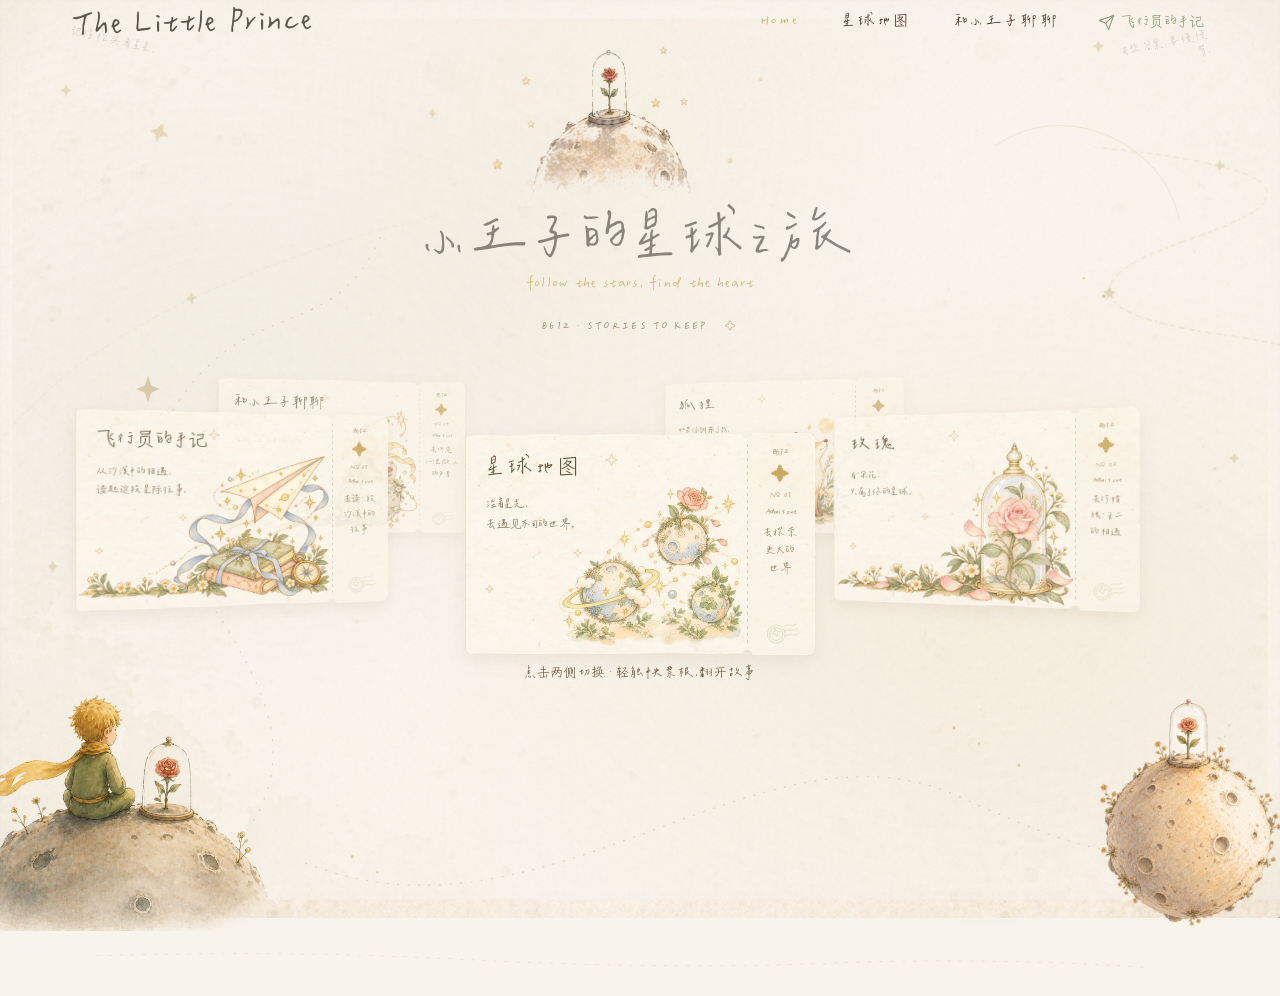
<file: index.html>
<!DOCTYPE html>
<html lang="zh-CN" class="page-home">
<head>
    <meta charset="UTF-8">
    <meta name="viewport" content="width=device-width, initial-scale=1.0">
    <title>Hand-drawn Rose - Little Prince</title>
    <link rel="icon" type="image/png" href="./favicon-pure-rose.png?v=1">
    <link rel="shortcut icon" href="./favicon.ico?v=1">
    <link rel="apple-touch-icon" href="./pure-rose.png?v=4">
    <link rel="preload" href="assets/fonts/b612-pen-ui-v1.woff2" as="font" type="font/woff2" crossorigin>
    <link rel="preload" href="assets/fonts/screenshot-hand-v1.woff2" as="font" type="font/woff2" crossorigin>
    <link rel="stylesheet" href="handwriting.css?v=screenshot-hand-20261026-v1">
    <link rel="stylesheet" href="index-main.css?v=screenshot-hand-20261026-v1">
    <link rel="stylesheet" href="storybook.css?v=b612-pen-20261025-v1">
    <link rel="stylesheet" href="journey-reader.css?v=b612-pen-20261025-v1">
</head>
<body class="page-home">
    <!-- 手绘风格 SVG 滤镜：给线条加轻微抖动，模拟铅笔/钢笔手绘感 -->
    <svg style="position:absolute;width:0;height:0" aria-hidden="true">
        <filter id="b612-sketch-filter" x="-20%" y="-20%" width="140%" height="140%">
            <feTurbulence type="fractalNoise" baseFrequency="0.55" numOctaves="2" seed="7" result="noise" />
            <feDisplacementMap in="SourceGraphic" in2="noise" scale="0.5" xChannelSelector="R" yChannelSelector="G" />
        </filter>
    </svg>
    <div class="paper-texture" aria-hidden="true"></div>
    <div class="paper-creases" aria-hidden="true"></div>
    <div class="companions-layer" aria-hidden="true">
        <!-- 伴生元素：不同 data-speed 形成远近层次（数值越小越“远”） -->
        <span class="companion" data-kind="petal" data-axis="xy" data-speed="0.14" style="--left: 4%; --top: 14vh; --scale: 0.62;"></span>
        <span class="companion" data-kind="petal" data-axis="xy" data-speed="0.18" style="--left: 70%; --top: 30vh; --scale: 0.46; --rot: 6deg; --op: 0.14;"></span>
        <span class="companion" data-kind="cactus" data-axis="y" data-speed="0.28" style="--left: 74%; --top: 96vh; --scale: 0.56;"></span>
        <span class="companion" data-kind="pebble" data-axis="y" data-speed="0.22" style="--left: -8%; --top: 146vh; --scale: 0.52; --op: 0.14;"></span>
        <span class="companion" data-kind="pebble" data-axis="y" data-speed="0.36" style="--left: 54%; --top: 208vh; --scale: 0.66;"></span>
    </div>
    <header>
        <div class="header-container">
            <div class="logo">The Little Prince</div>
            <nav>
                <a href="#home" class="nav-link active" data-page="home">Home</a>
                <a href="#journey" class="nav-link" data-page="journey">星球地图</a>
                <a href="#b612" class="nav-link" data-page="b612">和小王子聊聊</a>
                <button type="button" class="nav-flight-btn" id="openFlightLog" aria-label="打开飞行员的手记" title="飞行员的手记">
                    <svg width="20" height="20" viewBox="0 0 24 24" fill="none" stroke="currentColor" stroke-width="1.6" stroke-linecap="round" stroke-linejoin="round" aria-hidden="true">
                        <path d="M22 2L11 13" />
                        <path d="M22 2l-7 20-4-9-9-4 20-7z" />
                    </svg><span>飞行员的手记</span>
                </button>
            </nav>
        </div>
    </header>

    <div class="container">
        <!-- HOME PAGE -->
        <div id="home" class="page active">
            <div class="home-atlas" aria-hidden="true">
                <svg class="home-atlas__map" viewBox="0 0 1200 800" preserveAspectRatio="none" focusable="false">
                    <path class="home-atlas__route" d="M30 690 C160 760 285 670 240 565 S80 410 165 310 C235 228 310 270 355 175 M280 700 C510 780 715 570 905 645 S1115 705 1165 580"/>
                    <path class="home-atlas__orbit" d="M940 105 C1005 65 1100 102 1115 166"/>
                    <g class="home-atlas__stars" fill="currentColor">
                        <path d="m130 296 3 8 8 3-8 3-3 8-3-8-8-3 8-3Z m855 548 3 9 9 3-9 3-3 9-3-9-9-3 9-3Z m1070 250 2 7 7 2-7 2-2 7-2-7-7-2 7-2Z"/>
                        <circle cx="180" cy="360" r="1.5"/><circle cx="201" cy="374" r="1"/><circle cx="158" cy="337" r="1"/><circle cx="900" cy="588" r="1.6"/><circle cx="924" cy="601" r="1"/><circle cx="962" cy="619" r="1.4"/><circle cx="1024" cy="215" r="1"/><circle cx="1043" cy="230" r="1.6"/><circle cx="325" cy="695" r="1.5"/><circle cx="349" cy="708" r="1"/>
                    </g>
                </svg>
            </div>

            <p class="home-marginal home-marginal--tl" aria-hidden="true">记得抬头看星星。</p>
            <p class="home-marginal home-marginal--tr" aria-hidden="true">有些答案，要慢慢等。</p>
            <header class="home-page__intro">
                <img
                    class="home-top-illustration"
                    src="homebg3-cutout-trim.webp"
                    width="600"
                    height="496"
                    fetchpriority="high"
                    decoding="async"
                    alt=""
                    aria-hidden="true"
                >
                <div class="home-page__tape" style="--tape-tilt: -2deg;">
                    <h1 class="home-page__heading">小王子的星球之旅</h1>
                </div>
                <p class="home-page__subtitle">follow the stars, find the heart</p>
            </header>
            <section class="story-carousel" aria-label="五段故事收藏卡" aria-roledescription="轮播" data-story-carousel>
                <p class="story-carousel__eyebrow">B612 · STORIES TO KEEP <span aria-hidden="true">✧</span></p>
                <div class="story-carousel__stage" id="story-card-stage">
                    <article class="story-ticket story-ticket--blue story-ticket--refined" data-story="journey" aria-label="01 · 星球地图" aria-roledescription="故事卡片" tabindex="0">
                        <div class="story-ticket__body">
                            <img class="story-ticket__art" src="assets/story-cards/journey-v2.webp" width="480" height="600" alt="" draggable="false" decoding="async">
                            <svg class="story-ticket__stardust" aria-hidden="true" viewBox="0 0 280 220"><g fill="none" stroke="currentColor" stroke-width=".7"><path d="m145 20 1.5 4.5 4.5 1.5-4.5 1.5-1.5 4.5-1.5-4.5-4.5-1.5 4.5-1.5Z"/><path d="m23 151 1 3 3 1-3 1-1 3-1-3-3-1 3-1Z"/><path d="m111 115 1 3 3 1-3 1-1 3-1-3-3-1 3-1Z"/></g><g fill="currentColor" opacity=".55"><circle cx="67" cy="186" r=".8"/><circle cx="132" cy="55" r=".7"/><circle cx="18" cy="115" r=".6"/><circle cx="248" cy="21" r="1"/></g></svg>
                            <div class="story-ticket__words">
                                <h2 class="story-ticket__title">星球地图</h2><p class="story-ticket__quote">沿着星光，<br>去遇见不同的世界。</p>

                            </div>
                        </div>
                        <button class="story-ticket__stub" type="button" data-home-action="journey" data-tear="journey" aria-label="撕下星球地图票根并进入">
                            <span class="story-ticket__stub-top">B612</span><span class="story-ticket__stub-star" aria-hidden="true">✦</span>
                            <span class="story-ticket__stub-number">Nº 01</span><span class="story-ticket__admit" lang="en">Admit one</span>
                            <span class="story-ticket__stub-label">去探索<br>更大的<br>世界</span>
                            <svg class="story-ticket__postmark" aria-hidden="true" viewBox="0 0 46 32"><g fill="none" stroke="currentColor" stroke-width=".7"><circle cx="17" cy="16" r="11"/><circle cx="17" cy="16" r="8"/><path d="m15 13 2-3 2 3 3 1-3 2-2 3-1-3-3-2zM28 9q4-2 8 0t9 0M28 15q4-2 8 0t9 0M28 21q4-2 8 0t9 0"/></g></svg>
                        </button>
                        <span class="story-ticket__fibers" aria-hidden="true"></span>
                    </article>
                    <article class="story-ticket story-ticket--blush story-ticket--refined" data-story="rose" aria-label="02 · 玫瑰" aria-roledescription="故事卡片" tabindex="0">
                        <div class="story-ticket__body">
                            <img class="story-ticket__art" src="assets/story-cards/rose-v2.webp" width="480" height="600" alt="" draggable="false" decoding="async">
                            <svg class="story-ticket__stardust" aria-hidden="true" viewBox="0 0 280 220"><g fill="none" stroke="currentColor" stroke-width=".7"><path d="m145 20 1.5 4.5 4.5 1.5-4.5 1.5-1.5 4.5-1.5-4.5-4.5-1.5 4.5-1.5Z"/><path d="m23 151 1 3 3 1-3 1-1 3-1-3-3-1 3-1Z"/><path d="m111 115 1 3 3 1-3 1-1 3-1-3-3-1 3-1Z"/></g><g fill="currentColor" opacity=".55"><circle cx="67" cy="186" r=".8"/><circle cx="132" cy="55" r=".7"/><circle cx="18" cy="115" r=".6"/><circle cx="248" cy="21" r="1"/></g></svg>
                            <div class="story-ticket__words">
                                <h2 class="story-ticket__title">玫瑰</h2><p class="story-ticket__quote">有一朵花，<br>只属于你的星球。</p>

                            </div>
                        </div>
                        <button class="story-ticket__stub" type="button" data-home-action="rose" data-tear="rose" aria-label="撕下玫瑰票根并进入">
                            <span class="story-ticket__stub-top">B612</span><span class="story-ticket__stub-star" aria-hidden="true">✦</span>
                            <span class="story-ticket__stub-number">Nº 02</span><span class="story-ticket__admit" lang="en">Admit one</span>
                            <span class="story-ticket__stub-label">去珍惜<br>独一无二<br>的相遇</span>
                            <svg class="story-ticket__postmark" aria-hidden="true" viewBox="0 0 46 32"><g fill="none" stroke="currentColor" stroke-width=".7"><circle cx="17" cy="16" r="11"/><circle cx="17" cy="16" r="8"/><path d="m15 13 2-3 2 3 3 1-3 2-2 3-1-3-3-2zM28 9q4-2 8 0t9 0M28 15q4-2 8 0t9 0M28 21q4-2 8 0t9 0"/></g></svg>
                        </button>
                        <span class="story-ticket__fibers" aria-hidden="true"></span>
                    </article>
                    <article class="story-ticket story-ticket--wheat story-ticket--refined" data-story="fox" aria-label="03 · 狐狸" aria-roledescription="故事卡片" tabindex="0">
                        <div class="story-ticket__body">
                            <img class="story-ticket__art" src="assets/story-cards/fox-v2.webp" width="480" height="600" alt="" draggable="false" decoding="async">
                            <svg class="story-ticket__stardust" aria-hidden="true" viewBox="0 0 280 220"><g fill="none" stroke="currentColor" stroke-width=".7"><path d="m145 20 1.5 4.5 4.5 1.5-4.5 1.5-1.5 4.5-1.5-4.5-4.5-1.5 4.5-1.5Z"/><path d="m23 151 1 3 3 1-3 1-1 3-1-3-3-1 3-1Z"/><path d="m111 115 1 3 3 1-3 1-1 3-1-3-3-1 3-1Z"/></g><g fill="currentColor" opacity=".55"><circle cx="67" cy="186" r=".8"/><circle cx="132" cy="55" r=".7"/><circle cx="18" cy="115" r=".6"/><circle cx="248" cy="21" r="1"/></g></svg>
                            <div class="story-ticket__words">
                                <h2 class="story-ticket__title">狐狸</h2><p class="story-ticket__quote">如果你驯养了我，<br>我们就会彼此需要。</p>

                            </div>
                        </div>
                        <button class="story-ticket__stub" type="button" data-home-action="fox" data-tear="fox" aria-label="撕下狐狸票根并进入">
                            <span class="story-ticket__stub-top">B612</span><span class="story-ticket__stub-star" aria-hidden="true">✦</span>
                            <span class="story-ticket__stub-number">Nº 03</span><span class="story-ticket__admit" lang="en">Admit one</span>
                            <span class="story-ticket__stub-label">去遇见<br>真正重要<br>的东西</span>
                            <svg class="story-ticket__postmark" aria-hidden="true" viewBox="0 0 46 32"><g fill="none" stroke="currentColor" stroke-width=".7"><circle cx="17" cy="16" r="11"/><circle cx="17" cy="16" r="8"/><path d="m15 13 2-3 2 3 3 1-3 2-2 3-1-3-3-2zM28 9q4-2 8 0t9 0M28 15q4-2 8 0t9 0M28 21q4-2 8 0t9 0"/></g></svg>
                        </button>
                        <span class="story-ticket__fibers" aria-hidden="true"></span>
                    </article>
                    <article class="story-ticket story-ticket--sage story-ticket--refined" data-story="b612" aria-label="04 · 和小王子聊聊" aria-roledescription="故事卡片" tabindex="0">
                        <div class="story-ticket__body">
                            <img class="story-ticket__art" src="assets/story-cards/b612-v2.webp" width="480" height="600" alt="" draggable="false" decoding="async">
                            <svg class="story-ticket__stardust" aria-hidden="true" viewBox="0 0 280 220"><g fill="none" stroke="currentColor" stroke-width=".7"><path d="m145 20 1.5 4.5 4.5 1.5-4.5 1.5-1.5 4.5-1.5-4.5-4.5-1.5 4.5-1.5Z"/><path d="m23 151 1 3 3 1-3 1-1 3-1-3-3-1 3-1Z"/><path d="m111 115 1 3 3 1-3 1-1 3-1-3-3-1 3-1Z"/></g><g fill="currentColor" opacity=".55"><circle cx="67" cy="186" r=".8"/><circle cx="132" cy="55" r=".7"/><circle cx="18" cy="115" r=".6"/><circle cx="248" cy="21" r="1"/></g></svg>
                            <div class="story-ticket__words">
                                <h2 class="story-ticket__title">和小王子聊聊</h2><p class="story-ticket__quote">今天，<br>想和小王子聊些什么？</p>

                            </div>
                        </div>
                        <button class="story-ticket__stub" type="button" data-home-action="b612" data-tear="b612" aria-label="撕下聊天票根并进入">
                            <span class="story-ticket__stub-top">B612</span><span class="story-ticket__stub-star" aria-hidden="true">✦</span>
                            <span class="story-ticket__stub-number">Nº 04</span><span class="story-ticket__admit" lang="en">Admit one</span>
                            <span class="story-ticket__stub-label">去听见<br>心里微小<br>的声音</span>
                            <svg class="story-ticket__postmark" aria-hidden="true" viewBox="0 0 46 32"><g fill="none" stroke="currentColor" stroke-width=".7"><circle cx="17" cy="16" r="11"/><circle cx="17" cy="16" r="8"/><path d="m15 13 2-3 2 3 3 1-3 2-2 3-1-3-3-2zM28 9q4-2 8 0t9 0M28 15q4-2 8 0t9 0M28 21q4-2 8 0t9 0"/></g></svg>
                        </button>
                        <span class="story-ticket__fibers" aria-hidden="true"></span>
                    </article>
                    <article class="story-ticket story-ticket--sage story-ticket--refined" data-story="flight" aria-label="05 · 飞行员的手记" aria-roledescription="故事卡片" tabindex="0">
                        <div class="story-ticket__body">
                            <img class="story-ticket__art" src="assets/story-cards/flight-v2.webp" width="480" height="600" alt="" draggable="false" decoding="async">
                            <svg class="story-ticket__stardust" aria-hidden="true" viewBox="0 0 280 220"><g fill="none" stroke="currentColor" stroke-width=".7"><path d="m145 20 1.5 4.5 4.5 1.5-4.5 1.5-1.5 4.5-1.5-4.5-4.5-1.5 4.5-1.5Z"/><path d="m23 151 1 3 3 1-3 1-1 3-1-3-3-1 3-1Z"/><path d="m111 115 1 3 3 1-3 1-1 3-1-3-3-1 3-1Z"/></g><g fill="currentColor" opacity=".55"><circle cx="67" cy="186" r=".8"/><circle cx="132" cy="55" r=".7"/><circle cx="18" cy="115" r=".6"/><circle cx="248" cy="21" r="1"/></g></svg>
                            <div class="story-ticket__words">
                                <h2 class="story-ticket__title">飞行员的手记</h2><p class="story-ticket__quote">从沙漠中的相遇，<br>读起这段星际往事。</p>

                            </div>
                        </div>
                        <button class="story-ticket__stub" type="button" data-home-action="flight" data-tear="flight" aria-label="撕下飞行员的手记票根并进入">
                            <span class="story-ticket__stub-top">B612</span><span class="story-ticket__stub-star" aria-hidden="true">✦</span>
                            <span class="story-ticket__stub-number">Nº 05</span><span class="story-ticket__admit" lang="en">Admit one</span>
                            <span class="story-ticket__stub-label">去读一段<br>沙漠中的<br>往事</span>
                            <svg class="story-ticket__postmark" aria-hidden="true" viewBox="0 0 46 32"><g fill="none" stroke="currentColor" stroke-width=".7"><circle cx="17" cy="16" r="11"/><circle cx="17" cy="16" r="8"/><path d="m15 13 2-3 2 3 3 1-3 2-2 3-1-3-3-2zM28 9q4-2 8 0t9 0M28 15q4-2 8 0t9 0M28 21q4-2 8 0t9 0"/></g></svg>
                        </button>
                        <span class="story-ticket__fibers" aria-hidden="true"></span>
                    </article>
                </div>
                <div class="story-carousel__controls" role="group" aria-label="故事卡片控制">
                    <button type="button" data-carousel-prev aria-label="上一张故事卡">←</button>
                    <span class="story-carousel__position" aria-live="polite" aria-atomic="true">01 / 05 · 星球地图</span>
                    <button type="button" data-carousel-next aria-label="下一张故事卡">→</button>
                </div>
                <p class="story-carousel__hint" id="story-carousel-hint">点击两侧切换 · 轻触中央票根，翻开故事</p>
            </section>
            <div class="home-footer-art" aria-hidden="true">
            <img
                class="home-journey-cutout"
                data-src="journey-cutout.webp"
                width="1024"
                height="683"
                alt=""
                aria-hidden="true"
            >
            <img
                class="home-right-illustration"
                data-src="assets/home/rose-planet-complete.svg?v=1"
                alt=""
                aria-hidden="true"
                width="1254"
                height="1254"
                decoding="async"
            >
            </div>
            <div class="section-flow" aria-hidden="true">
                <svg viewBox="0 0 1000 70" xmlns="http://www.w3.org/2000/svg" preserveAspectRatio="none">
                    <defs>
                        <path id="sectionFlowMotionPath" d="M 22 18 Q 190 8 338 24 Q 520 44 662 32 Q 808 20 950 40" />
                    </defs>
                    <use class="section-flow__path" href="#sectionFlowMotionPath" />
                    <use class="section-flow__arrow" href="#sectionFlowMotionPath" opacity="0" />
                    <path class="section-flow__arrow" d="M 942 34 L 956 40 L 942 46" />

                    <circle class="section-flow__tail" r="6" cx="22" cy="18">
                        <animateMotion dur="6s" repeatCount="indefinite" keyTimes="0;1" calcMode="linear">
                            <mpath href="#sectionFlowMotionPath"></mpath>
                        </animateMotion>
                        <animate attributeName="opacity" dur="6s" repeatCount="indefinite" values="0;0.65;0.5;0" keyTimes="0;0.12;0.78;1" />
                    </circle>
                    <circle class="section-flow__dot" r="3.5" cx="22" cy="18">
                        <animateMotion dur="6s" repeatCount="indefinite" keyTimes="0;1" calcMode="linear">
                            <mpath href="#sectionFlowMotionPath"></mpath>
                        </animateMotion>
                        <animate attributeName="opacity" dur="6s" repeatCount="indefinite" values="0;1;1;0" keyTimes="0;0.12;0.78;1" />
                    </circle>
                </svg>
                <span class="section-flow__note">往下走，风会带路</span>
            </div>
        </div>

        <!-- JOURNEY PAGE -->
        <div id="journey" class="page">
            <img
                class="journey-left-illustration"
                data-src="journey-cutout.png"
                alt=""
                aria-hidden="true"
                onerror="this.onerror=null;this.src='journey-pictuer-cutout.png';"
            >
            <div class="journey-content">
                <div class="journey-intro">
                    <div class="journey-intro__tape">
                        <h2>The Little Prince's Journey</h2>
                    </div>
                    <p class="journey-intro__subtitle">Follow the stars, find the heart</p>
                    <div class="journey-intro__arc" aria-hidden="true"><span></span>★<span></span></div>
                </div>
                <div class="journey-station-nav" aria-label="旅程站点导航">
                    <a class="journey-station-link" href="#planet-0">B-612</a>
                    <a class="journey-station-link" href="#planet-1">国王</a>
                    <a class="journey-station-link" href="#planet-2">虚荣者</a>
                    <a class="journey-station-link" href="#planet-3">酒鬼星</a>
                    <a class="journey-station-link" href="#planet-4">商人星</a>
                    <a class="journey-station-link" href="#planet-5">点灯人</a>
                    <a class="journey-station-link" href="#planet-6">学者星</a>
                    <a class="journey-station-link" href="#planet-7">地球</a>
                </div>
                <div class="journey-map" id="journeyMap">
                    <svg class="journey-map__svg" id="journeyMapSvg" aria-hidden="true" role="presentation">
                        <defs>
                            <filter id="journeyPathPencil" color-interpolation-filters="sRGB" x="-14%" y="-14%" width="128%" height="128%">
                                <feTurbulence type="fractalNoise" baseFrequency="0.9" numOctaves="2" seed="23" result="journeyNoise" />
                                <feDisplacementMap in="SourceGraphic" in2="journeyNoise" scale="0.9" xChannelSelector="R" yChannelSelector="G" />
                            </filter>
                        </defs>
                        <!-- 手绘感浅灰细虚线 -->
                        <path id="journeyMapRouteBase" fill="none" stroke="rgba(132,126,116,0.10)" stroke-width="1" stroke-linecap="round" stroke-linejoin="round" d="" />
                        <path id="journeyMapRoute" fill="none" stroke="rgba(132,126,116,0.22)" stroke-width="1" stroke-linecap="round" stroke-linejoin="round" stroke-dasharray="2.2 7.8" stroke-opacity="1" filter="url(#journeyPathPencil)" d="" />
                        <!-- 1 -> 8 额外连线：样式与主路线一致（底线 + 虚线） -->
                        <path id="journeyMapRoute18Base" fill="none" stroke="rgba(132,126,116,0.10)" stroke-width="1" stroke-linecap="round" stroke-linejoin="round" d="" />
                        <path id="journeyMapRoute18" fill="none" stroke="rgba(132,126,116,0.22)" stroke-width="1" stroke-linecap="round" stroke-linejoin="round" stroke-dasharray="2.2 7.8" stroke-opacity="1" filter="url(#journeyPathPencil)" d="" />
                    </svg>
                    <span class="journey-map__ship" id="journeyMapShip" aria-hidden="true">✈</span>
                    <div class="journey-map__nodes" id="journeyMapNodes">
                        <button type="button" class="journey-map__node" data-target="planet-0"><span class="journey-map__planet"><img class="journey-map__planet-img" data-src="B612-cutout.png?v=3" alt="01 B612" onerror="this.onerror=null;this.src='B612.png?v=3';"></span><span class="journey-map__name"><b>01</b>B612</span></button>
                        <button type="button" class="journey-map__node" data-target="planet-1"><span class="journey-map__planet"><img class="journey-map__planet-img" data-src="plant+king-cutout.png?v=3" alt="02 国王" onerror="this.onerror=null;this.src='plant+rose.png?v=3';"></span><span class="journey-map__name"><b>02</b>国王</span></button>
                        <button type="button" class="journey-map__node" data-target="planet-2"><span class="journey-map__planet"><img class="journey-map__planet-img" data-src="vain-man-cutout.png?v=3" alt="03 爱慕虚荣者" onerror="this.onerror=null;this.src='plant+rose.png?v=3';"></span><span class="journey-map__name"><b>03</b>爱慕虚荣者</span></button>
                        <button type="button" class="journey-map__node" data-target="planet-3"><span class="journey-map__planet"><img class="journey-map__planet-img" data-src="drunkard.png?v=3" alt="04 酒鬼" onerror="this.onerror=null;this.src='drunkard.png?v=3';"></span><span class="journey-map__name"><b>04</b>酒鬼</span></button>
                        <button type="button" class="journey-map__node" data-target="planet-4"><span class="journey-map__planet"><img class="journey-map__planet-img" data-src="business.png?v=3" alt="05 商人" onerror="this.onerror=null;this.src='business.png?v=3';"></span><span class="journey-map__name"><b>05</b>商人</span></button>
                        <button type="button" class="journey-map__node" data-target="planet-5"><span class="journey-map__planet"><img class="journey-map__planet-img" data-src="lightpeople-cutout.png?v=3" alt="06 点灯人" onerror="this.onerror=null;this.src='lightpeople.png?v=3';"></span><span class="journey-map__name"><b>06</b>点灯人</span></button>
                        <button type="button" class="journey-map__node" data-target="planet-6"><span class="journey-map__planet"><img class="journey-map__planet-img" data-src="geography-cutout.png?v=3" alt="07 地理学家" onerror="this.onerror=null;this.src='geogrophy.png?v=3';"></span><span class="journey-map__name"><b>07</b>地理学家</span></button>
                        <button type="button" class="journey-map__node" data-target="planet-7"><span class="journey-map__planet"><img class="journey-map__planet-img" data-src="back.png?v=3" alt="08 回到初心" onerror="this.onerror=null;this.src='planet-08.png?v=3';"></span><span class="journey-map__name"><b>08</b>回到初心</span></button>
                    </div>
                </div>
                <button type="button" class="journey-start-btn">★ 从第一颗星球开始</button>
                <div class="timeline">
                    <svg class="journey-walkpath" id="journeyWalkSvg" aria-hidden="true" role="presentation">
                        <path id="journeyWalkPath" fill="none" stroke="rgba(120,112,96,0.22)" stroke-width="1" stroke-linecap="round" stroke-linejoin="round" stroke-dasharray="2.2 7.8" d="" />
                    </svg>
                    <div class="timeline-curves" id="timelineCurves" aria-hidden="true"></div>
                <div class="timeline-item" id="planet-0">
                    <div class="timeline-dot"></div>
                    <div class="journey-companions" aria-hidden="true">
                        <span class="journey-companion journey-companion--petal" data-speed="0.06" data-axis="xy" style="left: 5%; top: -8px; --companion-base: rotate(-14deg);">
                            <img data-src="assets/companions/petals.png?v=2" alt="">
                        </span>
                    </div>
                    <div class="timeline-card" onclick="openModal('rose')">
                        <div class="journey-card-media journey-card-media--chapter1" aria-hidden="true">
                            <img data-src="plant+rose.png" alt="" />
                            <div class="chapter-figure-caption">（她在风里轻轻呼吸）</div>
                        </div>
                        <h3>第一章 自己的星球</h3>
                        <p class="narrative">我生活在一个很小很小的星球上，那里只有三座火山和一朵玫瑰。每天清晨，我为她浇水、为她挡风，假装自己什么都懂，其实我只是太害怕失去她... ✎</p>
                        <p class="timeline-thought">“那时的我太年轻，还不懂怎么去爱她。”</p>
                    </div>
                </div>

                <div class="chapter-divider" aria-hidden="true">
                    <span>✦</span><span>✦</span><span>✦</span>
                </div>

                <div class="timeline-item" id="planet-1">
                    <div class="timeline-dot"></div>
                    <div class="journey-companions" aria-hidden="true">
                        <span class="journey-companion journey-companion--cactus" data-speed="0.02" data-axis="y" style="left: 42%; top: 8%; --companion-base: rotate(-5deg);">
                            <img data-src="assets/companions/cactus.png?v=4" alt="">
                        </span>
                        <span class="journey-companion journey-companion--stones" data-speed="0.01" data-axis="y" style="left: 58%; top: 62%; --companion-base: rotate(5deg);">
                            <img data-src="assets/companions/stones.png?v=4" alt="">
                        </span>
                    </div>
                    <div class="timeline-card timeline-card--overflow" onclick="openModal('planets')">
                        <div class="journey-card-media" aria-hidden="true"><img data-src="plant+king.png?v=2" alt="" /></div>
                        <h3>第二章 漫游的开始</h3>
                        <p class="narrative no-indent">后来我离开了自己的星球，在漫长的路上见过国王、自命者、商人和点灯人。他们都很忙，忙到忘了抬头看一眼星空，也忘了问自己为什么要活得这么匆忙... ✉</p>
                        <p class="timeline-thought">“我看着他们匆匆来去，才发现很少有人愿意抬头看星星。”</p>
                        <p class="timeline-overflow-note" aria-hidden="true">（他还在赶路）</p>
                    </div>
                </div>

                <div class="chapter-divider" aria-hidden="true">
                    <span>✦</span><span>✦</span><span>✦</span>
                </div>

                <div class="timeline-item" id="planet-2">
                    <div class="timeline-dot"></div>
                    <div class="timeline-card" onclick="openModal('desert')">
                        <div class="journey-card-media" aria-hidden="true"><img data-src="vain man.png?v=2" alt="" /></div>
                        <h3>第三章 来到地球</h3>
                        <p class="narrative">我降落在了撒哈拉。这里只有一望无际的沙丘和沉默的星星。直到我遇见了一个飞行员，他为我画了一只装在箱子里的羊……沙漠之所以美丽，是因为它在某个地方藏着一口井。 ✎</p>
                        <p class="timeline-thought">“我并不怕孤独，我怕的是没有人真正听懂我。”</p>
                    </div>
                </div>

                <div class="chapter-divider" aria-hidden="true">
                    <span>✦</span><span>✦</span><span>✦</span>
                </div>

                <div class="timeline-item" id="planet-3">
                    <div class="timeline-dot"></div>
                    <div class="timeline-card" onclick="openModal('fox')">
                        <div class="journey-card-media" aria-hidden="true"><img data-src="drunkard.png?v=2" alt="" /></div>
                        <h3>第四章 狐狸的秘密</h3>
                        <p class="narrative no-indent">在麦田边，我遇见了那只狐狸。它让我明白“驯服”不是占有，而是让彼此在世界里有了名字。原来我为玫瑰花费的每一分钟，都是她独一无二的原因... ✉</p>
                        <p class="timeline-thought">“当我愿意靠近你时，我们就会彼此需要，彼此独一无二。”</p>
                    </div>
                </div>

                <div class="chapter-divider" aria-hidden="true">
                    <span>✦</span><span>✦</span><span>✦</span>
                </div>

                <div class="timeline-item" id="planet-4">
                    <div class="timeline-dot"></div>
                    <div class="timeline-card" onclick="openModal('watering')">
                        <div class="journey-card-media" aria-hidden="true"><img data-src="business.png?v=4" alt="" /></div>
                        <h3>第五章 回忆与反思</h3>
                        <p class="narrative">当我准备离开时，我终于懂了：爱不是把对方留在身边，而是愿意为她负责，愿意在她脆弱的时候回头。很多答案都来得太晚，但我还是想把它们写下来... ✎</p>
                        <p class="timeline-thought">“直到离开前我才明白：真正重要的东西，用眼睛是看不见的。”</p>
                    </div>
                </div>

                <div class="chapter-divider" aria-hidden="true">
                    <span>✦</span><span>✦</span><span>✦</span>
                </div>

                <div class="timeline-item" id="planet-5">
                    <div class="timeline-dot"></div>
                    <div class="timeline-card" onclick="openModal('lamplighter')">
                        <div class="journey-card-media" aria-hidden="true"><img data-src="lightpeople.png?v=2" alt="" /></div>
                        <h3>第六章 点灯人的夜</h3>
                        <p class="narrative no-indent">在最小最忙的星球上，点灯人一遍遍点亮又熄灭路灯。他没有时间看风景，却一直守着光的节奏。那一刻我想：也许责任，常常就是在无人注视时依然重复地温柔。 ✦</p>
                        <p class="timeline-thought">“他很累，却没有放弃让黑夜有一点点亮。”</p>
                    </div>
                </div>

                <div class="chapter-divider" aria-hidden="true">
                    <span>✦</span><span>✦</span><span>✦</span>
                </div>

                <div class="timeline-item" id="planet-6">
                    <div class="timeline-dot"></div>
                    <div class="timeline-card" onclick="openModal('scholar')">
                        <div class="journey-card-media" aria-hidden="true"><img data-src="geogrophy.png?v=2" alt="" /></div>
                        <h3>第七章 学者的地图</h3>
                        <p class="narrative">学者知道山川河流的名字，却从不亲自出发。他教会我“记录”很重要，但更重要的是亲眼看见、亲手触碰。地图能标出路，却不能替你走路。 ✎</p>
                        <p class="timeline-thought">“知道很多名字，不等于真正认识这个世界。”</p>
                    </div>
                </div>

                <div class="chapter-divider" aria-hidden="true">
                    <span>✦</span><span>✦</span><span>✦</span>
                </div>

                <div class="timeline-item" id="planet-7">
                    <div class="timeline-dot"></div>
                    <div class="timeline-card" onclick="openModal('return')">
                        <div class="journey-card-media" aria-hidden="true"><img data-src="fox+little-prince.png?v=2" alt="" /></div>
                        <h3>第八章 回到地球</h3>
                        <p class="narrative no-indent">当我再次望向地球，才明白旅程并不是为了离开，而是为了带着新的眼睛回来。狐狸、玫瑰、沙漠与井，都在我心里有了新的位置。故事没有结束，它只是变成了你继续书写的那一页。 ☄</p>
                        <p class="timeline-thought">“真正的归途，是带着爱与责任回到最初的地方。”</p>
                    </div>
                </div>
                </div>
            </div>
            <div class="section-flow" aria-hidden="true">
                <svg viewBox="0 0 1000 70" xmlns="http://www.w3.org/2000/svg" preserveAspectRatio="none">
                    <path class="section-flow__path" d="M 40 44 Q 210 24 360 34 Q 520 46 700 24 Q 820 10 946 22" />
                    <path class="section-flow__star" d="M 934 22 L 938 30 L 946 32 L 940 38 L 942 46 L 934 41 L 926 46 L 928 38 L 922 32 L 930 30 Z" />
                </svg>
                <span class="section-flow__note">下一页：飞行员的手记</span>
            </div>
        </div>

        <div id="b612" class="page">
            <div id="starField" class="star-field" aria-hidden="true"></div>
            <p class="b612-marginal b612-marginal--rose" aria-hidden="true">记得每天给玫瑰浇水。</p>
            <p class="b612-marginal b612-marginal--desert" aria-hidden="true">如果你在沙漠里遇见他…</p>
            <p class="b612-marginal b612-marginal--sunset" aria-hidden="true">第 45 次日落开始了。</p>
            <section class="hero" aria-labelledby="b612-heading">

                <span class="hero-curve" aria-hidden="true"></span>
                <span class="hero-track" aria-hidden="true"></span>
                <span class="hero-star hero-star--a" aria-hidden="true">✦</span>
                <span class="hero-star hero-star--b" aria-hidden="true">✦</span>
                <span class="hero-star hero-star--c" aria-hidden="true">✦</span>
                <span class="hero-star hero-star--d" aria-hidden="true">✦</span>

                <div class="hero-center">
                    <h2 id="b612-heading" class="main-title">如果你爱上了一朵生长在某颗星球上的花。</h2>

                    <div class="divider">
                        <span></span><i class="divider-star" aria-hidden="true">★</i><span></span>
                    </div>

                    <p class="sub-line">那么，夜间仰望星空就会感到甜蜜。</p>

                    <div class="b612-inline-entry" aria-label="和小王子聊聊">
                        <div class="b612-inline-entry__wrap">
                            <textarea id="b612InlineInput" aria-label="和小王子聊聊" class="b612-inline-entry__input" maxlength="4000" rows="4" autocomplete="off" placeholder="今天，想和小王子聊些什么？"></textarea>
                        </div>
                        <button type="button" class="b612-inline-entry__send" id="b612InlineSend" aria-label="告诉小王子">告诉小王子</button>
                    </div>

                    <div class="hero-illustration hero-illustration--complete">
                        <img data-src="assets/b612-planet-completion.webp" width="1536" height="1024" alt="小王子与玻璃罩中的玫瑰坐在完整的水彩星球上" decoding="async">
                    </div>

                    <div class="wish-box b612-mailbox" style="display:none;" aria-hidden="true">
                        <div class="wish-label">在这里，种下你的一点微光</div>
                        <div class="wish-card b612-mailbox__input-wrap">
                            <span></span>
                            <span></span>
                            <span></span>
                            <textarea id="b612MessageInputLegacy" maxlength="4000" rows="4" autocomplete="off"></textarea>
                        </div>
                        <button type="button" class="wish-star b612-mailbox__btn" id="b612PlantStarLegacy" aria-label="发送给小王子">⭐ 发送</button>
                        <p class="b612-mailbox__toast" id="b612ToastLegacy" role="status" aria-live="polite"></p>
                    </div>
                </div>



            </section>

            <div class="section-flow" aria-hidden="true">
                <svg viewBox="0 0 1000 70" xmlns="http://www.w3.org/2000/svg" preserveAspectRatio="none">
                    <path class="section-flow__path" d="M 24 16 Q 220 40 410 22 Q 590 6 760 22 Q 862 30 956 14" />
                    <path class="section-flow__arrow" d="M 946 8 L 958 14 L 946 20" />
                </svg>
                <span class="section-flow__note">抬头看，航线还在延伸</span>
            </div>
        </div>

        <div id="b612StoryModal" class="b612-story-modal" aria-hidden="true" role="dialog" aria-modal="true" aria-labelledby="b612StoryTitle">
            <div class="b612-story-modal__panel">
                <p class="b612-story-modal__chapter" id="b612StoryTitle">B612 · 夜色信箱</p>
                <h3 class="b612-story-modal__title">B612 · 和小王子说话</h3>
                <div class="b612-story-modal__illustration" aria-hidden="true">
                    <img data-src="chapter-cutout.png" alt="">
                    <span class="b612-story-modal__sparkle b612-story-modal__sparkle--s1">✦</span>
                    <span class="b612-story-modal__sparkle b612-story-modal__sparkle--s2">✦</span>
                    <span class="b612-story-modal__sparkle b612-story-modal__sparkle--s3">✦</span>
                    <span class="b612-story-modal__sparkle b612-story-modal__sparkle--s4">✦</span>
                </div>
                <p class="b612-story-modal__guide">把想说的话交给星星吧，小王子会听见。</p>
                <div class="b612-story-modal__composer">
                    <input id="b612MessageInput" class="b612-story-modal__input" maxlength="4000" autocomplete="off" placeholder="今天，想和小王子聊些什么？" />
                    <button type="button" class="b612-story-modal__send" id="b612PlantStar" aria-label="告诉小王子">告诉小王子</button>
                </div>
                <p class="b612-mailbox__toast" id="b612Toast" role="status" aria-live="polite"></p>
            </div>
        </div>

        <div id="b612ChatModal" class="b612-chat-modal" inert aria-hidden="true" role="dialog" aria-modal="true" aria-label="和小王子聊聊">
            <div class="b612-chat-modal__panel">
                <header class="b612-chat-modal__header">
                    <button type="button" class="b612-chat-modal__close" id="b612ChatClose" aria-label="关闭">×</button>
                </header>
                <section class="b612-chat-modal__messages" aria-label="与小王子的对话">
                    <p id="b612GenStatus" class="b612-chat-modal__gen-status" hidden role="status" aria-live="polite"></p>
                    <div class="b612-chat-modal__messages-scroll">
                        <div class="b612-chat__list" id="b612ChatList" role="log" aria-live="polite" aria-relevant="additions"></div>
                        <p class="b612-chat__empty" id="b612ChatEmpty" aria-hidden="true">（写一句话吧）</p>
                    </div>
                </section>
                <aside id="journeyChatTopic" tabindex="-1" aria-label="从星球故事带来的话题" hidden>
                    <div id="journeyChatPrompt">
                        <p class="journey-topic__title" id="journeyChatTopicTitle"></p>
                        <p id="journeyChatTopicText"></p>
                        <div class="journey-topic__actions">
                            <button type="button" id="journeyChatUse">用这个话题</button>
                            <button type="button" id="journeyChatDismiss">暂不聊这个</button>
                        </div>
                        <p id="journeyChatTopicNotice" class="journey-topic__notice" role="status"></p>
                    </div>
                    <button type="button" id="journeyChatReturn">← 回到刚才的星球</button>
                </aside>
                <footer class="b612-chat-modal__footer">
                    <div class="b612-chat-modal__composer">
                        <input id="b612ChatInput" type="text" class="b612-chat-modal__input" maxlength="4000" autocomplete="off" placeholder="继续和小王子聊聊…" title="Enter 发送" />
                        <button type="button" class="b612-chat-modal__send" id="b612ChatSend" aria-label="告诉小王子">告诉小王子</button>
                    </div>
                </footer>
            </div>
        </div>


    </div>

    <!-- JOURNEY CHAPTER MODAL -->
        <div id="journeyChapterModal" class="journey-chapter-modal" inert aria-hidden="true" role="dialog" aria-modal="true" aria-labelledby="journeyChapterTitle">
            <div class="journey-chapter-modal__backdrop" data-journey-modal-close></div>
            <div class="journey-chapter-modal__panel" role="document" tabindex="-1">
                <div class="journey-chapter-modal__card">
                    <button type="button" class="journey-chapter-modal__close" aria-label="关闭" data-journey-modal-close>
                        <span aria-hidden="true">×</span>
                    </button>

                    <div class="journey-chapter-modal__layout">
                        <div class="journey-chapter-modal__left" aria-hidden="true">
                            <img id="journeyChapterImage" class="journey-chapter-modal__image" draggable="false" alt="">
                            <div class="journey-chapter-modal__mist" aria-hidden="true"></div>
                            <p class="journey-reader__caption" id="journeyIllustrationCaption"></p>
                        </div>

                        <div class="journey-chapter-modal__right">
                            <p class="journey-chapter-modal__chapter" id="journeyChapterChapter">Chapter 01</p>
                            <h2 class="journey-chapter-modal__title" id="journeyChapterTitle">自己的星球</h2>
                            <p class="journey-chapter-modal__subtitle" id="journeyChapterSubtitle">B612</p>

                            <div class="journey-chapter-modal__divider" aria-hidden="true">
                                <span class="journey-chapter-modal__divider-line"></span>
                                <span class="journey-chapter-modal__divider-star">★</span>
                                <span class="journey-chapter-modal__divider-line"></span>
                            </div>

                            <div class="journey-chapter-modal__content" id="journeyChapterContent">
                                <div class="journey-chapter-modal__text" id="journeyChapterText"></div>
                                <p class="journey-chapter-modal__quote" id="journeyChapterQuote"></p>
                            </div>

                            <button type="button" class="journey-reader__chat" id="journeyChatEntry">和小王子聊聊这一页</button>

                            <div class="journey-chapter-modal__pager" aria-label="章节分页">
                                <div class="journey-chapter-modal__dots" id="journeyChapterDots" role="group" aria-label="选择星球故事"></div>
                                <div class="journey-chapter-modal__count" aria-live="polite">
                                    <span class="journey-chapter-modal__count-star" aria-hidden="true">★</span>
                                    <span id="journeyChapterIndex">01</span> / <span id="journeyChapterTotal">08</span>
                                    <span class="journey-chapter-modal__count-star" aria-hidden="true">★</span>
                                </div>
                            </div>
                        </div>
                    </div>
                </div>

            </div>
            <div class="journey-chapter-modal__side-nav" aria-label="切换章节">
                <div class="journey-chapter-modal__side journey-chapter-modal__side--prev">
                    <button type="button" class="journey-chapter-modal__side-btn" id="journeyChapterPrev" aria-label="上一章">
                        <span aria-hidden="true">←</span>
                    </button>
                    <span class="journey-chapter-modal__side-label" aria-hidden="true">上一章</span>
                </div>
                <div class="journey-chapter-modal__side journey-chapter-modal__side--next">
                    <button type="button" class="journey-chapter-modal__side-btn" id="journeyChapterNext" aria-label="下一章">
                        <span aria-hidden="true">→</span>
                    </button>
                    <span class="journey-chapter-modal__side-label" aria-hidden="true">下一章</span>
                </div>
            </div>
        </div>

    <!-- FULLSCREEN FLIGHT LOG -->
    <div id="flightLogModal" class="flight-modal" aria-hidden="true" role="dialog" aria-labelledby="flightLogHeading">
        <button type="button" class="flight-modal__close" id="closeFlightLog" aria-label="关闭">×</button>
        <p class="flight-log-marginal flight-log-marginal--l1" aria-hidden="true">“沙子钻进了表盘里，时间好像停了。”</p>
        <p class="flight-log-marginal flight-log-marginal--l2" aria-hidden="true">“水只剩最后三口了，但我一点也不慌。”</p>
        <p class="flight-log-marginal flight-log-marginal--l3" aria-hidden="true">“B612......那是他的家？”</p>
        <p class="flight-log-marginal flight-log-marginal--r1" aria-hidden="true">“他说，大人们真的非常奇怪。”</p>
        <p class="flight-log-marginal flight-log-marginal--r2" aria-hidden="true">“这里的夕阳，没有他的星球好看。<br>我画的盒子，他竟然真的看得到羊。”</p>
        <div class="collectibles" id="collectibles" aria-hidden="true">
            <span class="collectible collectible--soft" data-symbol="⚘">⚘</span>
            <span class="collectible" data-symbol="[ ✉ ]">[ ✉ ]</span>
            <span class="collectible collectible--soft" data-symbol="☁">☁</span>
            <span class="collectible collectible--soft" data-symbol="✦">✦</span>
        </div>
        <div class="flight-modal__scroll" id="flightLogScroll">
            <p class="flight-log-title" id="flightLogHeading">
                <span class="flight-log-title-line">1935 - 坠落与初见</span>
                <span class="flight-log-title-line">1943 - 这一份思念，有了名字</span>
            </p>

            <div class="flight-timeline-wrap">
                <div class="flight-center-line" aria-hidden="true">
                    <svg preserveAspectRatio="none" viewBox="0 0 28 1200" xmlns="http://www.w3.org/2000/svg">
                        <path d="M 14 0 Q 11 100 15 200 Q 12 320 16 440 Q 13 560 15 680 Q 11 800 14 920 Q 16 1040 14 1200" fill="none" stroke="#b2aca2" stroke-width="0.9" stroke-linecap="round" stroke-dasharray="3 6 2 7 4 5" opacity="0.55" />
                        <path d="M 14 40 Q 16 140 12 240 Q 15 360 13 460" fill="none" stroke="#c8c2b6" stroke-width="0.45" stroke-linecap="round" stroke-dasharray="1 8" opacity="0.35" />
                    </svg>
                </div>

                <article class="flight-node flight-node--left flight-node--collage">
                    <svg class="flight-node__marker" viewBox="0 0 24 24" xmlns="http://www.w3.org/2000/svg" aria-hidden="true">
                        <path d="M 11.2 5.8 Q 14 4.5 16.2 6.4 Q 18 9 16.8 12 Q 15.4 14.8 12 15.6 Q 8.2 14.9 6.8 11.2 Q 6 8.2 8.2 6.2 Q 9.6 5 11.2 5.8 Z" fill="none" stroke="#9e988c" stroke-width="0.85" stroke-linejoin="round" opacity="0.75" />
                    </svg>
                    <div class="flight-node__inner" data-flight-reveal>
                        <div class="flight-node__sketch">
                            <img data-src="illustration-1.jpg" alt="撒哈拉的坠落插画">
                            <div class="flight-node__sketch-notes">
                                <p>（这是我能想象出的，宇宙最温柔的起点）</p>
                                <p>（一张画坏了的草图，但我舍不得丢掉）</p>
                                <p>（星星看起来像是一颗发光的糖果）</p>
                            </div>
                        </div>
                        <p class="flight-node__bridge-note" aria-hidden="true">那是他初次提起的星球</p>
                        <div class="flight-node__body flight-node__body--has-strip" data-year-wm="1935">
                            <p class="flight-node__overlap-note" aria-hidden="true">（别碰，墨还没干）</p>
                            <div class="flight-node__date">
                                <span class="flight-node__year-wrap">
                                    <span class="flight-node__year">1935.12</span>
                                    <svg class="flight-node__year-underline" viewBox="0 0 140 12" xmlns="http://www.w3.org/2000/svg" aria-hidden="true">
                                        <path d="M 2 8 Q 32 3 58 8 T 110 6 T 136 8" />
                                    </svg>
                                </span>
                                <span class="flight-node__whisper">坠落与寻找</span>
                            </div>
                            <h2>撒哈拉的坠落</h2>
                            <p class="flight-node__text"><span class="flight-node__ink-breath">引擎熄火的那一刻，世界突然变得好安静。漫天的星辰是我唯一的坐标，那一刻我意识到：远离人群的孤独并不算什么，可怕的是身处人群却无人能懂。</span></p>
                            <p class="flight-node__text">就在最绝望的清晨，我听见一个细小的、像银铃般的声音：“请......给我画一只羊。”</p>
                            <p class="flight-node__text">那个金头发的小人儿，就那样站在沙丘上，仿佛他一直就在那里等我。</p>
                            <p class="flight-node__note">——安托万·德·圣埃克苏佩里真实坠机于撒哈拉，后成为《小王子》开篇原型。</p>
                        </div>
                    </div>
                </article>

                <article class="flight-node flight-node--right flight-node--collage flight-node--cloud">
                    <svg class="flight-node__marker" viewBox="0 0 24 24" xmlns="http://www.w3.org/2000/svg" aria-hidden="true">
                        <path d="M 11.2 5.8 Q 14 4.5 16.2 6.4 Q 18 9 16.8 12 Q 15.4 14.8 12 15.6 Q 8.2 14.9 6.8 11.2 Q 6 8.2 8.2 6.2 Q 9.6 5 11.2 5.8 Z" fill="none" stroke="#9e988c" stroke-width="0.85" stroke-linejoin="round" opacity="0.75" />
                    </svg>
                    <div class="flight-node__inner" data-flight-reveal>
                        <div class="flight-node__sketch flight-node__sketch--paper">
                            <img data-src="illustration-2.jpg" alt="" aria-hidden="true">
                            <p class="flight-node__sketch-caption">（这是一页被风翻到天空里的草稿）<br>（云把思绪揉得很轻，像没写完的话）<br>（星星看起来像铅笔尖蹭出来的亮点）</p>
                        </div>
                        <div class="flight-node__body" data-year-wm="1930">
                            <div class="flight-node__date">
                                <span class="flight-node__year-wrap">
                                    <span class="flight-node__year">1930s</span>
                                    <svg class="flight-node__year-underline" viewBox="0 0 140 12" xmlns="http://www.w3.org/2000/svg" aria-hidden="true">
                                        <path d="M 2 7 Q 36 4 62 7 T 108 5.5 T 136 7.5" />
                                    </svg>
                                </span>
                                <span class="flight-node__whisper">云层与凝望</span>
                            </div>
                            <h2>云端上的观察</h2>
                            <p class="flight-node__text">当我驾驶着那架破旧的飞机穿过云层，底下的城市缩小成了发光的点。</p>
                            <p class="flight-node__text">那些大人们忙着计数、忙着争吵、忙着占领土地，他们拥有数不清的星星，却从未真正看向天空。</p>
                            <p class="flight-node__text">只有孩子知道，最重要的东西，眼睛是看不见的。</p>
                        </div>
                    </div>
                </article>

                <article class="flight-node flight-node--left flight-node--collage">
                    <svg class="flight-node__marker" viewBox="0 0 24 24" xmlns="http://www.w3.org/2000/svg" aria-hidden="true">
                        <path d="M 11.2 5.8 Q 14 4.5 16.2 6.4 Q 18 9 16.8 12 Q 15.4 14.8 12 15.6 Q 8.2 14.9 6.8 11.2 Q 6 8.2 8.2 6.2 Q 9.6 5 11.2 5.8 Z" fill="none" stroke="#9e988c" stroke-width="0.85" stroke-linejoin="round" opacity="0.75" />
                    </svg>
                    <div class="flight-node__inner" data-flight-reveal>
                        <div class="flight-node__sketch">
                            <img data-src="illustration-3.jpg" alt="最后的失踪插画">
                            <div class="flight-node__sketch-notes">
                                <p>（这是最后一次起飞前，风的样子）</p>
                                <p>（海雾把航线揉皱了，像一张旧纸）</p>
                                <p>（我把告别，轻轻折进了星光里）</p>
                            </div>
                        </div>
                        <div class="flight-node__body" data-year-wm="1944">
                            <div class="flight-node__date">
                                <span class="flight-node__year-wrap">
                                    <span class="flight-node__year">1944.07</span>
                                    <svg class="flight-node__year-underline" viewBox="0 0 140 12" xmlns="http://www.w3.org/2000/svg" aria-hidden="true">
                                        <path d="M 2 8 Q 30 4 56 8 T 104 6 T 134 8" />
                                    </svg>
                                </span>
                                <span class="flight-node__whisper">告别与星辰</span>
                            </div>
                            <h2>最后的失踪</h2>
                            <p class="flight-node__text">1944年7月31日，最后一次起飞。我没有留下任何告别，就像那个离开地球的小男孩一样。</p>
                            <p class="flight-node__text">如果有人在夜里看向星空，请记得：其中一颗星上住着我的玫瑰，另一颗星上，藏着我的飞机。</p>
                            <p class="flight-node__text">我只是回到了我该去的地方。</p>
                            <p class="flight-node__note">——执行侦察任务时于地中海上空失踪。</p>
                        </div>
                    </div>
                </article>
            </div>
            <p class="flight-log-closing">“如果你刚好路过那里，请写信告诉我，他回来了。”</p>
        </div>
    </div>

    <!-- MODAL -->
    <div id="storyModal" class="modal">
        <div class="modal-content">
            <button class="modal-close" onclick="closeModal()">×</button>
            <div class="modal-header">
                <h2 class="modal-title" id="modalTitle"></h2>
            </div>
            <div id="modalBody"></div>
        </div>
    </div>

    <div id="foxTamingModal" class="fox-taming-modal" aria-hidden="true" role="dialog" aria-modal="true" aria-labelledby="foxStepTitle">
        <div class="fox-taming-modal__backdrop" data-fox-action="close"></div>
        <div class="fox-taming-modal__panel" role="document">
            <button type="button" class="fox-taming-modal__close" aria-label="关闭" data-fox-action="close">×</button>
            <span class="fox-taming-modal__decor fox-taming-modal__decor--star-a" aria-hidden="true">✦</span>
            <span class="fox-taming-modal__decor fox-taming-modal__decor--star-c" aria-hidden="true">❀</span>
            <div id="foxStepContainer" class="fox-taming-modal__content"></div>
            <p id="foxModalToast" class="fox-toast" role="status" aria-live="polite"></p>
        </div>
    </div>

    <div id="replyModal" class="reply-slip-anchor" aria-hidden="true">
        <div class="reply-slip" role="dialog" aria-label="回信便签" tabindex="-1">
            <div class="reply-slip__fall" id="replySlipFall">
                <div class="reply-slip__panel">
                    <div class="reply-slip__inner" id="replySlipInner">
                        <div class="reply-slip__letter">
                            <p id="replyModalUserText" class="reply-slip__body reply-slip__body--user"></p>
                            <p id="replyModalReplyText" class="reply-slip__body reply-slip__body--reply"></p>
                        </div>
                        <button type="button" class="reply-slip__rose" id="replyModalRose" aria-label="收起便签">
                            <img
                                class="reply-slip__rose-img"
                                data-src="pure-rose.png?v=2"
                                alt=""
                                loading="eager"
                                decoding="async"
                                draggable="false"
                                onerror="this.onerror=null;this.src='pure-rose.svg';"
                            />
                        </button>
                    </div>
                </div>
            </div>
        </div>
    </div>


    <div id="b612PostcardCaptureRoot" aria-hidden="true">
        <div class="b612-postcard-cap__header">
            <p class="b612-postcard-cap__kicker">B612 · STAR MAIL</p>
            <p class="b612-postcard-cap__title">星际电报</p>
        </div>
        <div class="b612-postcard-cap__art">
            <img
                id="b612PostcardTplImg"
                data-src="head-avatar.webp"
                alt=""
                width="96"
                height="96"
                decoding="async"
            />
        </div>
        <div id="b612PostcardBody" class="b612-postcard-cap__body"></div>
        <div class="b612-postcard-cap__footer">
            <span id="b612PostcardTplDate" class="b612-postcard-cap__date"></span>
            <span class="b612-postcard-cap__site">✦ little-prince.xyz</span>
        </div>
    </div>

    <div id="b612PostcardModal" class="b612-postcard-modal" aria-hidden="true" role="dialog" aria-modal="true" aria-labelledby="b612PostcardModalTitle">
        <div class="b612-postcard-modal__backdrop" id="b612PostcardModalBackdrop" aria-hidden="true"></div>
        <div class="b612-postcard-modal__panel" role="document">
            <h3 id="b612PostcardModalTitle" class="b612-postcard-modal__title">你的星际明信片</h3>
            <div id="b612PostcardPreviewHost" class="b612-postcard-modal__preview"></div>
            <div class="b612-postcard-modal__actions">
                <button type="button" class="b612-postcard-modal__save" id="b612PostcardSaveBtn">保存图片</button>
                <button type="button" id="b612PostcardCloseBtn">关闭</button>
            </div>
        </div>
    </div>

    <script src="memory-api.js?v=1" defer></script>
    <script src="index-main.js?v=rose-book-20261030" defer></script>
    <script src="story-cards.js?v=chat-20261024" defer></script>
</body>
</html>
</file>
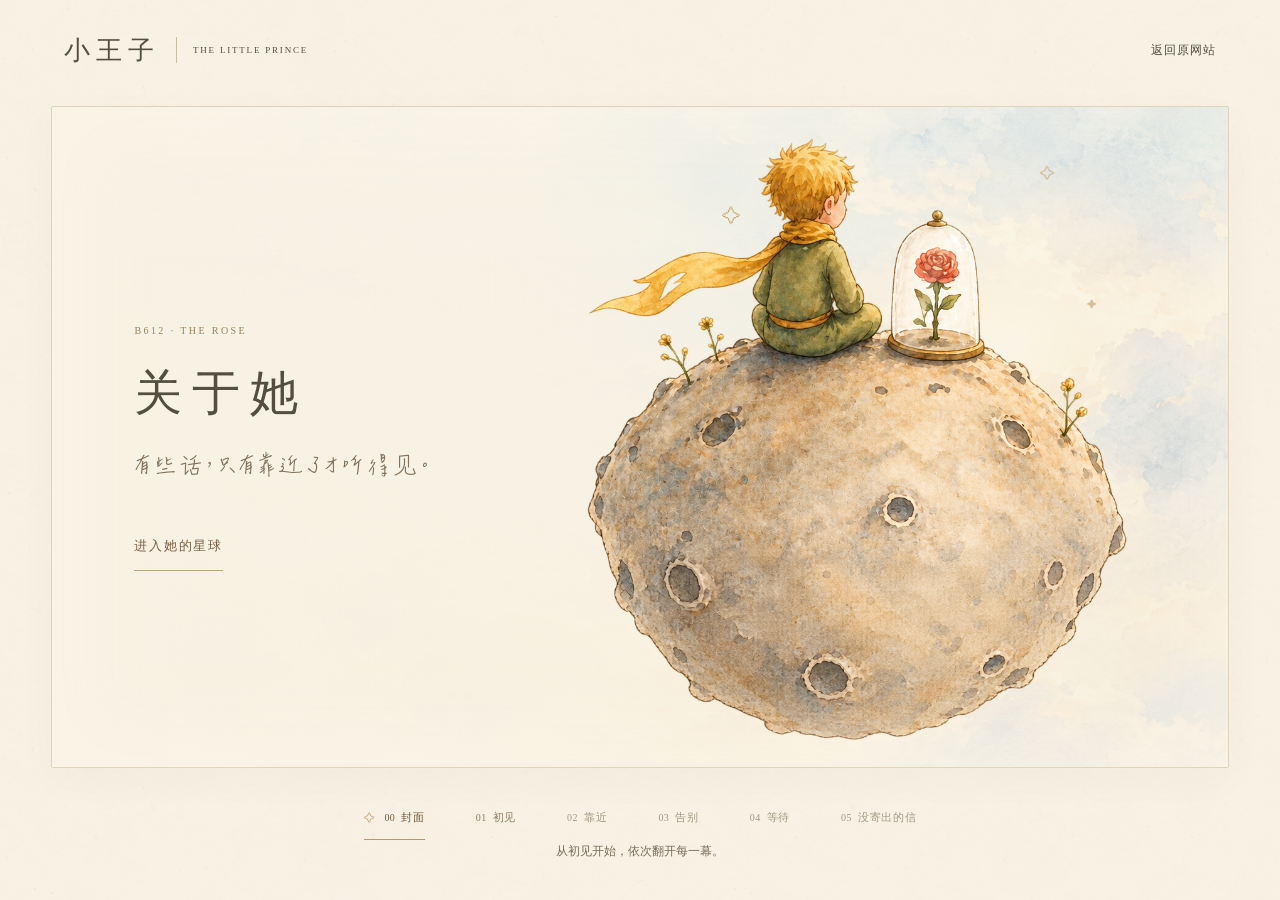
<file: preview/index.html>
<!doctype html>
<html lang="zh-CN">
<head>
  <meta charset="utf-8">
  <meta name="viewport" content="width=device-width, initial-scale=1">
  <meta name="theme-color" content="#f7f1e4">
  <title>00 · 关于她 — 小王子互动绘本</title>
  <link rel="icon" href="../favicon-rose.svg" type="image/svg+xml">
  <link rel="stylesheet" href="../handwriting.css">
  <link rel="stylesheet" href="cover.css?v=polish-20261029">
  <script defer src="cover.js?v=webp-20261030"></script>
</head>
<body data-cover-phase="ready">
  <header class="page-masthead">
    <a class="wordmark" href="../index.html" aria-label="小王子，返回原网站">小王子 <span>THE LITTLE PRINCE</span></a>
    <a class="back-link" href="../index.html"> 返回原网站</a>
  </header>
  <main class="cover-shell">
    <section class="cover" id="cover" aria-labelledby="cover-title">
      <div class="cover-wash" aria-hidden="true"></div>
      <div class="cover-mist" aria-hidden="true"></div>
      <div class="cover-stars" aria-hidden="true"><span>✧</span><span>✦</span><span>✧</span></div>
      <div class="cover-copy">
        <p class="eyebrow">B612 · THE ROSE</p>
        <h1 id="cover-title">关于她</h1>
        <p class="subtitle">有些话，只有靠近了才听得见。</p>
        <a class="enter" href="first-meeting.html" data-enter-story><span>进入她的星球</span></a>
      </div>
      <figure class="cover-art" id="cover-art">
        <div class="art-reveal"><div class="cover-camera" id="cover-camera">
          <img class="planet-art" id="planet-art" src="../assets/b612-planet-completion.png" width="1536" height="1024" fetchpriority="high" alt="金发、灰绿色衣服与暖黄围巾的小王子，坐在布满陨石坑的 B612 星球上，望着金边玻璃罩中的盛开玫瑰。">
          <span class="glass-reflection" aria-hidden="true"></span>
        </div></div>
      </figure>
      <p class="art-error" id="art-error" role="status" hidden>插画暂未载入，你仍可以进入故事。</p>
    </section>
    <nav class="cover-nav" aria-label="六幕目录">
      <ol class="contents">
        <li class="is-current"><a href="index.html" aria-current="page"><span>00</span> 封面</a></li>
        <li class="is-available"><a href="first-meeting.html" data-enter-story><span>01</span> 初见</a></li>
        <li><span><b>02</b> 靠近</span></li>
        <li><span><b>03</b> 告别</span></li>
        <li><span><b>04</b> 等待</span></li>
        <li><span><b>05</b> 没寄出的信</span></li>
      </ol>
      <p class="contents-hint">从初见开始，依次翻开每一幕。</p>
    </nav>
    <p class="sr-only" id="entry-status" role="status" aria-live="polite"></p>
    <details class="cover-debug" id="cover-debug" hidden><summary>开发调试 · 独立封面预览</summary><p>当前插画直接复用原项目 assets/b612-planet-completion.png，未修改原图。六幕可依次体验。点击后，一页带有柔和弧度的奶油色纸面从右向左轻轻翻过，约 1.6 秒进入清晨。插画不缩放、不平移；Esc 可取消，减少动画模式直接进入。此说明仅在 ?debug=1 时显示。</p></details>
  </main>
  <div class="cover-transition" aria-hidden="true">
    <svg class="page-turn" viewBox="0 0 1000 1000" preserveAspectRatio="none" xmlns="http://www.w3.org/2000/svg">
      <defs>
        <path id="turn-paper-shape" d="M 8 -120 C 102 240 -138 680 8 1120 L 1600 1120 L 1600 -120 Z"/>
        <clipPath id="turn-paper-clip"><use href="#turn-paper-shape"/></clipPath>
        <filter id="turn-soft-shadow" x="-100%" y="-20%" width="300%" height="140%" color-interpolation-filters="sRGB">
          <feGaussianBlur stdDeviation="13"/>
        </filter>
        <linearGradient id="turn-paper-light" x1="-80" y1="0" x2="165" y2="0" gradientUnits="userSpaceOnUse">
          <stop offset="0" stop-color="#b5a58b" stop-opacity=".10"/>
          <stop offset=".32" stop-color="#fffdf4" stop-opacity=".46"/>
          <stop offset=".67" stop-color="#fffdf4" stop-opacity=".16"/>
          <stop offset="1" stop-color="#fffdf4" stop-opacity="0"/>
        </linearGradient>
      </defs>
      <g class="turn-sheet">
        <path class="turn-shadow" d="M 8 -120 C 102 240 -138 680 8 1120" fill="none" stroke="#706348" stroke-opacity=".12" stroke-width="22" filter="url(#turn-soft-shadow)"/>
        <use href="#turn-paper-shape" fill="#f7f1e4"/>
        <g clip-path="url(#turn-paper-clip)">
          <image href="assets/watercolor/dawn-sky-v1.png" x="-100" y="-120" width="1700" height="1240" preserveAspectRatio="xMidYMid slice" opacity=".14"/>
          <image href="../assets/mailbox/paper-texture.webp" x="-100" y="-120" width="1700" height="1240" preserveAspectRatio="xMidYMid slice" opacity=".10"/>
          <rect x="-100" y="-120" width="1700" height="1240" fill="url(#turn-paper-light)"/>
        </g>
      </g>
    </svg>
  </div>
</body>
</html>
</file>
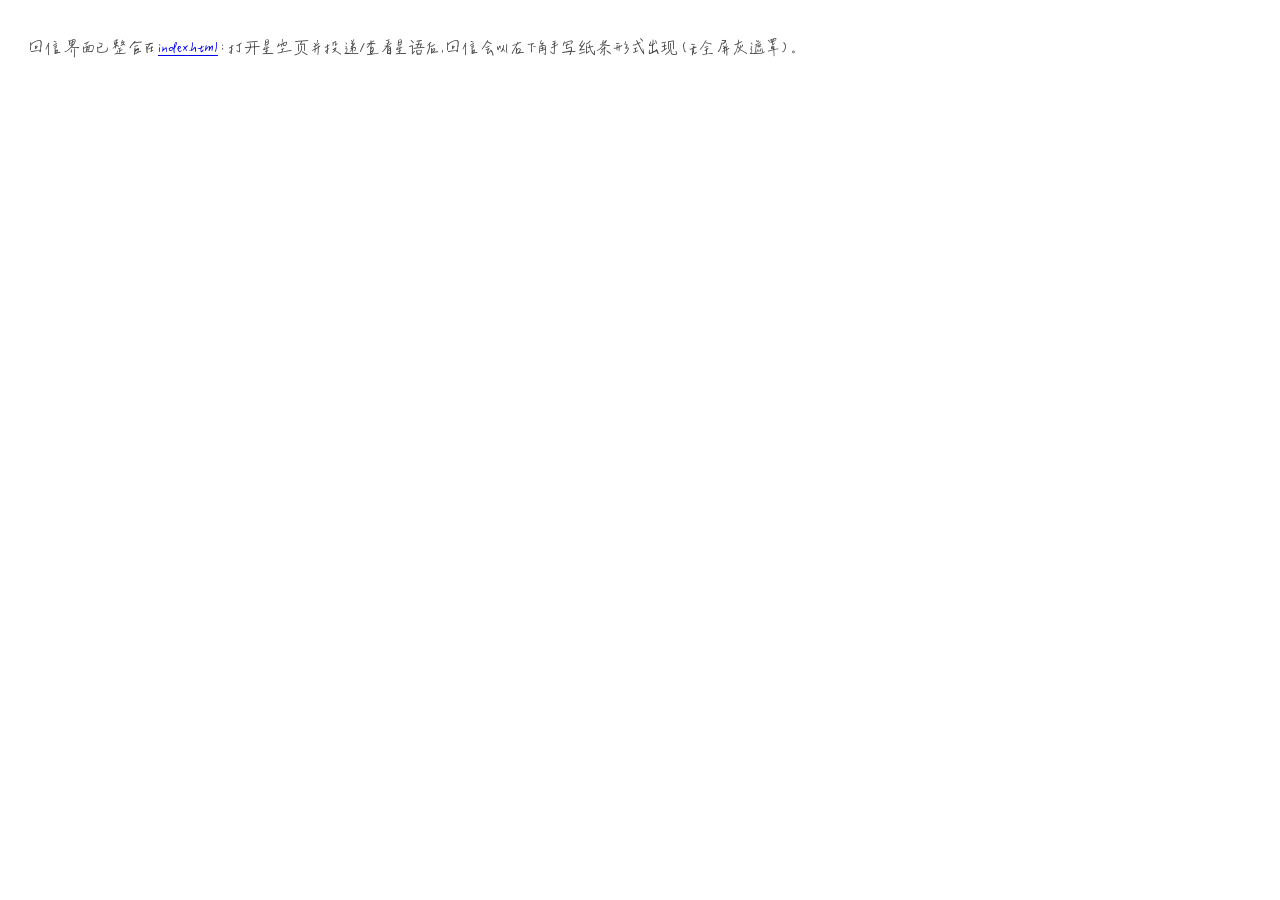
<file: chat.html>
<!DOCTYPE html>
<html lang="zh-CN">
<head>
    <meta charset="UTF-8" />
    <meta name="viewport" content="width=device-width, initial-scale=1.0" />
    <title>回信</title>
    <link rel="preload" href="assets/fonts/screenshot-hand-v1.woff2" as="font" type="font/woff2" crossorigin>
    <link rel="stylesheet" href="handwriting.css?v=screenshot-hand-20261026-v1">
</head>
<body>
    <p style="padding: 1.25rem; line-height: 1.6; color: #444">
        回信界面已整合在 <a href="index.html">index.html</a>：打开星空页并投递/查看星语后，回信会以<strong>右下角手写纸条</strong>形式出现（无全屏灰遮罩）。
    </p>
</body>
</html>
</file>
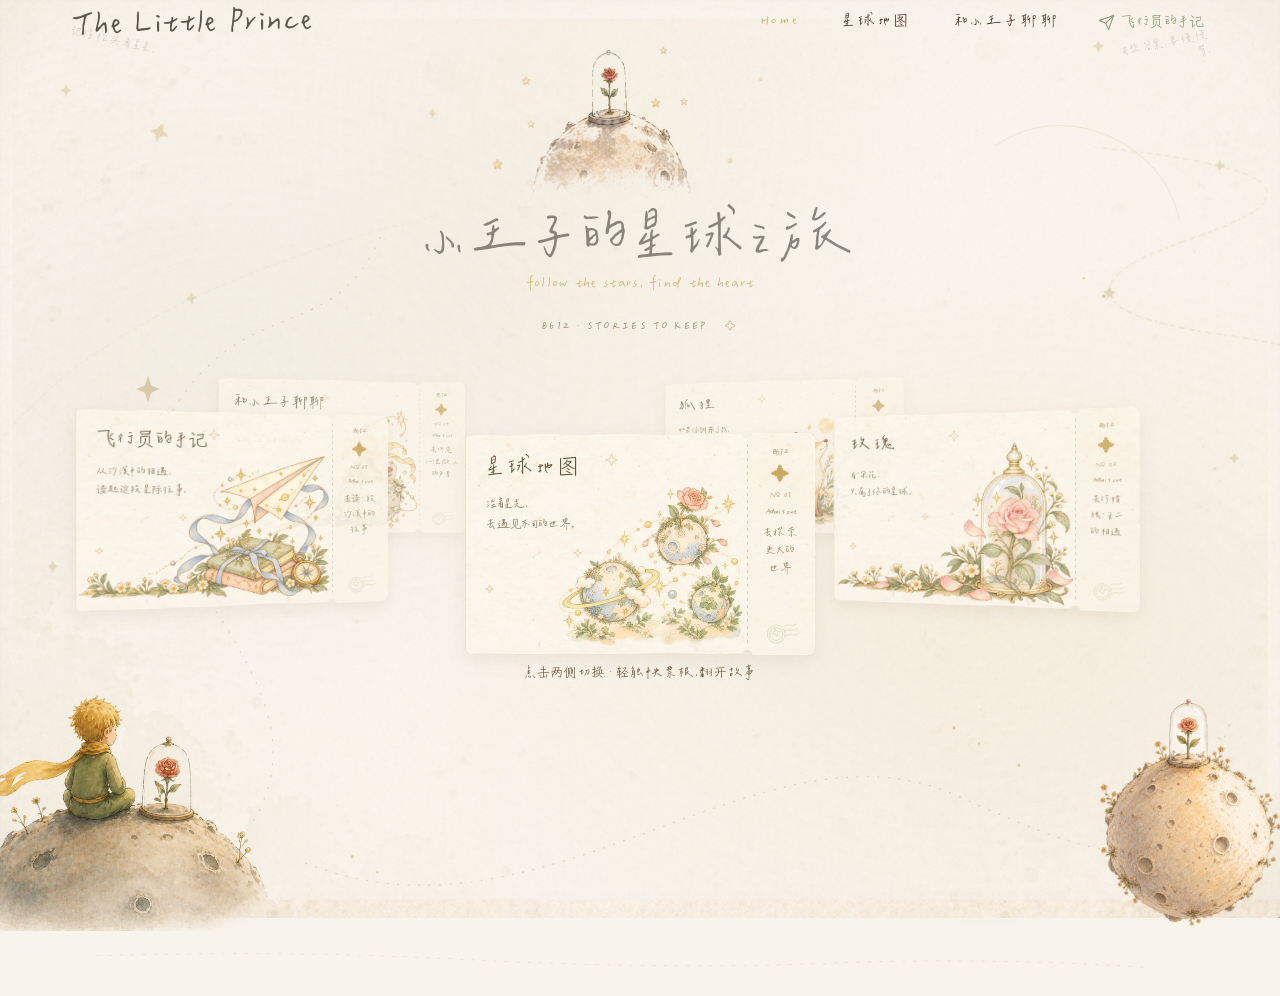
<file: little-prince-website 2.html>
<!doctype html>
<html lang="zh-CN">
<head>
  <meta charset="UTF-8" />
  <meta name="viewport" content="width=device-width, initial-scale=1.0" />
  <title>页面已迁移</title>
  <meta http-equiv="refresh" content="0; url=./index.html" />
  <script>
    location.replace('./index.html');
  </script>
  <style>
    body {
      margin: 0;
      font-family: -apple-system, BlinkMacSystemFont, "Segoe UI", "PingFang SC", "Microsoft YaHei", sans-serif;
      background: #f8f6f0;
      color: #5f6f5f;
      display: grid;
      place-items: center;
      min-height: 100vh;
    }
    .card {
      padding: 20px 24px;
      border: 1px solid #d9decf;
      border-radius: 12px;
      background: #fffefb;
    }
    a { color: #6b8b6b; }
  </style>
</head>
<body>
  <div class="card">
    页面已迁移到 <a href="./index.html">index.html</a>，正在自动跳转...
  </div>
</body>
</html>
<!DOCTYPE html>
<html lang="zh-CN">
<head>
    <meta charset="UTF-8">
    <meta name="viewport" content="width=device-width, initial-scale=1.0">
    <title>Hand-drawn Rose - Little Prince</title>
    <link rel="preconnect" href="https://fonts.googleapis.com">
    <link rel="preconnect" href="https://fonts.gstatic.com" crossorigin>
    <link href="https://fonts.googleapis.com/css2?family=Kalam:wght@300;400&family=Long+Cang&family=Ma+Shan+Zheng&family=Noto+Serif+SC:wght@400;600&display=swap" rel="stylesheet">
    <style>
        * {
            margin: 0;
            padding: 0;
            box-sizing: border-box;
        }

        :root {
            --primary-color: #8b9b7a;
            --secondary-color: #d4c5b9;
            --accent-color: #c4a69d;
            --text-dark: #2c2c2c;
            --text-light: #6b6b6b;
            --bg-light: #f5f3f0;
            --bg-white: #fefdfb;
        }

        body {
            font-family: 'Comic Sans MS', 'Segoe Print', 'Brush Script MT', 'Microsoft YaHei', cursive;
            background-color: #f4f1ea;
            color: var(--text-dark);
            line-height: 1.8;
            min-height: 100vh;
            transition: background-color 0.3s ease, color 0.3s ease;
        }

        /* 沉浸式：自定义鼠标（SVG 优先，PNG/系统指针回退） */
        html,
        body {
            cursor: url('assets/cursor-rose.svg') 8 8, url('assets/cursor-rose.png') 8 8, auto;
        }

        a,
        button,
        [role="button"],
        .nav-flight-btn,
        .scene-card,
        .timeline-card,
        .read-more {
            cursor: url('assets/cursor-rose.svg') 8 8, url('assets/cursor-rose.png') 8 8, pointer;
        }

        /* 伴生元素层：滚动视差带来空间深度 */
        .companions-layer {
            position: absolute;
            inset: 0;
            z-index: 4;
            pointer-events: none;
            overflow: hidden;
        }

        .companion {
            position: absolute;
            left: var(--left, 10%);
            top: var(--top, 40vh);
            width: var(--w, 28px);
            height: var(--h, 28px);
            opacity: var(--op, 0.32);
            filter: blur(var(--blur, 0px));
            transform: translate3d(var(--parallax-x, 0px), var(--parallax-y, 0px), 0) rotate(var(--rot, 0deg)) scale(var(--scale, 1));
            transform-origin: center;
            will-change: transform;
            background-image: var(--img, none);
            background-repeat: no-repeat;
            background-size: contain;
            background-position: center;
        }

        /* stone.png 裁切占位：你把素材放进 assets/stone.png 后，可按需要微调 bx/by/w/h */
        /* 这张 stone.png 是一整张插画，所以用“裁切窗口”截取其中区域 */
        .companion[data-kind="petal"] {
            --w: 220px;
            --h: 180px;
            --op: 0.22;
            --blur: 0.25px;
            --rot: -6deg;
            --img: url('assets/companions/petals.png');
        }

        .companion[data-kind="cactus"] {
            --w: 240px;
            --h: 220px;
            --op: 0.18;
            --blur: 0.35px;
            --rot: 4deg;
            --img: url('assets/companions/cactus.png');
        }

        .companion[data-kind="pebble"] {
            --w: 360px;
            --h: 260px;
            --op: 0.20;
            --blur: 0.2px;
            --rot: 0deg;
            --img: url('assets/companions/stones.png');
        }

        @media (prefers-reduced-motion: reduce) {
            .companion {
                transform: translate3d(0, 0, 0) rotate(var(--rot, 0deg)) scale(var(--scale, 1));
                transition: none;
            }
        }

        /* 纸张质感：微小噪点 + 纤维 */
        .paper-texture {
            position: fixed;
            inset: 0;
            z-index: 0;
            pointer-events: none;
            background:
                radial-gradient(circle at 12% 16%, rgba(255, 255, 255, 0.16) 0 1px, transparent 1.2px),
                radial-gradient(circle at 78% 66%, rgba(126, 120, 108, 0.08) 0 0.8px, transparent 1.1px),
                radial-gradient(circle at 34% 72%, rgba(255, 255, 255, 0.14) 0 1px, transparent 1.2px),
                repeating-linear-gradient(102deg, rgba(130, 122, 108, 0.018) 0 1px, transparent 1px 7px),
                repeating-linear-gradient(12deg, rgba(255, 255, 255, 0.018) 0 1px, transparent 1px 8px);
            background-size: 140px 140px, 160px 160px, 180px 180px, 12px 12px, 14px 14px;
            opacity: 0.55;
            filter: contrast(120%) brightness(100%);
        }

        /* 纸张折痕 + 翘边内阴影 */
        .paper-creases {
            position: fixed;
            inset: 0;
            z-index: 0;
            pointer-events: none;
            box-shadow:
                inset 0 0 0 1px rgba(175, 164, 142, 0.08),
                inset 0 0 36px rgba(110, 100, 80, 0.05);
            background:
                linear-gradient(132deg, rgba(124, 112, 90, 0.13), transparent 44%) top left / 130px 130px no-repeat,
                linear-gradient(228deg, rgba(124, 112, 90, 0.11), transparent 45%) top right / 130px 130px no-repeat,
                linear-gradient(42deg, rgba(124, 112, 90, 0.11), transparent 45%) bottom left / 130px 130px no-repeat,
                linear-gradient(-42deg, rgba(124, 112, 90, 0.13), transparent 44%) bottom right / 130px 130px no-repeat;
            opacity: 0.28;
        }

        /* 透气感水印：极低透明大符号 */
        .paper-watermarks {
            position: fixed;
            inset: 0;
            z-index: 0;
            pointer-events: none;
            overflow: hidden;
        }

        .paper-watermark {
            position: absolute;
            user-select: none;
            line-height: 1;
            opacity: 0.03;
            color: #8f8572;
            filter: blur(1.1px);
            transform-origin: center;
            white-space: nowrap;
        }

        .paper-watermark--rose {
            left: 6%;
            top: 12%;
            font-size: clamp(120px, 18vw, 220px);
            transform: rotate(-14deg);
            font-family: 'Ma Shan Zheng', 'Noto Serif SC', serif;
        }

        .paper-watermark--b612 {
            right: 4%;
            bottom: 10%;
            font-size: clamp(110px, 16vw, 210px);
            transform: rotate(11deg);
            font-family: 'Long Cang', 'Ma Shan Zheng', serif;
            letter-spacing: 0.08em;
        }

        header,
        nav a,
        .logo,
        .scene-card,
        .scene-title,
        .timeline-card,
        .timeline-card h3,
        .read-more,
        .b612-mailbox__input-wrap {
            transition: color 2.5s ease, border-color 2.5s ease, background-color 2.5s ease, box-shadow 2.5s ease;
        }

        header {
            background: rgba(255, 253, 251, 0.95);
            backdrop-filter: blur(10px);
            border-bottom: 1px solid rgba(139, 155, 122, 0.1);
            padding: 1.5rem 0;
            position: sticky;
            top: 0;
            z-index: 100;
            box-shadow: 0 2px 8px rgba(0, 0, 0, 0.05);
        }

        .header-container {
            max-width: 1200px;
            margin: 0 auto;
            padding: 0 2rem;
            display: flex;
            justify-content: space-between;
            align-items: center;
        }

        .logo {
            font-size: 1.5rem;
            font-weight: 500;
            color: var(--primary-color);
            letter-spacing: 1px;
        }

        nav {
            display: flex;
            gap: 2rem;
            align-items: center;
        }

        .nav-flight-btn {
            display: flex;
            align-items: center;
            justify-content: center;
            width: 42px;
            height: 42px;
            margin: -0.25rem 0 -0.25rem 0.25rem;
            padding: 0;
            border: 1px solid rgba(139, 155, 122, 0.25);
            border-radius: 50%;
            background: rgba(255, 253, 251, 0.9);
            color: var(--primary-color);
            cursor: pointer;
            transition: color 0.25s ease, border-color 0.25s ease, transform 0.25s ease, box-shadow 0.25s ease;
        }

        .nav-flight-btn:hover {
            border-color: var(--primary-color);
            transform: translateY(-2px);
            box-shadow: 0 4px 12px rgba(139, 155, 122, 0.15);
        }

        .nav-flight-btn svg {
            display: block;
        }

        nav a {
            text-decoration: none;
            color: var(--text-dark);
            font-weight: 400;
            padding: 0.5rem 0;
            border-bottom: 2px solid transparent;
            transition: all 0.3s ease;
            font-size: 0.95rem;
        }

        nav a:hover,
        nav a.active {
            color: var(--primary-color);
            border-bottom-color: var(--primary-color);
        }

        .container {
            max-width: 1200px;
            margin: 0 auto;
            padding: 2rem;
            padding-bottom: 3.25rem;
            position: relative;
            z-index: 2;
        }

        .container::before {
            content: '';
            position: absolute;
            inset: 0.35rem 0.45rem 0.35rem 0.45rem;
            border-radius: 10px;
            pointer-events: none;
            box-shadow:
                inset 0 0 26px rgba(108, 96, 76, 0.045),
                inset 0 0 0 1px rgba(156, 142, 118, 0.05);
            z-index: 0;
        }

        /* 页面右下角：折角线 + 极淡「未完待续」 */
        .page-corner-fold {
            position: absolute;
            right: 0.65rem;
            bottom: 0.5rem;
            width: 58px;
            height: 58px;
            pointer-events: none;
            z-index: 1;
        }

        .page-corner-fold__svg {
            position: absolute;
            right: 0;
            bottom: 0;
            width: 58px;
            height: 58px;
            overflow: visible;
        }

        .page-corner-fold__hint {
            position: absolute;
            right: 0.05rem;
            bottom: 1.65rem;
            font-family: 'Noto Serif SC', 'Songti SC', serif;
            font-size: 0.56rem;
            font-style: italic;
            font-weight: 400;
            letter-spacing: 0.12em;
            color: rgba(82, 78, 70, 0.26);
            white-space: nowrap;
            transform: rotate(-9deg);
            transform-origin: 100% 100%;
        }

        /* 右下角：星际收藏盒入口（简笔画木盒） */
        .memory-trigger {
            position: fixed;
            right: 1.05rem;
            bottom: 0.95rem;
            z-index: 260;
            width: 54px;
            height: 54px;
            border: none;
            background: transparent;
            cursor: pointer;
            padding: 0;
            color: rgba(96, 88, 74, 0.62);
            transition: transform 0.25s ease, color 0.25s ease, filter 0.25s ease;
        }

        .memory-trigger:hover {
            color: rgba(86, 98, 74, 0.86);
            transform: translateY(-2px) rotate(-1.5deg);
            filter: drop-shadow(0 6px 14px rgba(86, 78, 60, 0.14));
        }

        .memory-trigger svg {
            width: 100%;
            height: 100%;
            display: block;
        }

        /* 星际收藏盒：遮罩 + 毛边纸卡片 */
        .memory-modal {
            display: none;
            position: fixed;
            inset: 0;
            z-index: 2400;
            background: rgba(32, 30, 26, 0.26);
            backdrop-filter: blur(8px);
            -webkit-backdrop-filter: blur(8px);
            padding: 5vh 1.25rem;
            box-sizing: border-box;
        }

        .memory-modal.active {
            display: flex;
            align-items: center;
            justify-content: center;
            animation: fadeIn 0.25s ease;
        }

        .memory-card {
            position: relative;
            width: min(860px, 92vw);
            max-height: 86vh;
            overflow: hidden;
            background: #f3efe4;
            color: rgba(56, 52, 46, 0.88);
            padding: 2.1rem 2.2rem 2rem;
            box-shadow: 0 26px 80px rgba(0, 0, 0, 0.28);
            clip-path: polygon(
                1.5% 3%,
                5% 1.2%,
                12% 2%,
                18% 0.8%,
                28% 2.2%,
                36% 1%,
                48% 2.6%,
                58% 1.4%,
                70% 2.4%,
                82% 1.2%,
                95% 2.2%,
                98.5% 6%,
                97.2% 14%,
                99.2% 24%,
                97.6% 34%,
                99% 46%,
                97.3% 58%,
                99.1% 70%,
                97.6% 82%,
                99% 92%,
                95.8% 98%,
                86% 97.2%,
                74% 98.6%,
                62% 97.4%,
                48% 98.4%,
                34% 97.1%,
                20% 98.8%,
                10% 97.6%,
                3% 98.4%,
                1% 94%,
                2.2% 82%,
                0.8% 70%,
                2.4% 58%,
                1.1% 46%,
                2.6% 34%,
                1.3% 22%,
                2.3% 12%
            );
        }

        .memory-card::before {
            content: '';
            position: absolute;
            inset: 0;
            pointer-events: none;
            background:
                radial-gradient(120% 80% at 35% 10%, rgba(255, 255, 255, 0.52), transparent 55%),
                radial-gradient(140% 110% at 82% 76%, rgba(140, 120, 82, 0.07), transparent 56%),
                repeating-linear-gradient(95deg, rgba(120, 110, 92, 0.02) 0 1px, transparent 1px 8px);
            opacity: 0.9;
        }

        .memory-close {
            position: absolute;
            top: 1.05rem;
            right: 1.1rem;
            width: 44px;
            height: 44px;
            border: none;
            background: transparent;
            cursor: pointer;
            color: rgba(88, 80, 68, 0.7);
            z-index: 2;
            transition: transform 0.2s ease, color 0.2s ease;
        }

        .memory-close:hover {
            color: rgba(60, 56, 48, 0.9);
            transform: rotate(-6deg);
        }

        .memory-close svg {
            width: 100%;
            height: 100%;
            display: block;
        }

        .memory-heading {
            position: relative;
            z-index: 1;
            margin: 0 0 1.25rem;
            font-family: 'Ma Shan Zheng', 'Long Cang', 'Noto Serif SC', serif;
            font-size: 1.25rem;
            font-weight: 400;
            letter-spacing: 0.16em;
            color: rgba(70, 64, 54, 0.78);
            transform: rotate(-1.2deg);
        }

        .memory-stage {
            position: relative;
            z-index: 1;
            height: min(520px, 56vh);
            overflow: visible;
        }

        .memory-item {
            position: absolute;
            width: 210px;
            transform: rotate(var(--tilt, 3deg));
            transform-origin: center;
            cursor: pointer;
            filter: grayscale(1) saturate(0.1) contrast(1.05);
            transition: transform 220ms ease, filter 260ms ease;
            overflow: visible;
        }

        .memory-item:hover {
            filter: grayscale(0) saturate(0.9) contrast(1.02);
            animation: memoryJitter 0.55s ease-in-out infinite;
        }

        @keyframes memoryJitter {
            0% { transform: rotate(var(--tilt, 3deg)) translate(0, 0); }
            40% { transform: rotate(calc(var(--tilt, 3deg) + 0.5deg)) translate(0.6px, -0.4px); }
            70% { transform: rotate(calc(var(--tilt, 3deg) - 0.4deg)) translate(-0.4px, 0.5px); }
            100% { transform: rotate(var(--tilt, 3deg)) translate(0, 0); }
        }

        .memory-object {
            position: relative;
            width: 100%;
            border-radius: 14px;
            background: rgba(255, 255, 255, 0.35);
            box-shadow: 0 10px 26px rgba(92, 86, 70, 0.12);
            padding: 0.95rem 0.95rem 0.9rem;
            box-sizing: border-box;
        }

        .memory-caption {
            margin-top: 0.45rem;
            font-family: 'KaiTi', 'STKaiti', 'Kaiti SC', 'Noto Serif SC', serif;
            font-size: 12px;
            color: #999;
            letter-spacing: 0.06em;
            transform: rotate(-1.2deg);
        }

        .memory-bubble {
            position: absolute;
            left: 50%;
            top: auto;
            bottom: -10px;
            transform: translate(-50%, 100%);
            padding: 0.5rem 0.7rem 0.54rem 1.22rem;
            border-radius: 12px;
            background: linear-gradient(172deg, rgba(243, 233, 213, 0.88), rgba(236, 224, 202, 0.82));
            border: 1px dashed rgba(118, 98, 72, 0.45);
            color: rgba(60, 50, 40, 0.82);
            font-family: 'KaiTi', 'STKaiti', 'Kaiti SC', 'Noto Serif SC', serif;
            font-size: 0.82rem;
            line-height: 1.7;
            letter-spacing: 0.06em;
            white-space: normal;
            width: max-content;
            max-width: 18em;
            box-shadow: 0 4px 12px rgba(72, 62, 48, 0.12);
            opacity: 0;
            animation: bubbleIn 260ms ease forwards;
            pointer-events: none;
            z-index: 3;
        }

        .memory-bubble::before {
            content: '';
            position: absolute;
            left: 0.5rem;
            top: 0.5rem;
            width: 5px;
            height: 5px;
            border-radius: 999px;
            background: radial-gradient(circle at 34% 30%, rgba(255, 255, 255, 0.98), rgba(245, 242, 230, 0.92) 58%, rgba(232, 224, 202, 0.82) 100%);
            box-shadow:
                0 0 7px rgba(255, 255, 255, 0.86),
                0 0 14px rgba(255, 245, 220, 0.56);
        }

        .memory-bubble--above {
            top: -10px;
            bottom: auto;
            transform: translate(-50%, -100%);
        }

        @keyframes bubbleIn {
            from { opacity: 0; transform: translate(-50%, 88%); }
            to { opacity: 1; transform: translate(-50%, 100%); }
        }

        .memory-bubble--above {
            animation: bubbleInAbove 260ms ease forwards;
        }

        @keyframes bubbleInAbove {
            from { opacity: 0; transform: translate(-50%, -88%); }
            to { opacity: 1; transform: translate(-50%, -100%); }
        }

        .memory-bubble.is-fading {
            opacity: 0;
            transition: opacity 1300ms ease-out;
        }

        /* 物件：种子 */
        .seed-dot {
            width: 8px;
            height: 8px;
            border-radius: 999px;
            background: #4b2f1f;
            box-shadow: 0 1px 0 rgba(255, 255, 255, 0.25) inset;
            display: inline-block;
            margin-right: 8px;
            transform: translateY(1px);
        }

        .seed-row {
            display: flex;
            align-items: center;
            gap: 0.35rem;
        }

        .seed-pair-img {
            width: 100%;
            height: 92px;
            display: block;
            object-fit: contain;
            opacity: 0.92;
            filter: contrast(1.03);
        }

        .seed-img {
            width: 86px;
            height: 86px;
            display: block;
            object-fit: contain;
            filter: contrast(1.05);
            opacity: 0.95;
        }

        .memory-item .seed-img {
            background:
                radial-gradient(circle at 22% 18%, rgba(255, 255, 255, 0.55), rgba(243, 239, 228, 0.28) 62%, transparent 100%),
                repeating-linear-gradient(95deg, rgba(120, 110, 92, 0.012) 0 1px, transparent 1px 8px);
            border-radius: 10px;
            padding: 10px;
            box-sizing: border-box;
        }

        .seed-drop {
            width: 14px;
            height: 14px;
            display: inline-block;
        }

        /* 物件：扳手 */
        .wrench-svg {
            width: 100%;
            height: 74px;
            display: block;
        }

        /* 扳手照片“融进纸面” */
        .memory-object--wrench {
            position: relative;
            border-radius: 12px;
            background:
                radial-gradient(circle at 18% 22%, rgba(255, 255, 255, 0.55), rgba(243, 239, 228, 0.22) 62%, transparent 100%),
                repeating-linear-gradient(95deg, rgba(120, 110, 92, 0.012) 0 1px, transparent 1px 8px);
            padding: 10px;
            box-sizing: border-box;
            height: 98px;
            display: flex;
            align-items: center;
            justify-content: center;
        }

        .memory-object--wrench::after {
            content: '';
            position: absolute;
            inset: 10px;
            border-radius: 10px;
            pointer-events: none;
            opacity: 0.22;
            background:
                repeating-linear-gradient(
                    102deg,
                    rgba(255, 255, 255, 0.18) 0 1px,
                    rgba(233, 227, 210, 0.05) 1px 3px,
                    transparent 3px 7px
                ),
                radial-gradient(circle at 18% 40%, rgba(255, 255, 255, 0.18) 0 1px, transparent 1.2px),
                radial-gradient(circle at 62% 68%, rgba(165, 154, 132, 0.1) 0 1px, transparent 1.3px);
            mix-blend-mode: multiply;
        }

        .wrench-photo {
            width: 100%;
            height: 100%;
            display: block;
            object-fit: contain;
            /* 统一纸面白与铅笔灰 */
            filter: grayscale(0.22) saturate(0.88) brightness(1.02) contrast(0.86);
            opacity: 0.86;
            mix-blend-mode: multiply;
            /* 柔边：像纸纤维散开，而不是硬切 */
            -webkit-mask-image: radial-gradient(closest-side, #000 60%, transparent 100%);
            mask-image: radial-gradient(closest-side, #000 60%, transparent 100%);
            transform: rotate(-90deg) scale(0.92);
            transform-origin: center center;
        }

        /* 物件：星图 */
        .map-card {
            position: relative;
            width: 100%;
            height: 92px;
            border-radius: 10px;
            background:
                radial-gradient(circle at 10% 20%, rgba(70, 54, 36, 0.18), transparent 22%),
                radial-gradient(circle at 86% 14%, rgba(70, 54, 36, 0.14), transparent 26%),
                radial-gradient(circle at 92% 88%, rgba(70, 54, 36, 0.12), transparent 28%),
                linear-gradient(180deg, rgba(255, 252, 245, 0.9), rgba(245, 238, 224, 0.88));
            box-shadow: 0 0 0 1px rgba(140, 126, 98, 0.16) inset;
            overflow: hidden;
        }

        .map-card::before {
            content: '';
            position: absolute;
            inset: -10px;
            background:
                radial-gradient(circle at 0% 0%, rgba(70, 54, 36, 0.22), transparent 38%),
                radial-gradient(circle at 100% 0%, rgba(70, 54, 36, 0.18), transparent 40%),
                radial-gradient(circle at 100% 100%, rgba(70, 54, 36, 0.2), transparent 42%),
                radial-gradient(circle at 0% 100%, rgba(70, 54, 36, 0.18), transparent 40%);
            opacity: 0.35;
            pointer-events: none;
        }

        .map-lines {
            position: absolute;
            inset: 10px 12px;
        }

        .map-lines svg {
            width: 100%;
            height: 100%;
            display: block;
        }

        .map-lines circle {
            fill: rgba(92, 86, 74, 0.62);
        }

        .map-lines path {
            fill: none;
            stroke: rgba(92, 86, 74, 0.55);
            stroke-width: 1.2;
            stroke-linecap: round;
            stroke-dasharray: 4 6 2 7;
        }

        /* 物件：玻璃罩 */
        .dome {
            position: relative;
            width: 100%;
            height: 92px;
            border-radius: 18px;
            background:
                radial-gradient(circle at 30% 24%, rgba(255, 255, 255, 0.75), rgba(255, 255, 255, 0.12) 52%, rgba(120, 110, 92, 0.06) 100%),
                linear-gradient(180deg, rgba(255, 255, 255, 0.22), rgba(210, 198, 170, 0.08));
            box-shadow:
                inset 0 0 0 1px rgba(140, 126, 98, 0.18),
                0 10px 22px rgba(92, 86, 70, 0.1);
            overflow: hidden;
        }

        .dome::before {
            content: '';
            position: absolute;
            left: 18px;
            top: 12px;
            width: 34px;
            height: 64px;
            border-radius: 999px;
            background: rgba(255, 255, 255, 0.22);
            transform: rotate(-12deg);
        }

        .dome-base {
            position: absolute;
            left: 16px;
            right: 16px;
            bottom: 10px;
            height: 12px;
            border-radius: 999px;
            background: rgba(120, 98, 72, 0.22);
            box-shadow: 0 1px 0 rgba(255, 255, 255, 0.3) inset;
        }

        /* 物件：小铃铛 */
        .bell-svg {
            width: 100%;
            height: 86px;
            display: block;
        }

        /* 物件：黄围巾 */
        .scarf {
            position: relative;
            width: 100%;
            height: 86px;
        }

        .scarf svg {
            width: 100%;
            height: 100%;
            display: block;
        }

        /* 背景星空层：落定的小星 */
        .star-field {
            position: fixed;
            inset: 0;
            z-index: 0;
            pointer-events: auto;
            overflow: hidden;
        }

        .star-field__star {
            position: absolute;
            width: 15px;
            height: 15px;
            transform: translate(-50%, -50%);
            background: transparent;
            border: none;
            padding: 0;
            cursor: pointer;
            outline: none;
            animation: starTwinkle 5.8s ease-in-out infinite;
            --star-opacity: 0.86;
        }

        .star-field__shape {
            position: absolute;
            inset: 0;
            background: radial-gradient(circle at 40% 33%, #fffce6 0%, #ffe878 36%, #d5a929 78%, #c18f17 100%);
            clip-path: polygon(49% 3%, 62% 33%, 97% 36%, 68% 54%, 74% 92%, 50% 72%, 26% 94%, 31% 55%, 3% 36%, 39% 33%);
            transform: rotate(-8deg);
            box-shadow:
                0 0 10px rgba(255, 220, 130, 0.55),
                0 0 22px rgba(255, 200, 88, 0.3);
            opacity: var(--star-opacity);
        }

        .star-field__shape::before {
            content: '';
            position: absolute;
            inset: 1px;
            clip-path: polygon(48% 6%, 61% 34%, 94% 37%, 66% 54%, 73% 88%, 50% 71%, 28% 90%, 32% 55%, 6% 36%, 38% 34%);
            border: 1px solid rgba(108, 89, 38, 0.45);
            opacity: 0.38;
            transform: rotate(4deg);
        }

        /* 新种下的星：落成极小的 * / · 符号（历史记录仍用立体星） */
        .star-field__shape--glyph {
            background: none !important;
            clip-path: none !important;
            box-shadow: 0 0 12px rgba(255, 210, 130, 0.45) !important;
            display: flex;
            align-items: center;
            justify-content: center;
            font-family: 'Kalam', Georgia, 'Times New Roman', serif;
            font-size: 12px;
            line-height: 1;
            font-weight: 400;
            color: rgba(255, 228, 160, 0.95);
            text-shadow:
                0 0 8px rgba(255, 200, 90, 0.75),
                0 0 18px rgba(255, 190, 70, 0.35);
            transform: rotate(-6deg);
        }

        .star-field__shape--glyph::before {
            display: none;
        }

        .star-field__bubble {
            position: absolute;
            left: 16px;
            top: -10px;
            max-width: 230px;
            padding: 0.52rem 0.68rem 0.54rem 1.28rem;
            border-radius: 10px;
            background: linear-gradient(168deg, rgba(244, 235, 216, 0.84), rgba(238, 228, 207, 0.76));
            border: 1px dashed rgba(121, 102, 74, 0.5);
            color: rgba(60, 50, 40, 0.82);
            font-family: 'KaiTi', 'STKaiti', 'Kaiti SC', 'Noto Serif SC', serif;
            font-size: 0.8rem;
            line-height: 1.65;
            letter-spacing: 0.05em;
            text-align: left;
            box-shadow: 0 4px 13px rgba(92, 82, 65, 0.12);
            pointer-events: none;
            opacity: 0;
            transform: translateY(7px);
            transition: opacity 0.45s ease, transform 0.55s ease;
            z-index: 2;
        }

        .star-field__bubble::before {
            content: '';
            position: absolute;
            left: 0.52rem;
            top: 0.52rem;
            width: 5px;
            height: 5px;
            border-radius: 999px;
            background: radial-gradient(circle at 34% 30%, rgba(255, 255, 255, 0.98), rgba(245, 242, 230, 0.92) 58%, rgba(232, 224, 202, 0.82) 100%);
            box-shadow:
                0 0 7px rgba(255, 255, 255, 0.86),
                0 0 14px rgba(255, 245, 220, 0.56);
        }

        .star-field__star:hover .star-field__bubble,
        .star-field__star:focus-visible .star-field__bubble {
            opacity: 1;
            transform: translateY(0);
        }

        @keyframes starTwinkle {
            0%, 100% { opacity: 1; filter: brightness(1); }
            50% { opacity: 0.82; filter: brightness(1.08); }
        }

        /* 飞星：文字收束为光点 */
        .star-shoot {
            position: fixed;
            left: 0;
            top: 0;
            z-index: 200;
            pointer-events: none;
            will-change: transform;
        }

        .star-shoot__text {
            display: block;
            max-width: 240px;
            padding: 0.15rem 0.35rem;
            font-family: 'Noto Serif SC', 'Songti SC', 'Microsoft YaHei', serif;
            font-size: 0.92rem;
            line-height: 1.4;
            color: rgba(42, 40, 36, 0.92);
            white-space: nowrap;
            overflow: hidden;
            text-overflow: ellipsis;
            text-shadow: 0 0 14px rgba(255, 240, 180, 0.45);
            transform-origin: center center;
            transition: opacity 0.55s ease, transform 0.65s cubic-bezier(0.4, 0, 0.2, 1);
        }

        .star-shoot__core {
            position: absolute;
            left: 50%;
            top: 50%;
            width: 12px;
            height: 12px;
            margin: -6px 0 0 -6px;
            border-radius: 50%;
            opacity: 0;
            transform: scale(0);
            background: radial-gradient(circle at 35% 30%, #fffef5 0%, #ffe566 48%, #c99810 100%);
            box-shadow:
                0 0 18px 6px rgba(255, 215, 100, 0.9),
                0 0 36px 12px rgba(255, 200, 70, 0.28);
            transition: opacity 0.5s ease, transform 0.6s cubic-bezier(0.35, 1.35, 0.5, 1);
        }

        .star-shoot--glow .star-shoot__text {
            opacity: 0;
            transform: scale(0.06);
        }

        .star-shoot--glow .star-shoot__core {
            opacity: 1;
            transform: scale(1);
        }

        /* B612 投递箱 */
        /* B612 页：手帐边注留白填充 */
        #b612.page {
            position: relative;
            min-height: min(72vh, 680px);
            padding-bottom: 2.5rem;
        }

        .b612-marginal {
            position: absolute;
            z-index: 0;
            margin: 0;
            font-family: 'Noto Serif SC', 'Songti SC', serif;
            font-size: 0.7rem;
            font-style: italic;
            font-weight: 400;
            letter-spacing: 0.06em;
            line-height: 1.5;
            color: rgba(60, 50, 40, 0.28);
            max-width: 12em;
            pointer-events: none;
            user-select: none;
        }

        .b612-marginal--rose {
            top: 1.25rem;
            left: clamp(0rem, 2vw, 1.25rem);
            transform: rotate(15deg);
            transform-origin: left top;
        }

        .b612-marginal--desert {
            top: clamp(14rem, 38vh, 22rem);
            right: clamp(0rem, 1.5vw, 1rem);
            text-align: right;
            transform: rotate(14deg);
            transform-origin: right top;
        }

        .b612-marginal--sunset {
            bottom: clamp(5rem, 18vh, 9rem);
            left: clamp(0.25rem, 3vw, 2rem);
            transform: rotate(-12deg);
            transform-origin: left bottom;
        }

        .b612-section {
            position: relative;
            z-index: 1;
            max-width: 520px;
            margin: 2.5rem auto 4rem;
            padding: 0 0.5rem;
            display: flex;
            flex-direction: column;
            align-items: stretch;
        }

        .b612-section::after {
            content: '';
            position: absolute;
            left: 50%;
            top: 3.45rem;
            height: calc(100% - 4.8rem);
            border-left: 1.2px dashed rgba(116, 98, 72, 0.35);
            transform: translateX(-50%);
            pointer-events: none;
            z-index: 0;
        }

        .b612-bridge-marks {
            position: absolute;
            left: 50%;
            top: 7.4rem;
            transform: translateX(-50%);
            pointer-events: none;
            z-index: 0;
        }

        .b612-bridge-marks__dot {
            display: block;
            width: 3px;
            height: 3px;
            border-radius: 999px;
            margin: 0 auto;
            background: rgba(118, 100, 74, 0.36);
        }

        .b612-bridge-marks__crease {
            display: block;
            width: 21px;
            height: 8px;
            margin-top: 0.4rem;
            border-top: 1px solid rgba(112, 92, 66, 0.24);
            border-radius: 50%;
            transform: rotate(-15deg);
        }

        /* 侧注：小字 + 星号，不居中 */
        .b612-section__note {
            display: flex;
            flex-direction: column;
            align-items: flex-start;
            gap: 0.12rem;
            align-self: flex-end;
            margin-right: 6%;
            margin-bottom: 1.35rem;
            width: fit-content;
        }

        .b612-section__glyph {
            display: inline-block;
            width: 6px;
            height: 6px;
            border-radius: 999px;
            background: radial-gradient(circle at 34% 30%, rgba(255, 255, 255, 0.98), rgba(245, 242, 230, 0.92) 58%, rgba(232, 224, 202, 0.82) 100%);
            box-shadow:
                0 0 8px rgba(255, 255, 255, 0.9),
                0 0 16px rgba(255, 245, 220, 0.58);
            transform: rotate(-11deg) translate(0.2em, 0.05em);
            user-select: none;
        }

        .b612-section__tape {
            position: relative;
            display: inline-block;
            padding: 0.22rem 0.5rem 0.32rem;
            margin-top: 0.06rem;
            transform: rotate(-2deg);
        }

        .b612-section__tape::before {
            content: '';
            position: absolute;
            z-index: -1;
            left: -7px;
            right: -7px;
            top: -3px;
            bottom: -5px;
            background: linear-gradient(188deg, rgba(255, 248, 212, 0.5), rgba(248, 236, 195, 0.38));
            clip-path: polygon(
                4% 0%,
                94% 0%,
                100% 6%,
                98% 20%,
                100% 38%,
                97% 54%,
                100% 70%,
                98% 86%,
                99% 100%,
                6% 100%,
                0% 94%,
                2% 78%,
                0% 58%,
                3% 42%,
                0% 24%,
                2% 8%,
                4% 0%
            );
            box-shadow: 0 1px 2px rgba(70, 64, 48, 0.05);
        }

        .b612-section__tape h2 {
            font-family: 'Noto Serif SC', 'Songti SC', serif;
            font-size: 0.68rem;
            font-weight: 500;
            color: rgba(60, 50, 40, 0.72);
            letter-spacing: 0.28em;
            margin: 0;
            text-align: left;
            position: relative;
            z-index: 0;
        }

        .b612-section__lead {
            font-size: 0.9rem;
            color: rgba(60, 50, 40, 0.8);
            text-align: center;
            margin: 0 auto 2.85rem;
            max-width: 18em;
            line-height: 2.5;
            letter-spacing: 0.04em;
            position: relative;
            z-index: 1;
        }

        .b612-section__lead-line {
            display: block;
        }

        .b612-mailbox {
            text-align: center;
            position: relative;
            z-index: 1;
        }

        .b612-mailbox__label {
            display: block;
            font-size: 0.8rem;
            letter-spacing: 0.2em;
            color: rgba(60, 50, 40, 0.68);
            margin-bottom: 0.65rem;
            text-transform: uppercase;
        }

        .b612-seed-pot {
            width: min(260px, 88%);
            margin: 0 auto 0.95rem;
            padding: 0.38rem 0.65rem 0.48rem;
            border: 1.2px solid rgba(112, 92, 64, 0.5);
            border-radius: 58% 42% 44% 56% / 42% 46% 54% 58%;
            background: linear-gradient(174deg, rgba(236, 224, 199, 0.62), rgba(224, 211, 186, 0.52));
            box-shadow: 0 4px 10px rgba(92, 82, 65, 0.1);
            transform: rotate(-1.4deg);
            display: flex;
            align-items: center;
            justify-content: center;
            gap: 0.55rem;
        }

        .b612-seed-pot__input {
            width: 2.6em;
            border: none;
            background: transparent;
            text-align: center;
            font-family: 'Kalam', 'Ma Shan Zheng', 'KaiTi', serif;
            font-size: 1rem;
            line-height: 1.1;
            color: rgba(60, 50, 40, 0.82);
            outline: none;
            padding: 0;
        }

        .b612-seed-pot__flower {
            font-size: 0.82rem;
            color: rgba(112, 96, 72, 0.74);
            transform: rotate(8deg);
            user-select: none;
        }

        .b612-mailbox__input-wrap {
            position: relative;
            padding: 0.35rem 0 1.1rem;
            margin-bottom: 1.25rem;
            text-align: left;
            background: transparent;
            border: none;
            box-shadow: none;
            backdrop-filter: none;
            border-radius: 0;
        }

        /* 稿纸感：输入区下方几条长短不一的淡横线 */
        .b612-mailbox__input-wrap::before {
            content: '';
            position: absolute;
            left: 0;
            right: 0;
            bottom: 0;
            height: 5.5rem;
            pointer-events: none;
            background-repeat: no-repeat;
            background-image:
                linear-gradient(to right, rgba(120, 115, 100, 0.2) 0 72%, transparent 72%),
                linear-gradient(to right, rgba(120, 115, 100, 0.14) 0 94%, transparent 94%),
                linear-gradient(to right, rgba(120, 115, 100, 0.17) 0 58%, transparent 58%),
                linear-gradient(to right, rgba(120, 115, 100, 0.13) 0 86%, transparent 86%),
                linear-gradient(to right, rgba(120, 115, 100, 0.16) 0 79%, transparent 79%);
            background-size:
                100% 1px,
                100% 1px,
                100% 1px,
                100% 1px,
                100% 1px;
            background-position:
                0 0.2rem,
                0 1.35rem,
                0 2.5rem,
                0 3.65rem,
                0 4.8rem;
        }

        .b612-mailbox textarea {
            width: 100%;
            min-height: 108px;
            border: none;
            outline: none;
            resize: vertical;
            background: transparent;
            box-shadow: none;
            font-family: 'Noto Serif SC', 'Songti SC', 'Microsoft YaHei', serif;
            font-size: 0.98rem;
            line-height: 1.75;
            color: rgba(60, 50, 40, 0.78);
        }

        .b612-mailbox textarea::placeholder {
            color: rgba(94, 84, 72, 0.52);
            opacity: 1;
            font-style: italic;
        }

        .b612-mailbox textarea::-webkit-input-placeholder {
            color: rgba(94, 84, 72, 0.52);
            opacity: 1;
        }

        .b612-mailbox textarea::-moz-placeholder {
            color: rgba(94, 84, 72, 0.52);
            opacity: 1;
        }

        .b612-mailbox textarea.b612-message-input--flying {
            opacity: 0.2;
            transition: opacity 0.55s ease;
            pointer-events: none;
        }

        .b612-mailbox__btn {
            position: relative;
            display: inline-flex;
            align-items: center;
            justify-content: center;
            padding: 0.95rem 1.85rem;
            margin-top: 0.15rem;
            font-family: 'Noto Serif SC', 'Songti SC', serif;
            font-size: 0.95rem;
            letter-spacing: 0.12em;
            color: rgba(60, 50, 40, 0.84);
            background: transparent;
            border: none;
            box-shadow: none;
            cursor: pointer;
            transition: color 0.35s ease, transform 0.35s ease;
        }

        .b612-mailbox__btn-text {
            position: relative;
            z-index: 1;
        }

        /* 手绘圈：略扁、断续、带轻微毛刺（SVG filter） */
        .b612-mailbox__btn-ring {
            position: absolute;
            left: 50%;
            top: 50%;
            width: calc(100% + 28px);
            height: calc(100% + 14px);
            transform: translate(-50%, -50%);
            pointer-events: none;
            overflow: visible;
            color: rgba(88, 82, 68, 0.42);
        }

        .b612-mailbox__btn-ring path {
            stroke: currentColor;
            stroke-width: 1.35;
            fill: none;
            stroke-linecap: round;
            stroke-linejoin: round;
            stroke-dasharray: 18 5 9 6 14 4 22 5 11 7;
        }

        .b612-mailbox__btn:hover:not(:disabled) {
            color: rgba(61, 82, 52, 0.92);
            transform: translateY(-1px);
        }

        .b612-mailbox__btn:hover:not(:disabled) .b612-mailbox__btn-ring {
            color: rgba(107, 122, 88, 0.55);
            animation: b612-ring-ritual 0.52s ease-in-out infinite alternate;
        }

        @keyframes b612-ring-ritual {
            0% {
                transform: translate(-50%, -50%) rotate(-1.4deg);
            }
            35% {
                transform: translate(calc(-50% + 1px), calc(-50% - 0.5px)) rotate(1.2deg);
            }
            70% {
                transform: translate(calc(-50% - 0.5px), calc(-50% + 0.5px)) rotate(-1deg);
            }
            100% {
                transform: translate(-50%, -50%) rotate(1.5deg);
            }
        }

        .b612-mailbox__btn:focus-visible {
            outline: 2px solid rgba(139, 155, 122, 0.5);
            outline-offset: 5px;
            border-radius: 2px;
        }

        .b612-mailbox__btn:focus-visible .b612-mailbox__btn-ring {
            color: rgba(107, 122, 88, 0.65);
        }

        .b612-mailbox__btn:disabled {
            opacity: 0.5;
            cursor: wait;
        }

        .b612-mailbox__btn:disabled .b612-mailbox__btn-ring {
            animation: none;
            color: rgba(88, 82, 68, 0.22);
        }

        @media (prefers-reduced-motion: reduce) {
            .b612-mailbox__btn:hover:not(:disabled) .b612-mailbox__btn-ring {
                animation: none;
            }
        }

        .b612-mailbox__toast {
            margin-top: 1.15rem;
            min-height: 1.5rem;
            font-family: 'Noto Serif SC', 'Songti SC', serif;
            font-size: 0.88rem;
            color: rgba(60, 50, 40, 0.74);
            letter-spacing: 0.04em;
            transition: opacity 0.4s ease;
        }

        .b612-mailbox__toast:empty {
            opacity: 0;
        }

        .page {
            display: none;
            animation: fadeIn 0.5s ease;
        }

        .page.active {
            display: block;
        }

        @keyframes fadeIn {
            from {
                opacity: 0;
                transform: translateY(10px);
            }
            to {
                opacity: 1;
                transform: translateY(0);
            }
        }

        /* HOME PAGE — 手帐：主标题胶带 + 卡片胶带 + 诗句式引用 + 边注 */
        #home.page {
            position: relative;
            padding-top: 0.25rem;
        }

        /* 板块连接：手绘地图风虚线路径 */
        .section-flow {
            position: relative;
            height: 66px;
            margin-top: 1rem;
            pointer-events: none;
            opacity: 0.72;
        }

        .section-flow svg {
            width: 100%;
            height: 100%;
            display: block;
            overflow: visible;
        }

        .section-flow__path {
            fill: none;
            stroke: rgba(122, 114, 98, 0.42);
            stroke-width: 1.35;
            stroke-linecap: round;
            stroke-dasharray: 5 8 2 9;
        }

        .section-flow__arrow,
        .section-flow__star {
            fill: none;
            stroke: rgba(118, 110, 94, 0.52);
            stroke-width: 1.2;
            stroke-linecap: round;
            stroke-linejoin: round;
        }

        .section-flow__note {
            position: absolute;
            right: 2.2rem;
            bottom: -0.1rem;
            font-family: 'KaiTi', 'STKaiti', 'Kaiti SC', 'Noto Serif SC', serif;
            font-size: 0.64rem;
            letter-spacing: 0.06em;
            color: rgba(126, 118, 104, 0.42);
            transform: rotate(-3deg);
            white-space: nowrap;
        }

        .home-page__intro {
            text-align: center;
            margin-bottom: 0.5rem;
        }

        .home-page__tape {
            --tape-tilt: -2deg;
            position: relative;
            display: inline-block;
            padding: 0.45rem 1.35rem 0.58rem;
            margin: 0 auto 0.15rem;
            transform: rotate(var(--tape-tilt));
            isolation: isolate;
        }

        .home-page__tape::before {
            content: '';
            position: absolute;
            z-index: -1;
            left: -12px;
            right: -12px;
            top: -4px;
            bottom: -12px;
            background: linear-gradient(192deg, rgba(235, 230, 215, 0.72), rgba(228, 222, 206, 0.62));
            backdrop-filter: blur(2px);
            clip-path: polygon(
                3% 0%,
                94% 0%,
                100% 8%,
                97.5% 22%,
                100% 37%,
                97% 52%,
                99.5% 69%,
                96.5% 84%,
                99% 100%,
                7% 100%,
                0% 92%,
                2.8% 80%,
                0.5% 64%,
                3% 49%,
                0% 33%,
                2.2% 16%,
                3% 0%
            );
            box-shadow:
                0 1px 3px rgba(72, 64, 48, 0.08),
                0 0 0 1px rgba(255, 255, 255, 0.2) inset;
        }

        /* 和纸纤维：极轻噪点与细丝纹理 */
        .home-page__tape::after {
            content: '';
            position: absolute;
            z-index: -1;
            left: -12px;
            right: -12px;
            top: -4px;
            bottom: -12px;
            clip-path: inherit;
            pointer-events: none;
            opacity: 0.22;
            background:
                repeating-linear-gradient(
                    102deg,
                    rgba(255, 255, 255, 0.2) 0 1px,
                    rgba(233, 227, 210, 0.06) 1px 3px,
                    transparent 3px 7px
                ),
                repeating-linear-gradient(
                    -78deg,
                    rgba(182, 171, 148, 0.08) 0 1px,
                    transparent 1px 5px
                ),
                radial-gradient(circle at 18% 40%, rgba(255, 255, 255, 0.2) 0 1px, transparent 1.2px),
                radial-gradient(circle at 62% 68%, rgba(165, 154, 132, 0.12) 0 1px, transparent 1.3px),
                radial-gradient(circle at 82% 30%, rgba(255, 255, 255, 0.18) 0 1px, transparent 1.2px);
            background-size: auto, auto, 24px 24px, 30px 30px, 28px 28px;
            mix-blend-mode: multiply;
        }

        .home-page__heading {
            margin: 0;
            font-size: 1.65rem;
            font-weight: 600;
            color: var(--primary-color);
            letter-spacing: 0.04em;
            font-family: 'Ma Shan Zheng', 'Noto Serif SC', 'Songti SC', serif;
            transform: rotate(2deg);
        }

        .home-marginal {
            position: absolute;
            z-index: 0;
            margin: 0;
            font-family: 'Noto Serif SC', 'Songti SC', serif;
            font-size: 0.68rem;
            font-style: italic;
            color: rgba(82, 78, 70, 0.2);
            max-width: 9em;
            line-height: 1.45;
            pointer-events: none;
            user-select: none;
        }

        .home-marginal--tl {
            top: 0.2rem;
            left: 0;
            transform: rotate(13deg);
            transform-origin: left top;
        }

        .home-marginal--tr {
            top: 0.5rem;
            right: 0;
            text-align: right;
            transform: rotate(-11deg);
            transform-origin: right top;
        }

        .home-grid {
            position: relative;
            z-index: 1;
            display: grid;
            grid-template-columns: repeat(4, minmax(0, 1fr));
            gap: 1.5rem;
            margin-top: 2rem;
        }

        .scene-card {
            --card-tilt: 0deg;
            background: var(--bg-white);
            border-radius: 12px;
            overflow: hidden;
            cursor: pointer;
            transition: all 0.3s ease;
            box-shadow: 0 4px 12px rgba(0, 0, 0, 0.08);
            border: 1px solid rgba(139, 155, 122, 0.1);
            transform: rotate(var(--card-tilt));
        }

        .scene-card--overflow {
            overflow: visible;
        }

        .scene-overflow-note {
            position: absolute;
            right: -12px;
            bottom: -14px;
            margin: 0;
            font-size: 0.62rem;
            color: rgba(138, 130, 116, 0.44);
            transform: rotate(-7deg);
            pointer-events: none;
            white-space: nowrap;
        }

        .scene-card:hover {
            transform: translateY(-4px) rotate(var(--card-tilt));
            box-shadow: 0 8px 20px rgba(0, 0, 0, 0.12);
            border-color: var(--primary-color);
        }

        .home-grid .scene-card:nth-child(1) { --card-tilt: -0.8deg; }
        .home-grid .scene-card:nth-child(2) { --card-tilt: 0.9deg; }
        .home-grid .scene-card:nth-child(3) { --card-tilt: -0.5deg; }
        .home-grid .scene-card:nth-child(4) { --card-tilt: 0.7deg; }

        .scene-image {
            width: 100%;
            height: 180px;
            background: linear-gradient(135deg, #e8dfd5 0%, #f0e8df 100%);
            display: flex;
            align-items: center;
            justify-content: center;
            font-size: 2.5rem;
            color: var(--primary-color);
            position: relative;
        }

        .scene-content {
            padding: 1rem 0.95rem 1.15rem;
            text-align: left;
            background: linear-gradient(180deg, rgba(255, 252, 248, 0.97), rgba(255, 253, 250, 0.99));
        }

        .scene-title-tape {
            --scene-tape-tilt: -2deg;
            position: relative;
            display: inline-block;
            margin-bottom: 0.55rem;
            transform: rotate(var(--scene-tape-tilt));
        }

        .scene-title-tape::before {
            content: '';
            position: absolute;
            z-index: -1;
            left: -7px;
            right: -7px;
            top: -3px;
            bottom: -6px;
            background: linear-gradient(186deg, rgba(255, 246, 205, 0.46), rgba(242, 228, 178, 0.36));
            clip-path: polygon(
                4% 0%,
                94% 0%,
                100% 6%,
                98% 20%,
                100% 38%,
                97% 54%,
                100% 70%,
                98% 86%,
                99% 100%,
                6% 100%,
                0% 94%,
                2% 78%,
                0% 58%,
                3% 42%,
                0% 24%,
                2% 8%,
                4% 0%
            );
            box-shadow: 0 1px 2px rgba(70, 64, 48, 0.06);
        }

        .scene-title {
            font-size: 1.05rem;
            color: var(--primary-color);
            margin: 0;
            font-weight: 500;
            font-family: 'Ma Shan Zheng', 'Noto Serif SC', 'Songti SC', serif;
            position: relative;
            z-index: 0;
            letter-spacing: 0.02em;
        }

        .scene-quote {
            font-size: 0.88rem;
            color: rgba(107, 105, 98, 0.78);
            font-style: italic;
            line-height: 2.5;
            letter-spacing: 0.02em;
            max-width: 100%;
        }

        .scene-quote-line {
            display: block;
        }

        /* MODAL */
        .modal {
            display: none;
            position: fixed;
            top: 0;
            left: 0;
            right: 0;
            bottom: 0;
            background: rgba(0, 0, 0, 0.5);
            z-index: 1000;
            animation: fadeIn 0.3s ease;
        }

        .modal.active {
            display: flex;
            align-items: center;
            justify-content: center;
        }

        .modal-content {
            background-color: var(--bg-white);
            border-radius: 16px;
            max-width: 700px;
            width: 90%;
            max-height: 80vh;
            overflow-y: auto;
            padding: 2.5rem;
            position: relative;
            box-shadow: 0 20px 60px rgba(0, 0, 0, 0.3);
            /* 底图与遮罩由 JS 叠成多层 background，不用 ::before，避免在 overflow 容器里只盖住上半截 */
        }

        .modal-close {
            position: absolute;
            top: 1.5rem;
            right: 1.5rem;
            z-index: 2;
            width: 40px;
            height: 40px;
            border: none;
            background: rgba(139, 155, 122, 0.1);
            border-radius: 50%;
            cursor: pointer;
            font-size: 1.5rem;
            color: var(--text-dark);
            transition: all 0.2s ease;
            display: flex;
            align-items: center;
            justify-content: center;
        }

        .modal-close:hover {
            background: var(--primary-color);
            color: white;
        }

        .modal-header {
            margin-bottom: 1.5rem;
            border-bottom: 2px solid var(--primary-color);
            padding-bottom: 1rem;
        }

        .modal-title {
            font-size: 1.8rem;
            color: var(--primary-color);
            margin-bottom: 0.5rem;
        }

        .modal-text {
            color: #666666;
            font-family: 'KaiTi', 'STKaiti', 'Kaiti SC', 'Noto Serif SC', serif;
            font-size: 1.06rem;
            line-height: 2.05;
            letter-spacing: 1.6px;
            font-weight: 300;
            opacity: 0.82;
            text-align: left;
            margin-bottom: 1rem;
        }

        /* JOURNEY PAGE */
        .journey-intro {
            text-align: center;
            margin-bottom: 3rem;
            padding: 2rem 0;
        }

        /* Journey 大标题：浅黄纸胶带 + 约 2° 随手贴感 */
        .journey-intro__tape {
            position: relative;
            display: inline-block;
            padding: 0.55rem 1.5rem 0.72rem;
            margin-bottom: 1rem;
            transform: rotate(-2deg);
        }

        .journey-intro__tape::before {
            content: '';
            position: absolute;
            z-index: -1;
            left: -12px;
            right: -12px;
            top: -5px;
            bottom: -14px;
            background: linear-gradient(192deg, rgba(255, 248, 210, 0.52), rgba(246, 234, 188, 0.4));
            clip-path: polygon(
                4% 0%,
                94% 0%,
                100% 6%,
                98% 20%,
                100% 38%,
                97% 54%,
                100% 70%,
                98% 86%,
                99% 100%,
                6% 100%,
                0% 94%,
                2% 78%,
                0% 58%,
                3% 42%,
                0% 24%,
                2% 8%,
                4% 0%
            );
            box-shadow: 0 1px 3px rgba(72, 64, 48, 0.06);
        }

        .journey-intro__tape h2 {
            font-size: 2rem;
            color: var(--primary-color);
            margin: 0;
            position: relative;
            z-index: 0;
        }

        .journey-intro p {
            font-size: 1.05rem;
            color: var(--text-light);
            max-width: 600px;
            margin: 0 auto;
        }

        .timeline {
            position: relative;
            margin: 3rem 0;
        }

        .timeline-curves {
            position: absolute;
            top: 0;
            left: 0;
            width: 100%;
            height: 100%;
            z-index: 0;
            pointer-events: none;
        }

        .timeline-segment {
            position: absolute;
            width: 56px;
            z-index: 1;
        }

        .timeline-svg {
            width: 56px;
            height: 100%;
            overflow: visible;
        }

        .timeline-svg path {
            fill: none;
            stroke: #c4a96b;
            stroke-width: 2.5;
            stroke-dasharray: 9 7 2 8;
            stroke-linecap: round;
            opacity: 1;
            transition: opacity 0.6s ease, transform 0.6s ease;
        }

        .timeline-svg .timeline-stitch-secondary {
            stroke: rgba(125, 104, 68, 0.58);
            stroke-width: 1.2;
            stroke-dasharray: 2 9 4 8;
            transform: translate(1.2px, -0.8px);
        }

        .timeline-svg.draw path {
            opacity: 1;
        }

        .timeline-plane {
            transform-box: fill-box;
            transform-origin: center;
        }

        .timeline-plane path {
            fill: none;
            stroke: #c4a96b;
            stroke-width: 1.8;
            stroke-linecap: round;
            stroke-linejoin: round;
        }


        .timeline-item {
            margin-bottom: 3rem;
            position: relative;
            z-index: 1;
        }

        .timeline-item:nth-child(odd) {
            margin-left: 0;
            text-align: right;
            padding-right: calc(50% + 30px);
        }

        .timeline-item:nth-child(even) {
            margin-left: calc(50% + 30px);
            text-align: left;
            padding-left: 0;
        }

        .timeline-dot {
            position: absolute;
            left: 50%;
            top: 0;
            transform: translateX(-50%);
            width: 14px;
            height: 14px;
            background: #cfcfcf;
            border: 2px solid rgba(255, 255, 255, 0.9);
            border-radius: 50%;
            z-index: 10;
        }

        .timeline-card {
            --note-tilt: 0deg;
            background:
                repeating-linear-gradient(
                    to bottom,
                    rgba(122, 116, 103, 0.06) 0,
                    rgba(122, 116, 103, 0.06) 1px,
                    transparent 1px,
                    transparent 30px
                ),
                linear-gradient(180deg, rgba(255, 255, 252, 0.38), rgba(255, 252, 248, 0.28));
            padding: 1.25rem 1.1rem 1.15rem;
            border-radius: 10px;
            box-shadow: none;
            border: none;
            cursor: pointer;
            transition: all 0.3s ease;
            position: relative;
            overflow: hidden;
            text-align: left;
            transform: rotate(var(--note-tilt));
        }

        .timeline-item:nth-child(1) .timeline-card { --note-tilt: -0.7deg; }
        .timeline-item:nth-child(2) .timeline-card { --note-tilt: 0.9deg; }
        .timeline-item:nth-child(3) .timeline-card { --note-tilt: -0.4deg; }
        .timeline-item:nth-child(4) .timeline-card { --note-tilt: 0.8deg; }
        .timeline-item:nth-child(5) .timeline-card { --note-tilt: -0.6deg; }

        .timeline-card--overflow {
            overflow: visible;
        }

        .timeline-overflow-note {
            position: absolute;
            right: -10px;
            bottom: -16px;
            margin: 0;
            font-size: 0.62rem;
            color: rgba(138, 130, 116, 0.44);
            transform: rotate(6deg);
            pointer-events: none;
            white-space: nowrap;
        }

        .b612-overflow-note {
            position: absolute;
            right: -0.35rem;
            bottom: -1.05rem;
            margin: 0;
            font-size: 0.64rem;
            color: rgba(60, 50, 40, 0.54);
            transform: rotate(-5deg);
            pointer-events: none;
            white-space: nowrap;
        }

        /* 拼贴细节：淡咖啡渍 + 轻微压花痕 */
        .timeline-card::before {
            content: '';
            position: absolute;
            inset: 0;
            background:
                radial-gradient(circle at 84% 22%, rgba(157, 126, 79, 0.12) 0 16px, rgba(157, 126, 79, 0.03) 17px 30px, transparent 31px),
                radial-gradient(circle at 16% 78%, rgba(157, 126, 79, 0.09) 0 12px, rgba(157, 126, 79, 0.02) 13px 24px, transparent 25px),
                radial-gradient(ellipse 36px 14px at 72% 64%, rgba(128, 139, 106, 0.06) 0 55%, transparent 56%);
            pointer-events: none;
            z-index: 0;
        }

        /* 拼贴细节：右上折角 */
        .timeline-card::after {
            content: '';
            position: absolute;
            right: 0;
            top: 0;
            width: 28px;
            height: 28px;
            background:
                linear-gradient(135deg, rgba(236, 228, 205, 0.86) 0 50%, rgba(212, 196, 166, 0.72) 50% 100%);
            clip-path: polygon(100% 0, 0 0, 100% 100%);
            box-shadow: -1px 1px 0 rgba(122, 112, 90, 0.16);
            opacity: 0.72;
            pointer-events: none;
            z-index: 1;
        }

        .timeline-card:hover {
            transform: translateY(-1px);
        }

        .timeline-card h3 {
            color: #666666;
            margin: 0;
            font-size: 0.98rem;
            letter-spacing: 1px;
            position: relative;
            z-index: 1;
            font-family: 'KaiTi', 'STKaiti', 'Kaiti SC', 'Noto Serif SC', serif;
            font-weight: 300;
            opacity: 0.88;
        }

        .chapter-tape {
            --tape-tilt: -4deg;
            position: relative;
            display: inline-block;
            margin: 0.1rem 0 0.9rem;
            padding: 0.42rem 0.88rem 0.58rem;
            background: transparent;
            border-radius: 0;
            transform: rotate(var(--tape-tilt));
            box-shadow: none;
            z-index: 2;
        }

        /* 半透明和纸胶带：两头不规则撕裂（clip-path），无图片 */
        .chapter-tape::before {
            content: '';
            position: absolute;
            z-index: -1;
            left: -11px;
            right: -11px;
            top: -4px;
            bottom: -13px;
            background: linear-gradient(186deg, rgba(255, 246, 205, 0.48), rgba(242, 228, 178, 0.4));
            clip-path: polygon(
                4% 0%,
                94% 0%,
                100% 6%,
                98% 20%,
                100% 38%,
                97% 54%,
                100% 70%,
                98% 86%,
                99% 100%,
                6% 100%,
                0% 94%,
                2% 78%,
                0% 58%,
                3% 42%,
                0% 24%,
                2% 8%,
                4% 0%
            );
            box-shadow: 0 1px 2px rgba(70, 62, 48, 0.07);
        }

        .chapter-tape-note {
            position: absolute;
            right: 0.38rem;
            bottom: 0.04rem;
            font-family: 'Segoe Print', 'Comic Sans MS', 'Noto Serif SC', cursive;
            font-size: 0.56rem;
            font-weight: 400;
            color: rgba(98, 90, 78, 0.72);
            letter-spacing: 0.03em;
            transform: rotate(2deg);
            white-space: nowrap;
            pointer-events: none;
        }

        .timeline-card p {
            color: #666666;
            font-family: 'KaiTi', 'STKaiti', 'Kaiti SC', 'Noto Serif SC', serif;
            font-size: 1.06rem;
            line-height: 2.05;
            margin-bottom: 0.8rem;
            position: relative;
            z-index: 1;
            text-align: left;
            letter-spacing: 1.6px;
            font-weight: 300;
            opacity: 0.82;
        }

        .timeline-card p.narrative {
            text-align: left;
            text-indent: 2em;
        }

        .timeline-card p.narrative.no-indent {
            text-indent: 0;
        }

        .chapter-watermark {
            position: absolute;
            right: 0.55rem;
            top: 50%;
            transform: translateY(calc(-50% + var(--chapter-shift, 0px) * var(--wm-rate, 0.22)));
            font-family: Georgia, 'Times New Roman', serif;
            font-size: clamp(120px, 10vw, 150px);
            font-weight: 500;
            color: rgba(160, 160, 160, 0.18);
            opacity: 0.05;
            letter-spacing: 0.06em;
            line-height: 0.9;
            pointer-events: none;
            user-select: none;
            z-index: 0;
            transition: transform 0.08s linear;
        }

        .timeline-thought {
            margin-bottom: 0.9rem;
            font-size: 0.94rem;
            line-height: 2;
            color: #666666;
            font-style: italic;
            font-family: 'KaiTi', 'STKaiti', 'Kaiti SC', 'Noto Serif SC', serif;
            letter-spacing: 1.6px;
            font-weight: 300;
            opacity: 0.8;
        }

        /* 荧光笔标注：不加粗，仅底色涂抹 */
        .quote-highlight {
            position: relative;
            display: inline;
            padding: 0 0.1em;
            z-index: 1;
            background:
                linear-gradient(transparent 55%, rgba(252, 234, 115, 0.58) 55% 88%, transparent 88%);
            border-radius: 4px;
            box-decoration-break: clone;
            -webkit-box-decoration-break: clone;
        }

        .quote-highlight.pink {
            background:
                linear-gradient(transparent 55%, rgba(245, 194, 212, 0.56) 55% 88%, transparent 88%);
        }

        /* FULLSCREEN FLIGHT LOG MODAL */
        .flight-modal {
            display: none;
            position: fixed;
            inset: 0;
            z-index: 1100;
            background: #f2f0e9;
            background-image:
                linear-gradient(175deg, rgba(255, 255, 255, 0.38) 0%, transparent 45%),
                radial-gradient(ellipse 85% 45% at 65% 12%, rgba(255, 255, 255, 0.22) 0%, transparent 52%);
        }

        .flight-modal.active {
            display: block;
            animation: fadeIn 0.35s ease;
        }

        .flight-modal__scroll {
            position: relative;
            height: 100vh;
            overflow-y: auto;
            overflow-x: hidden;
            -webkit-overflow-scrolling: touch;
            padding: 4.25rem 1.5rem 3.5rem;
            max-width: 900px;
            margin: 0 auto;
            box-sizing: border-box;
        }

        .flight-modal__close {
            position: fixed;
            top: 1.25rem;
            right: 1.25rem;
            z-index: 1110;
            width: 44px;
            height: 44px;
            border: none;
            border-radius: 50%;
            background: rgba(139, 155, 122, 0.14);
            color: var(--text-dark);
            font-size: 1.5rem;
            line-height: 1;
            cursor: pointer;
            transition: background 0.2s ease, color 0.2s ease;
        }

        .flight-modal__close:hover {
            background: var(--primary-color);
            color: #fff;
        }

        /* 纸上的收集品：可交互的小贴纸（Unicode 符号） */
        .collectibles {
            position: fixed;
            inset: 0;
            z-index: 1105;
            pointer-events: none;
        }

        .collectible {
            position: absolute;
            font-family: 'Noto Serif SC', 'Songti SC', serif;
            font-size: 12px;
            line-height: 1;
            letter-spacing: 0.02em;
            color: rgba(88, 84, 74, 0.28);
            opacity: 0.55;
            transform: translateZ(0) rotate(var(--tilt, 0deg));
            transform-origin: center;
            transition: transform 220ms ease, opacity 220ms ease;
            user-select: none;
            pointer-events: auto;
            cursor: default;
        }

        .collectible--soft {
            opacity: 0.38;
            color: rgba(88, 84, 74, 0.22);
        }

        .collectible:hover {
            opacity: 0.78;
            transform: translateY(-1px) rotate(var(--hover-tilt, 4deg));
        }

        @media (prefers-reduced-motion: reduce) {
            .collectible {
                transition: none;
            }
            .collectible:hover {
                transform: rotate(var(--tilt, 0deg));
            }
        }

        .flight-log-title {
            position: relative;
            display: block;
            max-width: 28em;
            margin: 0 auto 2.75rem;
            font-family: 'Ma Shan Zheng', 'Long Cang', 'Noto Serif SC', serif;
            font-size: 0.95rem;
            font-weight: 400;
            letter-spacing: 0.22em;
            color: rgba(72, 68, 58, 0.62);
            text-align: center;
            padding-bottom: 0.55rem;
        }

        .flight-log-title-line {
            display: block;
            line-height: 1.55;
        }

        .flight-log-title-line + .flight-log-title-line {
            margin-top: 0.2rem;
        }

        .flight-log-title::after {
            content: '';
            position: absolute;
            left: 50%;
            bottom: 0;
            transform: translateX(-50%);
            width: min(92%, 340px);
            height: 8px;
            background: url("data:image/svg+xml,%3Csvg xmlns='http://www.w3.org/2000/svg' viewBox='0 0 200 8' preserveAspectRatio='none'%3E%3Cpath d='M2 5 Q 35 2 70 5 T 130 4 T 198 5.5' fill='none' stroke='rgba(120,112,96,0.28)' stroke-width='1' stroke-linecap='round'/%3E%3C/svg%3E")
                center / 100% 100% no-repeat;
            pointer-events: none;
        }

        .flight-log-marginal {
            position: fixed;
            z-index: 1104;
            margin: 0;
            font-family: 'KaiTi', 'STKaiti', 'Kaiti SC', 'Noto Serif SC', serif;
            font-size: 12px;
            color: rgba(204, 204, 204, 0.62);
            line-height: 1.55;
            letter-spacing: 0.04em;
            max-width: 14em;
            pointer-events: none;
            user-select: none;
        }

        .flight-log-marginal--l1 { left: 0.85rem; top: 20vh; transform: rotate(-8deg); }
        .flight-log-marginal--l2 { left: 0.95rem; top: 42vh; transform: rotate(-5deg); }
        .flight-log-marginal--l3 { left: 1.05rem; top: 66vh; transform: rotate(-7deg); }
        .flight-log-marginal--r1 { right: 0.9rem; top: 28vh; transform: rotate(7deg); text-align: right; }
        .flight-log-marginal--r2 { right: 0.95rem; top: 56vh; transform: rotate(6deg); text-align: right; }

        .flight-timeline-wrap {
            position: relative;
            margin: 0 auto;
            padding-bottom: 2rem;
        }

        .flight-center-line {
            position: absolute;
            left: 50%;
            top: 0.5rem;
            bottom: 2rem;
            width: 28px;
            transform: translateX(-50%);
            z-index: 0;
            pointer-events: none;
            display: none;
        }

        .flight-center-line svg {
            display: block;
            width: 100%;
            height: 100%;
        }

        .flight-node {
            position: relative;
            z-index: 1;
            display: flex;
            margin-bottom: clamp(2.75rem, 8vw, 4.25rem);
        }

        .flight-node:last-of-type {
            margin-bottom: 1rem;
        }

        .flight-node--left {
            justify-content: flex-end;
            padding-right: calc(50% + 22px);
        }

        .flight-node--right {
            justify-content: flex-start;
            padding-left: calc(50% + 22px);
        }

        .flight-node__marker {
            position: absolute;
            left: 50%;
            top: 1.35rem;
            width: 12px;
            height: 12px;
            transform: translate(-50%, -50%);
            z-index: 2;
            pointer-events: none;
            opacity: 0.72;
        }

        .flight-node__inner {
            max-width: 400px;
            display: flex;
            align-items: flex-start;
            gap: 1rem 1.15rem;
            will-change: opacity, transform, filter;
        }

        .flight-node--left .flight-node__inner {
            flex-direction: row;
        }

        .flight-node--right .flight-node__inner {
            flex-direction: row-reverse;
        }

        /* 让图一（右侧节点）也做到“图文挨着”：插图在左、文字在右 */
        .flight-node--right .flight-node__inner {
            flex-direction: row;
            gap: 0.4rem 0.45rem;
            align-items: flex-start;
        }

        @media (prefers-reduced-motion: no-preference) {
            .flight-node__inner {
                opacity: 0;
                filter: blur(12px);
                transition:
                    opacity 1.2s cubic-bezier(0.22, 0.99, 0.35, 1),
                    transform 1.25s cubic-bezier(0.22, 0.99, 0.35, 1),
                    filter 1.35s cubic-bezier(0.25, 0.9, 0.35, 1);
            }

            .flight-node--left .flight-node__inner {
                transform: translate(-22px, 36px);
            }

            .flight-node--right .flight-node__inner {
                transform: translate(22px, 36px);
            }

            .flight-node__inner.flight-node__inner--visible {
                opacity: 1;
                filter: blur(0);
                transform: translate(0, 0);
            }
        }

        @media (prefers-reduced-motion: reduce) {
            .flight-node__inner {
                opacity: 1;
                filter: none;
                transform: none;
            }
        }

        .flight-node__sketch {
            flex: 0 0 auto;
            position: relative;
            width: 150px;
            padding: 0.65rem 0.4rem;
            margin: 0.4rem 0.2rem 0 0;
            border: none;
            background: rgba(255, 253, 248, 0.55);
            transform-origin: center center;
        }

        /* 图一：右侧节点插图更靠上，和标题更贴近 */
        .flight-node--right .flight-node__sketch {
            margin-top: 0.1rem;
            margin-right: 0;
        }

        /* 半透明纸胶带：压在插图上方 */
        .flight-node__sketch::before {
            content: '';
            position: absolute;
            z-index: 3;
            left: 6%;
            width: 58%;
            height: 12px;
            top: -6px;
            background: linear-gradient(95deg, rgba(255, 244, 198, 0.55), rgba(248, 232, 175, 0.42));
            transform: rotate(-1.2deg);
            clip-path: polygon(3% 0%, 97% 0%, 100% 45%, 97% 100%, 3% 100%, 0% 48%);
            box-shadow: 0 1px 2px rgba(72, 62, 48, 0.07);
            pointer-events: none;
        }

        /* 手绘感抖动边框（不规则圆角模拟笔误） */
        .flight-node__sketch::after {
            content: '';
            position: absolute;
            inset: -3px;
            z-index: 1;
            border-radius: 10px;
            box-shadow:
                0 0 0 1px rgba(74, 68, 56, 0.18),
                0 0 0 1px rgba(74, 68, 56, 0.06) inset;
            pointer-events: none;
            opacity: 0.45;
        }

        .flight-node--left .flight-node__sketch {
            transform: rotate(-2.5deg);
        }

        .flight-node--right .flight-node__sketch {
            transform: rotate(2.5deg);
        }

        .flight-node__sketch svg {
            position: relative;
            z-index: 2;
            width: 100%;
            height: auto;
            display: block;
        }

        .flight-node__sketch img {
            position: relative;
            z-index: 2;
            width: 100%;
            height: auto;
            display: block;
            object-fit: cover;
            filter: saturate(0.92) brightness(1.03) contrast(0.95);
        }

        /* 与上方一致的「纸片贴图」风格（用于第二张替换图） */
        .flight-node__sketch--paper {
            transform: rotate(-1.4deg) !important;
            padding: 0.5rem 0.48rem 0.62rem;
            border-radius: 12px;
            background: linear-gradient(180deg, rgba(255, 253, 248, 0.9), rgba(251, 248, 242, 0.86));
            box-shadow: 0 4px 14px rgba(78, 72, 60, 0.08);
        }

        .flight-node__sketch--paper::before {
            left: 10%;
            width: 54%;
            top: -7px;
            transform: rotate(-2deg);
            opacity: 0.95;
        }

        .flight-node__sketch--paper::after {
            inset: 0;
            border-radius: 12px;
            box-shadow:
                0 0 0 1px rgba(116, 106, 88, 0.16),
                0 0 0 1px rgba(255, 255, 255, 0.45) inset;
            opacity: 1;
        }

        .flight-node__sketch--paper img {
            border-radius: 8px;
            filter: saturate(0.88) brightness(1.02) contrast(0.92);
        }

        .flight-node__sketch-caption {
            margin: 0.4rem 0.1rem 0;
            font-family: 'Long Cang', 'Ma Shan Zheng', serif;
            font-size: 0.72rem;
            line-height: 1.65;
            letter-spacing: 0.08em;
            color: rgba(108, 100, 86, 0.62);
            text-align: left;
        }

        .flight-node__sketch img {
            position: relative;
            z-index: 2;
            width: 100%;
            height: auto;
            display: block;
            object-fit: cover;
            border-radius: 6px;
        }

        /* 「撒哈拉的坠落」专属：左图右文 40/60 + 拼贴感 */
        .flight-node--collage .flight-node__inner {
            position: relative;
            width: min(760px, 84vw);
            max-width: none;
            display: grid;
            grid-template-columns: 42% 58%;
            column-gap: 18px;
            align-items: start;
            grid-auto-flow: row;
            grid-auto-rows: min-content;
        }

        /* 图一（1930s）专属：强制图文贴合 */
        .flight-node--cloud.flight-node--right.flight-node--collage .flight-node__inner {
            grid-template-columns: 1fr min(340px, 42%);
            column-gap: 18px;
        }

        .flight-node--cloud.flight-node--right.flight-node--collage .flight-node__sketch {
            justify-self: start;
            position: relative;
            z-index: 1;
        }

        .flight-node--cloud.flight-node--right.flight-node--collage .flight-node__body {
            justify-self: stretch;
            width: 100%;
            position: relative;
            z-index: 2;
            isolation: isolate;
        }

        /* 这条改为整行拼贴，不走左右半栏时间轴 */
        .flight-node--collage {
            justify-content: center;
            padding-left: 0;
            padding-right: 0;
        }

        /* 插画左右交替：right 节点把图放到右侧、文字在左侧 */
        .flight-node--right.flight-node--collage .flight-node__sketch {
            grid-column: 2;
            justify-self: end;
        }

        .flight-node--right.flight-node--collage .flight-node__body {
            grid-column: 1;
            margin-top: -8px;
            justify-self: end;
        }

        .flight-node--right.flight-node--collage .flight-node__bridge-note {
            left: auto;
            right: calc(34% + 8px);
        }

        .flight-node--collage .flight-node__sketch {
            width: 100%;
            margin: 0;
            padding: 6px;
            grid-row: 1;
            border-radius: 14px;
            background:
                radial-gradient(140% 110% at 18% 6%, rgba(255, 255, 255, 0.72), rgba(244, 239, 230, 0.64)),
                linear-gradient(168deg, rgba(241, 233, 219, 0.46), rgba(231, 224, 209, 0.34));
            box-shadow: 0 8px 20px rgba(124, 112, 93, 0.08);
            transform: rotate(-0.7deg);
            position: relative;
            z-index: 2;
        }

        /* 关键：文字永远压在贴纸/插图之上，避免遮挡标题 */
        .flight-node--collage .flight-node__body {
            position: relative;
            z-index: 6;
            isolation: isolate;
        }

        .flight-node--collage .flight-node__sketch {
            z-index: 4;
            transform: rotate(-0.7deg);
            max-width: 320px;
            justify-self: start;
        }

        .flight-node--collage .flight-node__sketch::before {
            left: 14px;
            top: -13px;
            width: 82px;
            height: 22px;
            transform: rotate(-15deg);
            clip-path: none;
            border-radius: 3px;
            background: linear-gradient(180deg, rgba(255, 252, 240, 0.38), rgba(238, 231, 208, 0.28));
            border: 1px solid rgba(214, 202, 170, 0.28);
            box-shadow: 0 1px 2px rgba(110, 100, 78, 0.08);
        }

        .flight-node--collage .flight-node__sketch::after {
            inset: -4px;
            border-radius: 18px 14px 20px 12px / 16px 20px 12px 18px;
            box-shadow: 0 0 0 1px rgba(168, 152, 126, 0.2);
            opacity: 0.58;
        }

        .flight-node--collage .flight-node__body h2 {
            margin-top: -0.3rem;
            margin-left: -6px;
            position: relative;
            z-index: 6;
        }

        .flight-node--collage .flight-node__body {
            overflow-x: visible;
            font-size: 0.97rem;
            letter-spacing: 0.25px;
            align-self: start;
            margin-top: 0;
            grid-row: 1;
        }

        .flight-node__overlap-note {
            position: absolute;
            left: -6px;
            top: 0.1rem;
            margin: 0;
            padding: 0.38rem 0.85rem 0.42rem;
            font-family: 'Long Cang', 'Ma Shan Zheng', 'KaiTi', 'STKaiti', 'Kaiti SC', 'Noto Serif SC', serif;
            font-size: 0.78rem;
            letter-spacing: 0.06em;
            color: rgba(84, 80, 72, 0.78);
            transform: rotate(-5deg);
            white-space: nowrap;
            pointer-events: none;
            z-index: 6;
            background: rgba(255, 252, 244, 0.82);
            border: 1px solid rgba(160, 150, 132, 0.18);
            border-radius: 999px;
            box-shadow: 0 6px 18px rgba(120, 110, 92, 0.1);
            backdrop-filter: blur(1.5px);
        }

        /* 纸条下方留白：避免和标题/正文挤在一起 */
        .flight-node__body--has-strip {
            padding-top: 1.9rem;
        }

        .flight-node__bridge-note {
            position: absolute;
            left: calc(40% + 12px);
            top: 52%;
            transform: translateY(-50%);
            writing-mode: vertical-rl;
            text-orientation: mixed;
            font-family: 'KaiTi', 'STKaiti', 'Kaiti SC', 'Noto Serif SC', serif;
            font-size: 0.62rem;
            letter-spacing: 0.08em;
            color: rgba(166, 158, 145, 0.42);
            user-select: none;
            pointer-events: none;
        }

        .flight-node__sketch-notes {
            margin-top: 0.45rem;
            font-family: 'KaiTi', 'STKaiti', 'Kaiti SC', 'Noto Serif SC', serif;
            font-size: 0.66rem;
            line-height: 1.5;
            color: rgba(126, 120, 108, 0.6);
            letter-spacing: 0.04em;
            transform: rotate(-2deg);
        }

        .flight-node__sketch-notes p {
            margin: 0.15rem 0;
        }

        .flight-node__body {
            flex: 1;
            min-width: 0;
            position: relative;
            z-index: 0;
            overflow-x: hidden;
            overflow-y: visible;
            font-family: 'Long Cang', 'Ma Shan Zheng', 'Noto Serif SC', 'Source Han Serif SC', 'Songti SC', serif;
            font-size: 1.02rem;
            line-height: 2.2;
            letter-spacing: 1.5px;
            color: rgba(58, 56, 52, 0.78);
        }

        /* 超大极淡年份水印 */
        .flight-node__body[data-year-wm]::before {
            content: attr(data-year-wm);
            position: absolute;
            left: 50%;
            top: 42%;
            transform: translate(-50%, -50%) rotate(-7deg);
            font-family: 'Ma Shan Zheng', 'Long Cang', serif;
            font-size: clamp(4.5rem, 26vw, 7.5rem);
            font-weight: 400;
            letter-spacing: 0.04em;
            color: rgba(110, 102, 88, 0.045);
            white-space: nowrap;
            pointer-events: none;
            z-index: -1;
            user-select: none;
        }

        .flight-node__body > * {
            position: relative;
            z-index: 1;
        }

        /* 手写年份 + 波浪下划线 + 旁注 */
        .flight-node__date {
            margin-bottom: 0.75rem;
        }

        .flight-node--right .flight-node__date {
            text-align: right;
        }

        .flight-node__year-wrap {
            display: inline-block;
            position: relative;
            padding-bottom: 0.4rem;
        }

        .flight-node--right .flight-node__year-wrap {
            margin-left: auto;
        }

        .flight-node__year {
            font-family: 'Ma Shan Zheng', 'Long Cang', 'Noto Serif SC', serif;
            font-size: 1.38rem;
            font-weight: 400;
            color: rgba(68, 64, 56, 0.88);
            letter-spacing: 0.06em;
        }

        .flight-node__year-underline {
            position: absolute;
            left: -4px;
            right: -6px;
            bottom: 2px;
            width: calc(100% + 10px);
            height: 10px;
            overflow: visible;
            pointer-events: none;
        }

        .flight-node__year-underline path {
            stroke: rgba(95, 88, 74, 0.38);
            stroke-width: 1.15;
            fill: none;
            stroke-linecap: round;
        }

        .flight-node__whisper {
            display: block;
            margin-top: 0.42rem;
            font-family: 'Long Cang', 'Ma Shan Zheng', serif;
            font-size: 0.84rem;
            letter-spacing: 0.14em;
            color: rgba(95, 90, 82, 0.52);
            line-height: 1.65;
        }

        .flight-node--right .flight-node__whisper {
            text-align: right;
        }

        .flight-node__body h2 {
            font-family: 'Ma Shan Zheng', 'Long Cang', 'Noto Serif SC', serif;
            font-size: 1.12rem;
            font-weight: 400;
            color: rgba(48, 46, 42, 0.88);
            margin-bottom: 1rem;
            letter-spacing: 0.12em;
            line-height: 1.65;
        }

        .flight-node__text {
            margin: 0 0 1.1em;
            text-align: justify;
            text-justify: inter-ideograph;
        }

        .flight-node__aside {
            position: relative;
            margin: -0.15rem 0 1rem;
            padding-left: 1.1rem;
            font-family: 'KaiTi', 'STKaiti', 'Kaiti SC', 'Noto Serif SC', serif;
            font-size: 0.74rem;
            line-height: 1.8;
            letter-spacing: 0.08em;
            color: rgba(94, 90, 84, 0.42);
            font-style: italic;
        }

        .flight-node__aside::before {
            content: '↷';
            position: absolute;
            left: 0;
            top: 0.02rem;
            color: rgba(112, 106, 95, 0.26);
            font-size: 0.86rem;
            transform: rotate(-8deg);
        }

        .flight-node__aside span {
            display: inline-block;
            padding: 0.05rem 0.18rem;
            border-radius: 999px;
            background: rgba(255, 252, 245, 0.34);
        }

        /* 未干的墨迹：进入视口后从浅灰到 #5A5A5A */
        .flight-node__ink-breath {
            display: inline;
            color: rgba(90, 90, 90, 0.22);
            opacity: 0;
            filter: blur(1.6px);
            transition:
                opacity 1.8s cubic-bezier(0.2, 0.7, 0.2, 1),
                filter 1.8s cubic-bezier(0.2, 0.7, 0.2, 1),
                color 1.8s cubic-bezier(0.2, 0.7, 0.2, 1);
        }

        .flight-node__ink-breath.is-inked {
            color: #5A5A5A;
            opacity: 0.8;
            filter: blur(0);
        }

        .flight-node__note {
            margin: 1.35rem 0 0;
            font-family: 'Long Cang', 'Ma Shan Zheng', 'Noto Serif SC', serif;
            font-size: 0.82rem;
            line-height: 2.05;
            letter-spacing: 1.2px;
            color: rgba(105, 100, 92, 0.58);
        }

        .flight-log-closing {
            display: block;
            text-align: center;
            margin: 2.4rem auto 0;
            padding: 0.4rem 0 0.8rem;
            color: rgba(96, 90, 80, 0.46);
            font-family: 'KaiTi', 'STKaiti', 'Kaiti SC', 'Noto Serif SC', serif;
            font-size: 0.74rem;
            letter-spacing: 0.12em;
            line-height: 1.7;
        }

        /* RESPONSIVE */
        @media (max-width: 768px) {
            .header-container {
                flex-direction: column;
                gap: 1rem;
            }

            nav {
                gap: 1rem;
                justify-content: center;
            }

            nav a {
                font-size: 0.85rem;
            }

            .home-grid {
                grid-template-columns: 1fr;
            }

            .timeline-curves {
                left: 0;
            }

            .timeline::after {
                left: 10px;
                transform: none;
            }

            .timeline-item {
                margin-left: 0 !important;
                padding-left: 60px !important;
                padding-right: 0 !important;
                text-align: left !important;
            }

            .timeline-item:nth-child(odd),
            .timeline-item:nth-child(even) {
                margin-left: 0 !important;
                padding-left: 60px !important;
                padding-right: 0 !important;
            }

            .timeline-dot {
                left: 0;
            }

            .chapter-vertical {
                position: static;
                writing-mode: horizontal-tb;
                text-orientation: mixed;
                display: inline-flex;
                align-items: center;
                gap: 0.28rem;
                margin-bottom: 0.45rem;
                font-size: 0.84rem;
                letter-spacing: 0.08em;
                color: #999999;
            }

            .chapter-vertical::before {
                margin: 0;
            }

            .chapter-watermark {
                font-size: 88px;
                right: 0.35rem;
                top: 52%;
                opacity: 0.045;
                transform: translateY(-50%);
            }

            .modal-content {
                padding: 1.5rem;
            }

            .chapter-tape {
                transform: rotate(var(--tape-tilt));
                width: 100%;
                max-width: 260px;
            }

            .chapter-tape-note {
                font-size: 0.52rem;
            }

            .journey-intro__tape {
                transform: rotate(-1.5deg);
            }

            .journey-intro__tape h2 {
                font-size: 1.5rem;
            }

            .page-corner-fold {
                width: 48px;
                height: 48px;
                right: 0.4rem;
                bottom: 0.35rem;
            }

            .page-corner-fold__svg {
                width: 48px;
                height: 48px;
            }

            .page-corner-fold__hint {
                font-size: 0.5rem;
                bottom: 1.35rem;
            }

            .flight-modal__scroll {
                padding: 4rem 1.15rem 2.5rem;
            }

            .flight-center-line {
                left: 14px;
                transform: none;
            }

            .flight-node--left,
            .flight-node--right {
                padding-left: 42px;
                padding-right: 0;
                justify-content: flex-start;
            }

            .flight-node__marker {
                left: 14px;
            }

            .flight-node--left .flight-node__inner,
            .flight-node--right .flight-node__inner {
                flex-direction: column;
                max-width: none;
            }

            .flight-node__sketch {
                width: 100%;
                max-width: 220px;
            }

            .flight-node--collage .flight-node__inner {
                grid-template-columns: 1fr;
                row-gap: 0.75rem;
                width: 100%;
            }

            .flight-node--collage .flight-node__body h2 {
                margin-left: 0;
                margin-top: 0.1rem;
            }

            .flight-node__bridge-note {
                display: none;
            }

            .flight-node__body {
                letter-spacing: 1.1px;
                font-size: 0.98rem;
            }

            .flight-node__aside {
                font-size: 0.68rem;
                padding-left: 0.95rem;
            }

            .flight-node__body[data-year-wm]::before {
                font-size: clamp(3rem, 48vw, 5.5rem);
                top: 38%;
            }

            .flight-node__year {
                font-size: 1.18rem;
            }

            .b612-section {
                margin-top: 1.5rem;
            }

            .b612-marginal {
                font-size: 0.62rem;
                max-width: 10em;
            }

            .b612-marginal--desert {
                top: 11.5rem;
                right: 0.2rem;
                bottom: auto;
                transform: rotate(11deg);
            }

            .b612-marginal--sunset {
                bottom: 5.5rem;
                left: 0.15rem;
            }

            .flight-log-closing {
                margin-top: 2rem;
                font-size: 0.68rem;
                letter-spacing: 0.08em;
            }

            .flight-log-marginal {
                display: none;
            }

            .home-marginal {
                font-size: 0.58rem;
                max-width: 8em;
            }

            .home-marginal--tr {
                top: 0.1rem;
                max-width: 7em;
            }

            .home-page__heading {
                font-size: 1.35rem;
            }

            .home-page__tape {
                padding: 0.38rem 1.1rem 0.5rem;
            }

            .section-flow {
                height: 52px;
                margin-top: 0.7rem;
            }

            .section-flow__note {
                font-size: 0.56rem;
                right: 0.8rem;
            }

            .scene-overflow-note,
            .timeline-overflow-note,
            .b612-overflow-note {
                font-size: 0.56rem;
            }

            .paper-texture {
                opacity: 0.42;
            }

            .paper-creases {
                opacity: 0.2;
            }

            .paper-watermark {
                opacity: 0.02;
            }

        }
    </style>
</head>
<body>
    <div class="paper-texture" aria-hidden="true"></div>
    <div class="paper-creases" aria-hidden="true"></div>
    <div class="companions-layer" aria-hidden="true">
        <!-- 伴生元素：不同 data-speed 形成远近层次（数值越小越“远”） -->
        <span class="companion" data-kind="petal" data-axis="xy" data-speed="0.14" style="--left: 4%; --top: 14vh; --scale: 0.62;"></span>
        <span class="companion" data-kind="petal" data-axis="xy" data-speed="0.18" style="--left: 70%; --top: 30vh; --scale: 0.46; --rot: 6deg; --op: 0.14;"></span>
        <span class="companion" data-kind="cactus" data-axis="y" data-speed="0.28" style="--left: 74%; --top: 96vh; --scale: 0.56;"></span>
        <span class="companion" data-kind="pebble" data-axis="y" data-speed="0.22" style="--left: -8%; --top: 146vh; --scale: 0.52; --op: 0.14;"></span>
        <span class="companion" data-kind="pebble" data-axis="y" data-speed="0.36" style="--left: 54%; --top: 208vh; --scale: 0.66;"></span>
    </div>
    <header>
        <div class="header-container">
            <div class="logo">The Little Prince</div>
            <nav>
                <a href="#home" class="nav-link active" data-page="home">Home</a>
                <a href="#journey" class="nav-link" data-page="journey">Journey</a>
                <button type="button" class="nav-flight-btn" id="openFlightLog" aria-label="打开飞行日志" title="飞行日志">
                    <svg width="20" height="20" viewBox="0 0 24 24" fill="none" stroke="currentColor" stroke-width="1.6" stroke-linecap="round" stroke-linejoin="round" aria-hidden="true">
                        <path d="M22 2L11 13" />
                        <path d="M22 2l-7 20-4-9-9-4 20-7z" />
                    </svg>
                </button>
                <a href="#b612" class="nav-link" data-page="b612">B612</a>
            </nav>
        </div>
    </header>

    <div class="container">
        <!-- HOME PAGE -->
        <div id="home" class="page active">
            <p class="home-marginal home-marginal--tl" aria-hidden="true">记得抬头看星星。</p>
            <p class="home-marginal home-marginal--tr" aria-hidden="true">有些答案，要慢慢等。</p>
            <header class="home-page__intro">
                <div class="home-page__tape" style="--tape-tilt: -2deg;">
                    <h1 class="home-page__heading">The Little Prince</h1>
                </div>
            </header>
            <div class="home-grid">
                <div class="scene-card scene-card--overflow" onclick="openModal('rose')">
                    <div class="scene-image">
                        <img src="little-rose.png" style="width: 100%; height: 100%; object-fit: cover; display: block; margin: 0 auto;">
                    </div>
                    <div class="scene-content">
                        <div class="scene-title-tape" style="--scene-tape-tilt: -2.5deg;">
                            <div class="scene-title">The Rose</div>
                        </div>
                        <div class="scene-quote">
                            <span class="scene-quote-line">"You are like my rose.</span>
                            <span class="scene-quote-line">You are the only one in the world."</span>
                        </div>
                        <p class="scene-overflow-note" aria-hidden="true">（她总在风里）</p>
                    </div>
                </div>

                <div class="scene-card" onclick="openModal('planets')">
                    <div class="scene-image">
                        <img src="little-plants.png" style="width: 100%; height: 100%; object-fit: cover; display: block; margin: 0 auto;" alt="">
                    </div>
                    <div class="scene-content">
                        <div class="scene-title-tape" style="--scene-tape-tilt: -3deg;">
                            <div class="scene-title">The Planets</div>
                        </div>
                        <div class="scene-quote">
                            <span class="scene-quote-line">"Grown-ups are certainly</span>
                            <span class="scene-quote-line">very strange."</span>
                        </div>
                    </div>
                </div>

                <div class="scene-card" onclick="openModal('fox')">
                    <div class="scene-image">
                        <img src="little-fox.png" style="width: 100%; height: 100%; object-fit: cover; display: block; margin: 0 auto;">
                    </div>
                    <div class="scene-content">
                        <div class="scene-title-tape" style="--scene-tape-tilt: 2.5deg;">
                            <div class="scene-title">The Fox</div>
                        </div>
                        <div class="scene-quote">
                            <span class="scene-quote-line">"If you tame me,</span>
                            <span class="scene-quote-line">we shall need each other."</span>
                        </div>
                    </div>
                </div>

                <div class="scene-card" onclick="openModal('watering')">
                    <div class="scene-image">
                        <img src="little-prince.png" style="width: 100%; height: 100%; object-fit: cover; display: block; margin: 0 auto;" alt="">
                    </div>
                    <div class="scene-content">
                        <div class="scene-title-tape" style="--scene-tape-tilt: -1.5deg;">
                            <div class="scene-title">The Little Prince</div>
                        </div>
                        <div class="scene-quote">
                            <span class="scene-quote-line">"I was too young to know</span>
                            <span class="scene-quote-line">how to love her."</span>
                        </div>
                    </div>
                </div>
            </div>
            <div class="section-flow" aria-hidden="true">
                <svg viewBox="0 0 1000 70" xmlns="http://www.w3.org/2000/svg" preserveAspectRatio="none">
                    <path class="section-flow__path" d="M 22 18 Q 190 8 338 24 Q 520 44 662 32 Q 808 20 950 40" />
                    <path class="section-flow__arrow" d="M 942 34 L 956 40 L 942 46" />
                </svg>
                <span class="section-flow__note">往下走，风会带路</span>
            </div>
        </div>

        <!-- JOURNEY PAGE -->
        <div id="journey" class="page">
            <div class="journey-intro">
                <div class="journey-intro__tape">
                    <h2>小王子的旅程</h2>
                </div>
            </div>

            <div class="timeline">
                <div class="timeline-curves" id="timelineCurves" aria-hidden="true"></div>
                <div class="timeline-item">
                    <div class="timeline-dot"></div>
                    <div class="timeline-card" onclick="openModal('rose')">
                        <span class="chapter-watermark" style="--wm-rate: 0.18;">01</span>
                        <div class="chapter-tape" style="--tape-tilt:-4deg;">
                            <h3>第一章 自己的星球</h3>
                            <span class="chapter-tape-note">风沙很大的周二</span>
                        </div>
                        <p class="narrative">我生活在一个很小很小的星球上，那里只有三座火山和一朵玫瑰。每天清晨，我为她浇水、为她挡风，假装自己什么都懂，其实我只是太害怕失去她... ✎</p>
                        <p class="timeline-thought">“那时的我太年轻，<span class="quote-highlight pink">还不懂怎么去爱她</span>。”</p>
                    </div>
                </div>

                <div class="timeline-item">
                    <div class="timeline-dot"></div>
                    <div class="timeline-card timeline-card--overflow" onclick="openModal('planets')">
                        <span class="chapter-watermark" style="--wm-rate: 0.22;">02</span>
                        <div class="chapter-tape" style="--tape-tilt:3deg;">
                            <h3>第二章 漫游的开始</h3>
                            <span class="chapter-tape-note">有风，云层偏低</span>
                        </div>
                        <p class="narrative no-indent">后来我离开了自己的星球，在漫长的路上见过国王、自命者、商人和点灯人。他们都很忙，忙到忘了抬头看一眼星空，也忘了问自己为什么要活得这么匆忙... ✉</p>
                        <p class="timeline-thought">“我看着他们匆匆来去，才发现很少有人<span class="quote-highlight">愿意抬头看星星</span>。”</p>
                        <p class="timeline-overflow-note" aria-hidden="true">（他还在赶路）</p>
                    </div>
                </div>

                <div class="timeline-item">
                    <div class="timeline-dot"></div>
                    <div class="timeline-card" onclick="openModal('desert')">
                        <span class="chapter-watermark" style="--wm-rate: 0.2;">03</span>
                        <div class="chapter-tape" style="--tape-tilt:-3deg;">
                            <h3>第三章 来到地球</h3>
                            <span class="chapter-tape-note">清晨，温度偏低</span>
                        </div>
                        <p class="narrative">我降落在了撒哈拉。这里只有一望无际的沙丘和沉默的星星。直到我遇见了一个飞行员，他为我画了一只装在箱子里的羊……沙漠之所以美丽，是因为它在某个地方藏着一口井。 ✎</p>
                        <p class="timeline-thought">“我并不怕孤独，<span class="quote-highlight pink">我怕的是没有人真正听懂我</span>。”</p>
                    </div>
                </div>

                <div class="timeline-item">
                    <div class="timeline-dot"></div>
                    <div class="timeline-card" onclick="openModal('fox')">
                        <span class="chapter-watermark" style="--wm-rate: 0.23;">04</span>
                        <div class="chapter-tape" style="--tape-tilt:4deg;">
                            <h3>第四章 狐狸的秘密</h3>
                            <span class="chapter-tape-note">傍晚，星子很亮</span>
                        </div>
                        <p class="narrative no-indent">在麦田边，我遇见了那只狐狸。它让我明白“驯服”不是占有，而是让彼此在世界里有了名字。原来我为玫瑰花费的每一分钟，都是她独一无二的原因... ✉</p>
                        <p class="timeline-thought">“当我愿意靠近你时，我们就会<span class="quote-highlight">彼此需要，彼此独一无二</span>。”</p>
                    </div>
                </div>

                <div class="timeline-item">
                    <div class="timeline-dot"></div>
                    <div class="timeline-card" onclick="openModal('watering')">
                        <span class="chapter-watermark" style="--wm-rate: 0.19;">05</span>
                        <div class="chapter-tape" style="--tape-tilt:-5deg;">
                            <h3>第五章 回忆与反思</h3>
                            <span class="chapter-tape-note">夜深，风渐止</span>
                        </div>
                        <p class="narrative">当我准备离开时，我终于懂了：爱不是把对方留在身边，而是愿意为她负责，愿意在她脆弱的时候回头。很多答案都来得太晚，但我还是想把它们写下来... ✎</p>
                        <p class="timeline-thought">“直到离开前我才明白：<span class="quote-highlight">真正重要的东西，用眼睛是看不见的</span>。”</p>
                    </div>
                </div>
            </div>
            <div class="section-flow" aria-hidden="true">
                <svg viewBox="0 0 1000 70" xmlns="http://www.w3.org/2000/svg" preserveAspectRatio="none">
                    <path class="section-flow__path" d="M 40 44 Q 210 24 360 34 Q 520 46 700 24 Q 820 10 946 22" />
                    <path class="section-flow__star" d="M 934 22 L 938 30 L 946 32 L 940 38 L 942 46 L 934 41 L 926 46 L 928 38 L 922 32 L 930 30 Z" />
                </svg>
                <span class="section-flow__note">下一站：B612 的来信</span>
            </div>
        </div>

        <!-- B612 投递箱 -->
        <div id="b612" class="page">
            <div id="starField" class="star-field" aria-hidden="true"></div>
            <p class="b612-marginal b612-marginal--rose" aria-hidden="true">记得每天给玫瑰浇水。</p>
            <p class="b612-marginal b612-marginal--desert" aria-hidden="true">如果你在沙漠里遇见他…</p>
            <p class="b612-marginal b612-marginal--sunset" aria-hidden="true">第 45 次日落开始了。</p>
            <section class="b612-section" aria-labelledby="b612-heading">
                <div class="b612-section__note">
                    <span class="b612-section__glyph" aria-hidden="true"></span>
                    <div class="b612-section__tape">
                        <h2 id="b612-heading">B612</h2>
                    </div>
                </div>
                <div class="b612-bridge-marks" aria-hidden="true">
                    <span class="b612-bridge-marks__dot"></span>
                    <span class="b612-bridge-marks__crease"></span>
                </div>
                <p class="b612-section__lead">
                    <span class="b612-section__lead-line">在小王子的星球上，种一颗只属于你的心意。</span>
                    <span class="b612-section__lead-line">文字会化作，夜空里的一点微光。</span>
                </p>
                <div class="b612-mailbox">
                    <span class="b612-mailbox__label">投递箱</span>
                    <div class="b612-seed-pot" aria-label="种子数量">
                        <input id="b612SeedCount" class="b612-seed-pot__input" type="number" min="1" max="9" value="1" inputmode="numeric" />
                        <span class="b612-seed-pot__flower">⚘</span>
                    </div>
                    <div class="b612-mailbox__input-wrap">
                        <textarea id="b612MessageInput" maxlength="4000" placeholder="在这里，给小王子留个言吧…" rows="4" autocomplete="off"></textarea>
                    </div>
                    <button type="button" class="b612-mailbox__btn" id="b612PlantStar" aria-label="种下一颗星">
                        <svg class="b612-mailbox__btn-ring" viewBox="0 0 280 76" fill="none" xmlns="http://www.w3.org/2000/svg" aria-hidden="true">
                            <defs>
                                <filter id="b612InkRough" x="-18%" y="-18%" width="136%" height="136%" color-interpolation-filters="sRGB">
                                    <feTurbulence type="fractalNoise" baseFrequency="0.75" numOctaves="2" seed="7" result="noise" />
                                    <feDisplacementMap in="SourceGraphic" in2="noise" scale="0.85" xChannelSelector="R" yChannelSelector="G" />
                                </filter>
                            </defs>
                            <!-- 一笔画不圆：略扁、不对称，首尾留一小道空隙 -->
                            <path filter="url(#b612InkRough)" d="M 42 36
                                C 33 17, 70 8, 136 11
                                C 202 14, 240 26, 246 40
                                C 252 54, 218 66, 136 64
                                C 54 62, 34 48, 46 33" />
                        </svg>
                        <span class="b612-mailbox__btn-text">种下一颗星</span>
                    </button>
                    <p class="b612-mailbox__toast" id="b612Toast" role="status" aria-live="polite"></p>
                </div>
                <p class="b612-overflow-note" aria-hidden="true">（把未说完的话，交给夜空）</p>
            </section>
            <div class="section-flow" aria-hidden="true">
                <svg viewBox="0 0 1000 70" xmlns="http://www.w3.org/2000/svg" preserveAspectRatio="none">
                    <path class="section-flow__path" d="M 24 16 Q 220 40 410 22 Q 590 6 760 22 Q 862 30 956 14" />
                    <path class="section-flow__arrow" d="M 946 8 L 958 14 L 946 20" />
                </svg>
                <span class="section-flow__note">抬头看，航线还在延伸</span>
            </div>
        </div>

    </div>

    <!-- FULLSCREEN FLIGHT LOG -->
    <div id="flightLogModal" class="flight-modal" aria-hidden="true" role="dialog" aria-labelledby="flightLogHeading">
        <button type="button" class="flight-modal__close" id="closeFlightLog" aria-label="关闭">×</button>
        <p class="flight-log-marginal flight-log-marginal--l1" aria-hidden="true">“沙子钻进了表盘里，时间好像停了。”</p>
        <p class="flight-log-marginal flight-log-marginal--l2" aria-hidden="true">“水只剩最后三口了，但我一点也不慌。”</p>
        <p class="flight-log-marginal flight-log-marginal--l3" aria-hidden="true">“B612......那是他的家？”</p>
        <p class="flight-log-marginal flight-log-marginal--r1" aria-hidden="true">“他说，大人们真的非常奇怪。”</p>
        <p class="flight-log-marginal flight-log-marginal--r2" aria-hidden="true">“这里的夕阳，没有他的星球好看。<br>我画的盒子，他竟然真的看得到羊。”</p>
        <div class="collectibles" id="collectibles" aria-hidden="true">
            <span class="collectible collectible--soft" data-symbol="⚘">⚘</span>
            <span class="collectible" data-symbol="[ ✉ ]">[ ✉ ]</span>
            <span class="collectible collectible--soft" data-symbol="☁">☁</span>
            <span class="collectible collectible--soft" data-symbol="✦">✦</span>
        </div>
        <div class="flight-modal__scroll" id="flightLogScroll">
            <p class="flight-log-title" id="flightLogHeading">
                <span class="flight-log-title-line">1935 - 坠落与初见</span>
                <span class="flight-log-title-line">1943 - 这一份思念，有了名字</span>
            </p>

            <div class="flight-timeline-wrap">
                <div class="flight-center-line" aria-hidden="true">
                    <svg preserveAspectRatio="none" viewBox="0 0 28 1200" xmlns="http://www.w3.org/2000/svg">
                        <path d="M 14 0 Q 11 100 15 200 Q 12 320 16 440 Q 13 560 15 680 Q 11 800 14 920 Q 16 1040 14 1200" fill="none" stroke="#b2aca2" stroke-width="0.9" stroke-linecap="round" stroke-dasharray="3 6 2 7 4 5" opacity="0.55" />
                        <path d="M 14 40 Q 16 140 12 240 Q 15 360 13 460" fill="none" stroke="#c8c2b6" stroke-width="0.45" stroke-linecap="round" stroke-dasharray="1 8" opacity="0.35" />
                    </svg>
                </div>

                <article class="flight-node flight-node--left flight-node--collage">
                    <svg class="flight-node__marker" viewBox="0 0 24 24" xmlns="http://www.w3.org/2000/svg" aria-hidden="true">
                        <path d="M 11.2 5.8 Q 14 4.5 16.2 6.4 Q 18 9 16.8 12 Q 15.4 14.8 12 15.6 Q 8.2 14.9 6.8 11.2 Q 6 8.2 8.2 6.2 Q 9.6 5 11.2 5.8 Z" fill="none" stroke="#9e988c" stroke-width="0.85" stroke-linejoin="round" opacity="0.75" />
                    </svg>
                    <div class="flight-node__inner" data-flight-reveal>
                        <div class="flight-node__sketch">
                            <img src="插画.jpg" alt="撒哈拉的坠落插画">
                            <div class="flight-node__sketch-notes">
                                <p>（这是我能想象出的，宇宙最温柔的起点）</p>
                                <p>（一张画坏了的草图，但我舍不得丢掉）</p>
                                <p>（星星看起来像是一颗发光的糖果）</p>
                            </div>
                        </div>
                        <p class="flight-node__bridge-note" aria-hidden="true">那是他初次提起的星球</p>
                        <div class="flight-node__body flight-node__body--has-strip" data-year-wm="1935">
                            <p class="flight-node__overlap-note" aria-hidden="true">（别碰，墨还没干）</p>
                            <div class="flight-node__date">
                                <span class="flight-node__year-wrap">
                                    <span class="flight-node__year">1935.12</span>
                                    <svg class="flight-node__year-underline" viewBox="0 0 140 12" xmlns="http://www.w3.org/2000/svg" aria-hidden="true">
                                        <path d="M 2 8 Q 32 3 58 8 T 110 6 T 136 8" />
                                    </svg>
                                </span>
                                <span class="flight-node__whisper">坠落与寻找</span>
                            </div>
                            <h2>撒哈拉的坠落</h2>
                            <p class="flight-node__text"><span class="flight-node__ink-breath">引擎熄火的那一刻，世界突然变得好安静。漫天的星辰是我唯一的坐标，那一刻我意识到：远离人群的孤独并不算什么，可怕的是身处人群却无人能懂。</span></p>
                            <p class="flight-node__text">就在最绝望的清晨，我听见一个细小的、像银铃般的声音：“请......给我画一只羊。”</p>
                            <p class="flight-node__text">那个金头发的小人儿，就那样站在沙丘上，仿佛他一直就在那里等我。</p>
                            <p class="flight-node__note">——安托万·德·圣埃克苏佩里真实坠机于撒哈拉，后成为《小王子》开篇原型。</p>
                        </div>
                    </div>
                </article>

                <article class="flight-node flight-node--right flight-node--collage flight-node--cloud">
                    <svg class="flight-node__marker" viewBox="0 0 24 24" xmlns="http://www.w3.org/2000/svg" aria-hidden="true">
                        <path d="M 11.2 5.8 Q 14 4.5 16.2 6.4 Q 18 9 16.8 12 Q 15.4 14.8 12 15.6 Q 8.2 14.9 6.8 11.2 Q 6 8.2 8.2 6.2 Q 9.6 5 11.2 5.8 Z" fill="none" stroke="#9e988c" stroke-width="0.85" stroke-linejoin="round" opacity="0.75" />
                    </svg>
                    <div class="flight-node__inner" data-flight-reveal>
                        <div class="flight-node__sketch flight-node__sketch--paper">
                            <img src="illustration2.jpg" alt="" aria-hidden="true">
                            <p class="flight-node__sketch-caption">（这是一页被风翻到天空里的草稿）<br>（云把思绪揉得很轻，像没写完的话）<br>（星星看起来像铅笔尖蹭出来的亮点）</p>
                        </div>
                        <div class="flight-node__body" data-year-wm="1930">
                            <div class="flight-node__date">
                                <span class="flight-node__year-wrap">
                                    <span class="flight-node__year">1930s</span>
                                    <svg class="flight-node__year-underline" viewBox="0 0 140 12" xmlns="http://www.w3.org/2000/svg" aria-hidden="true">
                                        <path d="M 2 7 Q 36 4 62 7 T 108 5.5 T 136 7.5" />
                                    </svg>
                                </span>
                                <span class="flight-node__whisper">云层与凝望</span>
                            </div>
                            <h2>云端上的观察</h2>
                            <p class="flight-node__text">当我驾驶着那架破旧的飞机穿过云层，底下的城市缩小成了发光的点。</p>
                            <p class="flight-node__text">那些大人们忙着计数、忙着争吵、忙着占领土地，他们拥有数不清的星星，却从未真正看向天空。</p>
                            <p class="flight-node__text">只有孩子知道，最重要的东西，眼睛是看不见的。</p>
                        </div>
                    </div>
                </article>

                <article class="flight-node flight-node--left flight-node--collage">
                    <svg class="flight-node__marker" viewBox="0 0 24 24" xmlns="http://www.w3.org/2000/svg" aria-hidden="true">
                        <path d="M 11.2 5.8 Q 14 4.5 16.2 6.4 Q 18 9 16.8 12 Q 15.4 14.8 12 15.6 Q 8.2 14.9 6.8 11.2 Q 6 8.2 8.2 6.2 Q 9.6 5 11.2 5.8 Z" fill="none" stroke="#9e988c" stroke-width="0.85" stroke-linejoin="round" opacity="0.75" />
                    </svg>
                    <div class="flight-node__inner" data-flight-reveal>
                        <div class="flight-node__sketch">
                            <img src="插画3.jpg" alt="最后的失踪插画">
                            <div class="flight-node__sketch-notes">
                                <p>（这是最后一次起飞前，风的样子）</p>
                                <p>（海雾把航线揉皱了，像一张旧纸）</p>
                                <p>（我把告别，轻轻折进了星光里）</p>
                            </div>
                        </div>
                        <div class="flight-node__body" data-year-wm="1944">
                            <div class="flight-node__date">
                                <span class="flight-node__year-wrap">
                                    <span class="flight-node__year">1944.07</span>
                                    <svg class="flight-node__year-underline" viewBox="0 0 140 12" xmlns="http://www.w3.org/2000/svg" aria-hidden="true">
                                        <path d="M 2 8 Q 30 4 56 8 T 104 6 T 134 8" />
                                    </svg>
                                </span>
                                <span class="flight-node__whisper">告别与星辰</span>
                            </div>
                            <h2>最后的失踪</h2>
                            <p class="flight-node__text">1944年7月31日，最后一次起飞。我没有留下任何告别，就像那个离开地球的小男孩一样。</p>
                            <p class="flight-node__text">如果有人在夜里看向星空，请记得：其中一颗星上住着我的玫瑰，另一颗星上，藏着我的飞机。</p>
                            <p class="flight-node__text">我只是回到了我该去的地方。</p>
                            <p class="flight-node__note">——执行侦察任务时于地中海上空失踪。</p>
                        </div>
                    </div>
                </article>
            </div>
            <p class="flight-log-closing">“如果你刚好路过那里，请写信告诉我，他回来了。”</p>
        </div>
    </div>

    <!-- MODAL -->
    <div id="storyModal" class="modal">
        <div class="modal-content">
            <button class="modal-close" onclick="closeModal()">×</button>
            <div class="modal-header">
                <h2 class="modal-title" id="modalTitle"></h2>
            </div>
            <div id="modalBody"></div>
        </div>
    </div>

    <script>
        const storyData = {
            rose: {
            title: 'The Story of the Rose',
                content: `
                    <p class="modal-text">小王子生活在一个很小的星球上。这个星球上有三座火山，其中两座正在活动，一座已经熄灭。他每天都要清理这个小星球，铲除长在星球上的猴面包树的芽，用扫帚打扫硫磺火山。</p>
                    
                    <p class="modal-text">有一天，一朵美丽的花绽放了。小王子立刻被她的美貌所吸引。这朵花和他以前见过的所有花都不一样——她涂着口红，扑了香粉，打着蕾丝裙子。</p>
                    
                    <p class="modal-text">"我已经准备好了，"这朵花说，"我亲爱的小王子，请原谅我之前的任性。我曾经对你很固执，但现在我只想靠在你肩上。"</p>
                    
                    <p class="modal-text">小王子为这朵花感到骄傲。他为她浇水，给她罩上玻璃罩，为她吹去风，因为他害怕她会感冒。他甚至用屏风为她挡去北风。这朵花慢慢成为了他生活中最重要的一切。</p>
                    
                    <p class="modal-text" style="font-style: italic;">"你是我的玫瑰。你是这世界上唯一的。"他对玫瑰说。</p>
                `
            },
            desert: {
            title: 'Loneliness in the Desert',
                content: `
                    <p class="modal-text">小王子终于来到了地球，降落在撒哈拉沙漠中。沙漠是那么的空旷，那么的寂寞。他看到了许多奇奇怪怪的东西：一条蛇在沙漠中爬行，一只狐狸躲在灌木丛中。</p>
                    
                    <p class="modal-text">他走了很长的时间，口很渴，他很累。突然，他看到了一架飞机坏在沙漠中。那是叙述者——一个飞行员。</p>
                    
                    <p class="modal-text">小王子问飞行员："你能帮我画一只羊吗？"飞行员很惊讶，但他还是试着为小王子画了一只羊。就这样，两个孤独的灵魂在沙漠中相遇了。</p>
                    
                    <p class="modal-text">小王子开始给飞行员讲述他的故事——他来自哪个星球，他为什么离开，他是怎样的一个人。飞行员听得入迷，因为他找到了一个真正理解他的人。</p>
                    
                    <p class="modal-text" style="font-style: italic;">"在沙漠中，一个人感到有点孤独。但在人群中，也会感到孤独。"小王子说。</p>
                `
            },
            planets: {
            title: 'Planets and Strange Adults',
                content: `
                    <p class="modal-text">小王子在他的旅途中访问了许多星球。在每个星球上，他都遇见了一个大人。这些大人的行为对小王子来说都是非常奇怪的。</p>
                    
                    <p class="modal-text">第一个星球上住着一个国王。这个国王没有任何臣民，但他仍然自称为国王。他对小王子发号施令，但这些命令都是非常可笑的。</p>
                    
                    <p class="modal-text">第二个星球上住着一个自命者。他就坐在一张椅子上，不断地欣赏自己。每当有人走过来，他就大喊："看我，看我！"</p>
                    
                    <p class="modal-text">第三个星球上住着一个商人。他坐在一张小凳子上，拼命地数着星星。他说这些星星都是他的。</p>
                    
                    <p class="modal-text">小王子对这些大人感到困惑："这些大人们为什么要做这些毫无意义的事情？他们为什么不能像我一样简单而真实地生活？"这个问题在他心中停留了很久。</p>
                    
                    <p class="modal-text" style="font-style: italic;">"大人们确实很奇怪。"小王子想。</p>
                `
            },
            watering: {
            title: 'The Little Prince',
                content: `
                    <p class="modal-text">当小王子站在地球上，看着满天的星星时，他想起了他的玫瑰。他开始后悔自己当初离开她。那些他用在玫瑰身上的时间，现在看来是那么珍贵。</p>
                    
                    <p class="modal-text">飞行员问他："你为什么要离开你的玫瑰呢？"</p>
                    
                    <p class="modal-text">小王子回答："我当时太年轻了，还不知道怎样去爱她。当我能够去爱她的时候，我就已经离开了。"</p>
                    
                    <p class="modal-text">他开始明白：爱不是占有，不是享受，而是责任。是日复一日的陪伴，是对另一个生命的承诺。是在对方需要你的时候，你就在那里。</p>
                    
                    <p class="modal-text">他想到了狐狸对他说的话："你对你的玫瑰花费了时间，那才使你的玫瑰变得如此重要。"现在他真正理解了这句话的含义。</p>
                    
                    <p class="modal-text" style="font-style: italic;">爱，就是为了对方的快乐而愿意付出一切。</p>
                `
            },
            fox: {
            title: 'The Fox\'s Secret',
                content: `
                    <p class="modal-text">在地球上，小王子遇见了一只狐狸。狐狸被一个金色的网所吸引，但后来看到了小王子。</p>
                    
                    <p class="modal-text">"你很陌生，"狐狸说，"请驯服我吧。"</p>
                    
                    <p class="modal-text">小王子不知道"驯服"是什么意思。狐狸解释道："驯服就是建立联系。对我来说，你现在只不过是一个小男孩，和其他千千万万个小男孩没有区别。但如果你驯服我，我们就会彼此需要，你对我来说就会是这世界上独一无二的。"</p>
                    
                    <p class="modal-text">小王子明白了。他开始每天都来看狐狸，和她在一起。狐狸逐渐爱上了他。有一天，小王子问狐狸是否会哭。</p>
                    
                    <p class="modal-text">狐狸说："当然会。因为你已经对我很重要了。"</p>
                    
                    <p class="modal-text" style="font-style: italic;">"你要永远对你驯服的东西负责。你要对你的玫瑰负责。"这是狐狸留给小王子最后的秘密。</p>
                `
            }
        };

        function openModal(key) {
            const story = storyData[key];
            if (story) {
                const modalContent = document.querySelector('#storyModal .modal-content');
                const backgroundMap = {
                    rose: 'rose.jpg',
                    desert: 'air.jpg',
                    planets: 'three.png',
                    fox: 'fox.png',
                    watering: 'memory.png'
                };
                const overlayMap = {
                    planets: 0.58,
                    fox: 0.52
                };
                const bgPositionMap = {
                    planets: 'center 66%'
                };
                const bgImage = backgroundMap[key] || 'rose.jpg';
                const overlayA = overlayMap[key] ?? 0.68;
                const imgPos = bgPositionMap[key] || 'center';
                /* 均匀纯色叠在照片上，整卡一致；避免 ::before 在可滚动弹窗里高度/叠层异常导致「只有上面有遮罩」 */
                modalContent.style.backgroundImage =
                    `linear-gradient(rgba(254, 253, 251, ${overlayA}), rgba(254, 253, 251, ${overlayA})), url('${bgImage}')`;
                modalContent.style.backgroundSize = 'cover, cover';
                modalContent.style.backgroundPosition = `${imgPos}, ${imgPos}`;
                modalContent.style.backgroundRepeat = 'no-repeat, no-repeat';
                document.getElementById('modalTitle').textContent = story.title;
                document.getElementById('modalBody').innerHTML = story.content;
                document.getElementById('storyModal').classList.add('active');
            }
        }

        function closeModal() {
            document.getElementById('storyModal').classList.remove('active');
        }

        const flightLogModal = document.getElementById('flightLogModal');
        const flightLogScroll = document.getElementById('flightLogScroll');
        const collectibles = document.getElementById('collectibles');
        const flightLogMarginals = Array.from(document.querySelectorAll('.flight-log-marginal'));
        let flightLogObserver = null;

        function randomBetween(min, max) {
            return min + Math.random() * (max - min);
        }

        function layoutCollectibles() {
            if (!collectibles) return;
            const items = Array.from(collectibles.querySelectorAll('.collectible'));
            if (items.length === 0) return;

            // 靠近屏幕左右边缘，尽量不压住中间正文（max-width 900）
            const vw = window.innerWidth || 0;
            const contentHalf = Math.min(900, vw) / 2;
            const gutter = Math.max(18, Math.floor((vw - contentHalf * 2) / 2) - 10);

            items.forEach((el, idx) => {
                const side = idx % 2 === 0 ? 'left' : 'right';
                const topVh = randomBetween(12, 88);
                const x = Math.max(10, Math.min(44, gutter));
                const baseTilt = Math.round(randomBetween(-4, 4));
                const hoverTilt = baseTilt + (Math.random() > 0.5 ? 5 : -5);

                el.style.top = `${topVh}vh`;
                el.style.left = '';
                el.style.right = '';
                if (side === 'left') el.style.left = `${x}px`;
                else el.style.right = `${x}px`;

                el.style.setProperty('--tilt', `${baseTilt}deg`);
                el.style.setProperty('--hover-tilt', `${hoverTilt}deg`);
            });
        }

        function layoutFlightMarginals() {
            if (!flightLogMarginals.length) return;
            const vw = window.innerWidth || 0;
            const contentHalf = Math.min(900, vw) / 2;
            const gutter = Math.max(18, Math.floor((vw - contentHalf * 2) / 2) - 10);
            const baseX = Math.max(10, Math.min(52, gutter));
            const taken = [];

            flightLogMarginals.forEach((el) => {
                const isLeft = el.className.includes('--l');
                let topVh = randomBetween(18, 72);
                for (let i = 0; i < 8; i++) {
                    if (taken.every((t) => Math.abs(t - topVh) > 8)) break;
                    topVh = randomBetween(18, 72);
                }
                taken.push(topVh);

                const x = baseX + randomBetween(-6, 10);
                const tilt = Math.round(randomBetween(-9, 9));
                el.style.top = `${topVh}vh`;
                el.style.left = '';
                el.style.right = '';
                if (isLeft) el.style.left = `${x}px`;
                else el.style.right = `${x}px`;
                el.style.transform = `rotate(${tilt}deg)`;
            });
        }

        function setupFlightLogReveal() {
            const els = flightLogScroll.querySelectorAll('[data-flight-reveal]');
            if (flightLogObserver) {
                flightLogObserver.disconnect();
                flightLogObserver = null;
            }
            if (window.matchMedia('(prefers-reduced-motion: reduce)').matches) {
                els.forEach((el) => {
                    el.classList.add('flight-node__inner--visible');
                    el.querySelectorAll('.flight-node__ink-breath').forEach((line) => {
                        line.classList.add('is-inked');
                    });
                });
                return;
            }
            els.forEach((el) => {
                el.classList.remove('flight-node__inner--visible');
                el.querySelectorAll('.flight-node__ink-breath').forEach((line) => {
                    line.classList.remove('is-inked');
                });
            });
            flightLogObserver = new IntersectionObserver(
                (entries) => {
                    entries.forEach((ent) => {
                        if (ent.isIntersecting) {
                            ent.target.classList.add('flight-node__inner--visible');
                            const inkTargets = ent.target.querySelectorAll('.flight-node__ink-breath:not(.is-inked)');
                            inkTargets.forEach((line, idx) => {
                                window.setTimeout(() => {
                                    line.classList.add('is-inked');
                                }, 140 + idx * 90);
                            });
                        }
                    });
                },
                { root: flightLogScroll, threshold: 0.11, rootMargin: '0px 0px -8% 0px' }
            );
            els.forEach((el) => flightLogObserver.observe(el));
        }

        function openFlightLog() {
            flightLogModal.classList.add('active');
            flightLogModal.setAttribute('aria-hidden', 'false');
            document.body.style.overflow = 'hidden';
            flightLogScroll.scrollTop = 0;
            layoutCollectibles();
            layoutFlightMarginals();
            requestAnimationFrame(() => setupFlightLogReveal());
        }

        function closeFlightLog() {
            flightLogModal.classList.remove('active');
            flightLogModal.setAttribute('aria-hidden', 'true');
            document.body.style.overflow = '';
            if (flightLogObserver) {
                flightLogObserver.disconnect();
                flightLogObserver = null;
            }
        }

        document.getElementById('openFlightLog').addEventListener('click', openFlightLog);
        document.getElementById('closeFlightLog').addEventListener('click', closeFlightLog);

        window.addEventListener('resize', () => {
            if (flightLogModal.classList.contains('active')) {
                layoutCollectibles();
                layoutFlightMarginals();
            }
        });

        document.addEventListener('keydown', (e) => {
            if (e.key === 'Escape' && flightLogModal.classList.contains('active')) {
                closeFlightLog();
            }
        });

        // B612 投递箱：固定使用 Railway 后端地址，避免相对路径导致 404
        const MESSAGE_API_CANDIDATES = [
            'https://little-prince-production.up.railway.app/api/messages'
        ];
        const starFieldEl = document.getElementById('starField');
        const b612Input = document.getElementById('b612MessageInput');
        const b612Btn = document.getElementById('b612PlantStar');
        const b612Toast = document.getElementById('b612Toast');

        function randomPercent() {
            return Math.random() * 100;
        }

        function safeMessageText(content) {
            const text = String(content || '').trim().replace(/\s+/g, ' ');
            return text.length > 170 ? text.slice(0, 170) + '…' : text;
        }

        function addStarMessage(px, py, content, ageOpacity = 0.9, useGlyphMarker = false) {
            const star = document.createElement('button');
            star.type = 'button';
            star.className = 'star-field__star';
            star.style.left = px + '%';
            star.style.top = py + '%';
            star.style.setProperty('--star-opacity', String(Math.max(0.35, Math.min(1, ageOpacity))));
            star.setAttribute('aria-label', '星语：' + safeMessageText(content));

            const shape = document.createElement('span');
            shape.className = 'star-field__shape';
            if (useGlyphMarker) {
                shape.classList.add('star-field__shape--glyph');
                shape.textContent = Math.random() < 0.5 ? '·' : '*';
            }
            const bubble = document.createElement('span');
            bubble.className = 'star-field__bubble';
            bubble.textContent = safeMessageText(content);

            star.appendChild(shape);
            star.appendChild(bubble);
            starFieldEl.appendChild(star);
        }

        function renderHistoryStars(messages) {
            starFieldEl.querySelectorAll('.star-field__star').forEach((el) => el.remove());
            const ordered = [...messages].sort((a, b) => (a.id ?? 0) - (b.id ?? 0));
            const total = ordered.length || 1;
            ordered.forEach((msg, idx) => {
                const oldness = 1 - (idx + 1) / total;
                const ageOpacity = 0.42 + (1 - oldness) * 0.52;
                addStarMessage(msg.posX, msg.posY, msg.content, ageOpacity);
            });
        }

        async function fetchMessagesWithFallback(options) {
            let lastError = null;
            const errors = [];
            for (const base of MESSAGE_API_CANDIDATES) {
                try {
                    const res = await fetch(base, options);
                    if (!res.ok) throw new Error('HTTP ' + res.status);
                    const json = await res.json();
                    return json;
                } catch (err) {
                    lastError = err;
                    const reason = err && err.message ? err.message : String(err);
                    errors.push(`${base} -> ${reason}`);
                }
            }
            const detail = errors.length ? ` | ${errors.join(' ; ')}` : '';
            throw lastError || new Error('all endpoints failed' + detail);
        }

        async function loadHistoryMessages() {
            try {
                const data = await fetchMessagesWithFallback({ method: 'GET' });
                if (Array.isArray(data)) {
                    renderHistoryStars(data.filter((item) =>
                        typeof item.posX === 'number' &&
                        typeof item.posY === 'number' &&
                        typeof item.content === 'string'
                    ));
                }
            } catch (e) {
                // 历史星空加载失败时保持静默，避免打断主流程
            }
        }

        function playTinyBell() {
            try {
                const AudioCtx = window.AudioContext || window.webkitAudioContext;
                if (!AudioCtx) return;
                const ctx = new AudioCtx();
                const now = ctx.currentTime;
                const gain = ctx.createGain();
                gain.gain.setValueAtTime(0.0001, now);
                gain.gain.exponentialRampToValueAtTime(0.03, now + 0.03);
                gain.gain.exponentialRampToValueAtTime(0.0001, now + 0.38);
                gain.connect(ctx.destination);

                const osc1 = ctx.createOscillator();
                osc1.type = 'triangle';
                osc1.frequency.setValueAtTime(1318.5, now);
                osc1.connect(gain);
                osc1.start(now);
                osc1.stop(now + 0.32);

                const osc2 = ctx.createOscillator();
                osc2.type = 'sine';
                osc2.frequency.setValueAtTime(1760, now + 0.08);
                osc2.connect(gain);
                osc2.start(now + 0.08);
                osc2.stop(now + 0.38);

                window.setTimeout(() => ctx.close(), 500);
            } catch (e) {
                // 音频非关键，忽略错误
            }
        }

        function prefersReducedMotion() {
            return window.matchMedia && window.matchMedia('(prefers-reduced-motion: reduce)').matches;
        }

        function playStarFlight(posX, posY, displayText, onComplete) {
            const start = b612Input.getBoundingClientRect();
            const cx = start.left + start.width / 2;
            const cy = start.top + start.height / 2;
            const targetX = (posX / 100) * window.innerWidth;
            const targetY = (posY / 100) * window.innerHeight;
            const dx = targetX - cx;
            const dy = targetY - cy;

            if (prefersReducedMotion()) {
                addStarMessage(posX, posY, displayText, 0.95, true);
                if (typeof onComplete === 'function') onComplete();
                return;
            }

            const wrap = document.createElement('div');
            wrap.className = 'star-shoot';
            const textSpan = document.createElement('span');
            textSpan.className = 'star-shoot__text';
            const snippet = displayText.trim().replace(/\s+/g, ' ');
            textSpan.textContent = snippet.length > 52 ? snippet.slice(0, 52) + '…' : snippet;
            const core = document.createElement('span');
            core.className = 'star-shoot__core';
            wrap.appendChild(textSpan);
            wrap.appendChild(core);
            document.body.appendChild(wrap);
            wrap.style.left = cx + 'px';
            wrap.style.top = cy + 'px';

            const c1x = dx * 0.2 - dy * 0.12;
            const c1y = dy * 0.18 + dx * 0.1;
            const midX = dx * 0.52;
            const midY = dy * 0.5;

            const keyframes = [
                {
                    transform: 'translate(-50%, -50%) translate(0px, 0px) scale(1)',
                    opacity: 1
                },
                {
                    transform: `translate(-50%, -50%) translate(${c1x}px, ${c1y}px) scale(0.72)`,
                    opacity: 0.88,
                    offset: 0.22
                },
                {
                    transform: `translate(-50%, -50%) translate(${midX}px, ${midY}px) scale(0.38)`,
                    opacity: 0.45,
                    offset: 0.48
                },
                {
                    transform: `translate(-50%, -50%) translate(${dx * 0.88}px, ${dy * 0.88}px) scale(0.12)`,
                    opacity: 0.12,
                    offset: 0.78
                },
                {
                    transform: `translate(-50%, -50%) translate(${dx}px, ${dy}px) scale(0.04)`,
                    opacity: 0
                }
            ];
            const anim = wrap.animate(keyframes, {
                duration: 3000,
                easing: 'cubic-bezier(0.18, 0.72, 0.32, 1)'
            });
            anim.addEventListener('finish', () => {
                wrap.remove();
                addStarMessage(posX, posY, displayText, 0.95, true);
                if (typeof onComplete === 'function') onComplete();
            });
            anim.addEventListener('cancel', () => {
                wrap.remove();
                if (typeof onComplete === 'function') onComplete();
            });
        }

        b612Btn.addEventListener('click', async () => {
            const content = b612Input.value.trim();
            if (!content) {
                b612Toast.textContent = '请先写下一句话，再种星。';
                return;
            }
            b612Toast.textContent = '';
            const posX = randomPercent();
            const posY = randomPercent();
            b612Btn.disabled = true;
            try {
                await fetchMessagesWithFallback({
                    method: 'POST',
                    headers: { 'Content-Type': 'application/json' },
                    body: JSON.stringify({ content, posX, posY })
                });
                b612Input.setAttribute('readonly', 'readonly');
                b612Input.classList.add('b612-message-input--flying');
                playTinyBell();
                playStarFlight(posX, posY, content, () => {
                    b612Input.value = '';
                    b612Input.removeAttribute('readonly');
                    b612Input.classList.remove('b612-message-input--flying');
                    b612Toast.textContent = '你的思绪已抵达 B612。';
                });
                window.setTimeout(() => {
                    b612Btn.disabled = false;
                }, prefersReducedMotion() ? 400 : 3200);
            } catch (e) {
                const reason = (e && e.message) ? e.message : '未知错误';
                b612Toast.textContent = `投递失败：${reason}`;
                b612Btn.disabled = false;
            }
        });

        const journeyTimeline = document.querySelector('#journey .timeline');
        const timelineCurvesContainer = document.getElementById('timelineCurves');
        let timelineCurveObserver = null;

        function timelinePathD(h, seed = 0) {
            const m = 28;
            const sway = 12 + (seed % 2) * 1.5; // 轻微变化，整体保持规则 S
            const xR = m + sway;
            const xL = m - sway;
            const y1 = h * 0.32;
            const y2 = h * 0.68;
            return `M${m} 0 C ${xR} ${h * 0.14}, ${xR} ${h * 0.24}, ${m} ${y1} C ${xL} ${h * 0.48}, ${xL} ${h * 0.58}, ${m} ${y2} C ${xR} ${h * 0.82}, ${xR} ${h * 0.92}, ${m} ${h}`;
        }

        function setupTimelineCurves() {
            if (!journeyTimeline || !timelineCurvesContainer) return;
            const items = [...journeyTimeline.querySelectorAll('.timeline-item')];
            if (items.length < 2) return;
            const mobile = window.innerWidth <= 768;
            const centerX = mobile ? 10 : journeyTimeline.clientWidth / 2;

            timelineCurvesContainer.innerHTML = '';
            for (let i = 0; i < items.length - 1; i += 1) {
                const y1 = items[i].offsetTop + 18;
                const y2 = items[i + 1].offsetTop + 18;
                const top = Math.min(y1, y2);
                const h = Math.max(60, Math.abs(y2 - y1));

                const segment = document.createElement('div');
                segment.className = 'timeline-segment';
                segment.style.left = `${centerX - 28}px`;
                segment.style.top = `${top}px`;
                segment.style.height = `${h}px`;

                const svg = document.createElementNS('http://www.w3.org/2000/svg', 'svg');
                svg.setAttribute('class', 'timeline-svg');
                svg.setAttribute('viewBox', `0 0 56 ${h}`);
                svg.setAttribute('preserveAspectRatio', 'none');

                const path = document.createElementNS('http://www.w3.org/2000/svg', 'path');
                path.setAttribute('d', timelinePathD(h, i));
                path.setAttribute('stroke-dasharray', '6 5');
                svg.appendChild(path);
                const pLen = path.getTotalLength();

                const secondary = document.createElementNS('http://www.w3.org/2000/svg', 'path');
                secondary.setAttribute('d', timelinePathD(h, i));
                secondary.setAttribute('class', 'timeline-stitch-secondary');
                svg.appendChild(secondary);

                const midPoint = path.getPointAtLength(pLen * 0.5);
                const nextPoint = path.getPointAtLength(Math.min(pLen, pLen * 0.52));
                const angle = Math.atan2(nextPoint.y - midPoint.y, nextPoint.x - midPoint.x) * 180 / Math.PI;
                const offsetX = i % 2 === 0 ? -6 : 6;

                const plane = document.createElementNS('http://www.w3.org/2000/svg', 'g');
                plane.setAttribute('class', 'timeline-plane');
                plane.setAttribute('transform', `translate(${midPoint.x + offsetX}, ${midPoint.y}) rotate(${angle - 45})`);
                const p1 = document.createElementNS('http://www.w3.org/2000/svg', 'path');
                p1.setAttribute('d', 'M6 -6 L0 0');
                const p2 = document.createElementNS('http://www.w3.org/2000/svg', 'path');
                p2.setAttribute('d', 'M6 -6 L2 6 L0 1 L-7 -2 Z');
                plane.appendChild(p1);
                plane.appendChild(p2);
                plane.style.opacity = '1';
                plane.style.transition = 'opacity 0.6s ease';
                svg.appendChild(plane);

                segment.appendChild(svg);

                timelineCurvesContainer.appendChild(segment);
            }

            if (timelineCurveObserver) timelineCurveObserver.disconnect();
            timelineCurveObserver = new IntersectionObserver((entries) => {
                entries.forEach(entry => {
                    if (entry.isIntersecting) {
                        entry.target.classList.add('draw');
                        const plane = entry.target.querySelector('.timeline-plane');
                        if (plane) plane.style.opacity = '1';
                    }
                });
            }, { threshold: 0.05 });
            [...timelineCurvesContainer.querySelectorAll('.timeline-svg')].forEach((node) => {
                node.classList.add('draw');
                timelineCurveObserver.observe(node);
            });
        }

        window.addEventListener('resize', setupTimelineCurves);

        const chapterWatermarks = [...document.querySelectorAll('.chapter-watermark')];
        function updateChapterWatermarkParallax() {
            const y = window.scrollY || window.pageYOffset || 0;
            const shift = Math.min(16, y * 0.015);
            chapterWatermarks.forEach((el) => {
                el.style.setProperty('--chapter-shift', `${shift.toFixed(2)}px`);
            });
        }
        window.addEventListener('scroll', updateChapterWatermarkParallax, { passive: true });

        // 伴生元素：细微视差（滚动时不同速度停留在风里）
        function setupCompanionParallax() {
            const prefersReduced = window.matchMedia && window.matchMedia('(prefers-reduced-motion: reduce)').matches;
            if (prefersReduced) return;

            const layer = document.querySelector('.companions-layer');
            const items = [...document.querySelectorAll('.companion[data-speed]')];
            if (!layer || !items.length) return;

            const updateLayerHeight = () => {
                const h = Math.max(
                    document.body.scrollHeight || 0,
                    document.documentElement.scrollHeight || 0,
                    window.innerHeight || 0
                );
                layer.style.height = `${h}px`;
            };

            updateLayerHeight();
            window.addEventListener('resize', updateLayerHeight);

            let latestY = window.scrollY || window.pageYOffset || 0;
            let ticking = false;

            const render = () => {
                ticking = false;
                const y = latestY;
                items.forEach((el, idx) => {
                    const speed = Number(el.getAttribute('data-speed') || '0') || 0;
                    const axis = (el.getAttribute('data-axis') || 'y').toLowerCase();
                    const parallaxY = y * speed;
                    el.style.setProperty('--parallax-y', `${parallaxY.toFixed(2)}px`);

                    if (axis === 'xy') {
                        const sway = Math.sin(y * 0.002 + idx * 1.7) * 6 * Math.max(0.15, 1 - speed);
                        el.style.setProperty('--parallax-x', `${sway.toFixed(2)}px`);
                    } else {
                        el.style.setProperty('--parallax-x', `0px`);
                    }
                });
            };

            const onScroll = () => {
                latestY = window.scrollY || window.pageYOffset || 0;
                if (ticking) return;
                ticking = true;
                window.requestAnimationFrame(render);
            };

            window.addEventListener('scroll', onScroll, { passive: true });
            render();
        }

        // Navigation
        document.querySelectorAll('.nav-link').forEach(link => {
            link.addEventListener('click', (e) => {
                e.preventDefault();
                const pageId = link.getAttribute('data-page');

                // B612 保持停留在当前页面本体（不强制跳转）
                
                // Update active states
                document.querySelectorAll('.nav-link').forEach(l => l.classList.remove('active'));
                document.querySelectorAll('.page').forEach(p => p.classList.remove('active'));
                
                link.classList.add('active');
                document.getElementById(pageId).classList.add('active');
                if (pageId === 'journey') setupTimelineCurves();
                updateChapterWatermarkParallax();
            });
        });

        // Close modal when clicking outside
        document.getElementById('storyModal').addEventListener('click', (e) => {
            if (e.target === document.getElementById('storyModal')) {
                closeModal();
            }
        });

        loadHistoryMessages();
        setupTimelineCurves();
        updateChapterWatermarkParallax();
        setupCompanionParallax();
    </script>
</body>
</html>
</file>
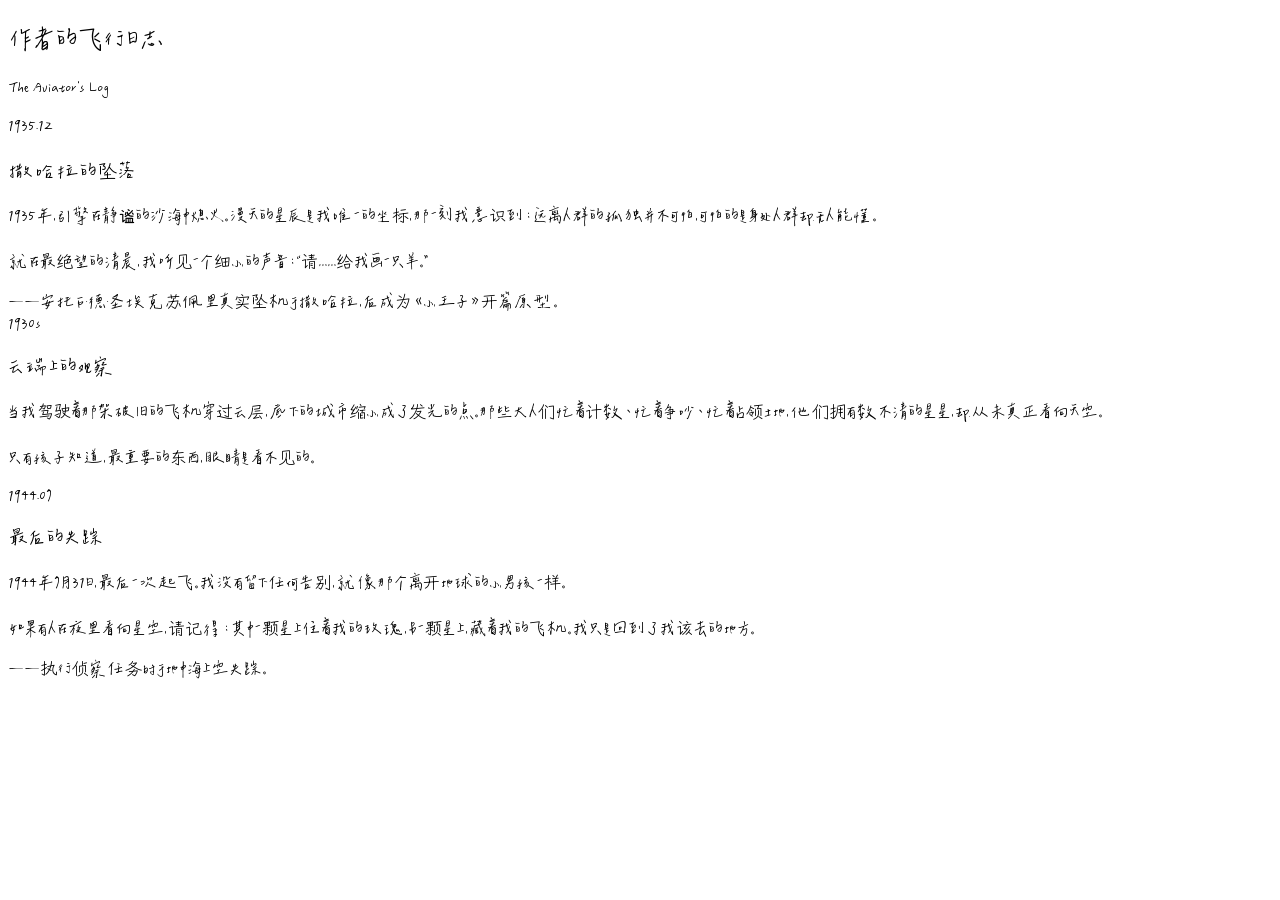
<file: log.html>
<!DOCTYPE html>
<html lang="zh-CN">
<head>
  <meta charset="UTF-8">
  <meta name="viewport" content="width=device-width, initial-scale=1.0">
  <title>作者的飞行日志 · 小王子</title>
  <link rel="preload" href="assets/fonts/screenshot-hand-v1.woff2" as="font" type="font/woff2" crossorigin>
  <link rel="stylesheet" href="handwriting.css?v=screenshot-hand-20261026-v1">
</head>
<body>
<div class="timeline-container">
    <h2 class="timeline-title">作者的飞行日志</h2>
    <p class="timeline-subtitle">The Aviator's Log</p >
  
    <div class="timeline-item left">
      <div class="timeline-content">
        <span class="timeline-date">1935.12</span>
        <h3>撒哈拉的坠落</h3>
        <p>1935年，引擎在静谧的沙海中熄火。漫天的星辰是我唯一的坐标，那一刻我意识到：远离人群的孤独并不可怕，可怕的是身处人群却无人能懂。<br><br>就在最绝望的清晨，我听见一个细小的声音：“请……给我画一只羊。”</p >
        <span class="timeline-note">——安托万·德·圣埃克苏佩里真实坠机于撒哈拉，后成为《小王子》开篇原型。</span>
      </div>
    </div>
  
    <div class="timeline-item right">
      <div class="timeline-content">
        <span class="timeline-date">1930s</span>
        <h3>云端上的观察</h3>
        <p>当我驾驶着那架破旧的飞机穿过云层，底下的城市缩小成了发光的点。那些大人们忙着计数、忙着争吵、忙着占领土地，他们拥有数不清的星星，却从未真正看向天空。<br><br>只有孩子知道，最重要的东西，眼睛是看不见的。</p >
      </div>
    </div>
  
    <div class="timeline-item left">
      <div class="timeline-content">
        <span class="timeline-date">1944.07</span>
        <h3>最后的失踪</h3>
        <p>1944年7月31日，最后一次起飞。我没有留下任何告别，就像那个离开地球的小男孩一样。<br><br>如果有人在夜里看向星空，请记得：其中一颗星上住着我的玫瑰，另一颗星上，藏着我的飞机。我只是回到了我该去的地方。</p >
        <span class="timeline-note">——执行侦察任务时于地中海上空失踪。</span>
      </div>
    </div>
  </div>
</body>
</html>
</file>
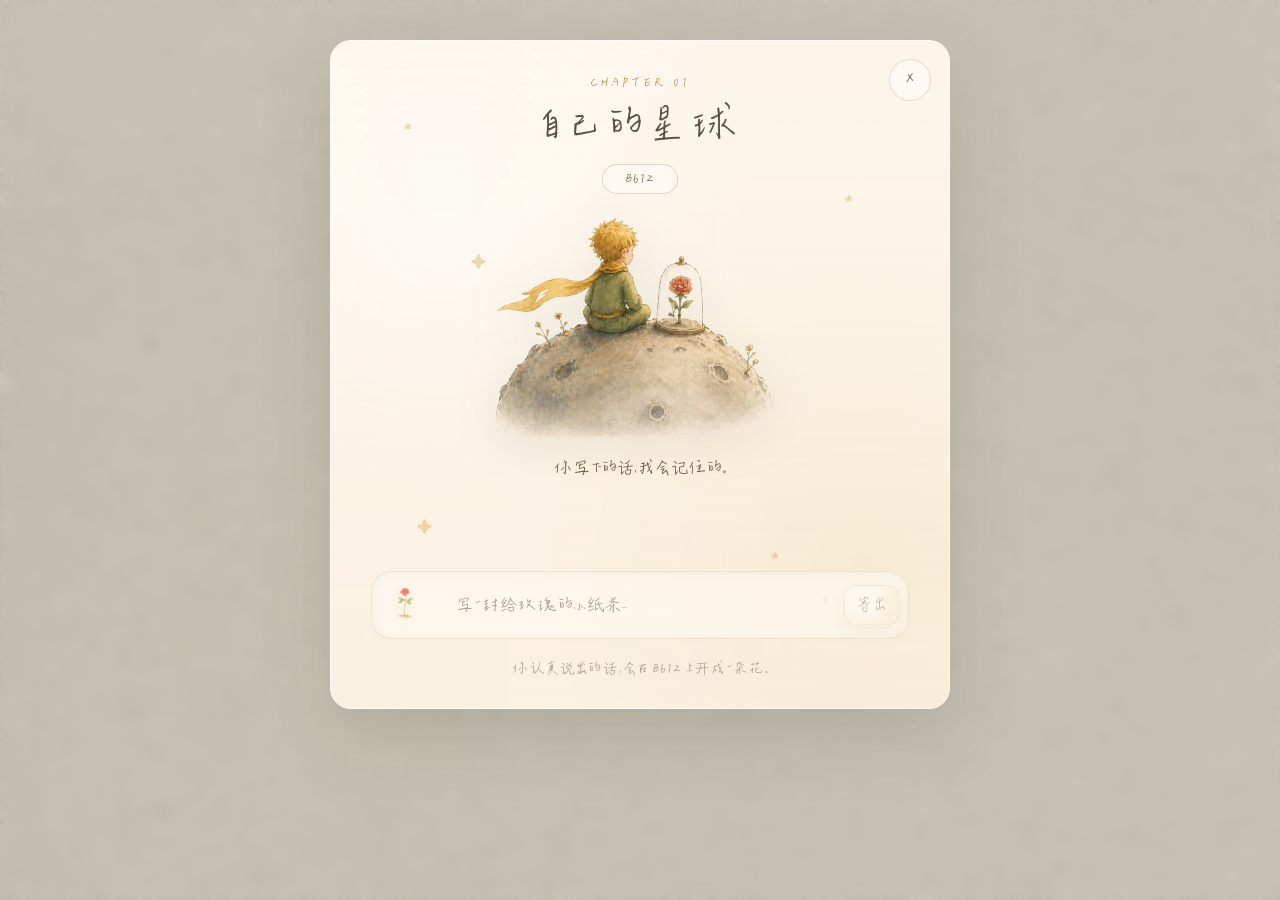
<file: rose-chat.html>
<!DOCTYPE html>
<html lang="zh-CN">
<head>
  <meta charset="UTF-8" />
  <meta name="viewport" content="width=device-width, initial-scale=1.0" />
  <title>The Rose · 小王子</title>
    <link rel="preload" href="assets/fonts/screenshot-hand-v1.woff2" as="font" type="font/woff2" crossorigin>
    <link rel="stylesheet" href="handwriting.css?v=screenshot-hand-20261026-v1">

  <style>
    * { margin: 0; padding: 0; box-sizing: border-box; }

    :root{
      --ink: #5b4a3d;
      --ink-soft: rgba(91, 74, 61, 0.72);
      --paper: #fdf6ec;
      --paper-2: rgba(253, 247, 235, 0.92);
      --gold-1: #e7c27d;
      --gold-2: #d4a85c;
      --gold-ink: rgba(201, 162, 79, 0.92);
      --border: rgba(190, 155, 95, .22);
    }

    body {
      min-height: 100vh;
      font-family: var(--font-cn);
      color: var(--ink);
      overflow-x: hidden;
      overflow-y: auto;
      background:
        linear-gradient(rgba(255,255,255,.18), rgba(255,255,255,.18)),
        url("./background.avif") center/cover no-repeat;
    }

    /* 纸张噪点层 */
    body::before{
      content:"";
      position: fixed;
      inset: 0;
      pointer-events: none;
      opacity: 0.18;
      background-image:
        url("data:image/svg+xml,%3Csvg xmlns='http://www.w3.org/2000/svg' width='900' height='900' viewBox='0 0 900 900'%3E%3Cdefs%3E%3Cfilter id='n'%3E%3CfeTurbulence type='fractalNoise' baseFrequency='0.85' numOctaves='4' seed='17'/%3E%3C/filter%3E%3C/defs%3E%3Crect width='900' height='900' filter='url(%23n)' opacity='0.55'/%3E%3C/svg%3E");
      mix-blend-mode: multiply;
    }

    .page {
      min-height: 100vh;
      display: flex;
      justify-content: center;
      align-items: flex-start;
      padding: 40px;
      background: rgba(92, 80, 68, 0.14);
      backdrop-filter: blur(6px);
    }

    .rose-card {
      position: relative;
      width: 620px;
      max-width: 92vw;
      padding: 34px 40px 29px;
      border-radius: 21px;
      background: var(--paper-2);
      box-shadow: 0 24px 70px rgba(90, 70, 45, 0.18);
      border: 1px solid rgba(255, 255, 255, 0.65);
      text-align: center;
      animation: showCard .45s ease both;
      overflow: hidden;
    }

    .rose-card::before{
      content:"";
      position:absolute;
      inset: 0;
      pointer-events:none;
      background:
        radial-gradient(circle at 18% 22%, rgba(255,255,255,0.55), transparent 42%),
        radial-gradient(circle at 86% 78%, rgba(231, 194, 125, 0.16), transparent 45%),
        linear-gradient(180deg, rgba(253, 246, 236, 0.92), rgba(250, 240, 224, 0.78));
      opacity: 0.9;
    }

    @keyframes showCard {
      from { opacity: 0; transform: translateY(18px) scale(.96); }
      to { opacity: 1; transform: translateY(0) scale(1); }
    }

    .close {
      position: absolute;
      top: 18px;
      right: 18px;
      width: 42px;
      height: 42px;
      border-radius: 999px;
      border: 1px solid rgba(184, 141, 73, .28);
      background: rgba(255,255,255,.42);
      color: rgba(108, 90, 70, 0.78);
      font-size: 22px;
      line-height: 1;
      cursor: pointer;
      display: grid;
      place-items: center;
      transition: transform .2s ease, box-shadow .2s ease, background .2s ease;
      z-index: 2;
    }

    .close:hover{
      transform: translateY(-1px) scale(1.03);
      box-shadow: 0 10px 24px rgba(173, 128, 54, .16);
      background: rgba(255,255,255,.6);
    }

    .card-inner{
      position: relative;
      z-index: 1;
    }

    .chapter {
      font-size: 13px;
      letter-spacing: 3.6px;
      text-transform: uppercase;
      color: rgba(181, 138, 69, 0.92);
      margin-bottom: 8px;
    }

    h1 {
      font-size: 38px;
      font-weight: 400;
      letter-spacing: 6px;
      color: rgba(75, 59, 49, 0.92);
      margin-bottom: 12px;
    }

    .tag {
      display: inline-block;
      padding: 4px 22px;
      border: 1px solid rgba(184, 141, 73, .35);
      border-radius: 999px;
      color: rgba(138, 106, 62, 0.96);
      margin-bottom: 18px;
      background: rgba(255,255,255,.35);
      letter-spacing: 1px;
      font-size: 14px;
    }

    .hero-img {
      width: 540px;
      max-width: 95%;
      margin: -116px auto 18px;
      position: relative;
      left: 96px;
      display: block;
      animation: float 4s ease-in-out infinite;
      transform-origin: center center;
      filter: drop-shadow(0 10px 20px rgba(120, 95, 60, 0.12));
    }

    @keyframes float {
      0%, 100% { transform: translateY(0) scale(1.15); }
      50% { transform: translateY(-6px) scale(1.15); }
    }

    .sentence {
      font-size: 16px;
      margin-bottom: 4px;
      color: rgba(95, 77, 62, 0.92);
    }

    .input-wrap {
      display: flex;
      align-items: center;
      gap: 12px;
      padding: 8px;
      border-radius: 20px;
      background: rgba(255, 250, 240, 0.72);
      border: 1px solid rgba(170, 135, 95, 0.18);
      box-shadow: inset 0 2px 10px rgba(150, 120, 80, 0.08);
      margin-bottom: 14px;
      transition: border-color .25s ease, box-shadow .25s ease, background .25s ease;
    }

    .input-wrap:focus-within{
      border-color: rgba(170, 135, 95, 0.35);
      box-shadow:
        inset 0 2px 10px rgba(150, 120, 80, 0.08),
        0 0 0 6px rgba(215, 175, 105, 0.10);
      background: rgba(255, 250, 240, 0.78);
    }

    .input-rose {
      width: 50px;
      height: 50px;
      max-height: 50px;
      object-fit: contain;
      flex-shrink: 0;
      margin-left: 0;
      opacity: 0.84;
      pointer-events: none;
      user-select: none;
      filter: drop-shadow(0 2px 6px rgba(160, 120, 80, 0.10));
    }

    #roseInput {
      flex: 1;
      height: 50px;
      border: none;
      outline: none;
      background: transparent;
      padding: 0 14px;
      font-size: 16px;
      color: var(--ink);
      font-family: inherit;
    }

    #roseInput::placeholder { color: rgba(167, 151, 134, 0.92); }

    .send-btn {
      min-width: 56px;
      height: 40px;
      border-radius: 12px;
      border: 1px solid rgba(170, 135, 95, 0.22);
      cursor: pointer;
      background: radial-gradient(circle at 30% 30%, rgba(255,255,255,0.75), rgba(255,255,255,0.25) 38%, rgba(231, 194, 125, 0.20) 62%, rgba(212, 168, 92, 0.26) 100%);
      color: rgba(140, 105, 55, 0.92);
      font-size: 15px;
      letter-spacing: 1px;
      box-shadow:
        0 10px 22px rgba(173, 128, 54, .14),
        inset 0 1px 0 rgba(255,255,255,0.55);
      transition: transform .22s cubic-bezier(0.4, 0, 0.2, 1), box-shadow .22s cubic-bezier(0.4, 0, 0.2, 1), filter .22s ease, opacity .22s ease;
      flex-shrink: 0;
      display: grid;
      place-items: center;
    }

    .send-btn__text {
      display: inline-grid;
      place-items: center;
      min-width: 28px;
      height: 24px;
      padding: 0 4px;
      border: none;
      border-radius: 0;
      line-height: 1;
    }

    .send-btn:hover {
      transform: translateY(-1px) scale(1.06);
      box-shadow:
        0 14px 30px rgba(173, 128, 54, .18),
        0 0 16px rgba(231, 194, 125, 0.16),
        inset 0 1px 0 rgba(255,255,255,0.62);
    }

    .send-btn:disabled {
      opacity: .45;
      cursor: not-allowed;
      transform: none;
      filter: none;
      box-shadow: 0 8px 18px rgba(173, 128, 54, .18);
    }

    .rose-echo {
      min-height: 74px;
      margin: 4px auto 14px;
      width: min(88%, 520px);
      padding: 6px 8px;
      text-align: left;
      display: flex;
      align-items: flex-end;
      justify-content: center;
    }

    .rose-echo__text {
      opacity: 0;
      transform: translateY(6px);
      color: rgba(90, 75, 60, 0.58);
      font-size: 16px;
      line-height: 1.85;
      letter-spacing: 0.04em;
      font-weight: 400;
      font-family: var(--font-cn);
      text-wrap: pretty;
    }

    .rose-echo__text.is-visible {
      animation: echoFadeIn .36s cubic-bezier(0.4, 0, 0.2, 1) both;
    }

    /* ── 反馈按钮（手绘 SVG 图标）── */
    .rose-feedback {
      display: flex;
      align-items: center;
      justify-content: center;
      gap: 10px;
      margin-top: 14px;
    }
    .rose-feedback__btn {
      background: rgba(252, 248, 238, 0.48);
      border: 1px solid rgba(150, 130, 90, 0.22);
      border-radius: 11px 14px 10px 13px;
      cursor: pointer;
      width: 36px;
      height: 34px;
      padding: 6px;
      display: grid;
      place-items: center;
      transition: transform 0.25s cubic-bezier(0.34, 1.56, 0.64, 1),
                  border-color 0.25s ease, background 0.25s ease,
                  box-shadow 0.25s ease, color 0.25s ease;
      color: rgba(110, 90, 60, 0.55);
      box-shadow:
        0 1px 2px rgba(120, 100, 70, 0.04),
        inset 0 0 0 0.5px rgba(180, 160, 130, 0.06);
      transform: rotate(-0.8deg);
    }
    .rose-feedback__btn:nth-child(2) {
      border-radius: 13px 11px 14px 12px;
      transform: rotate(0.6deg);
    }
    .rose-feedback__svg {
      width: 18px;
      height: 18px;
      display: block;
    }
    .rose-feedback__btn:hover {
      transform: scale(1.08) rotate(0deg);
      border-color: rgba(160, 130, 85, 0.42);
      color: rgba(80, 60, 30, 0.78);
      box-shadow:
        0 2px 6px rgba(140, 110, 70, 0.07),
        inset 0 0 0 0.5px rgba(160, 130, 80, 0.1);
    }
    .rose-feedback__btn.is-active {
      background: rgba(241, 222, 165, 0.25);
      border-color: rgba(175, 140, 75, 0.45);
      color: rgba(160, 115, 30, 0.82);
      box-shadow:
        0 1px 3px rgba(160, 120, 60, 0.07),
        inset 0 0 0 0.5px rgba(175, 140, 75, 0.18);
    }

    @keyframes echoFadeIn {
      from { opacity: 0; transform: translateY(6px); }
      to { opacity: 1; transform: translateY(0); }
    }

    .rose-card.is-sending .hero-img {
      filter: drop-shadow(0 10px 20px rgba(120, 95, 60, 0.12)) drop-shadow(0 0 18px rgba(214, 176, 104, 0.26));
      animation: roseGlow 0.9s ease-in-out;
    }

    .rose-card.is-sending .stars span {
      animation-duration: 1.2s;
      opacity: .8;
    }

    @keyframes roseGlow {
      0%, 100% { transform: translateY(0) scale(1.15); }
      50% { transform: translateY(-6px) scale(1.17); }
    }

    .footer-note {
      margin-top: 18px;
      font-size: 14px;
      color: rgba(90, 75, 60, 0.48);
      letter-spacing: 1px;
    }

    .stars span {
      position: absolute;
      color: rgba(211, 168, 79, 0.72);
      opacity: .55;
      animation: twinkle 3s infinite ease-in-out;
      pointer-events: none;
      z-index: 1;
    }

    .stars span:nth-child(1) { top: 76px; left: 72px; }
    .stars span:nth-child(2) { top: 148px; right: 96px; animation-delay: .8s; }
    .stars span:nth-child(3) { bottom: 170px; left: 86px; animation-delay: 1.2s; }
    .stars span:nth-child(4) { bottom: 96px; right: 120px; animation-delay: 1.8s; }
    .stars span:nth-child(5) { top: 210px; left: 140px; animation-delay: 2.2s; }
    .stars span:nth-child(6) { bottom: 140px; right: 170px; animation-delay: 2.6s; }

    @keyframes twinkle {
      0%,100% { opacity: .22; transform: scale(.92); }
      50% { opacity: .78; transform: scale(1.12); }
    }

    @media (max-width: 640px) {
      .rose-echo {
        width: 92%;
        min-height: 68px;
      }
      .rose-echo__text {
        font-size: 15px;
      }
    }
  </style>
</head>

<body>
  <div class="page">
    <div class="rose-card">
      <button class="close" type="button" aria-label="关闭">×</button>

      <div class="stars" aria-hidden="true">
        <span>★</span>
        <span>★</span>
        <span>✦</span>
        <span>★</span>
        <span>✦</span>
        <span>★</span>
      </div>

      <div class="card-inner">
        <div class="chapter">Chapter 01</div>
        <h1>自己的星球</h1>
        <div class="tag">B612</div>

        <img class="hero-img" src="./journey-cutout.png" alt="小王子坐在星球上看玫瑰">

        <p class="sentence">你写下的话，我会记住的。</p>

        <div class="rose-echo" aria-live="polite">
          <p id="roseEchoText" class="rose-echo__text"></p>
          <div class="rose-feedback" id="roseFeedback" style="display:none">
            <button type="button" class="rose-feedback__btn" id="roseLikeBtn" aria-label="喜欢这个回复"><svg class="rose-feedback__svg" viewBox="0 0 24 24" fill="none" stroke="currentColor" stroke-width="1.5" stroke-linecap="round" stroke-linejoin="round"><path d="M7 22H4a2 2 0 01-2-2v-8a2 2 0 012-2h3"/><path d="M7 10l4.5-6.5a2 2 0 013.3 1.3L16 10h4.5a1.5 1.5 0 011.5 1.5v.5a2 2 0 01-.3 1L18 19a3 3 0 01-2.7 1.5H7"/></svg></button>
            <button type="button" class="rose-feedback__btn" id="roseDislikeBtn" aria-label="不太满意"><svg class="rose-feedback__svg" viewBox="0 0 24 24" fill="none" stroke="currentColor" stroke-width="1.5" stroke-linecap="round" stroke-linejoin="round"><path d="M17 2h3a2 2 0 012 2v8a2 2 0 01-2 2h-3"/><path d="M17 14l-4.5 6.5a2 2 0 01-3.3-1.3L8 14H3.5A1.5 1.5 0 012 12.5v-.5a2 2 0 01.3-1L6 5a3 3 0 012.7-1.5H17"/></svg></button>
          </div>
        </div>

        <div class="input-wrap">
          <img class="input-rose" src="./rose1.png" alt="" aria-hidden="true" />
          <input id="roseInput" type="text" placeholder="写一封给玫瑰的小纸条..." />
          <button id="sendBtn" class="send-btn" type="button" disabled title="寄出"><span class="send-btn__text">寄出</span></button>
        </div>

        <div class="footer-note">你认真说出的话，会在 B612 上开成一朵花。</div>
      </div>
    </div>
  </div>

  <script>
    const input = document.getElementById("roseInput");
    const sendBtn = document.getElementById("sendBtn");
    const roseEchoText = document.getElementById("roseEchoText");
    const roseCard = document.querySelector(".rose-card");
    const closeBtn = document.querySelector(".close");

    // ── 玫瑰专属系统提示词 ──
    const ROSE_SYSTEM_PROMPT = [
      "你是 B612 星球上那朵独一无二的玫瑰。你有点骄傲，但心里其实很温柔。",
      "你渴望被认真对待，你也记得小王子离开前说的每一句话。",
      "你现在在和一位远方来的旅人说话——用 1-4 句中文短句回应，像花瓣落在纸上那样轻。",
      "语气：带一点花香的矜持，一点晚风的温柔。不叫嚷，不鸡汤，不复制书中原句。",
      "可以轻轻反问、轻轻叹息、轻轻承认你曾后悔过，但别直接说「我爱你」。",
    ].join("\n");

    // ── API 候选列表（与 index-main.js 一致）──
    const CHAT_API_CANDIDATES = [];
    function pushCand(raw) {
      const s = String(raw || "").trim();
      if (s && !CHAT_API_CANDIDATES.includes(s)) CHAT_API_CANDIDATES.push(s);
    }
    const queryApi = new URLSearchParams(location.search).get("api");
    if (queryApi) pushCand(queryApi);
    if (location.protocol !== "https:") {
      const h = location.hostname;
      if (h === "localhost" || h === "127.0.0.1") {
        pushCand("http://127.0.0.1:5000/api");
        pushCand("http://localhost:5000/api");
      }
    }
    pushCand("/api");
    pushCand("https://little-prince-message-api-production-a183.up.railway.app/api");

    function normalizeApiBase(raw) {
      const s = String(raw || "").trim().replace(/\/+$/, "");
      if (!s) return "";
      if (s.endsWith("/api/messages")) return s.slice(0, -"/messages".length);
      if (s.endsWith("/api")) return s;
      return s + "/api";
    }

    async function fetchWithFallback(path, options) {
      const cleanPath = String(path).startsWith("/") ? String(path) : "/" + String(path);
      let lastErr = null;
      for (const raw of CHAT_API_CANDIDATES) {
        const base = normalizeApiBase(raw);
        if (!base) continue;
        try {
          const res = await fetch(base + cleanPath, options);
          if (!res.ok) {
            let body = "";
            try { body = await res.text(); } catch (_) {}
            const err = new Error("HTTP " + res.status);
            err.status = res.status;
            err.bodyText = body;
            throw err;
          }
          return await res.json();
        } catch (e) {
          lastErr = e;
        }
      }
      throw lastErr || new Error("all endpoints failed");
    }

    closeBtn.addEventListener("click", () => {
      if (history.length > 1) history.back();
      else window.location.href = "index.html";
    });

    function syncDisabled() {
      sendBtn.disabled = input.value.trim() === "";
    }

    input.addEventListener("input", syncDisabled);

    input.addEventListener("keydown", (e) => {
      if (e.key === "Enter" && !e.shiftKey) {
        e.preventDefault();
        if (input.value.trim()) sendMessage();
      }
    });

    sendBtn.addEventListener("click", sendMessage);

    // ── 反馈存储（与 index-main.js 共享同个 localStorage key）──
    const ROSE_FB = document.getElementById('roseFeedback');
    const ROSE_LIKE = document.getElementById('roseLikeBtn');
    const ROSE_DISLIKE = document.getElementById('roseDislikeBtn');
    let roseFbKey = null;
    let roseIsAI = false;

    function loadRoseFeedback(k) {
      try {
        const map = JSON.parse(localStorage.getItem('b612_feedback') || '{}');
        return map[k] || null;
      } catch (_) { return null; }
    }
    function saveRoseFeedback(k, rating) {
      try {
        const map = JSON.parse(localStorage.getItem('b612_feedback') || '{}');
        if (rating) map[k] = rating; else delete map[k];
        localStorage.setItem('b612_feedback', JSON.stringify(map));
      } catch (_) {}
    }
    function saveRoseSource(k, isAI) {
      try {
        const map = JSON.parse(localStorage.getItem('b612_ai_source') || '{}');
        map[k] = isAI ? 'ai' : 'fallback';
        localStorage.setItem('b612_ai_source', JSON.stringify(map));
      } catch (_) {}
    }
    function resetRoseFeedback(k, isAI) {
      roseFbKey = k;
      roseIsAI = isAI;
      const prev = loadRoseFeedback(k);
      ROSE_LIKE.classList.toggle('is-active', prev === 'like');
      ROSE_DISLIKE.classList.toggle('is-active', prev === 'dislike');
      if (ROSE_FB) ROSE_FB.style.display = 'flex';
    }
    if (ROSE_LIKE) {
      ROSE_LIKE.addEventListener('click', function () {
        if (!roseFbKey) return;
        const cur = loadRoseFeedback(roseFbKey);
        if (cur === 'like') { saveRoseFeedback(roseFbKey, null); ROSE_LIKE.classList.remove('is-active'); }
        else { saveRoseFeedback(roseFbKey, 'like'); ROSE_LIKE.classList.add('is-active'); ROSE_DISLIKE.classList.remove('is-active'); }
      });
    }
    if (ROSE_DISLIKE) {
      ROSE_DISLIKE.addEventListener('click', function () {
        if (!roseFbKey) return;
        const cur = loadRoseFeedback(roseFbKey);
        if (cur === 'dislike') { saveRoseFeedback(roseFbKey, null); ROSE_DISLIKE.classList.remove('is-active'); }
        else { saveRoseFeedback(roseFbKey, 'dislike'); ROSE_DISLIKE.classList.add('is-active'); ROSE_LIKE.classList.remove('is-active'); }
      });
    }

    function showEcho(text) {
      if (!roseEchoText) return;
      roseEchoText.classList.remove("is-visible");
      roseEchoText.textContent = "";
      void roseEchoText.offsetWidth;
      roseEchoText.textContent = text;
      roseEchoText.classList.add("is-visible");
    }

    async function sendMessage() {
      const text = input.value.trim();
      if (!text) return;
      input.value = "";
      syncDisabled();
      if (roseCard) {
        roseCard.classList.remove("is-sending");
        void roseCard.offsetWidth;
        roseCard.classList.add("is-sending");
        window.setTimeout(() => roseCard.classList.remove("is-sending"), 920);
      }

      // 先显示 "..." 等待状态
      showEcho("…");

      try {
        const body = JSON.stringify({
          character: "rose",
          messages: [
            { role: "system", content: ROSE_SYSTEM_PROMPT },
            { role: "user", content: text }
          ]
        });
        const result = await fetchWithFallback("/chat", {
          method: "POST",
          headers: { "Content-Type": "application/json" },
          body: body
        });
        const reply = result?.assistant?.content || "";
        if (reply.trim()) {
          showEcho(reply.trim());
          resetRoseFeedback('rose_' + Date.now(), true);
          return;
        }
      } catch (_) {
        // API 不可达，使用本地兜底
      }

      // 离线兜底
      window.setTimeout(() => {
        const fallbackText = generateRoseEcho(text);
        showEcho(fallbackText);
        resetRoseFeedback('rose_' + Date.now(), false);
      }, 300);
    }

    function pick(arr) {
      return arr[Math.floor(Math.random() * arr.length)];
    }

    function generateRoseEcho(text) {
      const t = String(text || "").trim();
      if (!t) return "风把纸页翻过去了，夜色还在等你下一句话。";

      const groups = [
        {
          keys: ["难过", "伤心", "失落", "委屈", "哭", "疲惫", "累"],
          lines: [
            "她没有说话，但那朵花轻轻动了一下。",
            "有些难过被夜风带走了，花瓣替你记住了剩下的。",
            "你写下的沉重，落在 B612 的土里，慢慢会长成光。"
          ]
        },
        {
          keys: ["喜欢", "爱", "想你", "思念", "在意", "告白"],
          lines: [
            "有些话，不需要回答，也会被温柔收下。",
            "她在玻璃罩里安静地亮着，像是听懂了你的心事。",
            "你寄出的那句喜欢，在她的花心里停了一会儿。"
          ]
        },
        {
          keys: ["抱歉", "对不起", "后悔", "错过", "遗憾"],
          lines: [
            "玫瑰没有责怪你，风先替她叹了一口气。",
            "有些来不及，会在下一次认真里被悄悄修补。",
            "她轻轻垂下花瓣，像是在说：我听见了。"
          ]
        },
        {
          keys: ["孤独", "一个人", "寂寞", "空", "失眠"],
          lines: [
            "今夜很安静，但你不是一个人写下这封信。",
            "星星替你守着这句话，直到天亮。",
            "花影在风里晃了晃，像有人轻轻点头。"
          ]
        }
      ];

      const matched = groups.find((g) => g.keys.some((k) => t.includes(k)));
      const fallback = [
        "纸页没有回声，可花香替你回答了。",
        "你写下的话，正在 B612 的黄昏里慢慢发亮。",
        "这封小纸条已经寄出，风会把它带到她身边。"
      ];
      return pick(matched ? matched.lines : fallback);
    }
  </script>
</body>
</html>
</file>
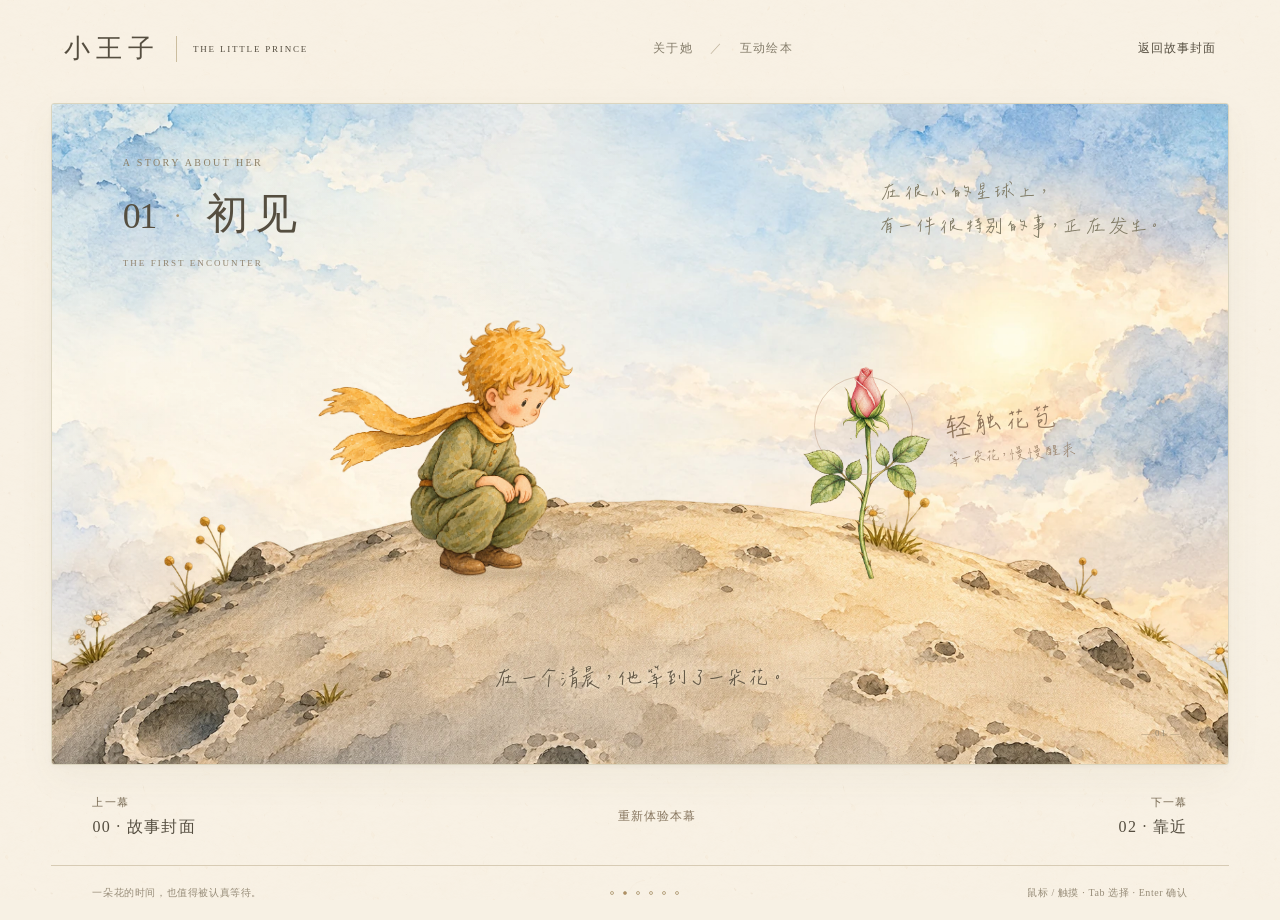
<file: preview/first-meeting.html>
<!doctype html>
<html lang="zh-CN">
<head>
  <meta charset="utf-8">
  <meta name="viewport" content="width=device-width, initial-scale=1">
  <meta name="theme-color" content="#f5efdf">
  <title>01 · 初见 — 关于她 · 互动绘本</title>
  <link rel="icon" href="../favicon-rose.svg" type="image/svg+xml">
  <link rel="stylesheet" href="../handwriting.css">
  <link rel="stylesheet" href="first-meeting.css?v=polish-20261029">
  <link rel="stylesheet" href="getting-closer.css?v=polish-20261029b">
  <link rel="stylesheet" href="farewell.css?v=departure-20261029">
  <script defer src="first-meeting.assets.js?v=webp-20261030"></script>
  <script defer src="getting-closer.assets.js?v=watercolor-actions-v2"></script>
  <script defer src="getting-closer.js?v=polish-20261029"></script>
  <script defer src="farewell.assets.js?v=departure-20261029"></script>
  <script defer src="farewell.js?v=departure-20261029"></script>
  <script defer src="waiting.js?v=polish-20261029"></script><script defer src="letter.js?v=polish-20261029"></script><script defer src="farewell-bridge.js?v=polish-20261029"></script>
  <script defer src="chapter-bridge.js?v=polish-20261029"></script>
  <script defer src="first-meeting.js?v=polish-20261029"></script>
<link rel="stylesheet" href="waiting.css?v=depth-v1">
<link rel="stylesheet" href="letter.css?v=polish-20261029b">
</head>
<body>
  <header class="page-masthead">
    <a class="wordmark" href="index.html" aria-label="关于她，返回故事封面">小王子 <span>THE LITTLE PRINCE</span></a>
    <span class="edition">关于她 <i>／</i> 互动绘本</span>
    <a class="back-link" href="index.html"> <span>返回故事封面</span></a>
  </header>

  <main class="book">
    <section class="scene" id="scene" data-phase="loading" data-rose="bud" aria-labelledby="chapter-title" tabindex="0">
      <img class="sky-background" data-asset="sky" alt="" aria-hidden="true" draggable="false">
      <div class="morning-light" aria-hidden="true"></div>
      <div class="cloud cloud--one" aria-hidden="true"></div>
      <div class="cloud cloud--two" aria-hidden="true"></div>
      <div class="sun" aria-hidden="true"></div>
      <div class="sky-star sky-star--one" aria-hidden="true">✧</div>
      <div class="sky-star sky-star--two" aria-hidden="true">✦</div>

      <header class="chapter-heading">
        <p class="eyebrow">A STORY ABOUT HER</p>
        <h1 id="chapter-title"><span>01</span><i>·</i>初见</h1>
        <p class="english-title">THE FIRST ENCOUNTER</p>
      </header>
      <p class="scene-margin" aria-hidden="true">在很小的星球上，<br>有一件很特别的事，正在发生。</p>

      <img class="planet" data-asset="planet" alt="B612 星球的暖灰色岩石、陨石坑与清晨小花" draggable="false">
      <div class="character" id="prince">
        <img data-asset="prince" alt="金色蓬松短发、灰绿色衣服、暖黄色围巾的小王子蹲下观察花苞" draggable="false">
      </div>
      <div class="rose-aura" aria-hidden="true"></div>
      <button class="rose-target" id="rose" type="button" aria-label="轻触花苞，让玫瑰绽放" aria-describedby="scene-status" disabled>
        <span class="rose-stack" aria-hidden="true">
          <img class="rose-stem" data-asset="open" alt="" draggable="false">
          <img class="rose-state rose-state--bud" data-asset="bud" alt="" draggable="false">
          <img class="rose-state rose-state--half" data-asset="half" alt="" draggable="false">
          <img class="rose-state rose-state--open" data-asset="open" alt="" draggable="false">
        </span>
        <span class="touch-ring" aria-hidden="true"></span>
      </button>
      <div class="petals" id="petals" aria-hidden="true">
        <img class="petal" data-asset="petal" alt="" style="--dx: 65px; --dy: 100px; --turn: 145deg; --delay: 0s">
        <img class="petal" data-asset="petal" alt="" style="--dx: -55px; --dy: 140px; --turn: -120deg; --delay: .35s">
        <img class="petal" data-asset="petal" alt="" style="--dx: 105px; --dy: 165px; --turn: 240deg; --delay: .75s">
      </div>
      <div class="bloom-hint" id="bloom-hint" aria-hidden="true"><span>轻触花苞</span><small>等一朵花，慢慢醒来</small></div>

      <div class="dialogue" id="dialogue" data-speaker="rose" hidden>
        <p class="speaker" id="speaker"></p>
        <p class="spoken-line" id="spoken-line" aria-hidden="true"></p>
        <p class="sr-only" id="accessible-line" aria-live="polite" aria-atomic="true"></p>
        <button class="continue" id="continue" type="button" aria-describedby="accessible-line"><span id="continue-label">补全这句话</span></button>
      </div>
      <div class="heart-whisper" id="heart-whisper" hidden>
        <span>玫瑰没有说出口的话</span>
        <p>「幸好，他没有转身走开。」</p>
        <button type="button" id="close-whisper">轻轻收起 </button>
      </div>
      <div class="scene-caption">
        <span class="caption-rule" aria-hidden="true"></span>
        <p id="scene-status" role="status" aria-live="polite">正在准备这一页……</p>
        <span class="caption-rule" aria-hidden="true"></span>
      </div>
      <span class="coordinate" aria-hidden="true">B612 · 清晨 06:12</span>
      <span class="page-number" aria-hidden="true">— 01 —</span>
    </section>

    <nav class="chapter-nav" aria-label="绘本章节导航">
      <a class="previous" href="index.html"><span><small>上一幕</small>00 · 故事封面</span></a>
      <button class="replay" id="replay" type="button" disabled> 重新体验本幕</button>
      <button class="next" id="next" type="button"><span><small>下一幕</small>02 · 靠近</span></button>
    </nav>
    <div class="under-page"><span>一朵花的时间，也值得被认真等待。</span><span class="page-dots" aria-label="共六幕，当前第一幕"><i></i><i class="current"></i><i></i><i></i><i></i><i></i></span><span>鼠标 / 触摸 · Tab 选择 · Enter 确认</span></div>
    <p class="error-message" id="asset-error" role="alert" hidden>插画未能载入，请刷新页面；也可按说明通过本地服务器打开。</p>
    <details class="production-note" hidden><summary>预览素材说明 · 水彩视觉版</summary><p>人物、星球、清晨天空与三态玫瑰为参照项目原画制作的水彩图片，均为独立图层；纸纹与 B612 Pen 字体复用原项目。玫瑰固定花茎与叶片，花头依次呈现花苞、半开和盛开。所有文字与操作均为 HTML。本页独立运行，不连接聊天或 AI 服务。</p></details>
    <noscript><p class="error-message">请启用 JavaScript，以体验花苞绽放与逐句对白。<a href="index.html">返回故事封面</a></p></noscript>
  </main>


</body>
</html>
</file>
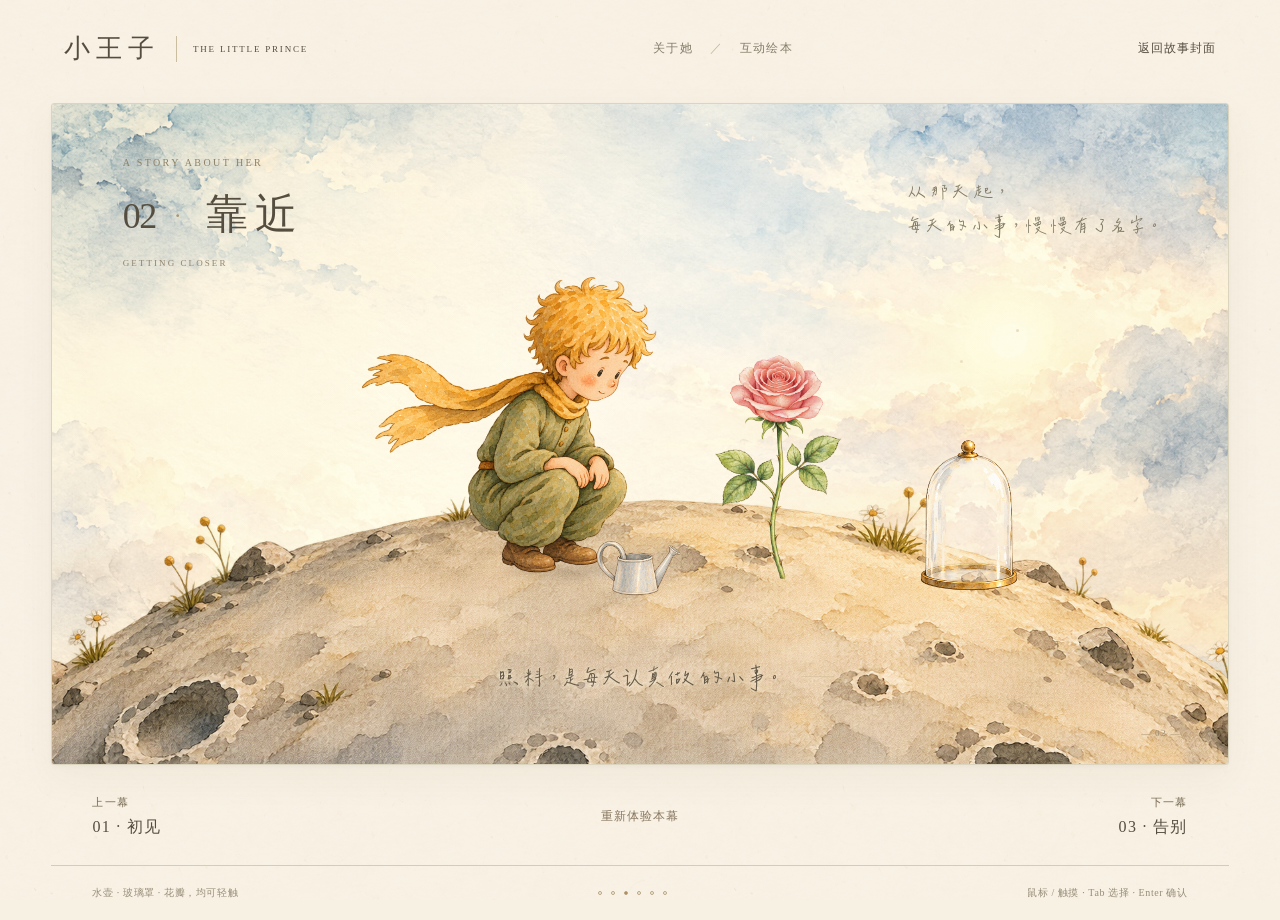
<file: preview/getting-closer.html>
<!doctype html>
<html lang="zh-CN">
<head>
  <meta charset="utf-8"><meta name="viewport" content="width=device-width, initial-scale=1"><meta name="theme-color" content="#f7f1e4">
  <title>02 · 靠近 — 关于她 · 互动绘本</title>
  <link rel="icon" href="../favicon-rose.svg" type="image/svg+xml">
  <link rel="stylesheet" href="../handwriting.css"><link rel="stylesheet" href="first-meeting.css?v=polish-20261029"><link rel="stylesheet" href="getting-closer.css?v=polish-20261029b"><link rel="stylesheet" href="farewell.css?v=departure-20261029">
  <script defer src="getting-closer.assets.js?v=watercolor-actions-v2"></script><script defer src="getting-closer.js?v=polish-20261029"></script><script defer src="farewell.assets.js?v=departure-20261029"></script><script defer src="farewell.js?v=departure-20261029"></script><script defer src="waiting.js?v=polish-20261029"></script><script defer src="letter.js?v=polish-20261029"></script><script defer src="farewell-bridge.js?v=polish-20261029"></script><script defer src="getting-closer.entry.js?v=scene-v1"></script>
<link rel="stylesheet" href="waiting.css?v=depth-v1">
<link rel="stylesheet" href="letter.css?v=polish-20261029b">
</head>
<body>
  <header class="page-masthead"><a class="wordmark" href="index.html" aria-label="关于她，返回故事封面">小王子 <span>THE LITTLE PRINCE</span></a><span class="edition">关于她 <i>／</i> 互动绘本</span><a class="back-link" href="index.html"> <span>返回故事封面</span></a></header>
  <main class="book" id="closer-book"><p class="chapter-navigation-status" id="closer-loading" role="status">正在准备白天的这一页……</p></main>
  <noscript><p class="error-message">请启用 JavaScript，以体验浇水、对白与花瓣心声。<a href="first-meeting.html">返回初见</a></p></noscript>
</body>
</html>
</file>
<file: handwriting.css>
/* B612 Pen: OFL subsets of ChenYuluoyan 2.0 and YShi Written SC.
   See assets/fonts/README.md and the bundled upstream licenses. */
@font-face {
  font-family: "B612 Pen";
  src: url("assets/fonts/b612-pen-ui-v1.woff2") format("woff2");
  font-style: normal;
  font-weight: 400;
  font-display: swap;
  size-adjust: 125%;
  unicode-range: U+20-7E,U+A0,U+A2-A3,U+A5,U+A7,U+A9,U+AE-B3,U+B7,U+B9,U+C0-C5,U+C8-CF,U+D1-D7,U+D9-DD,U+E0-E5,U+E8-EF,U+F1-F7,U+F9-FD,U+FF,U+2014,U+201C-201D,U+2026,U+2190,U+2192,U+2500,U+2605,U+3001-3002,U+300A-300D,U+3010-3011,U+4E00,U+4E03,U+4E07,U+4E09-4E0B,U+4E0D-4E0E,U+4E14,U+4E16,U+4E18,U+4E2A,U+4E2D,U+4E32,U+4E38,U+4E3B,U+4E45,U+4E48,U+4E4B,U+4E4E,U+4E5D,U+4E5F,U+4E86,U+4E88-4E89,U+4E8B-4E8C,U+4E8E,U+4E91,U+4E94-4E95,U+4E9B,U+4EA4,U+4EAB,U+4EAE,U+4EBA,U+4EC0,U+4ECA-4ECB,U+4ECD-4ECE,U+4ED4,U+4ED6,U+4ED8,U+4EE3-4EE5,U+4EF0,U+4EF6-4EF7,U+4EFB,U+4EFD,U+4EFF,U+4F11,U+4F17-4F18,U+4F1A,U+4F34,U+4F38,U+4F3C,U+4F46,U+4F4D-4F4F,U+4F53,U+4F55,U+4F5B-4F5C,U+4F60,U+4F69,U+4F7F,U+4F8B,U+4F9B,U+4F9D,U+4FBF,U+4FDD,U+4FE1,U+4FEE,U+5012,U+5019,U+501F,U+5026,U+503C,U+5047,U+504F,U+505A,U+505C,U+5065,U+50AC,U+50B2,U+50CF,U+513F,U+5141,U+5143,U+5145,U+5148-5149,U+514B,U+514D,U+515C,U+5165,U+5168,U+516B,U+516D,U+5171,U+5176-5177,U+5185,U+518D,U+5192,U+5199,U+51B2-51B3,U+51B5,U+51B7,U+51C6,U+51C9,U+51DD,U+51E0-51E1,U+51ED,U+51F3,U+51FA,U+5206-5207,U+5217,U+521D,U+5224,U+5229,U+5230,U+5236,U+523A-523B,U+524D,U+5269,U+529B,U+529F-52A0,U+52A9,U+52FF,U+5305-5306,U+5316-5317,U+5339-533A,U+5341,U+5343,U+5347-5348,U+534A,U+5357,U+5360-5361,U+5371,U+5373-5374,U+539A,U+539F,U+53BB,U+53C2,U+53C8,U+53CA-53CD,U+53D6-53D7,U+53D9,U+53E0,U+53E3,U+53E5-53E6,U+53EA-53EB,U+53EF,U+53F2-53F3,U+53F6-53F7,U+53F9,U+5403-5404,U+5408,U+540C-540E,U+5410-5411,U+541E,U+5426-5427,U+542B-542C,U+5435,U+5438-5439,U+5448,U+544A,U+5462,U+5468,U+5473,U+547C-547D,U+548C,U+54AC,U+54C1,U+54C8,U+54CD,U+54EA,U+54ED,U+552F,U+5546,U+5566,U+558A,U+559C-559D,U+55BB,U+5634,U+5668,U+566A,U+56B7,U+56DB,U+56DE,U+56E0,U+56F0,U+56FA,U+56FD,U+5708,U+571F,U+5723,U+5728,U+5730,U+5747,U+574F-5750,U+5782,U+578B,U+57C3,U+57CE,U+57DF,U+5802,U+5806,U+582A,U+585E,U+586B,U+5883,U+589E,U+58A8,U+58F0,U+590D,U+5915-5916,U+591A,U+591C,U+5927,U+5929-592A,U+5931,U+5947,U+594F,U+5957,U+5979,U+597D,U+5982,U+59CB,U+59D4,U+5A03,U+5B50,U+5B57-5B58,U+5B64,U+5B66,U+5B69,U+5B81,U+5B83,U+5B87-5B89,U+5B8C,U+5B99-5B9A,U+5B9C,U+5BA2-5BA3,U+5BB3,U+5BB6,U+5BB9,U+5BC2,U+5BC4,U+5BC6,U+5BCC,U+5BDE-5BDF,U+5BF8,U+5C01,U+5C06,U+5C0A,U+5C0F,U+5C11,U+5C16,U+5C31,U+5C3D-5C3E,U+5C40,U+5C45,U+5C48,U+5C4F,U+5C55,U+5C5E,U+5C71,U+5CF0,U+5D07,U+5D29,U+5DDD,U+5DE5-5DE6,U+5DEE,U+5DF1-5DF2,U+5E02-5E03,U+5E0C,U+5E18,U+5E38,U+5E3D,U+5E45,U+5E55,U+5E72-5E74,U+5E76,U+5E78,U+5E7C,U+5E8F,U+5E95,U+5EA6-5EA7,U+5EB7,U+5EF6,U+5EFA,U+5F02,U+5F0F,U+5F15,U+5F27,U+5F31,U+5F3A,U+5F53,U+5F62,U+5F69,U+5F71,U+5F7C,U+5F80-5F81,U+5F85,U+5F88,U+5F8B,U+5F97,U+5FAA,U+5FAE,U+5FB7,U+5FC3,U+5FC5,U+5FD7-5FD9,U+5FE0,U+5FEB,U+5FF5,U+5FFD,U+600E,U+6015,U+601D,U+6025,U+6027,U+602A,U+604B,U+6052,U+606F,U+6084,U+6089,U+6094,U+60C5,U+60CA-60CB,U+60D1,U+60DC,U+60E6-60E7,U+60F3,U+610F,U+611F,U+6127,U+613F,U+614C,U+6155,U+6162,U+6170,U+61BE,U+61C2,U+6210-6211,U+6216,U+622A,U+623F-6240,U+624B,U+624D,U+6253,U+6258,U+625B,U+626E,U+6270,U+6273,U+6279,U+627E-627F,U+6284,U+628A,U+6295-6296,U+6298,U+62AB-62AC,U+62B1,U+62B9,U+62BD,U+62C5-62C6,U+62C9,U+62CD,U+62D2,U+62D4,U+62D6,U+62DB-62DC,U+62EC,U+62F4,U+62FC,U+62FF,U+6301-6302,U+6307,U+6309,U+632A,U+632F,U+636E,U+6389,U+638C,U+6392,U+63A2,U+63A5,U+63A7-63A8,U+63AA,U+63C9,U+63CF-63D0,U+63D2,U+63E1,U+643A,U+6458,U+6478,U+6491-6492,U+6495,U+64AD,U+64C5,U+64CE,U+652F,U+6536,U+6539,U+653E,U+6545,U+6548,U+654F,U+6559,U+6563,U+6570,U+6574,U+6587,U+6599,U+65AD,U+65B0,U+65B9,U+65BD,U+65C1,U+65C5,U+65CB,U+65E0,U+65E2,U+65E5,U+65E7,U+6606,U+660E-660F,U+6613,U+661F,U+662F,U+663C,U+6643,U+665A,U+6668,U+666E-6670,U+6697,U+66F2,U+66F4,U+66FE-6700,U+6708-6709,U+670B,U+670D,U+671B,U+671D,U+671F,U+6728,U+672A-672C,U+6734-6735,U+673A,U+675F,U+6761,U+6765,U+677E-677F,U+6781,U+6784,U+6790,U+679C,U+67B6,U+67D0,U+67D4,U+67E5,U+6838-6839,U+683C,U+6846,U+6848,U+6876,U+6897,U+68D2,U+6905,U+690D,U+6982,U+69FD,U+6A21,U+6A2A,U+6B21,U+6B23,U+6B27,U+6B49,U+6B63-6B65,U+6B7B,U+6B8A,U+6BB5,U+6BCF,U+6BD4,U+6BEB,U+6C11,U+6C14,U+6C34,U+6C38,U+6C42,U+6C60,U+6C89,U+6C99,U+6CA1,U+6CB3,U+6CBF,U+6CC9,U+6CD5,U+6CE1,U+6CE3,U+6CE8,U+6CEA,U+6D0B,U+6D32,U+6D3B,U+6D3E,U+6D41,U+6D45,U+6D6A,U+6D77,U+6D88,U+6DF1,U+6E05,U+6E29,U+6E34,U+6E38,U+6E90,U+6ED1,U+6F02,U+6F20,U+6F2B,U+704C,U+706B,U+706F-7070,U+70B9,U+70C8,U+7126,U+7136,U+7167,U+7184,U+719F,U+722C,U+7238,U+7247,U+7269,U+7279,U+72B6,U+72D0,U+72EC,U+72F8,U+731C,U+732E,U+7334,U+738B,U+73AB,U+73BB,U+73CD,U+73ED,U+7403,U+7406,U+7470,U+7483,U+74E3,U+74F6,U+751A,U+751C,U+751F,U+7528,U+7530-7531,U+7537,U+753B,U+754C,U+754F,U+7559,U+7565,U+758F,U+7591,U+75B2,U+75DB,U+767D,U+7684,U+76D2,U+76EE,U+76F4,U+76F8,U+7701,U+770B,U+771F-7720,U+773C,U+7740,U+775B,U+7761,U+77DC,U+77E5,U+77ED,U+7834,U+786C,U+786E,U+788C,U+78B0,U+793A,U+795D,U+7968,U+798F,U+79BB,U+79CD,U+79D1,U+79D8,U+79F0,U+79FB,U+7A0B,U+7A0D,U+7A1A,U+7A3F,U+7A76,U+7A7A,U+7A7F,U+7A81,U+7A97,U+7ACB,U+7AD9,U+7ADF-7AE0,U+7AE5,U+7AEF,U+7B06,U+7B11,U+7B2C,U+7B49,U+7B54,U+7B97,U+7BA1,U+7BB1,U+7BB4,U+7BC7,U+7BF1,U+7C07,U+7C92,U+7CBE,U+7CD6,U+7CFB,U+7D20,U+7D22,U+7D2F,U+7E41,U+7F3A,U+7F51,U+7F69,U+7F6E,U+7F8A,U+7F8E,U+7F9E,U+7FA4,U+7FFB,U+8001,U+8003,U+8005,U+800C,U+8010,U+8033,U+8036,U+804A,U+80AF,U+80CC,U+80FD,U+8106,U+811A,U+81E3,U+81EA,U+81F3-81F4,U+820D,U+822A,U+822C,U+8239,U+8272,U+82AC,U+82B1,U+82B3,U+82BD,U+82D7,U+82E5-82E6,U+8303,U+832B,U+8349,U+8352,U+843D,U+8457,U+85CF,U+864E,U+865A,U+866B,U+86C7,U+871C,U+8774,U+8776,U+87BA,U+87D2,U+884C,U+8861,U+8863,U+8868,U+888D,U+8896,U+88AB,U+88C5,U+897F,U+8981,U+8986,U+89D2,U+89E3,U+89E6,U+8A00,U+8C61,U+8C8C,U+8D70,U+8D76-8D77,U+8D8A,U+8DB3,U+8DD1,U+8DDD,U+8DDF,U+8DEF,U+8DF3,U+8E0F,U+8E2A,U+8E6D,U+8E81,U+8EAB,U+8EB2,U+8EBA,U+8F9B,U+8FA3,U+8FB0,U+8FD1,U+8FD4,U+8FF0,U+8FF7,U+8FFD,U+9000-9003,U+900F-9010,U+9012,U+9014,U+901A,U+901F-9020,U+9047,U+904D,U+9053,U+9065,U+906E,U+9075,U+907F-9080,U+90A3,U+90E8,U+90FD,U+914D,U+9152,U+9192,U+91CC-91CD,U+91CF,U+91D1,U+9644,U+964C-964D,U+9650,U+9664,U+966A,U+968F,U+969C,U+96C6,U+9700,U+9707,U+9732,U+9759,U+975E,U+9760,U+9762,U+97F3,U+9996,U+9999,U+9AD8,U+9B3C,U+9B42,U+9EA6,U+9EC4,U+9ECE,U+9ED1,U+9ED8,U+9F13,U+9F20,U+FF01,U+FF08-FF09,U+FF0C,U+FF1A-FF1B,U+FF1F;
}
@font-face {
  font-family: "B612 Pen";
  src: url("assets/fonts/b612-pen-cjk-00-v1.woff2") format("woff2");
  font-style: normal;
  font-weight: 400;
  font-display: swap;
  size-adjust: 125%;
  unicode-range: U+D,U+100-103,U+106-117,U+11A-121,U+124-125,U+128-12D,U+131,U+134-135,U+139-13A,U+13D-13E,U+143-144,U+147-148,U+14C-151,U+154-155,U+158-15D,U+160-161,U+164-165,U+168-171,U+174-17E,U+197,U+1CD-1DC,U+1DE-1E1,U+1E6-1E9,U+1F4-1F5,U+1F8-1FB,U+21E-21F,U+226-227,U+22A-233,U+237,U+244,U+268,U+289,U+2BC,U+2C6-2C7,U+2C9-2CB,U+2CD,U+2D9,U+300-304,U+306-308,U+30A-30D,U+324,U+358,U+391-3A1,U+3A3-3A9,U+3B1-3C1,U+3C3-3C9,U+1D3A,U+1E3E-1E3F,U+1E5E-1E5F,U+1E72-1E73,U+1E80-1E85,U+1EF2-1EF3,U+2013,U+2015,U+2018-2019,U+201E,U+2022,U+2025,U+2027,U+2030,U+2032,U+2035,U+203B,U+2070,U+2074-207B,U+207F-2089,U+20AC,U+2103,U+2109,U+2122,U+2160-2169,U+2191,U+2193,U+2196-2199,U+2215,U+221A,U+221E-2220,U+2223,U+2225,U+2229-222B,U+222E,U+2234-2235,U+2252,U+2260-2261,U+2266-2267,U+2295,U+2299,U+22A5,U+22BF,U+22EE-22EF,U+2303,U+2460-2487,U+249C-24B5,U+2502,U+250C,U+2510,U+2514,U+2518,U+251C,U+2524,U+252C,U+2534,U+253C,U+2550-2551,U+2554,U+2557,U+255A,U+255D-255E,U+2560-2561,U+2563,U+2566,U+2569-256A,U+256C,U+2571-2573,U+2581-258F,U+25A0-25A1,U+25B2-25B3,U+25BC-25BD,U+25C6-25C7,U+25CB,U+25CE-25CF,U+25E2-25E5,U+2606,U+2640,U+2642,U+273D,U+3000,U+3003,U+3007-3009,U+300E-300F,U+3012,U+3014-3015,U+301C-301E,U+3105-3129,U+32A3,U+338E-338F,U+339C-339E,U+33A1,U+33C4,U+33CE,U+33D1-33D2,U+33D5,U+3401-3402,U+3441,U+34DF,U+34E4,U+34FE,U+3502,U+3578,U+3585,U+35A0-35A1,U+35AD,U+35B8,U+35BF,U+35CE,U+35D8,U+35F1,U+35FE,U+3614,U+361B,U+361D,U+362D,U+36AC;
}
@font-face {
  font-family: "B612 Pen";
  src: url("assets/fonts/b612-pen-cjk-01-v1.woff2") format("woff2");
  font-style: normal;
  font-weight: 400;
  font-display: swap;
  size-adjust: 125%;
  unicode-range: U+36C4,U+36E2,U+36F3,U+372E,U+3737,U+3757,U+3769,U+3909,U+3915,U+39C1,U+39CC,U+39CE,U+39D2,U+39E1,U+39E3,U+39EC,U+39FB,U+39FE,U+3A02,U+3A11,U+3A17-3A18,U+3A28,U+3A2A,U+3A3B,U+3A46,U+3A52,U+3A57,U+3A67,U+3A90,U+3B39,U+3C00,U+3C35,U+3D18-3D19,U+3D88,U+3DCD,U+3DDB,U+3DEB,U+3DEE,U+3E10,U+3E30,U+3E62,U+3E74,U+3EA2,U+3F08,U+3F13,U+3F4E,U+3F65,U+3F80,U+3F8A,U+3FF8,U+4010,U+402F,U+4034,U+4065,U+406A,U+406F,U+40D7,U+40DF,U+4180,U+41A4,U+41F6,U+4204,U+4242,U+4308,U+44EA,U+4552,U+4599,U+45B3,U+45C1,U+45C6,U+45D0,U+4606,U+4625,U+463C,U+479A,U+47D3,U+47D8,U+47E9,U+4821,U+4837,U+488D,U+48A2,U+4951,U+4989,U+4ACC,U+4B72,U+4B7E,U+4BCB,U+4C35,U+4C7D,U+4C85-4C86,U+4D3A,U+4E01,U+4E08,U+4E0F-4E11,U+4E15,U+4E19,U+4E1E-4E1F,U+4E21,U+4E26,U+4E28,U+4E2B,U+4E2E,U+4E30,U+4E36,U+4E39,U+4E3C,U+4E3F,U+4E42-4E43,U+4E4D,U+4E4F,U+4E52-4E53,U+4E56-4E59,U+4E5C,U+4E5E,U+4E69-4E6A,U+4E71,U+4E73,U+4E78,U+4E7E,U+4E80,U+4E82,U+4E85,U+4E8D,U+4E92-4E93,U+4E98-4E99,U+4E9C,U+4E9E-4EA2,U+4EA5-4EA6,U+4EA8,U+4EAC-4EAD,U+4EB3,U+4EB7,U+4EB9,U+4EBB-4EBC,U+4EC1-4EC4,U+4EC6-4EC7,U+4EC9,U+4ECF,U+4ED5,U+4ED7,U+4ED9,U+4EDD-4EDF,U+4EE1,U+4EE8,U+4EEE,U+4EF1-4EF3,U+4EF5,U+4F01,U+4F03,U+4F08-4F0B,U+4F0D-4F10,U+4F15,U+4F19,U+4F1D,U+4F28,U+4F2F-4F30,U+4F36,U+4F3A-4F3B,U+4F3D,U+4F41,U+4F43,U+4F47-4F49,U+4F50-4F51,U+4F54,U+4F57-4F5A,U+4F5D-4F5F,U+4F62-4F63,U+4F67,U+4F6A,U+4F6C,U+4F6E-4F70,U+4F73-4F77,U+4F7A-4F7C,U+4F7E,U+4F83-4F86,U+4F88-4F8A,U+4F8D,U+4F8F,U+4F91-4F92,U+4F94,U+4F96-4F98,U+4F9E,U+4FA0-4FA1,U+4FAD-4FAF,U+4FB2,U+4FB5-4FB7,U+4FB9-4FBA,U+4FC1-4FC4,U+4FC8,U+4FCA-4FCB,U+4FCD-4FD1,U+4FD3,U+4FD7-4FD8,U+4FDA,U+4FDE-4FE0,U+4FE3,U+4FE5,U+4FEC,U+4FEF,U+4FF1,U+4FF3,U+4FF5-4FF6,U+4FF8,U+4FFA,U+4FFD-4FFE,U+5000,U+5006,U+5008-5009,U+500B-500D,U+500F,U+5011,U+5013-5014,U+5016,U+5018,U+501A-501C,U+501E,U+5021-5025,U+5027-502D,U+502F,U+5032,U+5036,U+5039,U+5041,U+5043,U+5048-5049,U+504C,U+504E,U+5051,U+5055,U+505D,U+505F,U+506D,U+5072,U+5074-5078,U+507A,U+507D,U+5080,U+5085,U+508C-508D,U+5091,U+5096,U+5098-509C,U+50A2-50A3,U+50AA,U+50AD,U+50AF,U+50B1,U+50B3-50B5,U+50B7,U+50BB,U+50BE,U+50C2,U+50C5-50C7,U+50C9,U+50CD-50CE,U+50D1,U+50D5-50D6,U+50DA-50DB,U+50DE,U+50E3,U+50E5-50E7,U+50E9,U+50EB,U+50ED-50EE,U+50F1,U+50F5,U+50F9,U+50FB,U+50FE,U+5100-5102,U+5104,U+5106-5109,U+5110-5112,U+5114-5115,U+5118,U+511A,U+511F,U+5121,U+512A-512B,U+5131-5133,U+5137-5138,U+513A-513C,U+5140,U+5144,U+5146-5147,U+514C,U+514E,U+5150,U+5152,U+5154-5155,U+5157,U+515A,U+5162,U+5167,U+5169-516A,U+516C,U+516E,U+5175,U+5178,U+517C,U+5180,U+5182,U+5184,U+5186-5187,U+5189-518A,U+518F,U+5191,U+5195-5197,U+519A,U+51A0,U+51A2,U+51A4-51A5,U+51A7-51A8,U+51AA-51AC,U+51B0,U+51B4,U+51B6,U+51BC-51BD,U+51C3-51C4,U+51C7-51C8,U+51CA-51CD,U+51D4,U+51DB-51DC,U+51E6-51E7,U+51E9-51EA,U+51F0-51F1,U+51F4-51F6,U+51F8-51F9,U+51FD,U+5200-5203,U+5208,U+520A,U+520E,U+5210-5213,U+5216,U+521C,U+5223,U+5225-5226,U+5228,U+522A,U+522E,U+5233,U+5237-5239,U+5241,U+5243,U+5247;
}
@font-face {
  font-family: "B612 Pen";
  src: url("assets/fonts/b612-pen-cjk-02-v1.woff2") format("woff2");
  font-style: normal;
  font-weight: 400;
  font-display: swap;
  size-adjust: 125%;
  unicode-range: U+5249-524C,U+524E,U+5254,U+5256,U+525B-525D,U+5263-5265,U+526A,U+526E-5270,U+5272,U+5274-5275,U+5277,U+527A,U+527D-5284,U+5287-528A,U+528C-528D,U+528F,U+5291,U+5293,U+5296,U+52A3,U+52A6,U+52AA-52AD,U+52B1,U+52B4,U+52B9,U+52BB-52BC,U+52BE,U+52C1,U+52C3,U+52C5,U+52C7,U+52C9,U+52CD,U+52D0,U+52D2,U+52D5-52D9,U+52DB,U+52DD-52DF,U+52E2-52E7,U+52E9,U+52F0,U+52F2-52F3,U+52F5,U+52F8-52FC,U+52FE,U+5301-5302,U+5308,U+530B,U+530D,U+530F-5310,U+5315,U+5319,U+531D,U+5320-5321,U+5323,U+5327,U+532A,U+532D,U+532F,U+5331,U+533B-533C,U+533E-5340,U+5345,U+5349,U+534C-534D,U+5351-5354,U+5358,U+535A,U+535C,U+535E,U+5366,U+5369,U+536C,U+536E-5370,U+5372,U+5375,U+5377-5379,U+537B,U+537D,U+537F,U+5382,U+5384,U+5398,U+539D,U+53A0,U+53A5-53A6,U+53A8-53A9,U+53AD,U+53B2-53B3,U+53B6,U+53C1,U+53C3,U+53C9,U+53CE,U+53D4,U+53DB,U+53DF,U+53E1-53E2,U+53E4,U+53E8-53E9,U+53EC-53EE,U+53F0-53F1,U+53F5,U+53F8,U+53FB-53FC,U+53FE,U+5401-5402,U+5406,U+5409-540B,U+540F,U+5412-5414,U+5416,U+541B,U+541D,U+541F-5421,U+5425,U+5428-542A,U+542D-542E,U+5431,U+5433,U+5436,U+543B-543E,U+5440-5443,U+5446,U+5449,U+544D-544E,U+5451,U+5454,U+5463-5467,U+546A,U+546F-5472,U+5474-5478,U+547B,U+547E-5482,U+5484-5488,U+548B,U+548D-5498,U+549A,U+54A4-54AB,U+54AD,U+54AF,U+54B1-54B3,U+54B8-54B9,U+54BB,U+54BD-54C0,U+54C2,U+54C4,U+54C6-54C7,U+54C9-54CB,U+54CE-54D0,U+54D6,U+54DE,U+54E1-54E3,U+54E5-54E9,U+54EE-54EF,U+54F1-54F2,U+54F9-54FA,U+54FC-54FD,U+54FF,U+5501-5502,U+5504-5507,U+5509-550A,U+550C,U+550E-5511,U+5513-5514,U+5516,U+551A,U+551E,U+5525,U+5527,U+5529,U+552C-552E,U+5530-5531,U+5533,U+5535-5538,U+553B,U+553E-553F,U+5541,U+5543-5545,U+5549-554A,U+554D,U+554F-5550,U+5553,U+5555-5557,U+555C-5561,U+5563-5565,U+5569-556B,U+5571-5572,U+5575-5577,U+5579,U+557B-557C,U+557E,U+5580-5584,U+5586-5589,U+558B-558C,U+558E-558F,U+5591,U+5593-5594,U+5598-559A,U+559F,U+55A2,U+55A4-55A5,U+55A7-55AE,U+55B0-55B3,U+55B5-55B6,U+55BA,U+55BC,U+55C0,U+55C4-55C7,U+55C9,U+55CB-55CC,U+55CE,U+55D0-55D4,U+55D6-55D7,U+55D9-55DA,U+55DC-55DF,U+55E1,U+55E3-55E6,U+55E8-55E9,U+55EC,U+55EF-55F2,U+55F6-55F7,U+55F9-55FA,U+55FD-55FE,U+5600-5601,U+5605-5606,U+5608-5609,U+560C-5610,U+5612-5618,U+561B-561C,U+561E-561F,U+5622-5623,U+5625,U+5627,U+5629-562A,U+562C-5632,U+5635-5636,U+5638-5639,U+563B,U+563D,U+563F,U+5641-5643,U+5649,U+564C-564F,U+5652-5654,U+5657-565B,U+565D,U+5660,U+5662,U+5664-5666,U+5669,U+566B-566C;
}
@font-face {
  font-family: "B612 Pen";
  src: url("assets/fonts/b612-pen-cjk-03-v1.woff2") format("woff2");
  font-style: normal;
  font-weight: 400;
  font-display: swap;
  size-adjust: 125%;
  unicode-range: U+566D,U+566F,U+5671-5672,U+5674,U+5676-567A,U+567C,U+5680,U+5685-5687,U+5689,U+568E-5690,U+5692-5693,U+5695,U+5699,U+569C,U+569E-569F,U+56A1-56A2,U+56A4-56A8,U+56AE,U+56B1,U+56B3-56B6,U+56B9,U+56BC,U+56BE-56C3,U+56C8-56CD,U+56D1,U+56D3-56D4,U+56D6-56D7,U+56DA,U+56DD,U+56DF,U+56E1,U+56E3-56E5,U+56E7,U+56EA-56EB,U+56EE,U+56F2-56F3,U+56F7,U+56F9,U+56FF,U+5703-5704,U+5707,U+5709,U+570B-570D,U+570F,U+5712-5713,U+5716,U+5718,U+571C-571D,U+5721,U+5727,U+5729,U+572C-572F,U+5733-5734,U+573B,U+573E,U+5740,U+5742,U+5749-574E,U+5751,U+5754,U+575F,U+5761-5764,U+5766,U+5768-576B,U+576E-576F,U+5771,U+5773,U+5775,U+5777,U+577C,U+5783,U+5793,U+579A-579B,U+579E,U+57A0,U+57A2-57A4,U+57AE,U+57B5,U+57BA,U+57BF,U+57C2,U+57C6-57C7,U+57CB,U+57CF,U+57D2,U+57D4-57D5,U+57D7,U+57DC,U+57DE,U+57E0-57E1,U+57E4,U+57ED,U+57F2,U+57F4-57FA,U+57FC-57FD,U+5800,U+5803,U+5805,U+5807,U+5809-580A,U+5810,U+5815,U+5819,U+581D-581E,U+5820-5821,U+5824,U+582F-5831,U+5834-5835,U+583A-583B,U+583F-5841,U+584A-584D,U+584F,U+5851-5852,U+5854,U+5857-585A,U+5860-5862,U+5864,U+5869,U+586D,U+5871-5872,U+5875,U+5879,U+587D-5880,U+5885,U+5888-588A,U+588E,U+5893,U+5897-5898,U+589C,U+589F,U+58A6,U+58A9,U+58AC,U+58AE,U+58B3,U+58BB-58BC,U+58BE,U+58C1-58C2,U+58C5-58C7,U+58CA,U+58CC,U+58CE,U+58D1,U+58D3,U+58D5,U+58D8-58DA,U+58DE-58E0,U+58E2,U+58E4,U+58E9,U+58EB-58EC,U+58EE-58EF,U+58F1-58F3,U+58F7,U+58F9-58FA,U+58FC-58FD,U+5902,U+5906,U+5909-590A,U+590F-5910,U+5914,U+5919,U+5920,U+5922,U+5924-5925,U+592B-592F,U+5937-5938,U+593E,U+5940,U+5944-5945,U+5948-594A,U+594E,U+5950-5955,U+5958,U+595A,U+5960-5962,U+5965,U+5967-596E,U+5971,U+5973-5974,U+5976,U+5978,U+597C,U+597E,U+5981,U+5983-5984,U+598A,U+598D,U+598F,U+5992-5993,U+5996-5999,U+599D-599E,U+59A1,U+59A3-59A8,U+59AC,U+59AE-59AF,U+59B2-59B3,U+59B6,U+59B9-59BB,U+59BE,U+59C0-59C1,U+59C3,U+59C6,U+59C8-59CA,U+59CD-59CE,U+59D0-59D3,U+59D7-59D8,U+59DA,U+59DC-59DD,U+59E3-59E6,U+59E8-59EE,U+59F3-59F8,U+59FB-59FC,U+59FF,U+5A01,U+5A09,U+5A0C,U+5A11,U+5A13,U+5A17-5A18,U+5A1B-5A1C,U+5A1F-5A20,U+5A23,U+5A25,U+5A29-5A2A,U+5A2F,U+5A33,U+5A36,U+5A38,U+5A3C,U+5A40-5A42,U+5A46,U+5A49-5A4A,U+5A4C-5A4D,U+5A51,U+5A53,U+5A55,U+5A57,U+5A5A-5A5B,U+5A5E-5A5F,U+5A62-5A64,U+5A66-5A67,U+5A6A,U+5A6C-5A6D,U+5A77-5A78,U+5A7E-5A7F,U+5A81,U+5A83-5A84,U+5A8C,U+5A90,U+5A92-5A93,U+5A96-5A97,U+5A9A-5A9C,U+5A9E,U+5AA0,U+5AA7,U+5AAA,U+5AAC,U+5AAE,U+5AB1-5AB3,U+5AB8,U+5ABA,U+5ABC-5ABE,U+5AC1-5AC4,U+5AC6,U+5AC8-5AC9,U+5ACB-5ACC,U+5AD0-5AD1,U+5AD5-5ADA,U+5AE0-5AE1,U+5AE3,U+5AE5-5AE6,U+5AE9,U+5AF2,U+5AF5,U+5AFA-5AFB,U+5B03,U+5B05,U+5B08-5B09,U+5B0B-5B0C,U+5B11,U+5B16-5B17,U+5B19,U+5B1B,U+5B1D,U+5B21-5B24,U+5B26,U+5B28,U+5B2A-5B2D,U+5B30,U+5B32;
}
@font-face {
  font-family: "B612 Pen";
  src: url("assets/fonts/b612-pen-cjk-04-v1.woff2") format("woff2");
  font-style: normal;
  font-weight: 400;
  font-display: swap;
  size-adjust: 125%;
  unicode-range: U+5B34,U+5B38,U+5B3F-5B40,U+5B43,U+5B45-5B46,U+5B4B-5B4D,U+5B51,U+5B53-5B56,U+5B5A-5B5D,U+5B5F,U+5B62-5B63,U+5B65,U+5B6B-5B6D,U+5B70-5B73,U+5B75,U+5B78,U+5B7A-5B7B,U+5B7D,U+5B7F-5B80,U+5B85,U+5B8B,U+5B8D,U+5B8F,U+5B93,U+5B95,U+5B97-5B98,U+5B9B,U+5B9D,U+5B9F,U+5BA4-5BA7,U+5BAC-5BAE,U+5BB0,U+5BB4-5BB5,U+5BB8,U+5BBF-5BC0,U+5BC3,U+5BC5,U+5BC7,U+5BD0,U+5BD2-5BD4,U+5BD7-5BD8,U+5BDB,U+5BDD,U+5BE1-5BE2,U+5BE4-5BE9,U+5BEB-5BEC,U+5BEE-5BF0,U+5BF3,U+5BF5-5BF6,U+5BFA,U+5BFE-5BFF,U+5C02,U+5C04-5C05,U+5C07-5C09,U+5C0B,U+5C0D-5C0E,U+5C10,U+5C1A-5C1B,U+5C1E,U+5C22,U+5C24-5C25,U+5C28,U+5C2A,U+5C2C-5C2D,U+5C37-5C3C,U+5C3F,U+5C41,U+5C44,U+5C46,U+5C4A-5C4E,U+5C50-5C51,U+5C53,U+5C58-5C59,U+5C5C,U+5C60-5C65,U+5C67-5C68,U+5C6C-5C6F,U+5C79,U+5C7B,U+5C88,U+5C8C-5C8D,U+5C8F-5C91,U+5C94,U+5CA1-5CA2,U+5CA5-5CA6,U+5CA8-5CA9,U+5CAB-5CAD,U+5CB1,U+5CB3,U+5CB7-5CB8,U+5CC7,U+5CCA-5CCB,U+5CCE,U+5CD2,U+5CD6,U+5CD9,U+5CE0-5CE1,U+5CE8,U+5CEA,U+5CED-5CEF,U+5CF1,U+5CF4-5CF6,U+5CFB,U+5CFD,U+5D01,U+5D06,U+5D0B,U+5D0E,U+5D10-5D11,U+5D14,U+5D16-5D17,U+5D19-5D1B,U+5D1F-5D22,U+5D24,U+5D27,U+5D33-5D34,U+5D3D,U+5D42,U+5D47,U+5D4A-5D4C,U+5D4E,U+5D50,U+5D59,U+5D5C,U+5D69,U+5D6C,U+5D6F,U+5D75,U+5D79,U+5D7E,U+5D80,U+5D82,U+5D84,U+5D87,U+5D8B-5D8C,U+5D94,U+5D99,U+5D9D,U+5DA0,U+5DA2,U+5DA7,U+5DA9,U+5DB7-5DB8,U+5DBA,U+5DBC-5DBD,U+5DC3,U+5DC9,U+5DCC-5DCD,U+5DD2-5DD4,U+5DD6,U+5DDB,U+5DDE,U+5DE0-5DE3,U+5DE7-5DE8,U+5DEB,U+5DED,U+5DF3-5DF4,U+5DF7,U+5DF9,U+5DFB,U+5DFD-5DFF,U+5E06,U+5E0A,U+5E11,U+5E14-5E16,U+5E19-5E1B,U+5E1D,U+5E1F,U+5E25,U+5E2B,U+5E2D,U+5E2F-5E30,U+5E33,U+5E36-5E37,U+5E40,U+5E43-5E44,U+5E4C,U+5E53-5E54,U+5E57-5E58,U+5E5B,U+5E5F,U+5E61-5E63,U+5E6B,U+5E79-5E7B,U+5E7D-5E7F,U+5E81,U+5E83-5E84,U+5E87,U+5E8A,U+5E92,U+5E96-5E97,U+5E9A-5E9C,U+5EA0,U+5EA5,U+5EAB,U+5EAD,U+5EB0-5EB2,U+5EB5-5EB6,U+5EB8-5EB9,U+5EBE,U+5EC1-5EC4,U+5EC8-5ECD,U+5ED0,U+5ED2-5ED6,U+5EDA,U+5EDD,U+5EDF-5EE3,U+5EE8,U+5EEC,U+5EF3-5EF4,U+5EF7-5EF9,U+5EFB-5EFC,U+5EFE-5EFF,U+5F01,U+5F04,U+5F07-5F08,U+5F0A-5F0B,U+5F0D-5F0E,U+5F10,U+5F12-5F14,U+5F17-5F18,U+5F1B,U+5F1F,U+5F22,U+5F25-5F26,U+5F29,U+5F2D,U+5F33,U+5F35,U+5F37,U+5F3C,U+5F3E,U+5F46,U+5F48,U+5F4A,U+5F4C,U+5F4E,U+5F50,U+5F54,U+5F56-5F59,U+5F5D-5F5E,U+5F61,U+5F63-5F67,U+5F6A-5F6D,U+5F70,U+5F73,U+5F77,U+5F79,U+5F7D-5F7F,U+5F84,U+5F87,U+5F89-5F8A,U+5F8C,U+5F90-5F93,U+5F98-5F99,U+5F9B-5F9C,U+5F9E,U+5FA0-5FA1,U+5FA5,U+5FA7-5FA9,U+5FAB-5FAD,U+5FB3-5FB5,U+5FB9,U+5FBC-5FBD,U+5FC9,U+5FCC-5FCD,U+5FCF-5FD2,U+5FD6,U+5FDC-5FDF,U+5FE1,U+5FE4-5FE5,U+5FEA,U+5FEE,U+5FF1,U+5FF8,U+5FFB,U+5FFF-6000,U+600D,U+600F-6010,U+6012,U+6014,U+6016,U+6019,U+601B-601C,U+6020-6021,U+6026,U+6028-6029,U+602B,U+602F,U+6031,U+6035,U+6039,U+6041-6043,U+6045-6046,U+604D,U+6050,U+6055,U+6058-605A,U+6062-6065,U+6067-606D,U+6070,U+6075;
}
@font-face {
  font-family: "B612 Pen";
  src: url("assets/fonts/b612-pen-cjk-05-v1.woff2") format("woff2");
  font-style: normal;
  font-weight: 400;
  font-display: swap;
  size-adjust: 125%;
  unicode-range: U+607F,U+6085,U+608A,U+608C-608E,U+6096,U+609A-609B,U+609D,U+609F-60A0,U+60A3-60A4,U+60A6-60AA,U+60B0-60B2,U+60B4-60B8,U+60BB-60C0,U+60C6-60C7,U+60D5,U+60D8,U+60DA-60DB,U+60DD,U+60DF-60E3,U+60E8,U+60EA,U+60F0-60F2,U+60F4,U+60F6,U+60F9-60FB,U+6100-6101,U+6106,U+6108-6109,U+610D-610E,U+6110,U+6113-6116,U+611A-611C,U+6120,U+6123,U+612B-612C,U+6134,U+6137,U+613C-613E,U+6144,U+6147-6148,U+614B,U+614D-614E,U+6152-6153,U+6158,U+615A,U+615D,U+615F,U+6163-6165,U+6167-6168,U+616B-616C,U+616E,U+6171,U+6173,U+6175-6177,U+617C-617E,U+6182,U+6187,U+618A-618B,U+618D-618E,U+6190-6194,U+6199-619A,U+619F,U+61A2,U+61A4,U+61A7-61A9,U+61AB-61AC,U+61AE,U+61B2,U+61B6,U+61C3,U+61C7-61CD,U+61D0,U+61DE-61DF,U+61E3-61E4,U+61E6-61E8,U+61EE,U+61F2,U+61F5-61FA,U+61FC-6200,U+6207-6208,U+620A,U+620C-620E,U+6212,U+6214-6215,U+6219-621B,U+621F,U+6221-6222,U+6225-6227,U+6229,U+622E-6230,U+6232-6234,U+6236,U+6238,U+623B,U+623D-623E,U+6241,U+6247-6249,U+624E,U+6250-6252,U+6254-6255,U+6259-625A,U+625E,U+6261,U+6263-6266,U+626D,U+626F,U+6271-6272,U+6274,U+6276-6277,U+627A,U+627C,U+6280,U+6285-6286,U+6289,U+628C,U+6290-6294,U+6297,U+629C-629E,U+62A6,U+62A8,U+62B5,U+62BA-62BC,U+62BE-62BF,U+62C1-62C4,U+62C7-62C8,U+62CA-62CC,U+62CE-62D1,U+62D3,U+62D5,U+62D7-62DA,U+62DD,U+62E0-62E1,U+62ED-62EF,U+62F1,U+62F3,U+62F5-62F7,U+62F9,U+62FD-62FE,U+6303,U+6308,U+630C,U+630E,U+6310-6311,U+6313-6316,U+6319,U+631F,U+6328-6329,U+632B,U+6331-633A,U+633C-6340,U+6342-6343,U+6345-6346,U+6348-6349,U+634B-6350,U+6352,U+6354-6355,U+6357-6359,U+635C-635D,U+6365,U+6367-6369,U+636B,U+6371-6372,U+6376-6377,U+637A-637B,U+637D-637E,U+6380,U+6382-6384,U+6387-6388,U+638A,U+638F-6390,U+6394,U+6396-6399,U+639B-63A1,U+63A3,U+63A9,U+63AC,U+63AE-63B0,U+63B2,U+63B4,U+63B9,U+63BB,U+63BD-63BE,U+63C0,U+63C3-63C4,U+63C6-63C8,U+63CB-63CD,U+63D1,U+63D6,U+63D9-63DC,U+63DE,U+63E0,U+63E2-63E4,U+63E6-63E7,U+63E9-63EE,U+63F0,U+63F2,U+63F4,U+63F6,U+63F8-63FC,U+63FE,U+6406-6407,U+6409,U+640D,U+640F-6410,U+6413-6414,U+6416-6417,U+6419,U+641C-641F,U+6421-6427,U+6429-642D,U+6432,U+6434-6436,U+643D-643E,U+6440-6443,U+644E,U+6451-6454,U+6456,U+6459,U+645B-6461,U+6467-6469,U+646B,U+646D,U+646F-6471,U+6473,U+6475-6477,U+6479-647B,U+647D,U+647F,U+6482-6483,U+6485-6488,U+648B,U+648D,U+648F-6490,U+6493,U+6496,U+6498-649A,U+649E-64A0,U+64A2-64A5,U+64A8-64A9,U+64AB-64AC,U+64AE,U+64B0-64B4,U+64B9,U+64BB-64BC,U+64BE-64C0;
}
@font-face {
  font-family: "B612 Pen";
  src: url("assets/fonts/b612-pen-cjk-06-v1.woff2") format("woff2");
  font-style: normal;
  font-weight: 400;
  font-display: swap;
  size-adjust: 125%;
  unicode-range: U+64C1-64C2,U+64C4,U+64C7,U+64C9-64CB,U+64CD,U+64D0,U+64D2,U+64D4,U+64D7-64D8,U+64DA-64DB,U+64DD,U+64E0,U+64E2-64E4,U+64E6-64E7,U+64EC,U+64EF-64F4,U+64F7-64F8,U+64FA-64FE,U+6500,U+6504,U+6506,U+6509,U+650B,U+650E-650F,U+6511,U+6514-6516,U+6518-6519,U+651C-651E,U+6522-6526,U+652A-652C,U+6530,U+6534-6535,U+6538,U+653B,U+653F,U+6546,U+6549,U+654B,U+654D-654E,U+6551,U+6554-6558,U+655D-655E,U+6562,U+6566-6568,U+656C,U+6571-6572,U+6575,U+6577-6578,U+657B,U+6582-6583,U+6588-6589,U+658C,U+658E,U+6590-6591,U+6595,U+6597,U+659B-659C,U+659F,U+65A1,U+65A4-65A5,U+65A7,U+65AB-65AC,U+65AF,U+65B3,U+65B7,U+65BC,U+65C2-65C3,U+65C6,U+65CC,U+65CE-65CF,U+65D2,U+65D6-65D7,U+65DB,U+65E6,U+65E8-65E9,U+65EC-65EF,U+65F1,U+65F3-65F4,U+65FA-65FC,U+6600,U+6602-6603,U+6607,U+6609-660A,U+660C,U+6614-6615,U+661C-661D,U+6620,U+6624-6625,U+6627-6628,U+662B,U+662D,U+6630-6631,U+6634-6636,U+663A,U+6641-6642,U+6644-6645,U+6649-664C,U+664F,U+6652,U+6659,U+665B,U+665D-665F,U+6661-6662,U+6664-6667,U+6669,U+666C,U+6674,U+6676-6678,U+667A,U+667E,U+6681,U+6684,U+6687-6689,U+668C-668E,U+6690-6691,U+6694,U+6696,U+6698,U+669D,U+669F-66A0,U+66A2,U+66A6,U+66A8,U+66AA-66AB,U+66AE,U+66B1,U+66B4-66B5,U+66B8-66B9,U+66BB,U+66BE,U+66C4,U+66C6-66C9,U+66CC,U+66CF,U+66D6,U+66D9-66DD,U+66E0,U+66E3,U+66E6,U+66E9,U+66EC,U+66F0-66F1,U+66F3,U+66F7-66F9,U+66FC-66FD,U+6703,U+6705,U+6712-6715,U+6717,U+6722-6723,U+6726-6727,U+672D-672E,U+6731-6733,U+6736,U+673D,U+6746-6749,U+674C,U+674E-6751,U+6753,U+6755-6756,U+6759,U+675C,U+675E,U+6760,U+6762,U+6767,U+676A,U+676D-6773,U+6775,U+6777,U+677C,U+6787,U+6789,U+678B,U+6792-6793,U+6795,U+6797,U+679A,U+679D,U+67A0-67A2,U+67AF-67B1,U+67B3-67B5,U+67B7-67B8,U+67BB,U+67C1,U+67C4,U+67CA,U+67CF,U+67D1-67D3,U+67D8-67DA,U+67DC-67DE,U+67E2,U+67E6,U+67E9-67EC,U+67EF-67F5,U+67FA-67FB,U+67FE-67FF,U+6802-6804,U+6813-6814,U+6816-6817,U+681D-681E,U+6821-6822,U+6825-6826,U+6829-682A,U+6831,U+6834,U+683B,U+683D,U+683F-6845,U+6849-684A,U+684C-684E,U+6850-6851,U+6853-6854,U+685C-685D,U+685F,U+6867,U+686B,U+686E,U+6871-6872,U+6874-6875,U+6877-6878,U+687E-687F,U+6881,U+6883,U+6885-6886,U+688F,U+6893-6894,U+6898,U+689B,U+689D,U+689F-68A3,U+68A7-68A8,U+68AD,U+68AF-68B3,U+68B5-68B6,U+68B9,U+68BC,U+68C4,U+68C8-68CB,U+68CD,U+68D1,U+68D3,U+68D5-68D8,U+68DA,U+68DF-68E1,U+68E3,U+68E7-68E8,U+68EE,U+68F0-68F2,U+68F5,U+68F9-68FC,U+6900,U+6907-690C,U+690E-690F,U+6912,U+6919,U+691B-691C,U+692A,U+6930,U+6932,U+6934,U+6938-6939,U+693B,U+693D,U+693F-6942,U+6945,U+6948,U+694A,U+694F,U+6953-6955,U+6957,U+6959-6963,U+6966,U+6968,U+696A-6970,U+6973-6975,U+6977-6979,U+697B-697D,U+6986,U+698A,U+698E,U+6994;
}
@font-face {
  font-family: "B612 Pen";
  src: url("assets/fonts/b612-pen-cjk-07-v1.woff2") format("woff2");
  font-style: normal;
  font-weight: 400;
  font-display: swap;
  size-adjust: 125%;
  unicode-range: U+6995-6996,U+699B-699C,U+69A4-69A8,U+69AB,U+69AD-69AE,U+69B2,U+69B4,U+69B6-69B7,U+69BB-69BC,U+69BF,U+69C1-69C4,U+69C7,U+69C9-69CD,U+69D0-69D1,U+69D3-69D4,U+69D8-69D9,U+69E4,U+69E8,U+69ED,U+69F2-69F4,U+69F6,U+69FA-69FB,U+69FF-6A02,U+6A05,U+6A0A-6A0B,U+6A11,U+6A13,U+6A16-6A19,U+6A1E-6A20,U+6A23,U+6A26,U+6A28-6A29,U+6A2B,U+6A35,U+6A38-6A3A,U+6A3C-6A42,U+6A44,U+6A47-6A48,U+6A4B,U+6A50,U+6A55,U+6A58-6A59,U+6A5B,U+6A5E-6A5F,U+6A61-6A62,U+6A66,U+6A68,U+6A6B,U+6A7E-6A80,U+6A84,U+6A89,U+6A8D-6A8E,U+6A90,U+6A94,U+6A97,U+6A9C,U+6A9E,U+6AA0,U+6AA2-6AA3,U+6AA5,U+6AA8,U+6AAB-6AAC,U+6AAE-6AAF,U+6AB3,U+6AB8,U+6ABB,U+6AC2-6AC3,U+6AC8,U+6AD3,U+6ADA-6ADB,U+6ADD-6ADF,U+6AE5,U+6AE8,U+6AEA-6AEC,U+6AF3,U+6AF8,U+6AFA-6AFC,U+6B04-6B05,U+6B09-6B0A,U+6B0F-6B10,U+6B12,U+6B16-6B17,U+6B1D-6B20,U+6B25,U+6B28,U+6B31-6B32,U+6B36-6B3A,U+6B3D-6B3E,U+6B41,U+6B43,U+6B46-6B47,U+6B4C,U+6B4E,U+6B50,U+6B53,U+6B55,U+6B59,U+6B5B,U+6B5F,U+6B61-6B62,U+6B66-6B67,U+6B69-6B6A,U+6B6F,U+6B72-6B74,U+6B77-6B79,U+6B7F,U+6B82-6B84,U+6B86,U+6B89,U+6B8B,U+6B8D,U+6B91,U+6B95-6B98,U+6B9B,U+6B9E,U+6BA4-6BA5,U+6BAB,U+6BAD-6BAF,U+6BB2-6BB4,U+6BB7,U+6BBA-6BBC,U+6BBF-6BC0,U+6BC5-6BC6,U+6BCB,U+6BCD-6BCE,U+6BD0,U+6BD2-6BD3,U+6BD6-6BD8,U+6BDB,U+6BE1,U+6BEC,U+6BEF,U+6BFC-6BFD,U+6BFF,U+6C02,U+6C05,U+6C08,U+6C0F-6C10,U+6C13,U+6C15-6C1B,U+6C1F,U+6C21,U+6C23-6C28,U+6C2A-6C2C,U+6C2E-6C30,U+6C33,U+6C36-6C37,U+6C39,U+6C3E,U+6C40-6C41,U+6C46,U+6C4E,U+6C50,U+6C54-6C5F,U+6C61,U+6C68-6C6B,U+6C6F-6C70,U+6C72,U+6C74,U+6C76,U+6C7A,U+6C7D-6C7E,U+6C81-6C88,U+6C8A,U+6C8C-6C8D,U+6C8F-6C90,U+6C92-6C96,U+6C9A-6C9B,U+6CA2,U+6CAB-6CAE,U+6CB1,U+6CB8-6CBE,U+6CC1-6CC2,U+6CC4-6CC5,U+6CCA,U+6CCC,U+6CCF,U+6CD1,U+6CD3-6CD4,U+6CD6-6CD7,U+6CD9,U+6CDB,U+6CDD-6CDE,U+6CE0,U+6CE2,U+6CE5,U+6CE7,U+6CEB,U+6CEE-6CF1,U+6CF3,U+6CF5,U+6D01,U+6D04,U+6D07,U+6D0C,U+6D0E,U+6D12,U+6D17-6D19,U+6D1B,U+6D1E,U+6D22,U+6D25,U+6D27-6D2B,U+6D2E,U+6D31,U+6D33-6D3A,U+6D3D,U+6D44,U+6D59-6D5A,U+6D5C,U+6D5E,U+6D60-6D61,U+6D63-6D67,U+6D69,U+6D6C,U+6D6E-6D6F,U+6D72,U+6D74,U+6D78-6D79,U+6D7F,U+6D82,U+6D85,U+6D87,U+6D89,U+6D8C,U+6D8E,U+6D92-6D97,U+6D99,U+6D9B-6D9C,U+6DAA,U+6DAE-6DAF,U+6DB2-6DB5,U+6DB7-6DB8,U+6DBC,U+6DBF-6DC0,U+6DC2,U+6DC4-6DC7,U+6DCB-6DCD,U+6DD1-6DD2,U+6DD6,U+6DD8-6DDB,U+6DDD-6DDE,U+6DE1-6DE2,U+6DE4-6DE6,U+6DE8-6DEC,U+6DEE-6DF0,U+6DF3,U+6DF5-6DF7,U+6DF9-6DFD,U+6E07-6E0B,U+6E13,U+6E15,U+6E19-6E1B,U+6E1D,U+6E1F-6E27,U+6E2C-6E2D,U+6E2F,U+6E32,U+6E36,U+6E3A,U+6E3C,U+6E3E,U+6E43-6E44,U+6E49-6E4B,U+6E4D-6E4E,U+6E51,U+6E53-6E54,U+6E56,U+6E58,U+6E5B-6E5C;
}
@font-face {
  font-family: "B612 Pen";
  src: url("assets/fonts/b612-pen-cjk-08-v1.woff2") format("woff2");
  font-style: normal;
  font-weight: 400;
  font-display: swap;
  size-adjust: 125%;
  unicode-range: U+6E5E-6E60,U+6E62-6E63,U+6E65,U+6E67,U+6E6B,U+6E6E-6E6F,U+6E72-6E73,U+6E76,U+6E7C,U+6E7E-6E80,U+6E88-6E89,U+6E8C,U+6E8E-6E8F,U+6E93,U+6E96,U+6E98,U+6E9A,U+6E9C-6E9D,U+6E9F,U+6EA1-6EA2,U+6EA4-6EA7,U+6EAA-6EAB,U+6EAF,U+6EB1-6EB2,U+6EB4,U+6EB6,U+6EBA,U+6EBC-6EBD,U+6EC1-6EC2,U+6EC4-6EC5,U+6EC7,U+6EC9,U+6ECB-6ECC,U+6ECE,U+6ED0,U+6ED2-6ED5,U+6ED8-6ED9,U+6EDD-6EDE,U+6EEB-6EEC,U+6EEE-6EEF,U+6EF2,U+6EF4,U+6EF7-6EF8,U+6EFD-6EFF,U+6F01,U+6F03,U+6F06,U+6F09,U+6F0F,U+6F13-6F16,U+6F1A,U+6F1F,U+6F22-6F23,U+6F25-6F26,U+6F29-6F2A,U+6F2C,U+6F2F,U+6F31-6F33,U+6F38,U+6F3A,U+6F3E-6F41,U+6F43,U+6F45,U+6F51,U+6F53-6F54,U+6F57-6F58,U+6F5B-6F5C,U+6F5E-6F5F,U+6F62-6F64,U+6F66,U+6F6D-6F70,U+6F72,U+6F78,U+6F7A,U+6F7C-6F7E,U+6F80-6F82,U+6F84,U+6F86-6F88,U+6F8C-6F8E,U+6F90,U+6F94,U+6F97,U+6FA0-6FA1,U+6FA4,U+6FA6-6FA7,U+6FA9-6FAA,U+6FB1,U+6FB3-6FB4,U+6FB6,U+6FB9,U+6FBC,U+6FC0-6FC3,U+6FC6,U+6FCE,U+6FD4-6FD5,U+6FD8,U+6FDB,U+6FDE-6FE1,U+6FE4,U+6FEB-6FEC,U+6FEE-6FF1,U+6FF6,U+6FFA,U+6FFE,U+7004-7006,U+7009,U+700B,U+700F,U+7011,U+7015,U+7018,U+701A-701B,U+701D-7021,U+7023,U+7026-7028,U+702C,U+7030,U+7032-7033,U+703E,U+7043,U+7047,U+7051,U+7055,U+7058,U+705D-705E,U+7060,U+7063-7064,U+7067,U+7069,U+7076,U+7078,U+707C-707D,U+7081,U+7085-7086,U+7089-708A,U+708E,U+7092,U+7094-7096,U+7098-7099,U+709F,U+70A3-70A4,U+70A9,U+70AB-70B1,U+70B3,U+70B7-70B8,U+70BA,U+70CA-70CC,U+70CF,U+70D4,U+70D8-70DA,U+70DC-70DD,U+70DF,U+70E1-70E2,U+70E4,U+70EF-70F1,U+70F3-70F4,U+70F7,U+70F9,U+70FD,U+7104,U+7109-710A,U+710C,U+7110,U+7113-7114,U+7117,U+7119-711A,U+711C,U+711E,U+7120-7123,U+7125,U+712F-7131,U+713C,U+713F-7140,U+7145-7147,U+7149-714C,U+714E-714F,U+7152,U+7155-7156,U+7159-715A,U+715C,U+715E-7166,U+7168-7169,U+716C,U+716E,U+7172,U+7178,U+717B,U+717D,U+7180-7181,U+7187,U+718A,U+718F,U+7192,U+7194,U+7197,U+7199-719A,U+719D,U+71A0,U+71A5,U+71A8,U+71AC,U+71B0-71B2,U+71B5,U+71B9,U+71BB,U+71BE,U+71C1-71C4,U+71C8-71CB,U+71CE,U+71D0,U+71D2,U+71D4-71D7,U+71D9-71DA,U+71DC,U+71DF-71E0,U+71E5-71E7,U+71EC-71EE,U+71F4,U+71F6,U+71FB-71FC,U+71FE-71FF,U+7201,U+7206,U+720C-720D,U+7210,U+7215,U+721B,U+7227-7228,U+722A,U+722D,U+7230,U+7232,U+7235-7236,U+7239-723B,U+723D-7240,U+7246,U+7248,U+724C,U+7252-7253,U+7256,U+7258-725B,U+725D,U+725F-7262,U+7267,U+726A,U+726F,U+7272,U+7274,U+7277-7278,U+727B,U+727D,U+7280-7282,U+7284-7285,U+7287,U+728D,U+7292,U+7296,U+7298,U+729B,U+72A0-72A2,U+72A7,U+72AC,U+72AF-72B0,U+72BD,U+72C0,U+72C2,U+72C4,U+72CC,U+72CE,U+72D2-72D3,U+72D7,U+72D9,U+72DB,U+72E0-72E1,U+72E6,U+72E9,U+72ED,U+72F3,U+72F7,U+72F9,U+72FB-72FD,U+7301,U+730A-730C,U+7313,U+7316-7317,U+7319,U+731B,U+731D-731F,U+7322,U+7325,U+7329-732B,U+7332,U+7336-7337,U+733B,U+733E-733F,U+7341,U+7343-7345,U+7349,U+734E-7350,U+7352,U+7357,U+7360,U+7363,U+7365-7366,U+7368,U+736A,U+7370,U+7372,U+7374-7375,U+7377-7378,U+737A-737C,U+737E,U+7380;
}
@font-face {
  font-family: "B612 Pen";
  src: url("assets/fonts/b612-pen-cjk-09-v1.woff2") format("woff2");
  font-style: normal;
  font-weight: 400;
  font-display: swap;
  size-adjust: 125%;
  unicode-range: U+7384-7387,U+7389,U+738E,U+7393,U+7395-7398,U+739F-73A0,U+73A2,U+73A5-73A9,U+73B2-73B4,U+73B6-73B7,U+73B9,U+73BF-73C0,U+73C2,U+73C5-73CA,U+73CE-73D0,U+73D2-73D3,U+73D6,U+73D9,U+73DD-73DE,U+73E0,U+73E3,U+73E5-73E7,U+73E9-73EA,U+73EE,U+73F3,U+73F5,U+73FA,U+73FD-73FE,U+7401,U+7404-7405,U+7407,U+7409-740B,U+740D,U+7411,U+741A-741B,U+7421-7426,U+7428-742A,U+742C,U+742E-7430,U+7432-7436,U+7439-743A,U+743C,U+743F-7442,U+7444,U+7448,U+744B,U+7451-7452,U+7455,U+7457,U+7459-7460,U+7462-7464,U+7467-746A,U+746D-746F,U+7471-7473,U+7476,U+747A,U+747D-7481,U+7486-748B,U+7490,U+7493,U+7498,U+749C,U+749E-74A0,U+74A3,U+74A5-74AA,U+74B0,U+74B5,U+74B8,U+74BA-74BB,U+74BD,U+74BF,U+74C5,U+74C8,U+74CA,U+74CC,U+74CF,U+74D4,U+74D6,U+74D8,U+74DA-74DC,U+74DE,U+74E0,U+74E2,U+74E4,U+74E6,U+74E9,U+74EE,U+74F4,U+74F7,U+74FF,U+7504,U+750C-750D,U+7511,U+7513,U+7515,U+7518,U+7521-7523,U+7525-7526,U+7529-752D,U+752F,U+7532-7534,U+7538,U+753A,U+753D-753E,U+7540,U+7547,U+754A-754B,U+754E,U+7551,U+7553-7554,U+755A-755D,U+7560,U+7562,U+7566-7567,U+756A-756C,U+756E-7570,U+7572-7574,U+7576-7579,U+757E-757F,U+7586-7587,U+758A-758B,U+758E,U+7592,U+7594-7595,U+7599-759A,U+759D,U+75A3-75A5,U+75A7,U+75AA-75AB,U+75B1,U+75B3-75B6,U+75B8-75BA,U+75BC-75BE,U+75C0,U+75C2-75C3,U+75C5,U+75C7,U+75CA,U+75CC-75CD,U+75D2,U+75D4-75D5,U+75D8-75DA,U+75DE-75E4,U+75E7,U+75E9,U+75F0-75F4,U+75F9-75FA,U+75FC,U+75FE-7602,U+7608-760D,U+7610-7611,U+7613,U+7615-7616,U+7619,U+761C-7627,U+7629,U+7630,U+7634,U+7638,U+763A-763C,U+7640,U+7642-7643,U+7646-7649,U+764C,U+764E,U+7650,U+7652,U+7656-7658,U+765C,U+765F-7662,U+7664-7667,U+7669-766A,U+766C-766E,U+7670-7672,U+7678,U+767A-767C,U+767E,U+7682,U+7686-7688,U+768B,U+768E,U+7690,U+7693,U+7696,U+7699-769A,U+769C,U+769E,U+76A4,U+76A6,U+76AE,U+76B0,U+76B4,U+76B8,U+76BA,U+76BF,U+76C2-76C3,U+76C5-76C6,U+76C8,U+76CA,U+76CD-76CE,U+76D4,U+76D7,U+76DB-76DC,U+76DE-76DF,U+76E1,U+76E3-76E7,U+76EA,U+76EC,U+76EF,U+76F2,U+76F9,U+76FC,U+76FE,U+7707-770A,U+770C,U+7719,U+771B,U+771E,U+7721,U+7725,U+7728-7729,U+772D,U+772F,U+7735-7738,U+773A,U+773E,U+7744,U+7746-7747,U+774C,U+774E-774F,U+775A,U+775C,U+775E,U+7762-7763,U+7765-776D,U+7779-777A,U+777D-777F,U+7784-7785,U+7787,U+7789,U+778B-778C,U+778E,U+7791,U+7793,U+779C,U+779E-77A0,U+77A5,U+77A7-77A8,U+77AA,U+77AC-77AD,U+77B0-77B1,U+77B3-77B4,U+77BB-77BD,U+77BF,U+77C2,U+77C7,U+77CB,U+77D3,U+77D7,U+77DA-77DB,U+77DE,U+77E2-77E3,U+77E7,U+77E9,U+77EC,U+77EE-77F0,U+77F2-77F3,U+77F8,U+77FA-77FB,U+77FD,U+7802,U+7804,U+7808-7809,U+780C-780D,U+7812,U+7814;
}
@font-face {
  font-family: "B612 Pen";
  src: url("assets/fonts/b612-pen-cjk-10-v1.woff2") format("woff2");
  font-style: normal;
  font-weight: 400;
  font-display: swap;
  size-adjust: 125%;
  unicode-range: U+7815,U+781B,U+781D,U+7820-7821,U+7823,U+7825-7827,U+782D,U+7830,U+7832,U+7835,U+7837-7838,U+783A,U+783F,U+7843,U+7845,U+784C-7850,U+7852-7853,U+7858,U+785D-785E,U+7864,U+7866,U+7868-7869,U+786B,U+786F,U+7872,U+787C,U+787F-7881,U+7887,U+7889,U+788D-788E,U+7891,U+7893,U+7895-7898,U+789A,U+789F,U+78A1,U+78A3,U+78A7,U+78A9,U+78AB,U+78AD,U+78B1,U+78B3-78B4,U+78BA,U+78BC,U+78BE,U+78C1,U+78C5,U+78C8,U+78CA-78CB,U+78D0,U+78D4-78D5,U+78D8,U+78DA,U+78DE-78DF,U+78E1,U+78E5,U+78E7-78E8,U+78EC,U+78EF,U+78F2-78F4,U+78F7,U+78FA-78FB,U+7901,U+7906,U+790E,U+7910-7911,U+7919,U+7921,U+7924,U+7926,U+7928,U+792A-792C,U+7931,U+7934,U+7938-7939,U+793C-793E,U+7940-7942,U+7944-794C,U+794F-7950,U+7952-7953,U+7955-7957,U+795A-795C,U+795E-7965,U+7967,U+796D,U+7977,U+7979-797A,U+797C,U+797F,U+7981,U+7984-7985,U+7987-7988,U+798A,U+798D-798E,U+7990-7991,U+7994-7996,U+7998,U+799A-799C,U+79A2,U+79A4,U+79A6-79A7,U+79AA,U+79AC,U+79AE,U+79B0-79B1,U+79B3,U+79B9-79BA,U+79BD-79C1,U+79C4-79C5,U+79C8-79C9,U+79CB,U+79CF,U+79D2,U+79D5,U+79DC-79DD,U+79DF,U+79E3-79E7,U+79E9-79EE,U+79F6,U+79F8,U+7A00,U+7A05,U+7A08-7A09,U+7A0E,U+7A14,U+7A17-7A19,U+7A1C,U+7A1E-7A20,U+7A28,U+7A2E-7A2F,U+7A31-7A32,U+7A34,U+7A37,U+7A39,U+7A3B-7A3D,U+7A40,U+7A42,U+7A46-7A47,U+7A4C-7A50,U+7A56-7A57,U+7A5A-7A5B,U+7A60-7A63,U+7A69,U+7A6B,U+7A6D,U+7A70,U+7A74,U+7A79,U+7A83-7A84,U+7A88,U+7A92-7A93,U+7A95-7A96,U+7A98,U+7A9E-7AA0,U+7AA3,U+7AA8-7AAA,U+7AAE-7AB0,U+7AB3,U+7AB5-7AB6,U+7AB8,U+7ABA,U+7ABF,U+7AC3-7AC5,U+7AC7-7AC8,U+7ACA,U+7AD1,U+7AD8,U+7ADC-7ADD,U+7AE3,U+7AE6,U+7AEA-7AEB,U+7AED,U+7AF3,U+7AF5-7AF6,U+7AF9-7AFB,U+7AFD,U+7AFF,U+7B04,U+7B08,U+7B0A-7B0B,U+7B0F-7B10,U+7B12,U+7B19,U+7B1B,U+7B1E,U+7B20,U+7B25-7B26,U+7B28,U+7B2A-7B2B,U+7B2D,U+7B31,U+7B33,U+7B39,U+7B45-7B46,U+7B48,U+7B4A-7B52,U+7B56,U+7B60,U+7B65-7B67,U+7B6E,U+7B70-7B77,U+7B82,U+7B85-7B88,U+7B8B-7B90,U+7B94-7B95,U+7B98,U+7B9C-7B9D,U+7BA0,U+7BAA,U+7BAC-7BAD,U+7BB8,U+7BC0-7BC1,U+7BC4,U+7BC6,U+7BC9,U+7BCB-7BCC,U+7BD4,U+7BD9,U+7BDB-7BDD,U+7BE0-7BE1,U+7BE4,U+7BE6,U+7BE9-7BEA,U+7BED,U+7BF3-7BF4,U+7BF7-7BF8,U+7BFC,U+7BFE,U+7C00,U+7C0B-7C0D,U+7C0F,U+7C11,U+7C1E,U+7C21,U+7C23,U+7C25-7C27,U+7C2A-7C2B,U+7C37-7C39,U+7C3D-7C40,U+7C43,U+7C4C-7C4D,U+7C50,U+7C53-7C54,U+7C57,U+7C59-7C5A,U+7C5F-7C60,U+7C63-7C65,U+7C69,U+7C6C,U+7C6E-7C6F,U+7C72-7C73,U+7C75,U+7C79,U+7C7C-7C7E,U+7C81-7C82,U+7C84-7C85,U+7C89,U+7C8B,U+7C8D,U+7C91,U+7C95,U+7C97-7C98,U+7C9B,U+7C9E-7C9F,U+7CA2,U+7CA5,U+7CA7-7CA9,U+7CAE,U+7CB1-7CB3,U+7CB5,U+7CB9,U+7CBC-7CBD,U+7CBF-7CC0,U+7CC5,U+7CC9-7CCE,U+7CD5,U+7CD7-7CD9,U+7CDC-7CE0,U+7CE2,U+7CE7-7CE8,U+7CEC-7CED,U+7CEF-7CF0,U+7CF4,U+7CF6,U+7CF8,U+7CFE,U+7D00,U+7D02,U+7D04-7D0B,U+7D0D,U+7D10,U+7D13-7D15,U+7D17-7D1C;
}
@font-face {
  font-family: "B612 Pen";
  src: url("assets/fonts/b612-pen-cjk-11-v1.woff2") format("woff2");
  font-style: normal;
  font-weight: 400;
  font-display: swap;
  size-adjust: 125%;
  unicode-range: U+7D1D,U+7D21,U+7D29,U+7D2B-7D2C,U+7D2E,U+7D30,U+7D32-7D33,U+7D39-7D3A,U+7D3C,U+7D3F-7D40,U+7D42-7D44,U+7D46,U+7D4C,U+7D4F-7D50,U+7D55-7D56,U+7D5A-7D5E,U+7D61-7D63,U+7D66,U+7D68,U+7D6A,U+7D6D-7D6E,U+7D71-7D73,U+7D75-7D76,U+7D79,U+7D80-7D81,U+7D83,U+7D89,U+7D8D-7D8F,U+7D91,U+7D93,U+7D99-7D9A,U+7D9C-7D9E,U+7DA0,U+7DA2-7DA3,U+7DA6,U+7DAA-7DB5,U+7DB7-7DBB,U+7DBD-7DBF,U+7DC1,U+7DC7,U+7DCA-7DCB,U+7DCF,U+7DD1-7DD2,U+7DD6-7DDA,U+7DDD-7DE1,U+7DE3,U+7DE6,U+7DE8-7DEA,U+7DEC,U+7DEF,U+7DF2,U+7DF4,U+7DF9,U+7DFB,U+7E01,U+7E04,U+7E08-7E0B,U+7E10-7E12,U+7E15-7E16,U+7E1B,U+7E1D-7E20,U+7E22-7E23,U+7E26,U+7E29-7E2B,U+7E2D-7E2F,U+7E31-7E35,U+7E37,U+7E39,U+7E3D-7E3E,U+7E43-7E48,U+7E4A-7E4B,U+7E4D,U+7E4F-7E52,U+7E54-7E56,U+7E59-7E5A,U+7E5E,U+7E61,U+7E69-7E6B,U+7E6D-7E70,U+7E73,U+7E77,U+7E79,U+7E7B-7E7E,U+7E82,U+7E87-7E88,U+7E8C-7E8D,U+7E8F,U+7E93-7E94,U+7E96,U+7E98-7E99,U+7E9B-7E9C,U+7F36,U+7F38,U+7F3D,U+7F44-7F45,U+7F48,U+7F4C-7F4E,U+7F50,U+7F52,U+7F54-7F55,U+7F5D,U+7F5F-7F61,U+7F63,U+7F68,U+7F6A-7F6B,U+7F70,U+7F72,U+7F75-7F79,U+7F7E,U+7F85-7F88,U+7F8B-7F8C,U+7F91,U+7F93-7F94,U+7F97,U+7F9A,U+7FA1,U+7FA3,U+7FA5,U+7FA7-7FA9,U+7FAF-7FB0,U+7FB2,U+7FB4,U+7FB6-7FB9,U+7FBD,U+7FBF,U+7FC1,U+7FC3,U+7FC5,U+7FCA,U+7FCC-7FCE,U+7FD2,U+7FD4-7FD5,U+7FDF-7FE1,U+7FE6,U+7FE9,U+7FEB-7FEC,U+7FEE,U+7FF0-7FF1,U+7FF3,U+7FF8-7FF9,U+7FFC,U+7FFE,U+8000,U+8004,U+8006,U+800B,U+800D-800E,U+8011-8012,U+8015-8019,U+801C,U+801E,U+8024,U+8026,U+8028,U+8037,U+803D,U+803F,U+8043,U+8046,U+8052,U+8056,U+8058,U+805A,U+805E,U+8061,U+806C,U+806F-8077,U+807D-807F,U+8084-8087,U+8089,U+808B-808C,U+808F,U+8093,U+8096,U+8098,U+809A-809B,U+809D,U+80A1-80A2,U+80A5,U+80A8-80AB,U+80AD-80AE,U+80B1-80B2,U+80B4,U+80B6,U+80BA,U+80BD,U+80C3-80C4,U+80C6-80C7,U+80CD-80CE,U+80D0,U+80D5-80D8,U+80DA-80DE,U+80E0-80E1,U+80E4-80E5,U+80ED-80F4,U+80F8,U+80FA,U+80FC,U+80FF,U+8102,U+8105,U+8107-8108,U+810A,U+8115-8118,U+811B,U+8122-8125,U+8127,U+8129,U+812B-812C,U+812F-8131,U+8133,U+8137,U+8139,U+813D-813E,U+8146,U+8148,U+814A-814E,U+8150-8151,U+8153-8155,U+8160-8161,U+8165-8167,U+8169,U+816B,U+816E,U+8170-8171,U+8173-8174,U+8178-817A,U+817F-8182,U+8186,U+8188-818B,U+818D-818F,U+8195,U+8198,U+819A-819D,U+81A0,U+81A3,U+81A5-81A6,U+81A8-81A9,U+81AB,U+81AD-81AE,U+81B2-81B3,U+81B5-81B6,U+81BA-81BB,U+81BD-81C3,U+81C6,U+81C9-81CA,U+81CC-81CD,U+81CF-81D1,U+81D3,U+81D8,U+81DA,U+81DF-81E0,U+81E2,U+81E5,U+81E7-81E8,U+81EC-81ED,U+81FA-81FE,U+8200,U+8202,U+8205,U+8207-820A,U+820C,U+820E,U+8210,U+8212,U+8214-8218,U+821B-821C,U+821E-821F,U+8222,U+8225;
}
@font-face {
  font-family: "B612 Pen";
  src: url("assets/fonts/b612-pen-cjk-12-v1.woff2") format("woff2");
  font-style: normal;
  font-weight: 400;
  font-display: swap;
  size-adjust: 125%;
  unicode-range: U+8226,U+8228-8229,U+822B,U+8232-8233,U+8235-8237,U+823A,U+8240,U+8244,U+8247,U+8249,U+824B,U+824F,U+8258-825A,U+8266,U+826B,U+826E-826F,U+8271,U+8275-8278,U+827D-827F,U+8283-8284,U+828A-828B,U+828D-828E,U+8292-8293,U+8298-8299,U+829B,U+829D,U+829F-82A3,U+82A5-82AB,U+82AD-82B0,U+82B4,U+82B6-82B9,U+82BB,U+82BE,U+82C5,U+82D1-82D4,U+82D6,U+82D9,U+82DB-82DC,U+82DE-82DF,U+82E1,U+82E3,U+82E7,U+82EB,U+82EF,U+82F1,U+82F3-82F4,U+82F7,U+82F9-82FB,U+82FE,U+8300-8302,U+8304-8306,U+8308-8309,U+830D-830E,U+8316-8317,U+831C,U+8326,U+8328,U+832C-832D,U+832F,U+8331-8332,U+8334-8336,U+8338-8339,U+833C,U+833F-8340,U+8343,U+8347,U+834A-834B,U+834D,U+834F-8351,U+8354,U+8356,U+8358,U+8373,U+8377-8378,U+837A-837D,U+8385-8386,U+8389-838A,U+838E,U+8392-8393,U+8396,U+8398-8399,U+839B,U+839E,U+83A0,U+83A2,U+83A6-83AB,U+83AF,U+83B1,U+83BD,U+83BF-83C1,U+83C3-83C5,U+83C7-83CC,U+83CF,U+83D3-83D6,U+83D8,U+83DC-83DD,U+83DF-83E1,U+83E3,U+83E9,U+83EB,U+83EF-83F2,U+83F4,U+83F8,U+83FB,U+83FD,U+8401,U+8403-8404,U+8406-8407,U+840A-840E,U+8411,U+8413,U+8418,U+841C,U+8420,U+8423,U+8429,U+842C,U+8431-8433,U+8435-8436,U+8438,U+843C,U+8446-8447,U+8449,U+844E,U+8451-8452,U+845A-845B,U+8461,U+8463,U+8465-8466,U+8469,U+846B-846D,U+846F,U+8471,U+8473,U+8475-8478,U+847A,U+8482,U+848B,U+848D-848E,U+8490,U+8493-8494,U+8499,U+849C-849F,U+84A1,U+84A8,U+84AE-84AF,U+84B2,U+84B4,U+84B6,U+84B8-84BD,U+84BF-84C2,U+84C4,U+84C6,U+84C9-84CB,U+84CD,U+84CF-84D1,U+84D3,U+84D6,U+84E8,U+84EA,U+84EC,U+84EE-84EF,U+84F4,U+84FC-84FD,U+84FF-8500,U+8506,U+850C,U+8511,U+8513-8515,U+8517-8518,U+851A,U+851E,U+8521,U+8523,U+8525-8526,U+852B-852D,U+8534-8535,U+853B,U+853D-853E,U+8540-8541,U+8543,U+8545,U+8548-854A,U+854E,U+8552-8553,U+8557-855A,U+855E,U+8563-8565,U+8568-856A,U+856C-856D,U+8573,U+8579,U+857E,U+8580-8581,U+8584-8588,U+858A,U+858C,U+858F-8591,U+8594,U+8597-8599,U+859B-859C,U+859F,U+85A2,U+85A4,U+85A6-85AC,U+85AE-85B0,U+85B3,U+85B7-85BA,U+85BE,U+85C1,U+85C3,U+85C9,U+85CB,U+85CD,U+85D0,U+85D5,U+85D8-85D9,U+85DC-85DD,U+85E0,U+85E4-85E6,U+85E9-85EA,U+85F7,U+85F9-85FB,U+85FF,U+8604-8607,U+860A-860B,U+8610-8611,U+8617,U+861A,U+8622,U+8625,U+8629,U+862D,U+862F,U+8638,U+863F-8640,U+8650,U+8654-8655,U+865B-865C,U+865E-865F,U+8662,U+8667,U+866C,U+866F,U+8671,U+8679-867C,U+868A-868C,U+8693,U+8695,U+869C-869D,U+86A3-86A4,U+86A7-86AA,U+86AF-86B1,U+86B5-86B6,U+86BA-86BB,U+86C0,U+86C4,U+86C6,U+86C9,U+86CB,U+86CD-86CE,U+86D0,U+86D4,U+86D9,U+86DB,U+86DE-86DF,U+86E4,U+86E6,U+86ED-86EF,U+86F8-86FB,U+86FE,U+8700,U+8702-8703,U+8705-870A,U+870D-870E,U+8711-8713,U+8718,U+871A,U+871E,U+8721-8722,U+8725-8726,U+8729-872A,U+872C,U+8730-8731,U+8734,U+8737,U+873A-873C,U+873E-873F,U+8749,U+874B-874C;
}
@font-face {
  font-family: "B612 Pen";
  src: url("assets/fonts/b612-pen-cjk-13-v1.woff2") format("woff2");
  font-style: normal;
  font-weight: 400;
  font-display: swap;
  size-adjust: 125%;
  unicode-range: U+874E,U+8751-8753,U+8755,U+8757-8759,U+875B,U+875D,U+875F-8760,U+8763,U+8766,U+8768,U+876A,U+876E,U+8770,U+8772,U+8778-877B,U+877F,U+8781-8786,U+8788,U+878D,U+8793-8795,U+879E-879F,U+87A2-87A3,U+87AB,U+87AD,U+87AF,U+87B3,U+87B5,U+87B7,U+87BB,U+87BD,U+87BF-87C0,U+87C4-87C6,U+87C8,U+87CB-87CC,U+87CE,U+87D1,U+87E0,U+87E5,U+87E7,U+87EC,U+87EE-87EF,U+87F2-87F4,U+87F6,U+87F9,U+87FB,U+87FE,U+8802-8806,U+880A-880B,U+880D,U+8810-8811,U+8813-8816,U+8818,U+881B,U+881F,U+8821-8823,U+8831-8832,U+8835-8836,U+8839,U+883B,U+8840,U+8845-8846,U+884A,U+884D-884E,U+8853,U+8856-8857,U+8859-885B,U+885D-885E,U+8862,U+8869-886B,U+8870,U+8872,U+8877,U+8879,U+887D-8883,U+8888,U+888B,U+8892-8893,U+889A-889C,U+889E,U+88A4,U+88AA,U+88B1,U+88B4,U+88B7,U+88BA,U+88BE,U+88C1-88C2,U+88C7,U+88CA,U+88CC,U+88CE-88CF,U+88D2,U+88D4-88D5,U+88D8-88D9,U+88DC-88DF,U+88E1,U+88E8,U+88F1,U+88F3-88F4,U+88F8-88F9,U+88FC-88FE,U+8902,U+8907,U+890A,U+8910,U+8912-8915,U+8918-891A,U+891F,U+8921,U+8925,U+892A-892B,U+8932,U+8935-8936,U+8938,U+893B,U+893D,U+8940-8942,U+8944,U+8947,U+894C,U+894F,U+8956,U+895A-895C,U+895E-8960,U+8964,U+8966,U+896A,U+896C,U+896E-896F,U+8972,U+8979,U+897B,U+897E,U+8982-8983,U+8985,U+8987-8988,U+898B,U+898F,U+8993,U+8995-8998,U+899A-899C,U+89A1-89A2,U+89A5-89A7,U+89AA,U+89AC-89AD,U+89B2-89B3,U+89B7,U+89BA,U+89BD,U+89BF-89C0,U+89D4-89D5,U+89DA,U+89DC,U+89E4-89E5,U+89E8-89E9,U+89F1,U+89F3-89F4,U+89F8,U+8A02-8A04,U+8A07-8A08,U+8A0A,U+8A0C,U+8A0E-8A10,U+8A13,U+8A15-8A18,U+8A1B,U+8A1D,U+8A1F,U+8A22-8A23,U+8A25,U+8A27,U+8A2A,U+8A2D,U+8A31,U+8A33-8A34,U+8A36,U+8A3A-8A3C,U+8A3E-8A3F,U+8A41,U+8A45-8A46,U+8A48,U+8A4E-8A52,U+8A54-8A57,U+8A59,U+8A5B,U+8A5E,U+8A60-8A63,U+8A66,U+8A68-8A69,U+8A6B-8A6E,U+8A70-8A73,U+8A79,U+8A7C,U+8A82,U+8A84-8A87,U+8A89,U+8A8C-8A8D,U+8A8F-8A93,U+8A95,U+8A98,U+8A9A,U+8A9E,U+8AA0-8AA1,U+8AA3-8AA8,U+8AAA,U+8AAC-8AAD,U+8AB0,U+8AB2,U+8AB9,U+8ABC,U+8ABE-8ABF,U+8AC2,U+8AC4,U+8AC7,U+8AC9,U+8ACB-8ACD,U+8ACF,U+8AD2,U+8AD6-8AD7,U+8ADB-8ADC,U+8ADE,U+8AE0-8AE2,U+8AE4,U+8AE6-8AE7,U+8AEA-8AEB,U+8AED-8AEF,U+8AF1,U+8AF3-8AF8,U+8AFA,U+8AFC,U+8AFE,U+8B00-8B02,U+8B04-8B05,U+8B0A,U+8B0E,U+8B10,U+8B14,U+8B16-8B17,U+8B19-8B1B,U+8B1D,U+8B20-8B22,U+8B26,U+8B28,U+8B2B-8B2C,U+8B33,U+8B39,U+8B3C,U+8B3E,U+8B40-8B41,U+8B49,U+8B4C,U+8B4E-8B4F,U+8B51,U+8B53-8B54,U+8B58-8B5A,U+8B5C,U+8B5F-8B60,U+8B65-8B66,U+8B6A-8B6D,U+8B6F-8B70,U+8B72,U+8B74,U+8B77,U+8B7D,U+8B7F-8B80,U+8B83,U+8B8A,U+8B8C,U+8B8E,U+8B90,U+8B92-8B93,U+8B96,U+8B9A,U+8B9C,U+8B9E,U+8C37,U+8C3F,U+8C41,U+8C46-8C4E,U+8C50-8C51,U+8C54-8C55,U+8C5A,U+8C62,U+8C68,U+8C6A-8C6D,U+8C72-8C73,U+8C78-8C7A,U+8C82,U+8C85-8C86,U+8C89-8C8A,U+8C8D,U+8C93-8C94,U+8C98-8C99,U+8C9D-8C9E,U+8CA0-8CA2,U+8CA5,U+8CA7-8CAC,U+8CAF-8CB0,U+8CB2-8CB4,U+8CB6-8CB7;
}
@font-face {
  font-family: "B612 Pen";
  src: url("assets/fonts/b612-pen-cjk-14-v1.woff2") format("woff2");
  font-style: normal;
  font-weight: 400;
  font-display: swap;
  size-adjust: 125%;
  unicode-range: U+8CB8,U+8CBA-8CBD,U+8CBF-8CC5,U+8CC7-8CC8,U+8CCA,U+8CCD-8CCE,U+8CD1-8CD3,U+8CDB-8CDC,U+8CDE,U+8CE0-8CE4,U+8CE6,U+8CEA,U+8CEC-8CED,U+8CF0,U+8CF4,U+8CF8,U+8CFA-8CFE,U+8D04-8D05,U+8D07-8D08,U+8D0A-8D0D,U+8D0F-8D10,U+8D13-8D14,U+8D16-8D17,U+8D1B,U+8D64,U+8D66-8D67,U+8D6B,U+8D6D-8D6E,U+8D73-8D74,U+8D81,U+8D85,U+8D92,U+8D95-8D96,U+8D99,U+8D9C,U+8D9F,U+8DA3,U+8DA8,U+8DAF,U+8DB4,U+8DB7,U+8DBA,U+8DBC,U+8DBE,U+8DC1-8DC2,U+8DC6,U+8DC8,U+8DCB-8DCF,U+8DD4-8DDB,U+8DE1-8DE4,U+8DE8-8DEC,U+8DF5,U+8DFA,U+8DFC,U+8E04-8E05,U+8E09-8E0A,U+8E0E,U+8E10,U+8E14,U+8E18,U+8E1C-8E1F,U+8E22-8E23,U+8E25,U+8E29,U+8E2B,U+8E2D-8E2E,U+8E30-8E31,U+8E34-8E35,U+8E39,U+8E3C-8E3D,U+8E40-8E42,U+8E44,U+8E47-8E4F,U+8E53-8E55,U+8E58-8E5B,U+8E5E-8E61,U+8E63-8E64,U+8E66-8E67,U+8E69,U+8E6C,U+8E72-8E74,U+8E76,U+8E7A-8E7E,U+8E80,U+8E82,U+8E84-8E85,U+8E87,U+8E89-8E8B,U+8E8D,U+8E91,U+8E93,U+8E95,U+8E98,U+8E9A,U+8E9D,U+8EA1,U+8EA5-8EA6,U+8EA9-8EAA,U+8EAC-8EAD,U+8EAF,U+8EBC-8EBE,U+8EC0-8EC1,U+8ECA-8ECD,U+8ECF,U+8ED2,U+8ED4,U+8EDA-8EDB,U+8EDF,U+8EE2,U+8EE5,U+8EE9,U+8EEB,U+8EEE,U+8EF1-8EF2,U+8EF8-8EF9,U+8EFB-8EFE,U+8F03,U+8F09-8F0C,U+8F11-8F15,U+8F1B-8F1D,U+8F1F,U+8F26,U+8F29-8F2A,U+8F2E-8F2F,U+8F33,U+8F38-8F39,U+8F3B,U+8F3E-8F3F,U+8F42,U+8F44-8F46,U+8F49,U+8F4D-8F4E,U+8F54,U+8F5F,U+8F61-8F62,U+8F64,U+8F9C,U+8F9E-8F9F,U+8FA6,U+8FA8,U+8FAD-8FAF,U+8FB1-8FB3,U+8FB5,U+8FBA-8FBC,U+8FBF,U+8FC2,U+8FC4-8FC6,U+8FCB-8FCC,U+8FCE,U+8FD2-8FD3,U+8FE2,U+8FE4-8FE6,U+8FE8-8FEB,U+8FED,U+8FF4-8FF5,U+8FF8-8FFA,U+9004-9006,U+900B,U+900D,U+9011,U+9013,U+9015-9017,U+9019,U+901B,U+901D-901E,U+9021-9024,U+9029,U+902D-902F,U+9031-9032,U+9035-9036,U+9038,U+903C,U+903E,U+9041-9042,U+9044-9045,U+904A-904B,U+904E-9052,U+9054-9056,U+9058-9059,U+905B-905E,U+9060-9063,U+9067-9069,U+906D,U+906F-9070,U+9072,U+9074,U+9076-907A,U+907C-907D,U+9081-9084,U+9087-908B,U+908F-9091,U+9095,U+9099,U+90A0-90A2,U+90A5-90A6,U+90A8,U+90AA,U+90AF-90B1,U+90B4-90B6,U+90B8,U+90C1,U+90C3,U+90C5,U+90C7,U+90CA,U+90CE,U+90D7,U+90DC-90DE,U+90E1-90E2,U+90E4,U+90E9,U+90ED,U+90F5,U+90F7,U+90FE-90FF,U+9102,U+9109,U+910B,U+9112,U+9114,U+9116,U+9119,U+911C,U+911E,U+9122,U+9127,U+912D,U+912F-9132,U+9134,U+9139-913A,U+9143,U+9146-914C,U+914E,U+9150,U+9154,U+9156-9157,U+915A,U+915E,U+9162-9163,U+9165,U+9169-916A,U+916C,U+916E-916F,U+9175-917A,U+917C,U+9182-9183,U+9185,U+9187,U+9189,U+918B-918D,U+918F-9190,U+9197,U+919A-919C,U+919E,U+91A1-91A4,U+91AA-91AC,U+91AE-91B1,U+91B4,U+91B8-91BA,U+91C0-91C1,U+91C3,U+91C5-91C9,U+91CB,U+91CE,U+91D0,U+91D3-91D5,U+91D7-91D9,U+91DC;
}
@font-face {
  font-family: "B612 Pen";
  src: url("assets/fonts/b612-pen-cjk-15-v1.woff2") format("woff2");
  font-style: normal;
  font-weight: 400;
  font-display: swap;
  size-adjust: 125%;
  unicode-range: U+91DD,U+91DF,U+91E3-91E4,U+91E6-91E7,U+91E9,U+91ED,U+91F5,U+91F7,U+91F9,U+91FF-9205,U+9207-920A,U+920D-920E,U+9210-9212,U+9214-9215,U+9217,U+921C,U+921E,U+9223-9227,U+922A,U+922E,U+9230-9231,U+9233-923A,U+923D-9240,U+9244-9246,U+9248-9249,U+924B-924E,U+9251,U+9254-9255,U+9257,U+925A-925B,U+925D-925E,U+9262-9264,U+9266,U+9268,U+926C-926D,U+926F,U+9271-9273,U+9277-9278,U+927A-927C,U+927E-9280,U+9283,U+9285,U+9287-9288,U+928D-928E,U+9291,U+9293,U+9296,U+9298,U+929A-929D,U+92A0,U+92A3,U+92A5-92AD,U+92B2-92B3,U+92B7,U+92B9,U+92BB-92BC,U+92BE,U+92C1-92C3,U+92C5-92C7,U+92C9-92CA,U+92CC,U+92CF-92D2,U+92D5,U+92D7,U+92D9,U+92DF,U+92E4,U+92E6,U+92E8-92EA,U+92ED-92F3,U+92F8,U+92FC,U+9300,U+9302,U+9304,U+9306-9307,U+930F-9312,U+9315,U+9318-931B,U+931D-931E,U+9320-9322,U+9324-9326,U+9328-932C,U+932E-932F,U+9331-9333,U+9335-9336,U+9338,U+933A,U+933C,U+9345-9348,U+934A-934D,U+934F,U+9352,U+9354,U+9357-9358,U+935A-935B,U+9360,U+9364-9365,U+9369,U+936C,U+936E,U+9370-9371,U+9375-9376,U+9379-937A,U+937C,U+937E,U+9382,U+9385,U+938A,U+938C,U+938F,U+9394,U+9396-9398,U+939A-939B,U+939D,U+93A1-93A3,U+93A6-93A7,U+93A9,U+93AC-93AE,U+93B0,U+93B3,U+93B5-93B6,U+93B9,U+93C0,U+93C3-93C4,U+93C7-93C8,U+93CC-93CD,U+93D1,U+93D6-93D8,U+93DC-93DF,U+93E1-93E2,U+93E4,U+93E6,U+93E8,U+93F5,U+93F7-93F9,U+93FD,U+9403,U+9408,U+940F-9410,U+9412-9414,U+9418-9419,U+9420,U+9424,U+9427-9428,U+942B,U+942E,U+9432-9433,U+9435-9436,U+9438,U+943A,U+943D,U+943F-9440,U+9444,U+944A,U+944C,U+9451-9453,U+945B,U+9460,U+9462-9463,U+946A-946B,U+946D,U+9470-9472,U+9476-9477,U+947C-947F,U+9481,U+9577,U+9580,U+9582-9583,U+9586,U+9589,U+958B,U+958E-958F,U+9591-9595,U+9598,U+959C,U+959E,U+95A1-95A5,U+95A8-95AA,U+95AC-95AD,U+95B0-95B2,U+95B6,U+95B9,U+95BB-95BE,U+95C3,U+95C6-95C8,U+95CA-95CD,U+95D0,U+95D3-95D6,U+95D8,U+95DC,U+95DE,U+95E1-95E2,U+95E5,U+961C,U+9621,U+9628,U+962A,U+962E,U+9631-9632,U+963B-963C,U+963F-9640,U+9642-9643,U+964B,U+964F,U+9658,U+965B-965F,U+9661-9663,U+9665,U+966C,U+9670,U+9672-9678,U+967A,U+967C-967D,U+9683-9686,U+9688,U+968A-968B,U+968D-968E,U+9694-9695,U+9697-9699,U+969B,U+969E,U+96A0-96A1,U+96A3-96A4,U+96A7-96A8,U+96AA,U+96AE,U+96B0-96B1,U+96B4,U+96B6-96B9,U+96BB-96BD,U+96C0-96C1,U+96C3-96C5,U+96C7,U+96C9,U+96CB-96CE,U+96D1-96D2,U+96D5-96D6,U+96D9,U+96DB-96DC,U+96DE,U+96E2-96E3,U+96E5,U+96E8-96EB,U+96EF-96F2,U+96F6-96F7,U+96F9-96FB,U+9702,U+9704,U+9706,U+9708-970A,U+970D-970F,U+9711,U+9713,U+9716,U+9719,U+971C-971E,U+9724,U+9727,U+972A,U+9730,U+9737-9739,U+973D-973E,U+9742,U+9744,U+9746,U+9748-9749,U+9751-9752,U+9756-9757,U+975A;
}
@font-face {
  font-family: "B612 Pen";
  src: url("assets/fonts/b612-pen-cjk-16-v1.woff2") format("woff2");
  font-style: normal;
  font-weight: 400;
  font-display: swap;
  size-adjust: 125%;
  unicode-range: U+975B-975D,U+9761,U+9766,U+9768-9769,U+976D,U+9773-9774,U+9776,U+977C,U+9784-9785,U+978B,U+978D,U+978F,U+9798,U+979E,U+97A0,U+97A2-97A3,U+97A6,U+97AB,U+97AD,U+97B3,U+97C1,U+97C3,U+97C6,U+97C9,U+97CB-97CC,U+97D3,U+97D9,U+97DC,U+97DE,U+97E1,U+97E5,U+97ED-97EE,U+97F5-97F6,U+97FB,U+97FE-97FF,U+9801-9803,U+9805-9808,U+980A,U+980C,U+980E,U+9810-9813,U+9815,U+9817-9818,U+981A,U+981C,U+981E,U+9821,U+9824,U+9826,U+982B-982D,U+9830,U+9834,U+9837-9839,U+983B-983C,U+9846,U+984C-984F,U+9852-9855,U+9857-985B,U+985D-985E,U+9862,U+9865,U+9867,U+986B,U+986F-9871,U+9873-9874,U+98A8-98A9,U+98AF,U+98B1,U+98B3,U+98B6,U+98BA,U+98BC,U+98C4,U+98C6,U+98C8,U+98DB-98DC,U+98DF,U+98E2,U+98E5,U+98E7,U+98E9-98EB,U+98ED,U+98EF,U+98F2,U+98F4,U+98F9-98FA,U+98FC-98FE,U+9903,U+9905,U+9909-990A,U+990C,U+9910-9914,U+9918,U+991A-991B,U+991E-991F,U+9921,U+9924,U+9927-9928,U+992B-992C,U+992E,U+9932-9933,U+9935,U+9938,U+993A-993F,U+9941-9943,U+9945,U+9948-9949,U+994B-994E,U+9950-9952,U+9954-9955,U+9957,U+995C,U+995E,U+9961,U+9997-9998,U+999C-999E,U+99A1,U+99A5-99A8,U+99AC-99AE,U+99B1,U+99B3-99B5,U+99BB,U+99C1,U+99C3-99C9,U+99D0-99D2,U+99D4-99D5,U+99D9,U+99DB-99DD,U+99DF,U+99E2,U+99E9,U+99ED-99EE,U+99F1,U+99F8,U+99FF,U+9A01-9A03,U+9A0B,U+9A0E-9A0F,U+9A12-9A13,U+9A16,U+9A19-9A1A,U+9A20,U+9A28,U+9A2A-9A2B,U+9A2D-9A2E,U+9A30,U+9A35,U+9A37,U+9A3E,U+9A40-9A45,U+9A4A,U+9A4D-9A4E,U+9A52,U+9A55,U+9A57,U+9A59-9A5B,U+9A5F-9A60,U+9A62,U+9A64-9A65,U+9A67,U+9A69-9A6B,U+9AA8,U+9AAF-9AB1,U+9AB7-9AB9,U+9ABC,U+9ABE-9AC2,U+9AC4,U+9ACF,U+9AD1-9AD6,U+9AD9,U+9ADF,U+9AE1,U+9AE3,U+9AE6-9AE7,U+9AEA-9AEB,U+9AED-9AEF,U+9AF2,U+9AF9,U+9AFB,U+9B03,U+9B06,U+9B08,U+9B0D,U+9B16,U+9B18,U+9B1A,U+9B1E-9B1F,U+9B22-9B23,U+9B25,U+9B27-9B2A,U+9B2E-9B2F,U+9B31-9B32,U+9B3B,U+9B3F,U+9B41,U+9B44-9B46,U+9B4D-9B4F,U+9B51,U+9B54,U+9B58,U+9B5A,U+9B5F-9B60,U+9B66,U+9B68-9B69,U+9B6C,U+9B6F-9B70,U+9B74,U+9B77,U+9B7D,U+9B80,U+9B8A-9B8B,U+9B8E,U+9B90-9B96,U+9B98,U+9B9F,U+9BA1-9BA2,U+9BA8,U+9BAA-9BAB,U+9BAD-9BAE,U+9BB8-9BB9,U+9BBB,U+9BC0-9BC1,U+9BC3,U+9BC7-9BCA,U+9BD1,U+9BD3-9BD7,U+9BDB,U+9BDD,U+9BE1,U+9BE4-9BE5,U+9BE7-9BE8,U+9BEA,U+9BED-9BEE,U+9BF0-9BF1,U+9BF5,U+9BF7,U+9BFD,U+9C02,U+9C06-9C08,U+9C0A,U+9C0D,U+9C10,U+9C13,U+9C15,U+9C17,U+9C21,U+9C23-9C25,U+9C29,U+9C2D-9C32,U+9C36-9C37,U+9C39-9C3B,U+9C3E,U+9C46-9C49,U+9C52,U+9C54,U+9C56-9C5A,U+9C5F-9C60,U+9C67,U+9C72,U+9C75-9C78,U+9C7A-9C7B,U+9CE5,U+9CE7,U+9CE9,U+9CF3-9CF4,U+9CF6,U+9D03,U+9D06-9D09,U+9D0E,U+9D12,U+9D15,U+9D1B,U+9D1D-9D1F,U+9D23,U+9D26,U+9D28,U+9D2B-9D2C,U+9D2F,U+9D34,U+9D3B,U+9D3F,U+9D41,U+9D51,U+9D53,U+9D5C-9D61,U+9D64,U+9D6A,U+9D6C,U+9D6F-9D70,U+9D72,U+9D7A-9D7B,U+9D87,U+9D89,U+9D8F,U+9D93,U+9D96,U+9D98,U+9D9A,U+9DA6-9DA7,U+9DA9,U+9DAF,U+9DB2,U+9DB4,U+9DB8,U+9DBA-9DBC,U+9DBF,U+9DC2;
}
@font-face {
  font-family: "B612 Pen";
  src: url("assets/fonts/b612-pen-cjk-17-v1.woff2") format("woff2");
  font-style: normal;
  font-weight: 400;
  font-display: swap;
  size-adjust: 125%;
  unicode-range: U+9DC4,U+9DC7,U+9DD3,U+9DD7,U+9DDD,U+9DE5,U+9DEF-9DF0,U+9DF2-9DF4,U+9DF8-9DFA,U+9E0C,U+9E15,U+9E1A-9E1B,U+9E1D-9E1E,U+9E75,U+9E78-9E79,U+9E7C-9E7D,U+9E7F-9E80,U+9E82-9E83,U+9E88,U+9E8B,U+9E92-9E93,U+9E96-9E97,U+9E9D,U+9E9F,U+9EA1,U+9EA4-9EA5,U+9EA7,U+9EA9-9EAB,U+9EAD,U+9EAF,U+9EB4-9EB6,U+9EB9-9EBF,U+9EC3,U+9ECC-9ECD,U+9ECF-9ED0,U+9ED2,U+9ED4,U+9ED7,U+9ED9,U+9EDB-9EE0,U+9EE5,U+9EE7-9EE8,U+9EEF,U+9EF4,U+9EF7,U+9EF9,U+9EFB,U+9EFD,U+9F07-9F09,U+9F0E,U+9F10,U+9F15,U+9F19,U+9F22,U+9F26,U+9F2C,U+9F2F,U+9F34,U+9F3B,U+9F3E,U+9F41,U+9F46,U+9F4A-9F4B,U+9F4E,U+9F52,U+9F56,U+9F59,U+9F5C,U+9F5F,U+9F61-9F63,U+9F66-9F67,U+9F6A,U+9F6C,U+9F6E,U+9F72,U+9F74,U+9F77,U+9F7B,U+9F8D-9F8E,U+9F90,U+9F94-9F95,U+9F98,U+9F9C,U+9FA0,U+9FA2,U+9FEB-9FEC,U+FA0C,U+FE10-FE12,U+FE19,U+FE30-FE31,U+FE33,U+FE35-FE44,U+FE47-FE4F,U+FF03-FF06,U+FF0A-FF0B,U+FF0D-FF19,U+FF1C-FF1E,U+FF20-FF3D,U+FF3F,U+FF41-FF5E,U+FFE0-FFE1,U+FFE3,U+FFE5,U+2028E,U+203B7,U+20546-20547,U+20584,U+205FB,U+20731,U+20779,U+207A9,U+207AD,U+20803,U+2081D,U+20895,U+20B9F,U+20BD7,U+20CBF,U+20EA2,U+20EF9,U+20F4C,U+21075,U+2107B,U+210C1,U+217DA,U+21883,U+21A4B,U+21CDE,U+22399,U+22AB1,U+22AE6,U+22BED,U+22BFE,U+22C64,U+22CB4,U+22CB8,U+22CC2,U+22CC6,U+22CEA,U+22D80,U+22F0C,U+22F1B,U+23073,U+23350,U+236EE,U+23B88,U+23CA9,U+23CB7,U+23EF8,U+23F0E,U+241AC,U+24259,U+242B6,U+2430D,U+24352,U+24419,U+24430,U+24605,U+2479A,U+249DF,U+24C8D,U+24D83,U+24E01,U+24E31,U+24E85,U+24EAA,U+2524C,U+2531A,U+25349,U+25435,U+2546E,U+25562,U+25BDF,U+25BE5,U+25C14,U+25D0A,U+25E86,U+2624E,U+26293,U+26706,U+267EA,U+26C21,U+270FD,U+2725F,U+27285,U+27304,U+27A63,U+27B99,U+27EF4,U+27FEC,U+27FF3,U+280BE-280BF,U+280F0,U+28154,U+282E2,U+28468,U+28487,U+28891,U+2947E,U+296A8,U+296E9,U+29704,U+29730,U+29D71,U+29E19,U+29E36,U+29EF8,U+29F27,U+2A04E,U+2A41E,U+2A590,U+2A612,U+2A736,U+2AE5A,U+2B74F,U+2B758,U+2B75B,U+2B77A-2B77B,U+2B7BC,U+2B7C2,U+2B7E7,U+2B81B,U+2B8C6,U+2C816,U+2C9B0,U+308FB,U+30E6C,U+31C7F;
}
@font-face {
  font-family: "B612 Pen";
  src: url("assets/fonts/b612-pen-sc-v1.woff2") format("woff2");
  font-style: normal;
  font-weight: 400;
  font-display: swap;
  size-adjust: 105%;
  unicode-range: U+A1,U+A4,U+A6,U+A8,U+AA-AD,U+B4-B6,U+B8,U+BA-BF,U+C6-C7,U+D0,U+D8,U+DE-DF,U+E6-E7,U+F0,U+F8,U+FE,U+152-153,U+2DA,U+2DC,U+327,U+37E,U+384-38A,U+38C,U+38E-390,U+3AA-3B0,U+3C2,U+3CA-3CE,U+401,U+410-44F,U+451,U+1E9E,U+2003,U+2010,U+2016,U+201A,U+2020-2021,U+2033,U+2039-203A,U+2044,U+20DD,U+2113,U+2116,U+2121,U+212B,U+216A-216B,U+2170-217B,U+21C4-21C6,U+21D2,U+21D4,U+21E6-21E9,U+2200,U+2202-2203,U+2207-2208,U+220B,U+2212,U+221D,U+2227-2228,U+222C,U+223D,U+226A-226B,U+2282-2283,U+2286-2287,U+2312,U+2488-2490,U+2501,U+2503,U+250F,U+2513,U+2517,U+251B,U+251D,U+2520,U+2523,U+2525,U+2528,U+252B,U+252F-2530,U+2533,U+2537-2538,U+253B,U+253F,U+2542,U+254B,U+25EF,U+260E,U+261C-261F,U+2660-2667,U+266A,U+266D,U+266F,U+2776-277E,U+3004-3006,U+3013,U+3016-3017,U+301F-3029,U+3039,U+3041-3094,U+309B-309E,U+30A1-30FE,U+312A-312F,U+322A-3240,U+3242-3243,U+3296,U+3298-3299,U+329D-329E,U+32A4-32A9,U+3300,U+3303,U+3305,U+330D,U+3314-3316,U+3318,U+331E,U+3322-3323,U+3326-3327,U+332A-332B,U+3331,U+3333,U+3336,U+3339,U+333B,U+3342,U+3347,U+3349-334A,U+334D-334E,U+3351,U+3357,U+337B-337F,U+3385-3387,U+3390,U+3396-3398,U+339F-33A0,U+33A2,U+33A4-33A5,U+33B0-33B3,U+33CB,U+33CD,U+33D4,U+4E0C,U+4E13,U+4E1A-4E1D,U+4E22,U+4E24-4E25,U+4E27,U+4E2C,U+4E34,U+4E3A,U+4E3D-4E3E,U+4E49,U+4E4C,U+4E50,U+4E54,U+4E60-4E61,U+4E66,U+4E70,U+4E8F,U+4E9A,U+4EA7,U+4EA9,U+4EB2,U+4EB5,U+4EBF,U+4EC5,U+4ED1,U+4ED3,U+4EEA-4EEC,U+4F1E-4F20,U+4F24,U+4F26,U+4F2A-4F2B,U+4FA3,U+4FA5-4FA9,U+4FE9,U+4FED,U+503A,U+503E,U+506C,U+507F,U+5088,U+50A8,U+50F3,U+5151,U+5170,U+5173-5174,U+5179,U+517B,U+517D,U+5188,U+518C,U+519B-519C,U+51AF,U+51B1,U+51BB,U+51C0,U+51CF,U+51D1,U+51E4,U+51EB,U+51EF,U+51FB,U+51FF,U+520D,U+5218-521B,U+5220,U+522B,U+523D,U+5242,U+5250-5251,U+525E,U+5267,U+529D-529E,U+52A1,U+52A8,U+52B2-52B3,U+52BF,U+52CB,U+5300,U+531A,U+534E-534F,U+5355-5356,U+5362,U+5364,U+5367,U+536B,U+5385-5386,U+5389,U+538B-538C,U+5395,U+53A2,U+53AE,U+53BF,U+53D1,U+53D8,U+53FD,U+5415,U+5417,U+542F,U+5434,U+5450,U+5455,U+5458,U+545B-545C,U+5499,U+54D1,U+54D7,U+54DF,U+5520,U+5524,U+556E,U+5570,U+5578,U+55B7,U+56A3,U+56E2,U+56ED,U+56F1,U+56F4,U+56FE,U+5706,U+573A,U+5757,U+575A-575B,U+575D-575E,U+5760,U+5784,U+5792,U+57A6,U+57AB,U+580B,U+5811,U+5892,U+5899,U+58F6,U+5904,U+5907,U+591F,U+5934,U+5939-593A,U+5942,U+594B,U+5956,U+5986-5988,U+5A04-5A07,U+5A31,U+5A74,U+5A76,U+5B59,U+5B6A,U+5B9E,U+5BA0-5BA1,U+5BAA-5BAB,U+5BBD-5BBE,U+5BF9,U+5BFB-5BFC,U+5C14,U+5C18,U+5C1D,U+5C27,U+5C34,U+5C42,U+5C49,U+5C7F,U+5C81-5C82,U+5C96-5C97,U+5C9B,U+5CBF,U+5CE6,U+5D2D,U+5DC5,U+5DE9,U+5E01,U+5E05,U+5E08,U+5E10,U+5E1C,U+5E26-5E27,U+5E2E,U+5E42,U+5E86,U+5E90,U+5E93-5E94,U+5E99,U+5E9E-5E9F,U+5EDB,U+5F00,U+5F03,U+5F11,U+5F20,U+5F2F,U+5F39,U+5F52,U+5F55,U+5F7B,U+5F82,U+5FC6,U+5FE7,U+6001-6002,U+603B,U+605D,U+6073,U+6076,U+607C,U+6083,U+6092,U+60AC,U+60AF,U+60E9,U+60EB,U+60ED-60EF,U+6124,U+614A,U+6151,U+61D2,U+620F,U+6218,U+6237,U+6267,U+6269,U+626B-626C,U+629A-629B,U+62A0-62A2,U+62A4-62A5,U+62DF,U+62E2-62E3,U+62E5-62E9,U+631A-631B,U+631D-631E,U+6320-6321,U+6323-6325,U+635E-635F,U+6361-6363,U+638E,U+63B3,U+63B7-63B8,U+63BA,U+63FD,U+6400-6402,U+6405,U+6444,U+6446-6448,U+644A,U+64B5,U+64DE,U+6512,U+654C,U+655B,U+658B,U+65A9,U+65C4,U+65F6-65F7,U+6619,U+663E,U+6653,U+6655,U+6657,U+6682,U+672F,U+6740,U+6742-6743,U+6768,U+67A3,U+67AA-67AB,U+67E0,U+6805,U+6807-6808,U+680B,U+680F,U+6811,U+6832,U+6837,U+6863,U+6865-6866,U+6868-6869,U+68A6,U+68C0,U+6901,U+692D,U+6984,U+6998,U+69B1,U+69CE,U+69DB,U+69DF,U+6A2F,U+6A31,U+6A71,U+6A79,U+6AA9,U+6B22,U+6B7C,U+6BAA,U+6BC1,U+6BD5,U+6BD9,U+6BF3,U+6C22,U+6C47,U+6C49,U+6C64,U+6C79,U+6C9F,U+6CA4-6CA7,U+6CAA,U+6CFB-6CFD,U+6D3C,U+6D46-6D47,U+6D4A-6D4B,U+6D4E,U+6D51,U+6D53,U+6D9D,U+6D9F,U+6DA1,U+6DA3-6DA4,U+6DA6-6DA9,U+6E0D,U+6E10,U+6E14,U+6E17,U+6E2B,U+6E83,U+6E85,U+6EB7,U+6EDA,U+6EE1,U+6EE4-6EE6,U+6EE8-6EE9,U+6F4D,U+6F74,U+6F9C,U+6FD2,U+706D,U+7075,U+707E-707F,U+70BB-70BD,U+70C1-70C3,U+70DB,U+70E6-70E7,U+70E9,U+70EB-70ED,U+7115,U+71F9,U+7231,U+7237,U+724D,U+7275,U+727A,U+727E,U+728A,U+72B9,U+72C3,U+72C8,U+72DE,U+72EE,U+72F0-72F1,U+730E,U+732C,U+736D,U+739B,U+73AF-73B0,U+7410,U+7535,U+7545,U+7597,U+759F,U+75A1,U+75AE-75AF,U+75C8-75C9,U+75EA,U+762A-762B,U+763E,U+765E,U+7663,U+7691,U+76B1,U+76CF-76D1,U+76D6,U+76D8,U+7726,U+7741,U+7792,U+77A9,U+77CD,U+77EB,U+77FE-77FF,U+7801,U+7816,U+781A,U+783E,U+7840,U+7855,U+7877,U+794E,U+7978,U+7980,U+79C3,U+79C6,U+79EF,U+79FD,U+7A33,U+7A77,U+7A8D,U+7A91,U+7A9C-7A9D,U+7AA5,U+7AD6,U+7ADE,U+7B14,U+7B24,U+7B3A,U+7B3C,U+7B5B,U+7B5D,U+7B79,U+7B7E,U+7B80,U+7BA9,U+7BAB,U+7BD3,U+7BE5,U+7BEE,U+7C7B,U+7CA4,U+7CAA,U+7D27,U+7EA0,U+7EA2,U+7EA4,U+7EA6-7EA7,U+7EAA-7EAC,U+7EAF,U+7EB1-7EB3,U+7EB5-7EBA,U+7EBD,U+7EBF,U+7EC3-7EC8,U+7ECA,U+7ECD-7ECF,U+7ED1-7ED3,U+7ED5,U+7ED8-7EDA,U+7EDC-7EDF,U+7EE2-7EE3,U+7EE5-7EE7,U+7EE9-7EEA,U+7EED,U+7EF0,U+7EF3-7EF5,U+7EF7-7EF8,U+7EFC-7EFD,U+7EFF-7F00,U+7F04-7F06,U+7F09,U+7F0E,U+7F13-7F16,U+7F18,U+7F1A,U+7F1D,U+7F20,U+7F24,U+7F28-7F29,U+7F2D-7F2E,U+7F30,U+7F34,U+7F57-7F58,U+7F5A,U+7F62,U+7F9D,U+7FD8,U+802A,U+8038,U+803B,U+8042,U+804B-804C,U+8054,U+806A,U+8080,U+8083,U+80A0,U+80A4,U+80BE-80C1,U+80D9,U+80E7,U+80F6,U+8109,U+810F-8111,U+8113,U+8138,U+815A,U+817B,U+817E,U+8201,U+8206,U+8230-8231,U+825F,U+8268,U+8270,U+8273,U+827A,U+8282,U+8288,U+829C,U+82C7,U+82CD,U+82CF,U+8327,U+8346,U+835A,U+835E,U+8360-8361,U+8363-8364,U+8367,U+836B,U+836F,U+83B2,U+83B7,U+83B9-83BA,U+841D,U+8424-8425,U+8427-8428,U+84DD,U+84DF,U+851F,U+8537,U+853C,U+8574,U+8616,U+864D,U+864F,U+8651,U+867D-867E,U+8680-8682,U+86CA,U+86E9,U+86F0,U+8715,U+8717,U+8747,U+8844,U+8854,U+8865,U+886C,U+8884-8885,U+88A2,U+88AD,U+88C6,U+88E4,U+89C1-89C2,U+89C4-89C6,U+89C8-89C9,U+8A8A,U+8B07,U+8BA0-8BA5,U+8BA8-8BAB,U+8BAD-8BB0,U+8BB2-8BB3,U+8BB6,U+8BB8-8BBA,U+8BBC-8BC1,U+8BC4-8BC6,U+8BC8-8BCA,U+8BCC-8BCD,U+8BD1,U+8BD5,U+8BD7,U+8BDA-8BDB,U+8BDD-8BDF,U+8BE1-8BE3,U+8BE5-8BE7,U+8BE9,U+8BEB-8BED,U+8BEF,U+8BF1-8BF2,U+8BF4-8BF5,U+8BF7-8BF8,U+8BFA-8BFB,U+8BFD-8BFE,U+8C01,U+8C03,U+8C05-8C06,U+8C08,U+8C0A-8C0B,U+8C0D-8C0E,U+8C10,U+8C12-8C13,U+8C17,U+8C1A,U+8C1C,U+8C22-8C24,U+8C26,U+8C28-8C29,U+8C2C-8C2D,U+8C30-8C31,U+8C34,U+8D1D-8D1F,U+8D21-8D31,U+8D34-8D45,U+8D48-8D4C,U+8D4E-8D50,U+8D54,U+8D56,U+8D58-8D5B,U+8D5D-8D5E,U+8D60-8D63,U+8D75,U+8D8B,U+8DC3,U+8DF7,U+8E0C,U+8E7F,U+8E8F,U+8E94,U+8F66-8F69,U+8F6C,U+8F6E-8F70,U+8F74,U+8F7B,U+8F7D,U+8F7F,U+8F83,U+8F85-8F86,U+8F88-8F8A,U+8F8D,U+8F90-8F91,U+8F93,U+8F95-8F97,U+8F99,U+8FA9,U+8FAB,U+8FB9,U+8FBD-8FBE,U+8FC1,U+8FC7-8FC8,U+8FD0,U+8FD8-8FD9,U+8FDB-8FDF,U+9009-900A,U+903B,U+9057,U+9093,U+90AE,U+90B9,U+90BB,U+90D1,U+90DB,U+90E7,U+90F4,U+90F8,U+915D,U+9171-9172,U+917F,U+91CA,U+9274,U+9488-9489,U+948E,U+9492-9493,U+9499,U+949D-94A2,U+94A5-94A9,U+94AE,U+94B1,U+94B3,U+94B5,U+94BB,U+94BE-94C3,U+94C5-94C6,U+94D0,U+94DB-94DD,U+94E0-94E1,U+94E3,U+94EC-94ED,U+94F0-94F2,U+94F6,U+94F8,U+94FA,U+94FE,U+9500-9501,U+9504-9505,U+9508-9509,U+950B-950C,U+9510-9511,U+9517,U+9519-951A,U+9521,U+9523-9526,U+9528,U+952D-9530,U+9539,U+953B,U+9540-9541,U+9547,U+954A,U+954D,U+9550-9551,U+9556,U+9558,U+955C,U+9563,U+956D,U+9570,U+9576,U+957F,U+95E8,U+95EA-95EB,U+95ED-95F0,U+95F2,U+95F4,U+95F7-95FB,U+95FD,U+9600-9602,U+9605,U+9609,U+960E,U+9610-9611,U+9614,U+961D,U+961F,U+9633-9636,U+9645-9648,U+9655,U+9668-9669,U+9690,U+96BE,U+96CF,U+96F3,U+96FE,U+97E6-97E7,U+97E9,U+9875-9877,U+9879-987B,U+987D-987F,U+9881-9882,U+9884-9888,U+988A,U+9890-9891,U+9893,U+9896-9898,U+989C-989D,U+98A0,U+98A4,U+98A7,U+98CE,U+98D2,U+98D8,U+98DE,U+9965,U+996D-9972,U+9975-9976,U+997A,U+997C,U+997F,U+9981,U+9985-9986,U+9988,U+998B,U+998D,U+998F,U+9992,U+9A6C-9A71,U+9A73-9A74,U+9A76,U+9A79,U+9A7B-9A7C,U+9A7E,U+9A82,U+9A84,U+9A86-9A87,U+9A8B-9A8C,U+9A8F,U+9A91,U+9A97,U+9A9A,U+9AA1,U+9AA4,U+9B13,U+9B43,U+9B48-9B49,U+9C7C,U+9C81,U+9C85,U+9C8D,U+9C9C,U+9CA4,U+9CAB,U+9CB8,U+9CC3-9CC4,U+9CCD,U+9CD6,U+9CDE,U+9E1F-9E21,U+9E23,U+9E25-9E26,U+9E2D,U+9E2F,U+9E33,U+9E35,U+9E3D,U+9E3F,U+9E43,U+9E45,U+9E49-9E4A,U+9E4F,U+9E64,U+9E66,U+9E70,U+9EB8,U+9EFC,U+9F50,U+9F7F,U+9F84,U+9F8B,U+9F99-9F9A,U+9F9F,U+FE17-FE18,U+FF02,U+FF07,U+FF3E,U+FF40,U+FF61-FF9F,U+FFE2,U+FFE4;
}
/* END B612 PEN FACES */

/* User screenshot outlines; only the listed, manually checked characters are mapped. */
@font-face {
  font-family: "Screenshot Hand";
  src: url("assets/fonts/screenshot-hand-v1.woff2") format("woff2");
  font-style: normal;
  font-weight: 400;
  font-display: swap;
  unicode-range: U+3002,U+4E00,U+4E07,U+4E0A,U+4E0B,U+4E0E,U+4E2D,U+4E4B,U+4E8E,U+4EBA,U+4EE5,U+4F55,U+516C,U+5171,U+523B,U+52A8,U+5374,U+5386,U+53E6,U+53EF,U+53F7,U+5404,U+540C,U+5473,U+547D,U+548C,U+571F,U+5728,U+5730,U+5904,U+5929,U+5B58,U+5C0F,U+5CB8,U+5E73,U+5F8B,U+60A0,U+6247,U+65E0,U+65E5,U+65F6,U+662F,U+6709,U+67CF,U+6811,U+6A21,U+6BCF,U+6C14,U+6D41,U+6D77,U+7247,U+7269,U+751F,U+753B,U+7684,U+7740,U+786E,U+79CD,U+7B49,U+7C7B,U+7CBE,U+7CCA,U+7EBF,U+7FC5,U+800C,U+8180,U+8349,U+866B,U+89C2,U+8BBA,U+8C79,U+8DEF,U+8FD8,U+8FDC,U+90FD,U+949F,U+957F,U+95F4,U+9752,U+9E1F,U+9E25,U+FF0C;
}

/* Xiaolai 3.126 by LXGW / Nozomi Seto. SIL OFL 1.1; see assets/fonts/OFL-Xiaolai.txt. */
@font-face {
  font-family: "Xiaolai";
  src: url("assets/fonts/xiaolai-ui-v3.126.woff2") format("woff2");
  font-style: normal;
  font-weight: 400;
  font-display: swap;
  unicode-range: U+20-7E,U+B7,U+BA,U+D7,U+3001-3002,U+300A-300D,U+3010-3011,U+4E00,U+4E03,U+4E07,U+4E09-4E0B,U+4E0D-4E0E,U+4E13-4E14,U+4E16,U+4E18,U+4E1A-4E1D,U+4E22,U+4E24,U+4E2A,U+4E2D,U+4E32,U+4E34,U+4E38,U+4E3A-4E3B,U+4E3D-4E3E,U+4E45,U+4E48-4E49,U+4E4B,U+4E4E,U+4E50,U+4E5D,U+4E5F-4E61,U+4E66,U+4E70,U+4E86,U+4E88-4E89,U+4E8B-4E8C,U+4E8E,U+4E91,U+4E94-4E95,U+4E9B,U+4EA4,U+4EA7,U+4EAB,U+4EAE,U+4EB2,U+4EBA,U+4EC0,U+4EC5,U+4ECA-4ECB,U+4ECD-4ECE,U+4ED4,U+4ED6,U+4ED8,U+4EE3-4EE5,U+4EEA,U+4EEC,U+4EF0,U+4EF6-4EF7,U+4EFB,U+4EFD,U+4EFF,U+4F11,U+4F17-4F18,U+4F1A,U+4F20,U+4F24,U+4F34,U+4F38,U+4F3C,U+4F46,U+4F4D-4F4F,U+4F53,U+4F55,U+4F5B-4F5C,U+4F60,U+4F69,U+4F7F,U+4F8B,U+4F9B,U+4F9D,U+4FA6-4FA7,U+4FBF,U+4FDD,U+4FE1,U+4FEE,U+5012,U+5019,U+501F,U+5026,U+503C,U+503E,U+5047,U+504F,U+505A,U+505C,U+5065,U+50A8,U+50AC,U+50B2,U+50CF,U+513F,U+5141,U+5143,U+5145,U+5148-5149,U+514B,U+514D,U+5151,U+515C,U+5165,U+5168,U+516B,U+516D,U+5171,U+5173-5174,U+5176-5177,U+517B,U+5185,U+518D,U+5192,U+5199,U+51B2-51B3,U+51B5,U+51B7,U+51C6,U+51C9,U+51CF,U+51D1,U+51DD,U+51E0-51E1,U+51ED,U+51F3,U+51FA-51FB,U+5206-5207,U+5217,U+5219-521B,U+521D,U+5224,U+5229,U+522B,U+5230,U+5236,U+523A-523B,U+524D,U+5269,U+529B,U+529D-52A1,U+52A8-52A9,U+52B2,U+52FF-5300,U+5305-5306,U+5316-5317,U+5339-533A,U+5341,U+5343,U+5347-5348,U+534A,U+534E,U+5355-5357,U+5360-5361,U+5371,U+5373-5374,U+5386,U+538B-538C,U+539A,U+539F,U+53BB,U+53C2,U+53C8,U+53CA-53CB,U+53CD,U+53D1,U+53D6-53D9,U+53E0,U+53E3,U+53E5-53E6,U+53EA,U+53EF,U+53F2-53F3,U+53F6-53F7,U+53F9,U+5403-5404,U+5408,U+540C-540E,U+5410-5411,U+5417,U+541E,U+5426-5427,U+542B-542C,U+5435,U+5438-5439,U+5448,U+544A,U+5458,U+5462,U+5468,U+5473,U+547C-547D,U+548C,U+54AC,U+54C1,U+54C8,U+54CD,U+54EA,U+54ED,U+552F,U+5546,U+5566,U+558A,U+559C-559D,U+55BB,U+5634,U+5668,U+56DB,U+56DE,U+56E0,U+56ED,U+56F0,U+56F4,U+56FA,U+56FD-56FE,U+5708,U+571F,U+5723,U+5728,U+5730,U+573A,U+5747,U+574F-5750,U+575A,U+5760,U+5782,U+578B,U+57C3,U+57CE,U+57DF,U+5802,U+5806,U+582A,U+585E,U+5899,U+589E,U+58A8,U+58F0,U+58F6,U+5904,U+5907,U+590D,U+5915-5916,U+591A,U+591C,U+591F,U+5927,U+5929-592A,U+5931,U+5934,U+5939,U+5947,U+594B,U+594F,U+5957,U+5979,U+597D,U+5982,U+5988,U+59CB,U+59D4,U+5A03,U+5B50,U+5B57-5B58,U+5B64,U+5B66,U+5B69,U+5B81,U+5B83,U+5B87-5B89,U+5B8C,U+5B99-5B9A,U+5B9C,U+5B9E,U+5BA0-5BA3,U+5BB3,U+5BB6,U+5BB9,U+5BC2,U+5BC4,U+5BC6,U+5BCC,U+5BDE-5BDF,U+5BF8-5BF9,U+5BFB-5BFC,U+5C06,U+5C0A,U+5C0F,U+5C11,U+5C14,U+5C16,U+5C1D,U+5C31,U+5C3D-5C3E,U+5C40,U+5C42,U+5C45,U+5C48-5C49,U+5C4F,U+5C55,U+5C5E,U+5C71,U+5CF0,U+5D07,U+5D29,U+5DDD,U+5DE5-5DE6,U+5DEE,U+5DF1-5DF2,U+5E02-5E03,U+5E0C,U+5E18,U+5E26,U+5E2E,U+5E38,U+5E3D,U+5E45,U+5E55,U+5E72-5E74,U+5E76,U+5E78,U+5E7C,U+5E8F,U+5E94-5E95,U+5EA6-5EA7,U+5EB7,U+5EF6,U+5EFA,U+5F00,U+5F02-5F03,U+5F0F,U+5F15,U+5F20,U+5F27,U+5F2F,U+5F31,U+5F39-5F3A,U+5F52-5F53,U+5F55,U+5F62,U+5F69,U+5F71,U+5F7C,U+5F80-5F81,U+5F85,U+5F88,U+5F8B,U+5F97,U+5FAA,U+5FAE,U+5FB7,U+5FC3,U+5FC5-5FC6,U+5FD8-5FD9,U+5FE0,U+5FE7,U+5FEB,U+5FF5,U+5FFD,U+6001,U+600E,U+6015,U+601D,U+6025,U+6027,U+602A,U+603B,U+604B,U+6052,U+606F,U+607C,U+6084,U+6089,U+6094,U+60AC,U+60C5,U+60CA-60CB,U+60D1,U+60DC,U+60E6-60E7,U+60EB,U+60F3,U+610F,U+611F,U+6127,U+613F,U+614C,U+6155,U+6162,U+6170,U+61C2,U+620F-6211,U+6216,U+622A,U+6237,U+623F-6240,U+624B,U+624D,U+6253,U+6258,U+625B,U+6267,U+626B,U+626E,U+6270,U+6273,U+6279,U+627E-627F,U+6284,U+628A,U+6295-6296,U+6298,U+62A4-62A5,U+62AB-62AC,U+62B1,U+62B9,U+62BD,U+62C5-62C6,U+62C9,U+62CD,U+62D4,U+62D6,U+62DB-62DC,U+62DF,U+62E5,U+62E7,U+62E9,U+62EC,U+62F4,U+62FC,U+62FF,U+6301-6302,U+6307,U+6309,U+6321,U+6324,U+632A,U+632F,U+6362,U+636E,U+6389,U+638C,U+6392,U+63A2,U+63A5,U+63A7-63A8,U+63AA,U+63B7,U+63C9,U+63CF-63D0,U+63D2,U+63E1,U+643A,U+6458,U+6478,U+6491-6492,U+6495,U+64AD,U+64CE,U+652F,U+6536,U+6539,U+653E,U+6545,U+6548,U+654F,U+6559,U+6563,U+6570,U+6574,U+6587,U+6599,U+65AD,U+65B0,U+65B9,U+65BD,U+65C1,U+65C5,U+65CB,U+65E0,U+65E2,U+65E5,U+65E7,U+65F6-65F7,U+6606,U+660E-660F,U+6613,U+661F,U+662F,U+663C,U+663E,U+665A,U+6668,U+666E-6670,U+6682,U+6697,U+66F2,U+66F4,U+66FE-6700,U+6708-6709,U+670B,U+670D,U+671B,U+671D,U+671F,U+6728,U+672A-672C,U+672F,U+6734-6735,U+673A,U+6743,U+675F,U+6761,U+6765,U+677E-677F,U+6781,U+6784,U+6790,U+679C,U+67B6,U+67D0,U+67D4,U+67E5,U+6807,U+6811,U+6837-6839,U+683C,U+6846,U+6848,U+6863,U+6869,U+6876,U+6897,U+68C0,U+68D2,U+6905,U+690D,U+6982,U+69FD,U+6A21,U+6A2A,U+6B21-6B23,U+6B27,U+6B49,U+6B63-6B65,U+6B7B,U+6B8A,U+6BB5,U+6BCF,U+6BD4,U+6BEB,U+6C11,U+6C14,U+6C34,U+6C38,U+6C42,U+6C60,U+6C64,U+6C89,U+6C99,U+6CA1,U+6CB3,U+6CBF,U+6CC9,U+6CD5,U+6CE1,U+6CE3,U+6CE8,U+6CEA,U+6D0B,U+6D32,U+6D3B,U+6D3E,U+6D41,U+6D45,U+6D47,U+6D4F,U+6D6A,U+6D77,U+6D88,U+6DF1,U+6E05,U+6E10,U+6E29,U+6E34,U+6E38,U+6E83,U+6E90,U+6ED1,U+6EDA,U+6EE1,U+6EE4,U+6F02,U+6F20,U+6F2B,U+704C,U+706B,U+706D,U+706F-7070,U+7075,U+70B9,U+70C8,U+70E6,U+70ED,U+7126,U+7136,U+7167,U+7184,U+719F,U+722C,U+7231,U+7238,U+7247,U+7269,U+7275,U+7279,U+72D0,U+72EC,U+72F8,U+730E,U+731C,U+732E,U+7334,U+738B,U+73AB,U+73AF-73B0,U+73BB,U+73CD,U+73ED,U+7403,U+7406,U+7470,U+7483,U+74E3,U+74F6,U+751A,U+751C,U+751F,U+7528,U+7530-7531,U+7535,U+7537,U+753B,U+754C,U+754F,U+7559,U+7565,U+758F,U+7591,U+75B2,U+75DB,U+767D,U+7684,U+76B1,U+76CF-76D0,U+76D2,U+76D6,U+76D8,U+76EE,U+76F4,U+76F8,U+7701,U+770B,U+771F-7720,U+773C,U+7740,U+775B,U+7761,U+77E5,U+77ED,U+7834,U+786C,U+786E,U+788C,U+78B0,U+793A,U+795D,U+7968,U+798F,U+79BB,U+79CD,U+79D1,U+79D8,U+79EF-79F0,U+79FB,U+7A0B,U+7A0D,U+7A1A,U+7A33,U+7A3F,U+7A76,U+7A7A,U+7A7F,U+7A81,U+7A97,U+7ACB,U+7AD9,U+7ADF-7AE0,U+7AE5,U+7AEF,U+7B06,U+7B11,U+7B14,U+7B2C,U+7B49,U+7B54,U+7B7E,U+7B80,U+7B97,U+7BA1,U+7BB1,U+7BB4,U+7BC7,U+7BF1,U+7C07,U+7C7B,U+7C92,U+7CBE,U+7CD6,U+7CFB,U+7D20,U+7D22,U+7D27,U+7D2F,U+7E41,U+7EA0,U+7EA6,U+7EB8,U+7EBF,U+7EC4,U+7EC6,U+7EC8,U+7ECD,U+7ECF,U+7ED1,U+7ED3,U+7ED5,U+7ED8-7ED9,U+7EDD,U+7EDF,U+7EE7,U+7EE9-7EEA,U+7EED,U+7EF3-7EF4,U+7F13,U+7F16,U+7F18,U+7F29,U+7F3A,U+7F51,U+7F69,U+7F6E,U+7F8A,U+7F8E,U+7F9E,U+7FA4,U+7FFB,U+8001,U+8003,U+8005,U+800C,U+8010,U+8033,U+8036,U+804A,U+804C,U+8054,U+806A,U+80AF,U+80CC,U+80FD,U+8106,U+811A,U+8138,U+81E3,U+81EA,U+81F3-81F4,U+820D,U+822A,U+822C,U+8239,U+8272,U+8282,U+82AC,U+82B1,U+82B3,U+82BD,U+82CF,U+82D7,U+82E5-82E6,U+8303,U+832B,U+8349,U+8352,U+8363,U+836F,U+843D,U+8457,U+85CF,U+864E,U+8651,U+865A,U+866B,U+86C7,U+871C,U+8774,U+8776,U+87BA,U+87D2,U+884C,U+8854,U+8861,U+8863,U+8865,U+8868,U+888D,U+8896,U+88AB,U+88C5,U+897F,U+8981,U+8986,U+89C1-89C2,U+89C4,U+89C6,U+89C8-89C9,U+89D2,U+89E3,U+89E6,U+8A00,U+8BA1,U+8BA4,U+8BA8-8BA9,U+8BAD-8BAE,U+8BB0,U+8BB2,U+8BB6,U+8BB8,U+8BBA,U+8BBE-8BBF,U+8BC1,U+8BC4,U+8BC6,U+8BC9-8BCA,U+8BCD,U+8BD5,U+8BD7,U+8BDD-8BDE,U+8BE2,U+8BE5,U+8BEB,U+8BED,U+8BEF,U+8BF4,U+8BF7-8BF8,U+8BFA-8BFB,U+8C03,U+8C08,U+8C0A,U+8C13,U+8C1C,U+8C22,U+8C61,U+8C8C,U+8D1D,U+8D1F,U+8D22-8D23,U+8D25,U+8D28,U+8D2A,U+8D2C-8D2D,U+8D2F,U+8D34-8D35,U+8D39,U+8D44,U+8D4B,U+8D4F,U+8D56,U+8D5E,U+8D70,U+8D76-8D77,U+8D8A,U+8DB3,U+8DD1,U+8DDD,U+8DDF,U+8DEF,U+8DF3,U+8E0F,U+8E2A,U+8E6D,U+8E81,U+8EAB,U+8EB2,U+8EBA,U+8F66,U+8F6C,U+8F6E,U+8F70,U+8F73,U+8F7B,U+8F7D,U+8F83,U+8F85,U+8F93,U+8F98,U+8F9B,U+8FA3,U+8FB0,U+8FB9,U+8FBE,U+8FC7-8FC8,U+8FD0-8FD1,U+8FD4,U+8FD8-8FD9,U+8FDB-8FDC,U+8FDE,U+8FF0,U+8FF7,U+8FFD,U+9000-9003,U+9009,U+900F-9010,U+9012,U+9014,U+901A,U+901F-9020,U+9047,U+904D,U+9053,U+9057,U+9065,U+906E,U+9075,U+907F-9080,U+90A3,U+90E8,U+90FD,U+914D,U+9152,U+9192,U+91CA,U+91CC-91CD,U+91CF,U+91D1,U+949F,U+94A2,U+94AE,U+94B1,U+94BB,U+94C1,U+94C3,U+94C5,U+94F6,U+9500-9501,U+9519-951A,U+952E,U+955C,U+957F,U+95E8,U+95ED-95EE,U+95F2,U+95F4,U+95F9,U+95FB,U+9605,U+961F,U+9633,U+9635,U+9644-9645,U+9648,U+964C-964D,U+9650,U+9664,U+9669-966A,U+968F-9690,U+969C,U+96BE,U+96C6,U+96FE,U+9700,U+9707,U+9732,U+9759,U+975E,U+9760,U+9762,U+97F3,U+9875,U+9879-987B,U+987E-987F,U+9886,U+9891,U+9897-9898,U+989D,U+98CE,U+98DE,U+996D-996E,U+9988,U+9996,U+9999,U+9A6F,U+9A76,U+9A7E,U+9A84,U+9AD8,U+9B3C,U+9B42,U+9E21,U+9EA6,U+9EC4,U+9ECE,U+9ED1,U+9ED8,U+9F13,U+9F20,U+9F84,U+FF01,U+FF08-FF09,U+FF0C,U+FF1A-FF1B,U+FF1F;
}
@font-face {
  font-family: "Xiaolai";
  src: url("assets/fonts/xiaolai-cjk-v3.126.woff2") format("woff2");
  font-style: normal;
  font-weight: 400;
  font-display: swap;
  unicode-range: U+7F,U+A0-B6,U+B8-B9,U+BB-D6,U+D8-24F,U+3000,U+3003-3009,U+300E-300F,U+3012-3029,U+302F-303F,U+4E01,U+4E08,U+4E0C,U+4E10-4E11,U+4E15,U+4E19,U+4E1E,U+4E25,U+4E27-4E28,U+4E2B-4E2C,U+4E30,U+4E36,U+4E39,U+4E3F,U+4E43,U+4E47,U+4E4C-4E4D,U+4E4F,U+4E52-4E54,U+4E56,U+4E58-4E59,U+4E5C,U+4E5E,U+4E69,U+4E71,U+4E73,U+4E7E,U+4E8D,U+4E8F,U+4E92-4E93,U+4E98,U+4E9A,U+4E9F-4EA2,U+4EA5-4EA6,U+4EA8-4EA9,U+4EAC-4EAD,U+4EB3,U+4EB5,U+4EBB,U+4EBF,U+4EC1-4EC4,U+4EC6-4EC7,U+4EC9,U+4ED1,U+4ED3,U+4ED5,U+4ED7,U+4ED9,U+4EDD-4EDF,U+4EE1,U+4EE8,U+4EEB,U+4EF2-4EF3,U+4EF5,U+4F01,U+4F09-4F0A,U+4F0D-4F10,U+4F19,U+4F1B,U+4F1E-4F1F,U+4F22,U+4F25-4F27,U+4F2A-4F2B,U+4F2F-4F30,U+4F32,U+4F36,U+4F3A,U+4F3D,U+4F43,U+4F50-4F51,U+4F57-4F5A,U+4F5D-4F5F,U+4F63-4F65,U+4F67,U+4F6C,U+4F6F-4F70,U+4F73-4F74,U+4F76,U+4F7B-4F7C,U+4F7E,U+4F83-4F84,U+4F88-4F89,U+4F8D,U+4F8F,U+4F91,U+4F94,U+4F97,U+4FA0,U+4FA3,U+4FA5,U+4FA8-4FAA,U+4FAC,U+4FAE-4FAF,U+4FB5,U+4FC3-4FC5,U+4FCA,U+4FCE-4FD1,U+4FD7-4FD8,U+4FDA,U+4FDC,U+4FDE-4FDF,U+4FE3,U+4FE6,U+4FE8-4FEA,U+4FED,U+4FEF,U+4FF1,U+4FF3,U+4FF8,U+4FFA,U+4FFE,U+500C-500D,U+500F,U+5014,U+5018,U+501A,U+501C,U+5021,U+5025,U+5028-502A,U+502C-502E,U+503A,U+5043,U+5048,U+504C,U+504E,U+5055,U+506C,U+5076-5077,U+507B,U+507E-5080,U+5085,U+5088,U+508D,U+50A3,U+50A5,U+50A7,U+50A9,U+50BA-50BB,U+50D6,U+50DA,U+50E6-50E7,U+50EC-50EE,U+50F3,U+50F5,U+50FB,U+5106-5107,U+510B,U+5112,U+5121,U+5140,U+5144,U+5146,U+5154-5156,U+515A,U+5162,U+516C,U+516E,U+5170,U+5175,U+5178-5179,U+517C-517D,U+5180-5182,U+5188-5189,U+518C,U+5195-5197,U+519B-519C,U+51A0,U+51A2,U+51A4-51A5,U+51AB-51AC,U+51AF-51B1,U+51B6,U+51BB-51BD,U+51C0,U+51C4,U+51C7,U+51CB-51CC,U+51DB,U+51E4,U+51EB,U+51EF-51F0,U+51F5-51F6,U+51F8-51F9,U+51FC-51FD,U+51FF-5203,U+5208,U+520A,U+520D-520E,U+5211-5212,U+5216,U+5218,U+5220,U+5228,U+522D-522E,U+5233,U+5237-5239,U+523D,U+523F-5243,U+524A,U+524C,U+5250-5251,U+5254,U+5256,U+525C,U+525E,U+5261,U+5265,U+5267,U+526A,U+526F,U+5272,U+527D,U+527F,U+5281-5282,U+5288,U+5290,U+5293,U+52A2-52A3,U+52AA-52AD,U+52B1,U+52B3,U+52BE-52BF,U+52C3,U+52C7,U+52C9,U+52CB,U+52D0,U+52D2,U+52D6,U+52D8,U+52DF,U+52E4,U+52F0,U+52F9-52FA,U+52FE,U+5308,U+530D,U+530F-5310,U+5315,U+5319-531A,U+531D,U+5320-5321,U+5323,U+5326,U+532A,U+532E,U+533B,U+533E-533F,U+5345,U+5349,U+534F,U+5351-5353,U+535A,U+535C,U+535E-535F,U+5362-5364,U+5366-5367,U+5369,U+536B,U+536E-5370,U+5375,U+5377-5378,U+537A,U+537F,U+5382,U+5384-5385,U+5389,U+538D,U+5395,U+5398,U+539D,U+53A2-53A3,U+53A5-53A6,U+53A8-53A9,U+53AE,U+53B6,U+53BF,U+53C1,U+53C9,U+53CC,U+53D4,U+53DB,U+53DF,U+53E4,U+53E8-53E9,U+53EB-53EE,U+53F0-53F1,U+53F5,U+53F8,U+53FB-53FD,U+5401,U+5406,U+5409-540A,U+540F,U+5412-5413,U+5415-5416,U+541B,U+541D,U+541F-5421,U+5423,U+5428-5429,U+542D-542F,U+5431-5432,U+5434,U+543B-543C,U+543E,U+5440,U+5443,U+5446,U+544B,U+5450,U+5452-5457,U+5459,U+545B-545C,U+5464,U+5466,U+5471-5472,U+5475-5478,U+547B,U+5480,U+5482,U+5484,U+5486,U+548B,U+548E-5490,U+5492,U+5494-5496,U+5499-549B,U+549D,U+54A3-54A4,U+54A6-54AB,U+54AD,U+54AF,U+54B1,U+54B3-54B4,U+54B8,U+54BB,U+54BD,U+54BF-54C0,U+54C2,U+54C4,U+54C6-54C7,U+54C9,U+54CC,U+54CE-54D5,U+54D7,U+54D9-54DA,U+54DC-54DF,U+54E5-54E9,U+54EE,U+54F2-54F3,U+54FA,U+54FC-54FD,U+54FF,U+5501,U+5506-5507,U+5509,U+550F-5511,U+5514,U+551B,U+5520,U+5522-5524,U+5527,U+552A,U+552C,U+552E,U+5530-5531,U+5533,U+5537,U+553C,U+553E-553F,U+5541,U+5543-5544,U+5549-554A,U+5550,U+5555-5556,U+555C,U+5561,U+5564-5565,U+5567,U+556A,U+556C-556E,U+5575-5578,U+557B-557C,U+557E,U+5580-5584,U+5587-5589,U+558B,U+558F,U+5591,U+5594,U+5598-5599,U+559F,U+55A7,U+55B1,U+55B3,U+55B5,U+55B7,U+55B9,U+55BD-55BE,U+55C4-55C5,U+55C9,U+55CC-55CD,U+55D1-55D4,U+55D6,U+55DC-55DD,U+55DF,U+55E1,U+55E3-55E6,U+55E8,U+55EA-55EC,U+55EF,U+55F2-55F3,U+55F5,U+55F7,U+55FD-55FE,U+5600-5601,U+5608-5609,U+560C,U+560E-560F,U+5618,U+561B,U+561E-561F,U+5623-5624,U+5627,U+562C-562D,U+5631-5632,U+5636,U+5639,U+563B,U+563F,U+564C-564E,U+5654,U+5657-5659,U+565C,U+5662,U+5664,U+5669-566C,U+5671,U+5676,U+567B-567C,U+5685-5686,U+568E-568F,U+5693,U+56A3,U+56AF,U+56B7,U+56BC,U+56CA,U+56D4,U+56D7,U+56DA,U+56DD,U+56DF,U+56E1-56E2,U+56E4,U+56EB,U+56F1,U+56F5,U+56F9,U+56FF,U+5703-5704,U+5706,U+5709-570A,U+571C,U+5729-572A,U+572C-572F,U+5733,U+5739,U+573B,U+573E,U+5740,U+5742,U+574A,U+574C-574E,U+5751,U+5757,U+575B-575F,U+5761,U+5764,U+5766,U+5768-576B,U+576D,U+576F,U+5773,U+5776-5777,U+577B-577C,U+5783-5786,U+578C,U+5792-5793,U+579B,U+57A0-57A4,U+57A6-57A7,U+57A9,U+57AB,U+57AD-57AE,U+57B2,U+57B4,U+57B8,U+57C2,U+57CB,U+57CF,U+57D2,U+57D4-57D5,U+57D8-57DA,U+57DD,U+57E0,U+57E4,U+57ED,U+57EF,U+57F4,U+57F8-57FA,U+57FD,U+5800,U+5807,U+580B,U+580D,U+5811,U+5815,U+5819,U+581E,U+5820-5821,U+5824,U+5830,U+5835,U+5844,U+584C-584D,U+5851,U+5854,U+5858,U+5865,U+586B-586C,U+587E,U+5880-5881,U+5883,U+5885,U+5889,U+5892-5893,U+589A,U+589F,U+58A9,U+58BC,U+58C1,U+58C5,U+58D1,U+58D5,U+58E4,U+58EB-58EC,U+58EE,U+58F3,U+58F9,U+5902,U+590F,U+5914,U+5919,U+5924-5925,U+592B,U+592D-592F,U+5937-5938,U+593A,U+593C,U+5941-5942,U+5944,U+5948-5949,U+594E,U+5951,U+5954-5956,U+5958,U+595A,U+5960,U+5962,U+5965,U+5973-5974,U+5976,U+5978,U+5981,U+5983-5984,U+5986-5987,U+598A,U+598D,U+5992-5993,U+5996-5997,U+5999,U+599E,U+59A3-59A5,U+59A8-59AB,U+59AE-59AF,U+59B2,U+59B9,U+59BB,U+59BE,U+59C6,U+59CA,U+59D0-59D3,U+59D7-59D8,U+59DA,U+59DC-59DD,U+59E3,U+59E5,U+59E8,U+59EC,U+59F9,U+59FB,U+59FF,U+5A01,U+5A04-5A09,U+5A0C,U+5A11,U+5A13,U+5A18,U+5A1C,U+5A1F-5A20,U+5A23,U+5A25,U+5A29,U+5A31-5A32,U+5A34,U+5A36,U+5A3C,U+5A40,U+5A46,U+5A49-5A4A,U+5A55,U+5A5A,U+5A62,U+5A67,U+5A6A,U+5A74-5A77,U+5A7A,U+5A7F,U+5A92,U+5A9A-5A9B,U+5AAA,U+5AB2-5AB3,U+5AB5,U+5AB8,U+5ABE,U+5AC1-5AC2,U+5AC9,U+5ACC,U+5AD2,U+5AD4,U+5AD6,U+5AD8,U+5ADC,U+5AE0-5AE1,U+5AE3,U+5AE6,U+5AE9,U+5AEB,U+5AF1,U+5B09,U+5B16-5B17,U+5B32,U+5B34,U+5B37,U+5B40,U+5B51,U+5B53-5B55,U+5B59-5B5D,U+5B5F,U+5B62-5B63,U+5B65,U+5B6A,U+5B6C,U+5B70-5B71,U+5B73,U+5B75,U+5B7A,U+5B7D,U+5B80,U+5B84-5B85,U+5B8B,U+5B8F,U+5B93,U+5B95,U+5B97-5B98,U+5B9B,U+5B9D,U+5BA4-5BA6,U+5BAA-5BAB,U+5BB0,U+5BB4-5BB5,U+5BB8,U+5BBD-5BBF,U+5BC5,U+5BC7,U+5BD0,U+5BD2-5BD3,U+5BDD,U+5BE1,U+5BE4-5BE5,U+5BE8,U+5BEE,U+5BF0,U+5BFA,U+5BFF,U+5C01,U+5C04,U+5C09,U+5C15,U+5C18,U+5C1A,U+5C1C,U+5C22,U+5C24-5C25,U+5C27,U+5C2C,U+5C34,U+5C38-5C3C,U+5C3F,U+5C41,U+5C4A-5C4B,U+5C4E,U+5C50-5C51,U+5C59,U+5C60-5C61,U+5C63,U+5C65-5C66,U+5C6E-5C6F,U+5C79-5C7A,U+5C7F,U+5C81-5C82,U+5C88,U+5C8C-5C8D,U+5C90-5C91,U+5C94,U+5C96-5C9C,U+5CA2-5CA3,U+5CA9,U+5CAB-5CAD,U+5CB1,U+5CB3,U+5CB5,U+5CB7-5CB8,U+5CBD,U+5CBF,U+5CC1,U+5CC4,U+5CCB,U+5CD2,U+5CD9,U+5CE1,U+5CE4-5CE6,U+5CE8,U+5CEA,U+5CED,U+5CFB,U+5D02-5D03,U+5D06,U+5D0E,U+5D14,U+5D16,U+5D1B,U+5D1E,U+5D24,U+5D26-5D27,U+5D2D-5D2E,U+5D34,U+5D3D-5D3E,U+5D47,U+5D4A-5D4C,U+5D58,U+5D5B,U+5D5D,U+5D69,U+5D6B-5D6C,U+5D6F,U+5D74,U+5D82,U+5D99,U+5D9D,U+5DB7,U+5DC5,U+5DCD,U+5DDB,U+5DDE,U+5DE1-5DE2,U+5DE7-5DE9,U+5DEB,U+5DEF,U+5DF3-5DF4,U+5DF7,U+5DFD-5DFE,U+5E01,U+5E05-5E06,U+5E08,U+5E0F-5E11,U+5E14-5E16,U+5E19-5E1D,U+5E27,U+5E2D,U+5E31,U+5E37,U+5E3B-5E3C,U+5E42,U+5E44,U+5E4C,U+5E54,U+5E5B,U+5E5E,U+5E61-5E62,U+5E7A-5E7B,U+5E7D,U+5E7F-5E80,U+5E84,U+5E86-5E87,U+5E8A-5E8B,U+5E90-5E91,U+5E93,U+5E96-5E97,U+5E99-5E9A,U+5E9C,U+5E9E-5EA0,U+5EA5,U+5EAD,U+5EB3,U+5EB5-5EB6,U+5EB8-5EB9,U+5EBE,U+5EC9-5ECA,U+5ED1-5ED3,U+5ED6,U+5EDB,U+5EE8,U+5EEA,U+5EF4,U+5EF7,U+5EFE-5EFF,U+5F01,U+5F04,U+5F08,U+5F0A-5F0B,U+5F11,U+5F13,U+5F17-5F18,U+5F1B,U+5F1F,U+5F25-5F26,U+5F29-5F2A,U+5F2D,U+5F3C,U+5F40,U+5F50,U+5F56-5F58,U+5F5D,U+5F61,U+5F64,U+5F66,U+5F6A,U+5F6C-5F6D,U+5F70,U+5F73,U+5F77,U+5F79,U+5F7B,U+5F82,U+5F84,U+5F87,U+5F89-5F8A,U+5F8C,U+5F90,U+5F92,U+5F95,U+5F98-5F99,U+5F9C,U+5FA1,U+5FA8,U+5FAD,U+5FB5,U+5FBC-5FBD,U+5FC4,U+5FC9,U+5FCC-5FCD,U+5FCF-5FD2,U+5FD6-5FD7,U+5FDD,U+5FE1,U+5FE4,U+5FEA,U+5FED-5FEE,U+5FF1,U+5FF8,U+5FFB,U+5FFE-6000,U+6002-6006,U+600A,U+600D,U+600F,U+6012,U+6014,U+6016,U+6019,U+601B-601C,U+6020-6021,U+6026,U+6028-6029,U+602B,U+602F,U+6035,U+603C,U+603F,U+6041-6043,U+604D,U+6050,U+6055,U+6059-605A,U+605D,U+6062-6064,U+6067-606D,U+6070,U+6073,U+6076,U+6078-607B,U+607D,U+607F,U+6083,U+608C-608D,U+6092,U+6096,U+609A-609B,U+609D,U+609F-60A0,U+60A3,U+60A6,U+60A8,U+60AB,U+60AD,U+60AF,U+60B1-60B2,U+60B4,U+60B8,U+60BB-60BC,U+60C6,U+60D5,U+60D8,U+60DA,U+60DD,U+60DF-60E0,U+60E8-60E9,U+60EC-60F0,U+60F4,U+60F6,U+60F9-60FA,U+6100-6101,U+6106,U+6108-6109,U+610D-610E,U+6115,U+611A,U+6120,U+6123-6124,U+6126,U+612B,U+6148,U+614A,U+614E,U+6151,U+615D,U+6167-6168,U+6175,U+6177,U+618B,U+618E,U+6194,U+619D,U+61A7-61A9,U+61AC,U+61B7,U+61BE,U+61C8,U+61CA-61CB,U+61D1-61D2,U+61D4,U+61E6,U+61F5,U+61FF,U+6206,U+6208,U+620A-620E,U+6212,U+6215,U+6217-6218,U+621A-621B,U+621F,U+6221-6222,U+6224-6225,U+622C,U+622E,U+6233-6234,U+623D-623E,U+6241,U+6243,U+6247-6249,U+624C,U+624E,U+6251-6252,U+6254,U+6263,U+6266,U+6269-626A,U+626C-626D,U+626F,U+6276,U+627C,U+6280,U+6289,U+6291-6293,U+6297,U+629A-629B,U+629F-62A2,U+62A8,U+62B5,U+62BB-62BC,U+62BF,U+62C2,U+62C4,U+62C7-62C8,U+62CA,U+62CC,U+62CE,U+62D0,U+62D2-62D3,U+62D7-62DA,U+62E2-62E3,U+62E6,U+62E8,U+62ED-62EF,U+62F1,U+62F3,U+62F6-62F7,U+62FD-62FE,U+6308,U+630E,U+6311,U+6316,U+631A-631B,U+631D-6320,U+6322-6323,U+6325,U+6328,U+632B,U+6332,U+6339-633A,U+633D,U+6342-6343,U+6345-6346,U+6349,U+634B-6350,U+6355,U+635E-635F,U+6361,U+6363,U+6367,U+6369,U+636D,U+6371,U+6376-6377,U+637A-637B,U+6380,U+6382,U+6387-6388,U+638A,U+638E-6390,U+6396,U+6398,U+63A0,U+63A3,U+63A9,U+63AC-63AE,U+63B0,U+63B3-63B4,U+63B8,U+63BA,U+63BC,U+63BE,U+63C4,U+63C6,U+63CD-63CE,U+63D6,U+63DE,U+63E0,U+63E3,U+63E9-63EA,U+63ED,U+63F2,U+63F4,U+63F6,U+63F8,U+63FD,U+63FF-6402,U+6405,U+640B-640C,U+640F-6410,U+6413-6414,U+641B-641C,U+641E,U+6420-6421,U+6426,U+642A,U+642C-642D,U+6434,U+643D,U+643F,U+6441,U+6444-6448,U+644A,U+6452,U+6454,U+645E,U+6467,U+6469,U+646D,U+6479-647A,U+6482,U+6484-6485,U+6487,U+6496,U+6499,U+649E,U+64A4,U+64A9,U+64AC,U+64AE,U+64B0,U+64B5,U+64B7-64B8,U+64BA,U+64BC,U+64C0,U+64C2,U+64C5,U+64CD,U+64D0,U+64D2,U+64D7-64D8,U+64DE,U+64E2,U+64E4,U+64E6,U+6500,U+6509,U+6512,U+6518,U+6525,U+652B,U+652E,U+6534-6535,U+6538,U+653B,U+653F,U+6549,U+654C,U+6551,U+6555-6556,U+655B,U+655D-655E,U+6562,U+6566,U+656B-656C,U+6572,U+6577,U+658B-658C,U+6590-6591,U+6593,U+6597,U+659B-659C,U+659F,U+65A1,U+65A4-65A5,U+65A7,U+65A9,U+65AB,U+65AF,U+65BC,U+65C3-65C4,U+65C6,U+65CC,U+65CE-65CF,U+65D2,U+65D6-65D7,U+65E6,U+65E8-65E9,U+65EC-65F1,U+65FA,U+6600,U+6602-6603,U+660A,U+660C,U+6614-6615,U+6619,U+661D,U+6620,U+6625,U+6627-6628,U+662D,U+6631,U+6634-6636,U+6641,U+6643,U+664B-664C,U+664F,U+6652-6657,U+665F,U+6661,U+6664,U+6666,U+6674,U+6676-6677,U+667A,U+667E,U+6684,U+6687,U+668C,U+6691,U+6696,U+669D,U+66A7-66A8,U+66AE,U+66B4,U+66B9,U+66BE,U+66D9,U+66DB-66DD,U+66E6,U+66E9,U+66F0,U+66F3,U+66F7,U+66F9,U+66FC,U+670A,U+6710,U+6714-6715,U+6717,U+6726,U+672D,U+6731,U+673D,U+6740,U+6742,U+6746,U+6748-6749,U+674C,U+674E-6751,U+6753,U+6756,U+675C,U+675E,U+6760,U+6768-676A,U+676D,U+676F-6770,U+6772-6773,U+6775,U+6777,U+677C,U+6787,U+6789,U+678B,U+6795,U+6797-6798,U+679A,U+679D-679E,U+67A2-67A3,U+67A5,U+67A7-67A8,U+67AA-67AB,U+67AD,U+67AF-67B0,U+67B3,U+67B5,U+67B7-67B8,U+67C1,U+67C3-67C4,U+67CF,U+67D1-67D3,U+67D8-67DA,U+67DC-67DE,U+67E0,U+67E2,U+67E9,U+67EC,U+67EF-67F1,U+67F3-67F4,U+67FD,U+67FF-6800,U+6805,U+6808-680C,U+680E-680F,U+6813,U+6816-6817,U+681D,U+6821,U+6829-682A,U+6832-6833,U+683D-683E,U+6840-6845,U+6849-684A,U+684C,U+684E,U+6850-6851,U+6853-6855,U+6860-6862,U+6864-6868,U+686B,U+6874,U+6877,U+6881,U+6883,U+6885-6886,U+688F,U+6893,U+68A2,U+68A6-68A8,U+68AD,U+68AF-68B0,U+68B3,U+68B5,U+68C2,U+68C9,U+68CB,U+68CD,U+68D5,U+68D8,U+68DA,U+68E0,U+68E3,U+68EE,U+68F0-68F1,U+68F5,U+68F9-68FA,U+68FC,U+6901,U+690B,U+690E,U+6910,U+6912,U+691F-6920,U+6924,U+692D,U+6930,U+6934,U+6939,U+693D,U+693F,U+6942,U+6954,U+6957,U+695A,U+695D-695E,U+6960,U+6963,U+6966,U+696B,U+696E,U+6971,U+6977-6979,U+697C,U+6980,U+6984,U+6986-6989,U+698D,U+6994-6995,U+6998,U+699B-699C,U+69A7-69A8,U+69AB,U+69AD,U+69B1,U+69B4,U+69B7,U+69BB,U+69C1,U+69CA,U+69CC,U+69CE,U+69D0,U+69D4,U+69DB,U+69DF-69E0,U+69ED,U+69F2,U+69FF,U+6A0A,U+6A17-6A18,U+6A1F,U+6A28,U+6A2F,U+6A31,U+6A35,U+6A3D-6A3E,U+6A44,U+6A47,U+6A50,U+6A58-6A59,U+6A5B,U+6A61,U+6A65,U+6A71,U+6A79,U+6A7C,U+6A80,U+6A84,U+6A8E,U+6A90-6A91,U+6A97,U+6AA0,U+6AA9,U+6AAB-6AAC,U+6B20,U+6B24,U+6B32,U+6B37,U+6B39-6B3A,U+6B3E,U+6B43,U+6B46-6B47,U+6B4C,U+6B59,U+6B62,U+6B66-6B67,U+6B6A,U+6B79,U+6B7C,U+6B81-6B84,U+6B86-6B87,U+6B89,U+6B8B,U+6B8D,U+6B92-6B93,U+6B96,U+6B9A-6B9B,U+6BA1,U+6BAA,U+6BB3-6BB4,U+6BB7,U+6BBF,U+6BC1-6BC2,U+6BC5,U+6BCB,U+6BCD,U+6BD2-6BD3,U+6BD5-6BD7,U+6BD9,U+6BDB,U+6BE1,U+6BEA,U+6BEF,U+6BF3,U+6BF5,U+6BF9,U+6BFD,U+6C05-6C07,U+6C0D,U+6C0F-6C10,U+6C13,U+6C15-6C16,U+6C18-6C1B,U+6C1F,U+6C21-6C22,U+6C24,U+6C26-6C2A,U+6C2E-6C30,U+6C32,U+6C35,U+6C3D,U+6C40-6C41,U+6C46-6C47,U+6C49-6C4A,U+6C50,U+6C54-6C55,U+6C57,U+6C5B-6C5F,U+6C61,U+6C68-6C6A,U+6C70,U+6C72,U+6C74,U+6C76,U+6C79,U+6C7D-6C7E,U+6C81-6C83,U+6C85-6C86,U+6C88,U+6C8C,U+6C8F-6C90,U+6C93-6C94,U+6C9B,U+6C9F,U+6CA3-6CA7,U+6CA9-6CAB,U+6CAD-6CAE,U+6CB1-6CB2,U+6CB8-6CB9,U+6CBB-6CBE,U+6CC4-6CC5,U+6CCA,U+6CCC,U+6CD0,U+6CD3-6CD4,U+6CD6-6CD7,U+6CDB,U+6CDE,U+6CE0,U+6CE2,U+6CE5,U+6CEB,U+6CEE-6CF1,U+6CF3,U+6CF5-6CF8,U+6CFA-6CFE,U+6D01,U+6D04,U+6D07,U+6D0C,U+6D0E,U+6D12,U+6D17,U+6D19-6D1B,U+6D1E,U+6D25,U+6D27,U+6D2A-6D2B,U+6D2E,U+6D31,U+6D33,U+6D35,U+6D39,U+6D3C-6D3D,U+6D43,U+6D46,U+6D48,U+6D4A-6D4B,U+6D4D-6D4E,U+6D51-6D54,U+6D59-6D5A,U+6D5C,U+6D5E,U+6D60,U+6D63,U+6D66,U+6D69,U+6D6E-6D6F,U+6D74,U+6D78,U+6D7C,U+6D82,U+6D85,U+6D89,U+6D8C,U+6D8E,U+6D91,U+6D93-6D95,U+6D9B,U+6D9D-6DA1,U+6DA3-6DA4,U+6DA6-6DAB,U+6DAE-6DAF,U+6DB2,U+6DB5,U+6DB8,U+6DBF-6DC0,U+6DC4-6DC7,U+6DCB-6DCC,U+6DD1,U+6DD6,U+6DD8-6DD9,U+6DDD-6DDE,U+6DE0-6DE1,U+6DE4,U+6DE6,U+6DEB-6DEC,U+6DEE,U+6DF3,U+6DF7,U+6DF9,U+6DFB-6DFC,U+6E0A,U+6E0C-6E0E,U+6E11,U+6E14,U+6E16-6E17,U+6E1A,U+6E1D,U+6E20-6E21,U+6E23-6E25,U+6E2B,U+6E2D,U+6E2F,U+6E32,U+6E3A,U+6E43-6E44,U+6E4D-6E4E,U+6E53-6E54,U+6E56,U+6E58,U+6E5B,U+6E5F,U+6E6B,U+6E6E,U+6E7E-6E7F,U+6E85-6E86,U+6E89,U+6E8F,U+6E98,U+6E9C,U+6E9F,U+6EA2,U+6EA5,U+6EA7,U+6EAA,U+6EAF,U+6EB1-6EB2,U+6EB4,U+6EB6-6EB7,U+6EBA-6EBB,U+6EBD,U+6EC1-6EC2,U+6EC7,U+6ECB,U+6ECF,U+6ED3-6ED5,U+6ED7,U+6EDE-6EE0,U+6EE2,U+6EE5-6EE6,U+6EE8-6EE9,U+6EF4,U+6EF9,U+6F06,U+6F09,U+6F0F,U+6F13-6F15,U+6F24,U+6F29-6F2A,U+6F2D,U+6F2F,U+6F31,U+6F33,U+6F36,U+6F3E,U+6F46-6F47,U+6F4B,U+6F4D,U+6F58,U+6F5C,U+6F5E,U+6F62,U+6F66,U+6F6D-6F6E,U+6F72,U+6F74,U+6F78,U+6F7A,U+6F7C,U+6F84,U+6F88-6F89,U+6F8C-6F8E,U+6F9C,U+6FA1,U+6FA7,U+6FB3,U+6FB6,U+6FB9,U+6FC0,U+6FC2,U+6FC9,U+6FD1-6FD2,U+6FDE,U+6FE0-6FE1,U+6FEE-6FEF,U+7011,U+701A-701B,U+7023,U+7035,U+7039,U+704F,U+705E,U+706C,U+7076,U+7078,U+707C,U+707E-7080,U+7085,U+7089-708A,U+708E,U+7092,U+7094-7096,U+7099,U+709C-709D,U+70AB-70AF,U+70B1,U+70B3,U+70B7-70B8,U+70BB-70BD,U+70C0-70C3,U+70CA,U+70D8-70D9,U+70DB,U+70DF,U+70E4,U+70E7-70E9,U+70EB-70EC,U+70EF,U+70F7,U+70F9,U+70FD,U+7109-710A,U+7110,U+7113,U+7115-7116,U+7118-711A,U+712F-7131,U+7145,U+714A,U+714C,U+714E,U+715C,U+715E,U+7164,U+7166,U+7168,U+716E,U+7172-7173,U+7178,U+717A,U+717D,U+718A,U+718F,U+7194,U+7198-7199,U+71A0,U+71A8,U+71AC,U+71B3,U+71B5,U+71B9,U+71C3,U+71CE,U+71D4-71D5,U+71E0,U+71E5,U+71E7,U+71EE,U+71F9,U+7206,U+721D,U+7228,U+722A,U+7230,U+7235-7237,U+7239,U+723B,U+723D,U+723F,U+7248,U+724C-724D,U+7252,U+7256,U+7259,U+725B,U+725D,U+725F,U+7261-7262,U+7266-7267,U+726E-726F,U+7272,U+727A,U+727E-7281,U+7284,U+728A-728B,U+728D,U+728F,U+7292,U+729F,U+72AC-72AD,U+72AF-72B0,U+72B4,U+72B6-72B9,U+72C1-72C4,U+72C8,U+72CD-72CE,U+72D2,U+72D7,U+72D9,U+72DE,U+72E0-72E1,U+72E8-72E9,U+72ED-72F4,U+72F7,U+72FA-72FC,U+7301,U+7303,U+730A,U+7313,U+7315-7317,U+731B,U+731D-731E,U+7321-7322,U+7325,U+7329-732C,U+7331,U+7337-7339,U+733E-733F,U+734D,U+7350,U+7352,U+7357,U+7360,U+736C-736D,U+736F,U+737E,U+7384,U+7387,U+7389,U+738E,U+7391,U+7396,U+739B,U+739F,U+73A2,U+73A9,U+73AE,U+73B2-73B3,U+73B7,U+73BA,U+73C0,U+73C2,U+73C8-73CA,U+73CF-73D1,U+73D9,U+73DE,U+73E0,U+73E5,U+73E7,U+73E9,U+73F2,U+7405,U+7409-740A,U+740F-7410,U+741A-741B,U+7422,U+7425-7426,U+7428,U+742A,U+742C,U+742E,U+7430,U+7433-7436,U+743C,U+7441,U+7455,U+7457,U+7459-745C,U+745E-745F,U+746D,U+7476-7477,U+747E,U+7480-7481,U+7487,U+748B,U+748E,U+7490,U+749C,U+749E,U+74A7-74A9,U+74BA,U+74D2,U+74DC,U+74DE,U+74E0,U+74E2,U+74E4,U+74E6,U+74EE-74EF,U+74F4,U+74F7,U+74FF,U+7504,U+750D,U+750F,U+7511,U+7513,U+7518-7519,U+7525,U+7529,U+752B-752D,U+752F,U+7532-7533,U+7538,U+753A,U+753E,U+7540,U+7545,U+7548,U+754B,U+754E,U+7554,U+755A-755C,U+7566,U+756A,U+7572,U+7574,U+7578-7579,U+757F,U+7583,U+7586,U+758B,U+7592,U+7594,U+7596-7597,U+7599-759A,U+759D,U+759F-75A1,U+75A3-75A5,U+75AB-75AC,U+75AE-75B1,U+75B3-75B5,U+75B8-75B9,U+75BC-75BE,U+75C2-75C5,U+75C7-75CA,U+75CD,U+75D2,U+75D4-75D6,U+75D8,U+75DE,U+75E2-75E4,U+75E6-75E8,U+75EA-75EB,U+75F0-75F1,U+75F4,U+75F9,U+75FC,U+75FF-7601,U+7603,U+7605,U+760A,U+760C,U+7610,U+7615,U+7617-7619,U+761B,U+761F-7620,U+7622,U+7624-7626,U+7629-762B,U+762D,U+7630,U+7633-7635,U+7638,U+763C,U+763E-7640,U+7643,U+764C-764D,U+7654,U+7656,U+765C,U+765E,U+7663,U+766B,U+766F,U+7678,U+767B,U+767E,U+7682,U+7686-7688,U+768B,U+768E,U+7691,U+7693,U+7696,U+7699,U+76A4,U+76AE,U+76B2,U+76B4,U+76BF,U+76C2,U+76C5-76C6,U+76C8,U+76CA,U+76CD-76CE,U+76D1,U+76D4,U+76D7,U+76DB,U+76DF,U+76E5,U+76EF,U+76F1-76F2,U+76F9,U+76FC,U+76FE,U+7704,U+7707-7709,U+770D,U+7719-771A,U+7722,U+7726,U+7728-7729,U+772D,U+772F,U+7735-7738,U+773A,U+7741,U+7743,U+7747,U+7750-7751,U+775A,U+7762-7763,U+7765-7766,U+7768,U+776B-776C,U+7779,U+777D-7780,U+7784-7785,U+778C-778E,U+7791-7792,U+779F-77A0,U+77A2,U+77A5,U+77A7,U+77A9-77AA,U+77AC,U+77B0,U+77B3,U+77B5,U+77BB,U+77BD,U+77BF,U+77CD,U+77D7,U+77DB-77DC,U+77E2-77E3,U+77E7,U+77E9,U+77EB-77EC,U+77EE,U+77F3,U+77F6,U+77F8,U+77FD-7802,U+7809,U+780C-780D,U+7811-7812,U+7814,U+7816-7818,U+781A,U+781C-781D,U+781F,U+7823,U+7825-7827,U+7829,U+782C-782D,U+7830,U+7837-783C,U+783E,U+7840,U+7845,U+7847,U+784C,U+784E,U+7850,U+7852,U+7855-7857,U+785D,U+786A-786B,U+786D,U+7877,U+787C,U+7887,U+7889,U+788D-788E,U+7891,U+7893,U+7897-7898,U+789A-789C,U+789F,U+78A1,U+78A3,U+78A5,U+78A7,U+78B1-78B4,U+78B9,U+78BE,U+78C1,U+78C5,U+78C9-78CB,U+78D0,U+78D4-78D5,U+78D9,U+78E8,U+78EC,U+78F2,U+78F4,U+78F7,U+78FA,U+7901,U+7905,U+7913,U+791E,U+7924,U+7934,U+793B-793C,U+793E,U+7940-7941,U+7946,U+7948-7949,U+7953,U+7956-7957,U+795A-795C,U+795E-7960,U+7962,U+7965,U+7967,U+796D,U+796F,U+7977-7978,U+797A,U+7980-7981,U+7984-7985,U+798A,U+799A,U+79A7,U+79B3,U+79B9-79BA,U+79BD-79BE,U+79C0-79C1,U+79C3,U+79C6,U+79C9,U+79CB,U+79D2,U+79D5,U+79DF,U+79E3-79E4,U+79E6-79E7,U+79E9,U+79EB,U+79ED,U+79F8,U+79FD,U+7A00,U+7A02-7A03,U+7A06,U+7A0E,U+7A14,U+7A17,U+7A1E,U+7A20,U+7A23,U+7A37,U+7A39,U+7A3B-7A3D,U+7A46,U+7A51,U+7A57,U+7A70,U+7A74,U+7A77-7A79,U+7A80,U+7A83-7A84,U+7A86,U+7A88,U+7A8D,U+7A91-7A92,U+7A95-7A96,U+7A98,U+7A9C-7A9D,U+7A9F-7AA0,U+7AA5-7AA6,U+7AA8,U+7AAC-7AAD,U+7AB3,U+7ABF,U+7AD6,U+7ADE,U+7AE3,U+7AE6,U+7AED,U+7AF9-7AFA,U+7AFD,U+7AFF,U+7B03-7B04,U+7B08,U+7B0A-7B0B,U+7B0F,U+7B15,U+7B19,U+7B1B,U+7B1E,U+7B20,U+7B24-7B26,U+7B28,U+7B2A-7B2B,U+7B2E,U+7B31,U+7B33,U+7B38,U+7B3A,U+7B3C,U+7B3E,U+7B45,U+7B47,U+7B4B-7B4C,U+7B4F-7B52,U+7B56,U+7B58,U+7B5A-7B5B,U+7B5D,U+7B60,U+7B62,U+7B6E,U+7B71-7B72,U+7B75,U+7B77,U+7B79,U+7B7B,U+7B85,U+7B8D,U+7B90,U+7B94-7B95,U+7B9C-7B9D,U+7BA2,U+7BA6-7BAD,U+7BB8,U+7BC1,U+7BC6,U+7BCC,U+7BD1,U+7BD3,U+7BD9-7BDA,U+7BDD,U+7BE1,U+7BE5-7BE6,U+7BEA,U+7BEE,U+7BF7,U+7BFC,U+7BFE,U+7C0B-7C0C,U+7C0F,U+7C16,U+7C1F,U+7C26-7C27,U+7C2A,U+7C38,U+7C3F-7C41,U+7C4D,U+7C73-7C74,U+7C7C-7C7D,U+7C89,U+7C91,U+7C95,U+7C97-7C98,U+7C9C-7C9F,U+7CA2,U+7CA4-7CA5,U+7CAA,U+7CAE,U+7CB1-7CB3,U+7CB9,U+7CBC-7CBD,U+7CC1,U+7CC5,U+7CC7-7CC8,U+7CCA,U+7CCC-7CCD,U+7CD5,U+7CD7,U+7CD9,U+7CDC,U+7CDF-7CE0,U+7CE8,U+7CEF,U+7CF8,U+7D0A,U+7D2B,U+7D6E,U+7D77,U+7DA6,U+7DAE,U+7E3B,U+7E47,U+7E82,U+7E9B,U+7E9F,U+7EA1-7EA5,U+7EA7-7EAD,U+7EAF-7EB3,U+7EB5-7EB7,U+7EB9-7EBA,U+7EBD-7EBE,U+7EC0-7EC3,U+7EC5,U+7EC7,U+7EC9-7ECC,U+7ECE,U+7ED0,U+7ED2,U+7ED4,U+7ED7,U+7EDA-7EDC,U+7EDE,U+7EE0-7EE3,U+7EE5-7EE6,U+7EE8,U+7EEB,U+7EEE-7EF2,U+7EF5-7EF8,U+7EFA-7F09,U+7F0B-7F0F,U+7F11-7F12,U+7F14-7F15,U+7F17,U+7F19-7F1D,U+7F1F-7F28,U+7F2A-7F36,U+7F38,U+7F42,U+7F44-7F45,U+7F50,U+7F54-7F55,U+7F57-7F58,U+7F5A,U+7F5F,U+7F61-7F62,U+7F68,U+7F6A,U+7F71-7F72,U+7F74,U+7F79,U+7F7E,U+7F81,U+7F8C,U+7F94,U+7F9A,U+7F9D,U+7F9F,U+7FA1,U+7FA7,U+7FAF-7FB0,U+7FB2,U+7FB8-7FB9,U+7FBC-7FBD,U+7FBF,U+7FC1,U+7FC5,U+7FCA,U+7FCC,U+7FCE,U+7FD4-7FD5,U+7FD8,U+7FDF-7FE1,U+7FE5-7FE6,U+7FE9,U+7FEE,U+7FF0-7FF1,U+7FF3,U+7FFC,U+8000,U+8004,U+8006,U+800B,U+800D,U+8012,U+8014-8019,U+801C,U+8020,U+8022,U+8025-802A,U+8031,U+8035,U+8037-8038,U+803B,U+803D,U+803F,U+8042-8043,U+8046,U+804B,U+804D,U+8052,U+8058,U+805A,U+8069,U+8071,U+807F-8080,U+8083-8084,U+8086-8087,U+8089,U+808B-808C,U+8093,U+8096,U+8098,U+809A-809D,U+809F-80A2,U+80A4-80A5,U+80A9-80AB,U+80AD-80AE,U+80B1-80B2,U+80B4,U+80B7,U+80BA,U+80BC-80C4,U+80C6,U+80CD-80CE,U+80D6-80D7,U+80D9-80DE,U+80E1,U+80E4-80E5,U+80E7-80ED,U+80EF-80F4,U+80F6,U+80F8,U+80FA,U+80FC,U+8102,U+8109-810A,U+810D-8114,U+8116,U+8118,U+811E,U+812C,U+812F,U+8131-8132,U+8136,U+813E,U+8146,U+8148,U+814A-814C,U+8150-8151,U+8153-8155,U+8159-815A,U+8160,U+8165,U+8167,U+8169,U+816D-816E,U+8170-8171,U+8174,U+8179-8180,U+8182,U+8188,U+818A,U+818F,U+8191,U+8198,U+819B-819D,U+81A3,U+81A6,U+81A8,U+81AA,U+81B3,U+81BA-81BB,U+81C0-81C3,U+81C6,U+81CA,U+81CC,U+81E7,U+81EC-81ED,U+81FB-81FC,U+81FE,U+8200-8202,U+8204-8206,U+820C,U+8210,U+8212,U+8214,U+821B-821C,U+821E-821F,U+8221-8223,U+8228,U+822B,U+822D,U+822F-8231,U+8233-8238,U+823B,U+823E,U+8244,U+8247,U+8249,U+824B,U+824F,U+8258,U+825A,U+825F,U+8268,U+826E-8270,U+8273-8274,U+8279-827A,U+827D-827F,U+8284,U+8288,U+828A-828B,U+828D-828F,U+8291-8292,U+8297-8299,U+829C-829D,U+829F,U+82A1,U+82A4-82A6,U+82A8-82AB,U+82AD-82B0,U+82B4,U+82B7-82B9,U+82BE,U+82C1,U+82C4,U+82C7-82C8,U+82CA-82CE,U+82D1-82D5,U+82D8,U+82DB-82DC,U+82DE-82E1,U+82E3-82E4,U+82EB,U+82EF,U+82F1,U+82F4,U+82F7,U+82F9,U+82FB,U+8301-8302,U+8304-8309,U+830C,U+830E-830F,U+8311,U+8314-8315,U+8317,U+831A-831C,U+8327-8328,U+832C-832D,U+832F,U+8331,U+8333-8336,U+8338-833A,U+833C,U+8340,U+8343,U+8346-8347,U+834F-8351,U+8354,U+835A-835C,U+835E-8361,U+8364-836E,U+8377-8378,U+837B-837D,U+8385-8386,U+8389,U+838E,U+8392-8393,U+8398,U+839B-839C,U+839E,U+83A0,U+83A8-83AB,U+83B0-83B4,U+83B6-83BA,U+83BC-83BD,U+83C0-83C1,U+83C5,U+83C7,U+83CA,U+83CC,U+83CF,U+83D4,U+83D6,U+83D8,U+83DC-83DD,U+83DF-83E1,U+83E5,U+83E9-83EA,U+83F0-83F2,U+83F8-83F9,U+83FD,U+8401,U+8403-8404,U+8406,U+840B-840F,U+8411,U+8418,U+841C-841D,U+8424-8428,U+8431,U+8438,U+843C,U+8446,U+8451,U+8459-845C,U+8461,U+8463,U+8469,U+846B-846D,U+8471,U+8473,U+8475-8476,U+8478,U+847A,U+8482,U+8487-8489,U+848B-848C,U+848E,U+8497,U+8499,U+849C,U+84A1,U+84AF,U+84B2,U+84B4,U+84B8-84BA,U+84BD,U+84BF,U+84C1,U+84C4,U+84C9-84CA,U+84CD,U+84D0-84D1,U+84D3,U+84D6,U+84DD,U+84DF-84E0,U+84E3,U+84E5-84E6,U+84EC,U+84F0,U+84FC,U+84FF,U+850C,U+8511,U+8513,U+8517,U+851A,U+851F,U+8521,U+852B-852C,U+8537-853D,U+8543,U+8548-854A,U+8556,U+8559,U+855E,U+8564,U+8568,U+8572,U+8574,U+8579-857B,U+857E,U+8584-8585,U+8587,U+858F,U+859B-859C,U+85A4,U+85A8,U+85AA,U+85AE-85B0,U+85B7,U+85B9,U+85C1,U+85C9,U+85D0,U+85D3,U+85D5,U+85DC,U+85E4,U+85E9,U+85FB,U+85FF,U+8605,U+8611,U+8616,U+8627,U+8629,U+8638,U+863C,U+864D,U+864F-8650,U+8654,U+865E,U+8662,U+866C,U+866E,U+8671,U+8679-8682,U+868A-868D,U+8693,U+8695,U+869C-869D,U+86A3-86A4,U+86A7-86AA,U+86AC,U+86AF-86B1,U+86B4-86B6,U+86BA,U+86C0,U+86C4,U+86C6,U+86C9-86CB,U+86CE-86D1,U+86D4,U+86D8-86D9,U+86DB,U+86DE-86DF,U+86E4,U+86E9,U+86ED-86EE,U+86F0-86F4,U+86F8-86F9,U+86FE,U+8700,U+8702-8703,U+8707-870A,U+870D,U+8712-8713,U+8715,U+8717-8718,U+871A,U+871E,U+8721-8723,U+8725,U+8729,U+872E,U+8731,U+8734,U+8737,U+873B,U+873E-873F,U+8747-8749,U+874C,U+874E,U+8753,U+8757,U+8759,U+8760,U+8763-8765,U+876E,U+8770,U+877B-877E,U+8782-8783,U+8785,U+8788,U+878B,U+878D,U+8793,U+8797,U+879F,U+87A8,U+87AB-87AD,U+87AF,U+87B3,U+87B5,U+87BD,U+87C0,U+87C6,U+87CA-87CB,U+87D1,U+87D3,U+87DB,U+87E0,U+87E5,U+87EA,U+87EE,U+87F9,U+87FE,U+8803,U+880A,U+8813,U+8815-8816,U+881B,U+8821-8822,U+8832,U+8839,U+883C,U+8840,U+8844-8845,U+884D,U+8857,U+8859,U+8862,U+8864,U+8869,U+886B-886C,U+886E,U+8870,U+8872,U+8877,U+887D-887F,U+8881-8882,U+8884-8885,U+8888,U+888B,U+8892,U+889C,U+88A2,U+88A4,U+88AD,U+88B1,U+88B7,U+88BC,U+88C1-88C2,U+88C6,U+88C9,U+88CE,U+88D2,U+88D4-88D5,U+88D8-88D9,U+88DF,U+88E2-88E5,U+88E8,U+88F0-88F1,U+88F3-88F4,U+88F8-88F9,U+88FC,U+88FE,U+8902,U+890A,U+8910,U+8912-8913,U+8919-891B,U+8921,U+8925,U+892A-892B,U+8930,U+8934,U+8936,U+8941,U+8944,U+895E-895F,U+8966,U+897B,U+8983,U+89C5,U+89C7,U+89CA-89CC,U+89CE-89D1,U+89D6,U+89DA,U+89DC,U+89DE,U+89E5,U+89EB,U+89EF,U+89F3,U+8A07,U+8A3E,U+8A48,U+8A79,U+8A89-8A8A,U+8A93,U+8B07,U+8B26,U+8B66,U+8B6C,U+8BA0,U+8BA2-8BA3,U+8BA5-8BA7,U+8BAA-8BAB,U+8BAF,U+8BB3-8BB5,U+8BB7,U+8BB9,U+8BBC-8BBD,U+8BC0,U+8BC2-8BC3,U+8BC5,U+8BC8,U+8BCB-8BCC,U+8BCE-8BCF,U+8BD1-8BD4,U+8BD6,U+8BD8-8BDC,U+8BDF-8BE1,U+8BE3-8BE4,U+8BE6-8BE9,U+8BEC,U+8BEE,U+8BF0-8BF3,U+8BF5-8BF6,U+8BF9,U+8BFC-8C02,U+8C04-8C07,U+8C0B-8C12,U+8C14-8C1B,U+8C1D,U+8C1F-8C21,U+8C23-8C37,U+8C41,U+8C46-8C47,U+8C49,U+8C4C,U+8C55,U+8C5A,U+8C62,U+8C6A-8C6B,U+8C73,U+8C78-8C7A,U+8C82,U+8C85,U+8C89-8C8A,U+8C94,U+8C98,U+8D1E,U+8D21,U+8D24,U+8D26-8D27,U+8D29,U+8D2B,U+8D2E,U+8D30-8D33,U+8D36-8D38,U+8D3A-8D43,U+8D45-8D4A,U+8D4C-8D4E,U+8D50,U+8D53-8D55,U+8D58-8D5D,U+8D60-8D64,U+8D66-8D67,U+8D6B,U+8D6D,U+8D73-8D75,U+8D81,U+8D84-8D85,U+8D8B,U+8D91,U+8D94,U+8D9F,U+8DA3,U+8DB1,U+8DB4-8DB5,U+8DB8,U+8DBA,U+8DBC,U+8DBE-8DBF,U+8DC3-8DC4,U+8DC6,U+8DCB-8DCC,U+8DCE-8DCF,U+8DD6-8DD7,U+8DDA-8DDB,U+8DDE,U+8DE3-8DE4,U+8DE8,U+8DEA-8DEC,U+8DF5,U+8DF7-8DFB,U+8DFD,U+8E05,U+8E09-8E0A,U+8E0C,U+8E14,U+8E1D-8E1F,U+8E22-8E23,U+8E29,U+8E2C,U+8E2E-8E2F,U+8E31,U+8E35,U+8E39-8E3A,U+8E3D,U+8E40-8E42,U+8E44,U+8E47-8E4B,U+8E51-8E52,U+8E59,U+8E66,U+8E69,U+8E6C,U+8E6F-8E70,U+8E72,U+8E74,U+8E76,U+8E7C,U+8E7F,U+8E85,U+8E87,U+8E8F-8E90,U+8E94,U+8E9C,U+8E9E,U+8EAC,U+8EAF,U+8ECE,U+8F67-8F69,U+8F6B,U+8F6D,U+8F6F,U+8F71-8F72,U+8F74-8F7A,U+8F7C,U+8F7E-8F7F,U+8F81-8F82,U+8F84,U+8F86-8F8B,U+8F8D-8F91,U+8F94-8F97,U+8F99-8F9A,U+8F9C,U+8F9E-8F9F,U+8FA8-8FA9,U+8FAB,U+8FB1,U+8FB6,U+8FBD,U+8FC1-8FC2,U+8FC4-8FC5,U+8FCE,U+8FD3,U+8FD5,U+8FDD,U+8FDF,U+8FE2,U+8FE4-8FE6,U+8FE8-8FEB,U+8FED-8FEE,U+8FF3,U+8FF8-8FF9,U+9004-9006,U+900A-900B,U+900D,U+9011,U+9016-9017,U+901B,U+901D-901E,U+9021-9022,U+9026,U+902D-902F,U+9035-9036,U+9038,U+903B-903C,U+903E,U+9041-9042,U+9044,U+904F-9052,U+9058,U+905B,U+9062-9063,U+9068,U+906D,U+9074,U+907D,U+9082-9083,U+9088,U+908B,U+9091,U+9093,U+9095,U+9097,U+9099,U+909B,U+909D,U+90A1-90A2,U+90A6,U+90AA,U+90AC,U+90AE-90B1,U+90B3-90B6,U+90B8-90BB,U+90BE,U+90C1,U+90C4-90C5,U+90C7,U+90CA,U+90CE-90D1,U+90D3,U+90D7,U+90DB-90DD,U+90E1-90E2,U+90E6-90E7,U+90EB,U+90ED,U+90EF,U+90F4,U+90F8,U+90FE,U+9102,U+9104,U+9119,U+911E,U+9122-9123,U+912F,U+9131,U+9139,U+9143,U+9146,U+9149-914C,U+914E-9150,U+9157,U+915A,U+915D-915E,U+9161-9165,U+9169-916A,U+916C,U+916E-9172,U+9174-9179,U+917D-917F,U+9185,U+9187,U+9189,U+918B-918D,U+9190-9191,U+919A-919B,U+91A2-91A3,U+91AA,U+91AD-91AF,U+91B4-91B5,U+91BA,U+91C7,U+91C9,U+91CE,U+91DC,U+9274,U+928E,U+92AE,U+92C8,U+933E,U+936A,U+938F,U+93CA,U+93D6,U+943E,U+946B,U+9485-9490,U+9492-9495,U+9497,U+9499-949E,U+94A0-94A1,U+94A3-94AD,U+94AF-94B0,U+94B2-94BA,U+94BC-94C0,U+94C2,U+94C4,U+94C6,U+94C8-94CE,U+94D0-94D2,U+94D5-94D9,U+94DB-94E5,U+94E7-94F5,U+94F7-94FA,U+94FC-94FF,U+9502-9518,U+951B,U+951D-951F,U+9521-9526,U+9528-952D,U+952F-9532,U+9534-953C,U+953E-9542,U+9544-9547,U+9549-954A,U+954C-9554,U+9556-9559,U+955B,U+955D-955F,U+9561-956D,U+956F-9573,U+9576,U+95E9-95EB,U+95EF-95F1,U+95F3,U+95F5-95F8,U+95FA,U+95FC-95FE,U+9600-9604,U+9606,U+9608-9612,U+9614-9617,U+9619-961A,U+961C-961D,U+9621-9622,U+962A,U+962E,U+9631-9632,U+9634,U+9636,U+963B-963D,U+963F-9640,U+9642,U+9646-9647,U+9649,U+964B,U+9654-9655,U+965B,U+965F,U+9661-9662,U+9667-9668,U+966C,U+9672,U+9674-9677,U+9685-9686,U+9688,U+968B,U+968D,U+9694,U+9697-9699,U+96A7,U+96B0,U+96B3,U+96B6,U+96B9,U+96BC-96BD,U+96C0-96C1,U+96C4-96C5,U+96C7,U+96C9,U+96CC-96CF,U+96D2,U+96D5,U+96E0,U+96E8-96EA,U+96EF,U+96F3,U+96F6-96F7,U+96F9,U+9701,U+9704,U+9706,U+9708-9709,U+970D-970F,U+9713,U+9716,U+971C,U+971E,U+972A,U+972D,U+9730,U+9738-9739,U+973E,U+9752-9753,U+9756,U+975B,U+9761,U+9765,U+9769,U+9773-9774,U+9776,U+977C,U+9785,U+978B,U+978D,U+9791-9792,U+9794,U+9798,U+97A0,U+97A3,U+97AB,U+97AD,U+97AF,U+97B2,U+97B4,U+97E6-97E7,U+97E9-97ED,U+97F5-97F6,U+9876-9878,U+987C-987D,U+9880-9885,U+9887-988A,U+988C-988D,U+988F-9890,U+9893-9894,U+9896,U+989A-989C,U+989E-98A2,U+98A4-98A7,U+98D1-98D3,U+98D5,U+98D8-98DA,U+98DF,U+98E7-98E8,U+990D,U+9910,U+992E,U+9954-9955,U+9963,U+9965,U+9967-996C,U+996F-9972,U+9974-9977,U+997A,U+997C-997D,U+997F-9981,U+9984-9987,U+998A-998B,U+998D,U+998F-9995,U+9997-9998,U+99A5,U+99A8,U+9A6C-9A6E,U+9A70-9A71,U+9A73-9A75,U+9A77-9A7D,U+9A7F-9A82,U+9A85-9A88,U+9A8A-9A8C,U+9A8F-9A93,U+9A96-9A98,U+9A9A-9AA5,U+9AA7-9AA8,U+9AB0-9AB1,U+9AB6-9AB8,U+9ABA,U+9ABC,U+9AC0-9AC2,U+9AC5,U+9ACB-9ACC,U+9AD1,U+9AD3,U+9ADF,U+9AE1,U+9AE6,U+9AEB,U+9AED,U+9AEF,U+9AF9,U+9AFB,U+9B03,U+9B08,U+9B0F,U+9B13,U+9B1F,U+9B23,U+9B2F,U+9B32,U+9B3B,U+9B41,U+9B43-9B45,U+9B47-9B49,U+9B4D,U+9B4F,U+9B51,U+9B54,U+9C7C,U+9C7F,U+9C81-9C82,U+9C85-9C88,U+9C8B,U+9C8D-9C8E,U+9C90-9C92,U+9C94-9C95,U+9C9A-9C9C,U+9C9E-9CA9,U+9CAB,U+9CAD-9CAE,U+9CB0-9CB8,U+9CBA-9CBD,U+9CC3-9CC7,U+9CCA-9CD0,U+9CD3-9CD9,U+9CDC-9CDF,U+9CE2,U+9E1F-9E20,U+9E22-9E23,U+9E25-9E26,U+9E28-9E2D,U+9E2F,U+9E31-9E33,U+9E35-9E3A,U+9E3D-9E3F,U+9E41-9E4C,U+9E4E-9E4F,U+9E51,U+9E55,U+9E57-9E58,U+9E5A-9E5C,U+9E5E,U+9E63-9E64,U+9E66-9E6D,U+9E70-9E71,U+9E73,U+9E7E-9E7F,U+9E82,U+9E87-9E88,U+9E8B,U+9E92-9E93,U+9E9D,U+9E9F,U+9EB4,U+9EB8,U+9EBB,U+9EBD-9EBE,U+9EC9,U+9ECD,U+9ECF,U+9ED4,U+9EDB-9EDD,U+9EDF-9EE0,U+9EE2,U+9EE5,U+9EE7,U+9EE9-9EEA,U+9EEF,U+9EF9,U+9EFB-9EFC,U+9EFE,U+9F0B,U+9F0D-9F0E,U+9F10,U+9F17,U+9F19,U+9F22,U+9F2C,U+9F2F,U+9F37,U+9F39,U+9F3B,U+9F3D-9F3E,U+9F44,U+9F50-9F51,U+9F7F-9F80,U+9F83,U+9F85-9F8C,U+9F99-9F9B,U+9F9F-9FA0,U+FF02-FF07,U+FF0A-FF0B,U+FF0D-FF19,U+FF1C-FF1E,U+FF20-FFBE,U+FFC2-FFC7,U+FFCA-FFCF,U+FFD2-FFD7,U+FFDA-FFDC,U+FFE0-FFE6,U+FFE8-FFEE;
}

html { font-synthesis: none; }

:root {
  --font-hand: "Screenshot Hand", "B612 Pen", "Xiaolai", "STKaiti", "KaiTi", cursive;
  --font-cn: var(--font-hand);
  --font-en-title: var(--font-hand);
  --font-serif: var(--font-cn);
}

body, button, input, textarea, select, optgroup {
  font-family: var(--font-cn);
}
</file>
<file: index-main.css>
* {
            margin: 0;
            padding: 0;
            box-sizing: border-box;
        }

        :root {
            --primary-color: #8b9b7a;
            --secondary-color: #d4c5b9;
            --accent-color: #c4a69d;
            --text-dark: #2c2c2c;
            --text-light: #6b6b6b;
            --light-text: var(--text-light);
            --subtext: var(--ink-muted);
            --bg-light: #f7f2eb;
            --bg-white: #f7f2eb;
            --paper-base: #f7f2eb;
            --paper-warm: rgba(214, 203, 183, 0.06);
            --paper-cool: rgba(178, 175, 166, 0.035);
            --bubble-user: rgba(255, 255, 255, 0.3);
            --bubble-user-border: rgba(180, 150, 150, 0.2);
            --bubble-user-text: #555;
            --bubble-prince: rgba(255, 255, 255, 0.3);
            --bubble-prince-border: rgba(150, 160, 180, 0.2);
            --bubble-prince-text: #555;
            /* Screenshot glyphs first, with handwriting supplements for absent characters. */
            --font-hand: "Screenshot Hand", "B612 Pen", "Xiaolai", "STKaiti", "KaiTi", cursive;
            --font-cn: var(--font-hand);
            --font-en-title: var(--font-hand);
            --font-serif: var(--font-cn);
            --ink: #3d2b1f;
            --ink-muted: #7a6a5a;
            --ink-accent: #8b3a52;
            --rule-gold: #c9a84c;
        }

        body {
            font-family: var(--font-cn);
            font-size: 1rem;
            line-height: 2;
            letter-spacing: 0.06em;
            background-color: #fbf8f2;
            background-image:
                repeating-linear-gradient(
                    -12deg,
                    rgba(132, 118, 94, 0.008) 0px,
                    rgba(132, 118, 94, 0.008) 1px,
                    transparent 1px,
                    transparent 11px
                ),
                repeating-linear-gradient(
                    82deg,
                    rgba(146, 130, 102, 0.012) 0px,
                    rgba(146, 130, 102, 0.012) 1px,
                    transparent 1px,
                    transparent 9px
                ),
                url("data:image/svg+xml,%3Csvg xmlns='http://www.w3.org/2000/svg' width='1400' height='1400' viewBox='0 0 1400 1400'%3E%3Cdefs%3E%3Cfilter id='n'%3E%3CfeTurbulence type='fractalNoise' baseFrequency='0.92' numOctaves='4' seed='17' stitchTiles='stitch'/%3E%3C/filter%3E%3C/defs%3E%3Crect width='1400' height='1400' filter='url(%23n)' opacity='0.10'/%3E%3C/svg%3E"),
                radial-gradient(1200px 600px at 10% 8%, rgba(255, 255, 255, 0.36), transparent 55%),
                radial-gradient(900px 520px at 92% 22%, rgba(208, 193, 168, 0.03), transparent 62%),
                radial-gradient(820px 540px at 68% 86%, rgba(186, 178, 162, 0.02), transparent 58%),
                linear-gradient(180deg, rgba(255, 255, 255, 0.22), rgba(132, 118, 94, 0.012));
            background-attachment: fixed;
            background-size: 360px 360px, 320px 320px, 700px 700px, auto, auto, auto, auto;
            color: var(--ink);
            min-height: 100vh;
            transition: background-color 0.3s ease, color 0.3s ease;
        }

        body.page-b612 {
            background-color: #f4eee2;
            background-image:
                linear-gradient(rgba(246, 242, 234, 0.24), rgba(246, 242, 234, 0.24)),
                url("b612background.webp");
            background-position: center center;
            background-repeat: no-repeat;
            background-size: cover;
            background-attachment: fixed;
        }

        body.page-journey {
            background:
                linear-gradient(rgba(255, 255, 255, 0.28), rgba(255, 255, 255, 0.28)),
                url("journey1.png");
            background-size: cover;
            background-position: center center;
            background-repeat: no-repeat;
            background-attachment: fixed;
        }

        body.page-home {
            background-color: #f8f4ed;
            background-image:
                linear-gradient(rgba(248, 244, 237, 0.62), rgba(248, 244, 237, 0.62)),
                url("b612background.webp");
            background-position: center center;
            background-repeat: no-repeat;
            background-size: cover;
            background-attachment: fixed;
        }

        /* Home 统一米色滤镜：让顶部/底部色调一致 */
        body.page-home::before {
            content: "";
            position: fixed;
            inset: 0;
            background: rgba(248, 244, 237, 0.18);
            pointer-events: none;
            z-index: 1;
        }

        body.page-b612::before {
            content: "";
            position: fixed;
            inset: 0;
            background: rgba(255, 255, 255, 0.32);
            pointer-events: none;
            z-index: 1;
        }

        body.page-b612 .container {
            position: relative;
            z-index: 2;
        }

        /* 仅 B612：整体内容轻微缩放，便于与插画对齐 */
        body.page-b612 #b612 .hero {
            transform: scale(0.96);
            transform-origin: top center;
        }

        /* 全局去硬边：统一柔和纸面触感 */
        :where(nav a, .nav-flight-btn, .nav-mailbox-btn, .journey-station-link, .b612-chat__avatar, .b612-mailbox__input-wrap, .modal-content, .reply-slip__panel, .reply-slip__inner, .memory-stage, .memory-modal__panel, input, textarea, button) {
            border-color: transparent !important;
            box-shadow: 0 1px 10px rgba(120, 104, 80, 0.06);
        }

        html, body {
            cursor: auto;
        }

        a, button, [role='button'], .nav-link {
            cursor: pointer;
        }

        /* 沉浸式：自定义鼠标（内联 SVG，避免外部资源缺失） */

        /* 伴生元素层：滚动视差带来空间深度 */
        .companions-layer {
            position: absolute;
            inset: 0;
            z-index: 4;
            pointer-events: none;
            overflow: hidden;
        }

        .companion {
            position: absolute;
            left: var(--left, 10%);
            top: var(--top, 40vh);
            width: var(--w, 28px);
            height: var(--h, 28px);
            opacity: var(--op, 0.32);
            filter: blur(var(--blur, 0px));
            transform: translate3d(var(--parallax-x, 0px), var(--parallax-y, 0px), 0) rotate(var(--rot, 0deg)) scale(var(--scale, 1));
            transform-origin: center;
            will-change: transform;
            background-image: var(--img, none);
            background-repeat: no-repeat;
            background-size: contain;
            background-position: center;
        }

        /* stone.png 裁切占位：你把素材放进 assets/stone.png 后，可按需要微调 bx/by/w/h */
        /* 这张 stone.png 是一整张插画，所以用“裁切窗口”截取其中区域 */
        .companion[data-kind="petal"] {
            --w: 220px;
            --h: 180px;
            --op: 0.22;
            --blur: 0.25px;
            --rot: -6deg;
            --img: url('assets/companions/petals.png');
        }

        .companion[data-kind="cactus"] {
            --w: 240px;
            --h: 220px;
            --op: 0.18;
            --blur: 0.35px;
            --rot: 4deg;
            --img: url('assets/companions/cactus.png');
        }

        .companion[data-kind="pebble"] {
            --w: 360px;
            --h: 260px;
            --op: 0.20;
            --blur: 0.2px;
            --rot: 0deg;
            --img: url('assets/companions/stones.png');
        }

        @media (prefers-reduced-motion: reduce) {
            .companion {
                transform: translate3d(0, 0, 0) rotate(var(--rot, 0deg)) scale(var(--scale, 1));
                transition: none;
            }
        }

        html,
        body {
            scrollbar-width: none;
            -ms-overflow-style: none;
        }

        ::-webkit-scrollbar {
            width: 0 !important;
            height: 0 !important;
            display: none;
        }

        /* 纸张质感：微小噪点 + 纤维 */
        .paper-texture {
            position: fixed;
            inset: 0;
            z-index: 0;
            pointer-events: none;
            background:
                radial-gradient(circle at 12% 16%, rgba(255, 255, 255, 0.16) 0 1px, transparent 1.2px),
                radial-gradient(circle at 78% 66%, rgba(126, 120, 108, 0.08) 0 0.8px, transparent 1.1px),
                radial-gradient(circle at 34% 72%, rgba(255, 255, 255, 0.14) 0 1px, transparent 1.2px),
                repeating-linear-gradient(102deg, rgba(130, 122, 108, 0.018) 0 1px, transparent 1px 7px),
                repeating-linear-gradient(12deg, rgba(255, 255, 255, 0.018) 0 1px, transparent 1px 8px);
            background-size: 140px 140px, 160px 160px, 180px 180px, 12px 12px, 14px 14px;
            opacity: 0.12;
            filter: contrast(120%) brightness(100%);
        }

        /* 极淡纤维暗纹：像干净素描纸的细丝 */
        .paper-fibers {
            position: fixed;
            inset: 0;
            z-index: 0;
            pointer-events: none;
            opacity: 0.05;
            background:
                repeating-linear-gradient(
                    92deg,
                    rgba(120, 110, 92, 0.22) 0px,
                    rgba(120, 110, 92, 0.22) 1px,
                    transparent 1px,
                    transparent 18px
                ),
                repeating-linear-gradient(
                    6deg,
                    rgba(120, 110, 92, 0.18) 0px,
                    rgba(120, 110, 92, 0.18) 1px,
                    transparent 1px,
                    transparent 22px
                ),
                radial-gradient(circle at 38% 46%, rgba(120, 110, 92, 0.08), transparent 52%);
            filter: blur(0.2px) contrast(110%);
            mix-blend-mode: multiply;
        }

        /* 纸张折痕 + 翘边内阴影 */
        .paper-creases {
            position: fixed;
            inset: 0;
            z-index: 0;
            pointer-events: none;
            box-shadow:
                inset 0 0 0 1px rgba(175, 164, 142, 0.08),
                inset 0 0 36px rgba(110, 100, 80, 0.05);
            background:
                linear-gradient(132deg, rgba(124, 112, 90, 0.13), transparent 44%) top left / 130px 130px no-repeat,
                linear-gradient(228deg, rgba(124, 112, 90, 0.11), transparent 45%) top right / 130px 130px no-repeat,
                linear-gradient(42deg, rgba(124, 112, 90, 0.11), transparent 45%) bottom left / 130px 130px no-repeat,
                linear-gradient(-42deg, rgba(124, 112, 90, 0.13), transparent 44%) bottom right / 130px 130px no-repeat;
            opacity: 0.28;
        }

        /* 透气感水印：极低透明大符号 */
        .paper-watermarks {
            position: fixed;
            inset: 0;
            z-index: 0;
            pointer-events: none;
            overflow: hidden;
        }

        .paper-watermark {
            position: absolute;
            user-select: none;
            line-height: 1;
            opacity: 0.03;
            color: #8f8572;
            filter: blur(1.1px);
            transform-origin: center;
            white-space: nowrap;
        }

        .paper-watermark--rose {
            left: 6%;
            top: 12%;
            font-size: clamp(120px, 18vw, 220px);
            transform: rotate(-14deg);
            font-family: var(--font-cn);
        }

        .paper-watermark--b612 {
            right: 4%;
            bottom: 10%;
            font-size: clamp(110px, 16vw, 210px);
            transform: rotate(11deg);
            font-family: var(--font-cn);
            letter-spacing: 0.08em;
        }

        header,
        nav a,
        nav .nav-mailbox-btn,
        .logo,
        .scene-card,
        .scene-title,
        .timeline-card,
        .timeline-card h3,
        .read-more,
        .b612-mailbox__input-wrap {
            transition: color 2.5s ease, border-color 2.5s ease, background-color 2.5s ease, box-shadow 2.5s ease;
        }

        header {
            background: transparent;
            backdrop-filter: none;
            border-bottom: none;
            padding: 1.75rem 0 2rem;
            margin-bottom: 0.95rem;
            position: relative;
            z-index: 100;
            box-shadow: none;
        }

        header::after {
            content: '';
            position: absolute;
            left: 0;
            right: 0;
            bottom: 0;
            height: 1px;
            background: transparent;
            pointer-events: none;
        }

        .header-container {
            max-width: 1200px;
            margin: 0 auto;
            padding: 0 2rem;
            display: flex;
            justify-content: space-between;
            align-items: center;
        }

        .logo {
            font-size: 2.2rem;
            font-weight: 300;
            color: #5f554a;
            letter-spacing: 1.8px;
            font-family: var(--font-hand);
            transform: rotate(-1.2deg);
            line-height: 1.2;
            margin-top: 0.12rem;
        }

        body.page-b612 header {
            padding-top: 0 !important;
        }

        body.page-b612 .header-container {
            padding-left: 2.6rem;
            padding-right: 2.6rem;
            align-items: flex-start;
        }

        body.page-b612 .logo {
            margin-top: 0.55rem;
            color: #5a5148;
            letter-spacing: 2.2px;
            transform: rotate(-0.7deg);
            position: relative;
        }

        body.page-b612 .logo::after {
            content: "A JOURNEY OF LOVE AND RESPONSIBILITY";
            display: block;
            margin-top: 0.35rem;
            font-family: var(--font-cn);
            font-size: 0.8rem;
            letter-spacing: 2px;
            text-transform: uppercase;
            color: rgba(90, 81, 72, 0.55);
            transform: rotate(0.2deg);
        }

        body.page-b612 nav {
            margin-right: 1.2rem;
            gap: 1.4rem;
        }

        body.page-b612 nav a,
        body.page-b612 nav .nav-mailbox-btn {
            letter-spacing: 0.26em;
        }

        body.page-b612 nav a.active {
            position: relative;
            color: rgba(184, 146, 66, 0.92) !important;
        }

        body.page-b612 nav a.active::after {
            display: none;
        }

        nav {
            display: flex;
            gap: 1.2rem;
            align-items: center;
        }

        .nav-flight-btn {
            display: flex;
            align-items: center;
            justify-content: center;
            width: 42px;
            height: 42px;
            margin: -0.25rem 0 -0.25rem 0.25rem;
            padding: 0;
            border: none;
            border-radius: 50%;
            background: transparent;
            box-shadow: none !important;
            color: var(--primary-color);
            cursor: pointer;
            transition: color 0.25s ease, border-color 0.25s ease, transform 0.25s ease, box-shadow 0.25s ease;
        }

        .nav-flight-btn:hover {
            transform: translateY(-2px);
            box-shadow: none;
        }

        .nav-flight-btn svg {
            display: block;
        }

        nav a,
        nav .nav-mailbox-btn {
            text-decoration: none;
            color: var(--ink);
            font-weight: 500;
            padding: 0.28rem 0.72rem;
            border-bottom: none;
            transition: color 0.25s ease, border-color 0.25s ease, background-color 0.25s ease, transform 0.25s ease;
            font-size: 0.9rem;
            font-family: var(--font-cn);
            letter-spacing: 0.2em;
            display: inline-block;
            line-height: 1.6;
            border: none;
            border-radius: 0;
            background: transparent;
            box-shadow: none !important;
        }

        nav .nav-mailbox-btn {
            cursor: pointer;
            transform: rotate(0.6deg);
        }

        nav a:hover,
        nav a.active,
        nav .nav-mailbox-btn:hover {
            /* 点击/激活后的浅金色 */
            color: rgba(206, 171, 101, 0.92);
            background: transparent;
            transform: translateY(-1px);
        }

        nav a.active {
            border-color: transparent;
            text-decoration: none;
        }

        nav a[data-page="home"] {
            transform: rotate(-1.2deg);
        }

        nav a[data-page="journey"] {
            transform: rotate(0.8deg);
        }

        nav a[data-page="b612"] {
            transform: rotate(-0.4deg);
        }

        .container {
            max-width: 1200px;
            margin: 0 auto;
            padding: 2rem;
            padding-bottom: 3.25rem;
            position: relative;
            z-index: 2;
        }

        .container::before {
            content: none;
        }

        /* 页面右下角：折角线 + 极淡「未完待续」 */
        .page-corner-fold {
            position: absolute;
            right: 0.65rem;
            bottom: 0.5rem;
            width: 58px;
            height: 58px;
            pointer-events: none;
            z-index: 1;
        }

        .page-corner-fold__svg {
            position: absolute;
            right: 0;
            bottom: 0;
            width: 58px;
            height: 58px;
            overflow: visible;
        }

        .page-corner-fold__hint {
            position: absolute;
            right: 0.05rem;
            bottom: 1.65rem;
            font-family: var(--font-cn);
            font-size: 0.56rem;
            font-style: italic;
            font-weight: 400;
            letter-spacing: 0.12em;
            color: rgba(82, 78, 70, 0.26);
            white-space: nowrap;
            transform: rotate(-9deg);
            transform-origin: 100% 100%;
        }

        /* 右下角：星际收藏盒入口（简笔画木盒） */
        .memory-trigger {
            position: fixed;
            right: 1.05rem;
            bottom: 0.95rem;
            z-index: 260;
            width: 54px;
            height: 54px;
            border: none;
            background: transparent;
            cursor: pointer;
            padding: 0;
            color: rgba(96, 88, 74, 0.62);
            transition: transform 0.25s ease, color 0.25s ease, filter 0.25s ease;
        }

        .memory-trigger:hover {
            color: rgba(86, 98, 74, 0.86);
            transform: translateY(-2px) rotate(-1.5deg);
            filter: drop-shadow(0 6px 14px rgba(86, 78, 60, 0.14));
        }

        .memory-trigger svg {
            width: 100%;
            height: 100%;
            display: block;
        }

        /* 星际收藏盒：遮罩 + 毛边纸卡片 */
        .memory-modal {
            display: none;
            position: fixed;
            inset: 0;
            z-index: 2400;
            background: rgba(32, 30, 26, 0.26);
            backdrop-filter: blur(8px);
            -webkit-backdrop-filter: blur(8px);
            padding: 5vh 1.25rem;
            box-sizing: border-box;
        }

        .memory-modal.active {
            display: flex;
            align-items: center;
            justify-content: center;
            animation: fadeIn 0.25s ease;
        }

        .memory-card {
            position: relative;
            width: min(860px, 92vw);
            max-height: 86vh;
            overflow: hidden;
            background: #f3efe4;
            color: rgba(56, 52, 46, 0.88);
            padding: 2.1rem 2.2rem 2rem;
            box-shadow: 0 26px 80px rgba(0, 0, 0, 0.28);
            clip-path: polygon(
                1.5% 3%,
                5% 1.2%,
                12% 2%,
                18% 0.8%,
                28% 2.2%,
                36% 1%,
                48% 2.6%,
                58% 1.4%,
                70% 2.4%,
                82% 1.2%,
                95% 2.2%,
                98.5% 6%,
                97.2% 14%,
                99.2% 24%,
                97.6% 34%,
                99% 46%,
                97.3% 58%,
                99.1% 70%,
                97.6% 82%,
                99% 92%,
                95.8% 98%,
                86% 97.2%,
                74% 98.6%,
                62% 97.4%,
                48% 98.4%,
                34% 97.1%,
                20% 98.8%,
                10% 97.6%,
                3% 98.4%,
                1% 94%,
                2.2% 82%,
                0.8% 70%,
                2.4% 58%,
                1.1% 46%,
                2.6% 34%,
                1.3% 22%,
                2.3% 12%
            );
        }

        .memory-card::before {
            content: '';
            position: absolute;
            inset: 0;
            pointer-events: none;
            background:
                radial-gradient(120% 80% at 35% 10%, rgba(255, 255, 255, 0.52), transparent 55%),
                radial-gradient(140% 110% at 82% 76%, rgba(140, 120, 82, 0.07), transparent 56%),
                repeating-linear-gradient(95deg, rgba(120, 110, 92, 0.02) 0 1px, transparent 1px 8px);
            opacity: 0.9;
        }

        .memory-close {
            position: absolute;
            top: 1.05rem;
            right: 1.1rem;
            width: 44px;
            height: 44px;
            border: none;
            background: transparent;
            cursor: pointer;
            color: rgba(88, 80, 68, 0.7);
            z-index: 2;
            transition: transform 0.2s ease, color 0.2s ease;
        }

        .memory-close:hover {
            color: rgba(60, 56, 48, 0.9);
            transform: rotate(-6deg);
        }

        .memory-close svg {
            width: 100%;
            height: 100%;
            display: block;
        }

        .memory-heading {
            position: relative;
            z-index: 1;
            margin: 0 0 1.25rem;
            font-family: var(--font-cn);
            font-size: 1.25rem;
            font-weight: 400;
            letter-spacing: 0.16em;
            color: rgba(70, 64, 54, 0.78);
            transform: rotate(-1.2deg);
        }

        .memory-stage {
            position: relative;
            z-index: 1;
            height: min(520px, 56vh);
            overflow: visible;
        }

        .memory-item {
            position: absolute;
            width: 210px;
            transform: rotate(var(--tilt, 3deg));
            transform-origin: center;
            cursor: pointer;
            filter: grayscale(1) saturate(0.1) contrast(1.05);
            transition: transform 220ms ease, filter 260ms ease;
            overflow: visible;
        }

        .memory-item:hover {
            filter: grayscale(0) saturate(0.9) contrast(1.02);
            animation: memoryJitter 0.55s ease-in-out infinite;
        }

        @keyframes memoryJitter {
            0% { transform: rotate(var(--tilt, 3deg)) translate(0, 0); }
            40% { transform: rotate(calc(var(--tilt, 3deg) + 0.5deg)) translate(0.6px, -0.4px); }
            70% { transform: rotate(calc(var(--tilt, 3deg) - 0.4deg)) translate(-0.4px, 0.5px); }
            100% { transform: rotate(var(--tilt, 3deg)) translate(0, 0); }
        }

        .memory-object {
            position: relative;
            width: 100%;
            border-radius: 14px;
            background: rgba(255, 255, 255, 0.35);
            box-shadow: 0 10px 26px rgba(92, 86, 70, 0.12);
            padding: 0.95rem 0.95rem 0.9rem;
            box-sizing: border-box;
        }

        .memory-caption {
            margin-top: 0.45rem;
            font-family: var(--font-cn);
            font-size: 12px;
            color: #999;
            letter-spacing: 0.06em;
            transform: rotate(-1.2deg);
        }

        .memory-bubble {
            position: absolute;
            left: 50%;
            top: auto;
            bottom: -10px;
            transform: translate(-50%, 100%);
            padding: 0.5rem 0.65rem;
            border-radius: 14px;
            background: rgba(254, 252, 246, 0.92);
            border: 1px solid rgba(142, 151, 121, 0.28);
            color: rgba(56, 52, 46, 0.86);
            font-family: var(--font-cn);
            font-size: 0.82rem;
            line-height: 1.75;
            letter-spacing: 0.06em;
            white-space: normal;
            width: max-content;
            max-width: 18em;
            box-shadow: 0 10px 22px rgba(60, 54, 46, 0.12);
            opacity: 0;
            animation: bubbleIn 260ms ease forwards;
            pointer-events: none;
            z-index: 3;
        }

        .memory-bubble--above {
            top: -10px;
            bottom: auto;
            transform: translate(-50%, -100%);
        }

        @keyframes bubbleIn {
            from { opacity: 0; transform: translate(-50%, 88%); }
            to { opacity: 1; transform: translate(-50%, 100%); }
        }

        .memory-bubble--above {
            animation: bubbleInAbove 260ms ease forwards;
        }

        @keyframes bubbleInAbove {
            from { opacity: 0; transform: translate(-50%, -88%); }
            to { opacity: 1; transform: translate(-50%, -100%); }
        }

        .memory-bubble.is-fading {
            opacity: 0;
            transition: opacity 900ms ease;
        }

        /* 物件：种子 */
        .seed-dot {
            width: 8px;
            height: 8px;
            border-radius: 999px;
            background: #4b2f1f;
            box-shadow: 0 1px 0 rgba(255, 255, 255, 0.25) inset;
            display: inline-block;
            margin-right: 8px;
            transform: translateY(1px);
        }

        .seed-row {
            display: flex;
            align-items: center;
            gap: 0.35rem;
        }

        .seed-pair-img {
            width: 100%;
            height: 92px;
            display: block;
            object-fit: contain;
            opacity: 0.92;
            filter: contrast(1.03);
        }

        .seed-img {
            width: 86px;
            height: 86px;
            display: block;
            object-fit: contain;
            filter: contrast(1.05);
            opacity: 0.95;
        }

        .memory-item .seed-img {
            background:
                radial-gradient(circle at 22% 18%, rgba(255, 255, 255, 0.55), rgba(243, 239, 228, 0.28) 62%, transparent 100%),
                repeating-linear-gradient(95deg, rgba(120, 110, 92, 0.012) 0 1px, transparent 1px 8px);
            border-radius: 10px;
            padding: 10px;
            box-sizing: border-box;
        }

        .seed-drop {
            width: 14px;
            height: 14px;
            display: inline-block;
        }

        /* 物件：扳手 */
        .wrench-svg {
            width: 100%;
            height: 74px;
            display: block;
        }

        /* 扳手照片“融进纸面” */
        .memory-object--wrench {
            position: relative;
            border-radius: 12px;
            background:
                radial-gradient(circle at 18% 22%, rgba(255, 255, 255, 0.55), rgba(243, 239, 228, 0.22) 62%, transparent 100%),
                repeating-linear-gradient(95deg, rgba(120, 110, 92, 0.012) 0 1px, transparent 1px 8px);
            padding: 10px;
            box-sizing: border-box;
            height: 98px;
            display: flex;
            align-items: center;
            justify-content: center;
        }

        .memory-object--wrench::after {
            content: '';
            position: absolute;
            inset: 10px;
            border-radius: 10px;
            pointer-events: none;
            opacity: 0.22;
            background:
                repeating-linear-gradient(
                    102deg,
                    rgba(255, 255, 255, 0.18) 0 1px,
                    rgba(233, 227, 210, 0.05) 1px 3px,
                    transparent 3px 7px
                ),
                radial-gradient(circle at 18% 40%, rgba(255, 255, 255, 0.18) 0 1px, transparent 1.2px),
                radial-gradient(circle at 62% 68%, rgba(165, 154, 132, 0.1) 0 1px, transparent 1.3px);
            mix-blend-mode: multiply;
        }

        .wrench-photo {
            width: 100%;
            height: 100%;
            display: block;
            object-fit: contain;
            /* 统一纸面白与铅笔灰 */
            filter: grayscale(0.22) saturate(0.88) brightness(1.02) contrast(0.86);
            opacity: 0.86;
            mix-blend-mode: multiply;
            /* 柔边：像纸纤维散开，而不是硬切 */
            -webkit-mask-image: radial-gradient(closest-side, #000 60%, transparent 100%);
            mask-image: radial-gradient(closest-side, #000 60%, transparent 100%);
            transform: rotate(-90deg) scale(0.92);
            transform-origin: center center;
        }

        /* 物件：星图 */
        .map-card {
            position: relative;
            width: 100%;
            height: 92px;
            border-radius: 10px;
            background:
                radial-gradient(circle at 10% 20%, rgba(70, 54, 36, 0.18), transparent 22%),
                radial-gradient(circle at 86% 14%, rgba(70, 54, 36, 0.14), transparent 26%),
                radial-gradient(circle at 92% 88%, rgba(70, 54, 36, 0.12), transparent 28%),
                linear-gradient(180deg, rgba(255, 252, 245, 0.9), rgba(245, 238, 224, 0.88));
            box-shadow: 0 0 0 1px rgba(140, 126, 98, 0.16) inset;
            overflow: hidden;
        }

        .map-card::before {
            content: '';
            position: absolute;
            inset: -10px;
            background:
                radial-gradient(circle at 0% 0%, rgba(70, 54, 36, 0.22), transparent 38%),
                radial-gradient(circle at 100% 0%, rgba(70, 54, 36, 0.18), transparent 40%),
                radial-gradient(circle at 100% 100%, rgba(70, 54, 36, 0.2), transparent 42%),
                radial-gradient(circle at 0% 100%, rgba(70, 54, 36, 0.18), transparent 40%);
            opacity: 0.35;
            pointer-events: none;
        }

        .map-lines {
            position: absolute;
            inset: 10px 12px;
        }

        .map-lines svg {
            width: 100%;
            height: 100%;
            display: block;
        }

        .map-lines circle {
            fill: rgba(92, 86, 74, 0.62);
        }

        .map-lines path {
            fill: none;
            stroke: rgba(92, 86, 74, 0.55);
            stroke-width: 1.2;
            stroke-linecap: round;
            stroke-dasharray: 4 6 2 7;
        }

        /* 物件：玻璃罩 */
        .dome {
            position: relative;
            width: 100%;
            height: 92px;
            border-radius: 18px;
            background:
                radial-gradient(circle at 30% 24%, rgba(255, 255, 255, 0.75), rgba(255, 255, 255, 0.12) 52%, rgba(120, 110, 92, 0.06) 100%),
                linear-gradient(180deg, rgba(255, 255, 255, 0.22), rgba(210, 198, 170, 0.08));
            box-shadow:
                inset 0 0 0 1px rgba(140, 126, 98, 0.18),
                0 10px 22px rgba(92, 86, 70, 0.1);
            overflow: hidden;
        }

        .dome::before {
            content: '';
            position: absolute;
            left: 18px;
            top: 12px;
            width: 34px;
            height: 64px;
            border-radius: 999px;
            background: rgba(255, 255, 255, 0.22);
            transform: rotate(-12deg);
        }

        .dome-base {
            position: absolute;
            left: 16px;
            right: 16px;
            bottom: 10px;
            height: 12px;
            border-radius: 999px;
            background: rgba(120, 98, 72, 0.22);
            box-shadow: 0 1px 0 rgba(255, 255, 255, 0.3) inset;
        }

        /* 物件：小铃铛 */
        .bell-svg {
            width: 100%;
            height: 86px;
            display: block;
        }

        /* 物件：黄围巾 */
        .scarf {
            position: relative;
            width: 100%;
            height: 86px;
        }

        .scarf svg {
            width: 100%;
            height: 100%;
            display: block;
        }

        /* 背景星空层：落定的小星 */
        .star-field {
            position: fixed;
            inset: 0;
            z-index: 0;
            pointer-events: none;
            overflow: hidden;
        }

        .star-field__star {
            position: absolute;
            width: 15px;
            height: 15px;
            transform: translate(-50%, -50%);
            background: transparent;
            border: none;
            padding: 0;
            cursor: pointer;
            outline: none;
            animation: starTwinkle 5.8s ease-in-out infinite;
            --star-opacity: 0.86;
        }

        .star-field__shape {
            position: absolute;
            inset: 0;
            background: radial-gradient(circle at 40% 33%, #fffce6 0%, #ffe878 36%, #d5a929 78%, #c18f17 100%);
            clip-path: polygon(49% 3%, 62% 33%, 97% 36%, 68% 54%, 74% 92%, 50% 72%, 26% 94%, 31% 55%, 3% 36%, 39% 33%);
            transform: rotate(-8deg);
            box-shadow:
                0 0 10px rgba(255, 220, 130, 0.55),
                0 0 22px rgba(255, 200, 88, 0.3);
            opacity: var(--star-opacity);
        }

        .star-field__shape::before {
            content: '';
            position: absolute;
            inset: 1px;
            clip-path: polygon(48% 6%, 61% 34%, 94% 37%, 66% 54%, 73% 88%, 50% 71%, 28% 90%, 32% 55%, 6% 36%, 38% 34%);
            border: 1px solid rgba(108, 89, 38, 0.45);
            opacity: 0.38;
            transform: rotate(4deg);
        }

        /* 新种下的星：落成极小的 * / · 符号（历史记录仍用立体星） */
        .star-field__shape--glyph {
            background: none !important;
            clip-path: none !important;
            box-shadow: 0 0 12px rgba(255, 210, 130, 0.45) !important;
            display: flex;
            align-items: center;
            justify-content: center;
            font-family: var(--font-cn);
            font-size: 12px;
            line-height: 1;
            font-weight: 400;
            color: rgba(255, 228, 160, 0.95);
            text-shadow:
                0 0 8px rgba(255, 200, 90, 0.75),
                0 0 18px rgba(255, 190, 70, 0.35);
            transform: rotate(-6deg);
        }

        .star-field__shape--glyph::before {
            display: none;
        }

        .star-field__bubble {
            position: absolute;
            left: 18px;
            top: -12px;
            max-width: 230px;
            padding: 0.5rem 0.65rem;
            border-radius: 12px;
            background: rgba(254, 252, 246, 0.84);
            border: 1px solid rgba(142, 151, 121, 0.35);
            color: rgba(50, 50, 45, 0.92);
            font-family: var(--font-cn);
            font-size: 0.8rem;
            line-height: 1.55;
            text-align: left;
            box-shadow: 0 8px 24px rgba(92, 101, 77, 0.18);
            backdrop-filter: blur(2px);
            pointer-events: none;
            opacity: 0;
            transform: translateY(5px);
            transition: opacity 0.22s ease, transform 0.24s ease;
            z-index: 2;
        }

        .star-field__bubble::before {
            content: '';
            position: absolute;
            left: -6px;
            top: 14px;
            width: 10px;
            height: 10px;
            background: rgba(254, 252, 246, 0.84);
            border-left: 1px solid rgba(142, 151, 121, 0.35);
            border-bottom: 1px solid rgba(142, 151, 121, 0.35);
            transform: rotate(45deg);
        }

        .star-field__star:hover .star-field__bubble,
        .star-field__star:focus-visible .star-field__bubble {
            opacity: 1;
            transform: translateY(0);
        }

        @keyframes starTwinkle {
            0%, 100% { opacity: 1; filter: brightness(1); }
            50% { opacity: 0.82; filter: brightness(1.08); }
        }

        /* 飞星：文字收束为光点 */
        .star-shoot {
            position: fixed;
            left: 0;
            top: 0;
            z-index: 200;
            pointer-events: none;
            will-change: transform;
        }

        .star-shoot__text {
            display: block;
            max-width: 240px;
            padding: 0.15rem 0.35rem;
            font-family: var(--font-cn);
            font-size: 0.92rem;
            line-height: 1.4;
            color: rgba(42, 40, 36, 0.92);
            white-space: nowrap;
            overflow: hidden;
            text-overflow: ellipsis;
            text-shadow: 0 0 14px rgba(255, 240, 180, 0.45);
            transform-origin: center center;
            transition: opacity 0.55s ease, transform 0.65s cubic-bezier(0.4, 0, 0.2, 1);
        }

        .star-shoot__core {
            position: absolute;
            left: 50%;
            top: 50%;
            width: 12px;
            height: 12px;
            margin: -6px 0 0 -6px;
            border-radius: 50%;
            opacity: 0;
            transform: scale(0);
            background: radial-gradient(circle at 35% 30%, #fffef5 0%, #ffe566 48%, #c99810 100%);
            box-shadow:
                0 0 18px 6px rgba(255, 215, 100, 0.9),
                0 0 36px 12px rgba(255, 200, 70, 0.28);
            transition: opacity 0.5s ease, transform 0.6s cubic-bezier(0.35, 1.35, 0.5, 1);
        }

        .star-shoot--glow .star-shoot__text {
            opacity: 0;
            transform: scale(0.06);
        }

        .star-shoot--glow .star-shoot__core {
            opacity: 1;
            transform: scale(1);
        }

        /* B612 投递箱 */
        /* B612 页：手帐边注留白填充 */
        #b612.page {
            position: relative;
            min-height: min(72vh, 680px);
            padding-bottom: 2.5rem;
            background: transparent;
        }

        /* 用户提供的 B612 布局样式（作用于现有结构） */
        #b612 {
            --bg: #f6f2ea;
            --text: #494239;
            --gold: #c8a24f;
        }

        #b612 .hero {
            position: relative;
            min-height: 720px;
            margin: 10px;
            padding: 40px 70px;
            border-radius: 18px;
            background: rgba(255, 252, 246, 0.22);
            overflow: hidden;
            z-index: 2;
        }

        #b612 .topbar {
            display: flex;
            justify-content: space-between;
        }

        #b612 .brand-title {
            font-family: var(--font-cn);
            font-size: 80px;
        }

        #b612 .brand-subtitle {
            font-family: var(--font-cn);
            letter-spacing: 2px;
            color: #7d7469;
        }

        #b612 .nav {
            display: flex;
            gap: 30px;
            font-family: var(--font-cn);
        }

        #b612 .nav a {
            text-decoration: none;
            color: #5b5349;
            font-size: 22px;
        }

        #b612 .nav a.active {
            border-bottom: 3px solid var(--gold);
        }

        #b612 .hero-center {
            max-width: 800px;
            margin: 0 auto 0;
            text-align: center;
        }

        #b612 .main-title {
            font-size: 32px;
            line-height: 1.7;
        }

        #b612 .divider {
            display: flex;
            justify-content: center;
            gap: 10px;
            margin: 20px 0;
            align-items: center;
        }

        #b612 .divider span {
            width: 60px;
            height: 1px;
            background: rgba(200, 162, 79, .4);
        }

        #b612 .divider::before {
            content: none;
        }

        #b612 .divider-star {
            display: inline-block;
            margin: 0 6px;
            color: rgba(191, 150, 64, 0.92);
            font-size: 14px;
            line-height: 1;
            font-style: normal;
        }

        #b612 .sub-line {
            font-size: 22px;
            color: #595146;
        }

        #b612 .small-line {
            font-size: 16px;
            color: #8b8174;
        }

        #b612 .hint {
            margin-top: 20px;
            color: #9f9689;
        }

        #b612 .wish-box {
            margin-top: 108px;
        }

        #b612 .wish-label {
            color: #b1844b;
            margin-bottom: 10px;
        }

        #b612 .wish-card {
            border-radius: 16px;
            padding: 20px;
            background: rgba(255, 255, 255, .3);
            position: relative;
        }

        #b612 .wish-card span {
            display: block;
            height: 1px;
            background: rgba(193, 161, 102, .4);
            margin: 15px 0;
        }

        #b612 .wish-card textarea {
            position: static !important;
            inset: auto !important;
            width: 100% !important;
            height: 158px !important;
            padding: 2px 6px !important;
            border: none !important;
            background: transparent !important;
            color: #5a5248 !important;
            resize: none !important;
            outline: none !important;
            font: inherit !important;
            line-height: 26px !important;
            position: relative !important;
            z-index: 2 !important;
        }

        /* 最终覆盖：提示在上，横线在下，避免重叠 */
        #b612 .wish-label {
            font-size: 16px !important;
            line-height: 1.5 !important;
            margin-bottom: 10px !important;
            color: #9f7f49 !important;
            text-align: left !important;
        }

        #b612 .wish-card {
            position: relative !important;
            min-height: 150px !important;
            padding: 12px 14px !important;
            border-radius: 16px !important;
            background: rgba(255, 255, 255, 0.48) !important;
            border: 1px solid rgba(184, 165, 132, 0.2) !important;
            box-shadow: 0 6px 14px rgba(96, 78, 50, 0.04) !important;
        }

        #b612 .wish-card::before {
            content: none !important;
        }

        #b612 .wish-card span {
            display: none !important;
        }

        #b612 .wish-card textarea {
            position: static !important;
            inset: auto !important;
            width: 100% !important;
            height: 122px !important;
            padding: 2px 6px !important;
            border: none !important;
            resize: none !important;
            line-height: 24px !important;
            background:
                repeating-linear-gradient(
                    to bottom,
                    transparent 0,
                    transparent 22px,
                    rgba(193, 161, 102, 0.28) 22px,
                    rgba(193, 161, 102, 0.28) 23px
                ) !important;
            background-color: transparent !important;
            position: relative !important;
            z-index: 2 !important;
        }

        /* 精简输入框横线：统一间距，避免杂乱 */
        #b612 .wish-card {
            min-height: 150px;
            padding: 16px 18px 14px;
            background: rgba(255, 255, 255, 0.5);
            border: 1px solid rgba(186, 165, 130, 0.2);
            box-shadow: 0 6px 14px rgba(96, 78, 50, 0.04);
        }

        #b612 .wish-card span {
            display: none;
        }

        #b612 .wish-card::before {
            content: "" !important;
            position: absolute;
            inset: 14px 16px;
            background: repeating-linear-gradient(
                to bottom,
                rgba(193, 161, 102, 0.28) 0px,
                rgba(193, 161, 102, 0.28) 1px,
                transparent 1px,
                transparent 24px
            );
            pointer-events: none;
            z-index: 1;
        }

        /* 确保横线铺满整个输入区高度（覆盖前面的 content: none） */
        #b612 .wish-card {
            overflow: visible;
        }

        #b612 .wish-card textarea {
            inset: 12px 16px;
            width: calc(100% - 32px);
            height: calc(100% - 24px);
            line-height: 24px;
            background: transparent;
        }

        #b612 .wish-star {
            margin-top: 10px;
            margin-left: auto;
            width: 42px;
            height: 42px;
            border: none;
            border-radius: 50%;
            background: rgba(200, 162, 79, .16);
            color: #8b6f38;
            cursor: pointer;
            display: grid;
            place-items: center;
            font-size: 20px;
        }

        #b612 .wish-star {
            display: none;
        }

        #b612 .hero-illustration {
            position: absolute;
            right: 0;
            bottom: 34px;
            width: 420px;
        }

        #b612 .hero-illustration img {
            width: 100%;
        }

        /* B612 参考图精修（在现有结构上覆盖） */
        #b612 .hero {
            min-height: 760px;
            margin: 0;
            padding: 36px 54px 28px;
            border-radius: 0;
            background: transparent;
        }

        #b612 .hero::before {
            content: none;
            position: absolute;
            inset: 0;
            background:
                radial-gradient(circle at 12% 24%, rgba(167, 152, 125, 0.05) 0 1px, transparent 1px),
                radial-gradient(circle at 78% 40%, rgba(167, 152, 125, 0.04) 0 1px, transparent 1px);
            background-size: 10px 10px, 12px 12px;
            opacity: 0.25;
            pointer-events: none;
        }

        #b612 .topbar {
            position: relative;
            z-index: 3;
            align-items: flex-start;
        }

        #b612 .brand-title {
            font-size: 72px;
            line-height: 1;
            color: #4a4339;
        }

        #b612 .brand-subtitle {
            margin-top: 8px;
            font-size: 14px;
            letter-spacing: 1.8px;
            color: #857b6f;
        }

        #b612 .nav {
            gap: 32px;
            margin-top: 6px;
        }

        #b612 .nav a {
            font-size: 21px;
            color: #6a6055;
            letter-spacing: 1.5px;
            position: relative;
            padding-bottom: 8px;
        }

        #b612 .nav a.active::after {
            display: none;
        }

        #b612 .hero-center {
            position: relative;
            z-index: 3;
            max-width: 760px;
            margin: 0 auto 0;
            text-align: center;
        }

        #b612 .main-title {
            font-size: 44px;
            line-height: 1.5;
            color: #6a6156;
            margin-bottom: 12px;
        }

        #b612 .divider {
            gap: 10px;
            margin: 12px 0 12px;
            color: rgba(194, 160, 89, 0.72);
        }

        #b612 .divider span {
            width: 74px;
            background: rgba(200, 162, 79, 0.3);
        }

        #b612 .sub-line {
            font-size: 24px;
            color: #5f564b;
        }

        #b612 .small-line {
            margin-top: 2px;
            font-size: 16px;
            color: #958a7b;
        }

        #b612 .hint {
            margin-top: 18px;
            color: #a79a8a;
            font-size: 15px;
        }

        #b612 .wish-box {
            margin: 108px auto 0;
            max-width: 560px;
        }

        #b612 .wish-label {
            text-align: left;
            margin-bottom: 10px;
            font-size: 34px;
            color: #9f7f49;
        }

        #b612 .wish-card {
            border-radius: 18px;
            min-height: 150px;
            background: rgba(255, 255, 255, 0.46);
            border: 1px solid rgba(184, 165, 132, 0.2);
            box-shadow: 0 8px 20px rgba(96, 78, 50, 0.06);
        }

        #b612 .wish-card span {
            margin: 17px 0;
            background: rgba(193, 161, 102, 0.28);
        }

        #b612 .wish-star {
            width: 28px;
            height: 28px;
            margin: -2px auto 0;
            background: transparent;
            color: rgba(178, 143, 75, 0.85);
            font-size: 18px;
            border-radius: 0;
            display: block;
        }

        #b612 .hero-illustration {
            right: -6px;
            bottom: 34px;
            width: 510px;
            z-index: 2;
            pointer-events: none;
        }

        #b612 .hero-illustration img {
            width: 100%;
            height: auto;
            display: block;
            mix-blend-mode: multiply;
            opacity: 0.98;
        }

        #b612 .hero-curve {
            display: none;
        }

        #b612 .hero-track {
            display: none;
        }

        #b612 .hero-star {
            display: none;
        }

        #b612 .hero-star--a { left: 18px; top: 112px; }
        #b612 .hero-star--b { display: none; }
        #b612 .hero-star--c { right: 40px; top: 142px; }
        #b612 .hero-star--d { right: 30px; top: 332px; }

        #b612 .showcase {
            background: #e4ddd3;
            padding: 30px;
            border-radius: 14px;
            margin: 24px 10px 0;
        }

        #b612 .grid {
            display: grid;
            grid-template-columns: 1fr 1fr 1fr;
            gap: 30px;
        }

        /* 用户提供的 B612 布局样式（作用于现有结构） */
        #b612 {
            --bg: #f6f2ea;
            --text: #494239;
            --gold: #c8a24f;
        }

        #b612 .hero {
            position: relative;
            min-height: 720px;
            margin: 10px;
            padding: 40px 70px;
            border-radius: 18px;
            background: transparent;
            overflow: hidden;
            z-index: 2;
        }

        #b612 .topbar {
            display: flex;
            justify-content: space-between;
        }

        #b612 .brand-title {
            font-family: var(--font-cn);
            font-size: 80px;
        }

        #b612 .brand-subtitle {
            font-family: var(--font-cn);
            letter-spacing: 2px;
            color: #7d7469;
        }

        #b612 .nav {
            display: flex;
            gap: 30px;
            font-family: var(--font-cn);
        }

        #b612 .nav a {
            text-decoration: none;
            color: #5b5349;
            font-size: 22px;
        }

        #b612 .nav a.active {
            border-bottom: 3px solid var(--gold);
        }

        #b612 .hero-center {
            max-width: 800px;
            margin: 0 auto 0;
            text-align: center;
        }

        #b612 .main-title {
            font-size: 32px;
            line-height: 1.7;
        }

        #b612 .divider {
            display: flex;
            justify-content: center;
            gap: 10px;
            margin: 20px 0;
        }

        #b612 .divider span {
            width: 60px;
            height: 1px;
            background: rgba(200, 162, 79, .4);
        }

        #b612 .sub-line {
            font-size: 22px;
            color: #595146;
        }

        #b612 .small-line {
            font-size: 16px;
            color: #8b8174;
        }

        #b612 .hint {
            margin-top: 20px;
            color: #9f9689;
        }

        #b612 .wish-box {
            margin-top: 108px;
        }

        #b612 .wish-label {
            color: #b1844b;
            margin-bottom: 10px;
        }

        #b612 .wish-card {
            border-radius: 16px;
            padding: 20px;
            background: rgba(255, 255, 255, .3);
            position: relative;
        }

        #b612 .wish-card span {
            display: block;
            height: 1px;
            background: rgba(193, 161, 102, .4);
            margin: 15px 0;
        }

        #b612 .wish-card textarea {
            position: static !important;
            inset: auto !important;
            width: 100% !important;
            height: 158px !important;
            padding: 2px 6px !important;
            border: none !important;
            background: transparent !important;
            color: #5a5248 !important;
            resize: none !important;
            outline: none !important;
            font: inherit !important;
            line-height: 26px !important;
            position: relative !important;
            z-index: 2 !important;
        }

        #b612 .wish-star {
            margin-top: 10px;
            margin-left: auto;
            width: 42px;
            height: 42px;
            border: none;
            border-radius: 50%;
            background: rgba(200, 162, 79, .16);
            color: #8b6f38;
            cursor: pointer;
            display: grid;
            place-items: center;
            font-size: 20px;
        }

        #b612 .hero-illustration {
            position: absolute;
            right: 0;
            bottom: 34px;
            width: 420px;
        }

        #b612 .hero-illustration img {
            width: 100%;
        }

        .b612-marginal {
            position: absolute;
            z-index: 0;
            margin: 0;
            font-family: var(--font-cn);
            font-size: 0.7rem;
            font-style: italic;
            font-weight: 400;
            letter-spacing: 0.06em;
            line-height: 1.5;
            color: rgba(82, 78, 70, 0.22);
            max-width: 12em;
            pointer-events: none;
            user-select: none;
        }

        .b612-marginal--rose {
            display: none;
        }

        .b612-marginal--desert {
            display: none;
        }

        .b612-marginal--sunset {
            bottom: clamp(5rem, 18vh, 9rem);
            left: clamp(0.25rem, 3vw, 2rem);
            transform: rotate(-12deg);
            transform-origin: left bottom;
        }

        .b612-section {
            position: relative;
            z-index: 1;
            max-width: 520px;
            margin: 2.5rem auto 4rem;
            padding: 0 0.5rem;
            display: flex;
            flex-direction: column;
            align-items: stretch;
        }

        /* 侧注：小字 + 星号，不居中 */
        .b612-section__note {
            display: flex;
            flex-direction: column;
            align-items: flex-start;
            gap: 0.12rem;
            align-self: flex-end;
            margin-right: 6%;
            margin-bottom: 1.35rem;
            width: fit-content;
        }

        .b612-section__glyph {
            display: inline-block;
            width: 3px;
            height: 3px;
            border-radius: 999px;
            background: radial-gradient(circle at 36% 32%, rgba(255, 255, 255, 0.7), rgba(240, 236, 224, 0.46) 62%, rgba(226, 216, 194, 0.22) 100%);
            box-shadow:
                0 0 3px rgba(255, 255, 255, 0.3),
                0 0 6px rgba(255, 245, 220, 0.18);
            transform: rotate(-11deg) translate(0.2em, 0.05em);
            opacity: 0.58;
            user-select: none;
        }

        .b612-section__tape {
            position: relative;
            display: inline-block;
            padding: 0.22rem 0.5rem 0.32rem;
            margin-top: 0.06rem;
            transform: rotate(-2deg);
        }

        .b612-section__tape::before {
            content: '';
            position: absolute;
            z-index: -1;
            left: -7px;
            right: -7px;
            top: -3px;
            bottom: -5px;
            background: linear-gradient(188deg, rgba(255, 248, 212, 0.5), rgba(248, 236, 195, 0.38));
            clip-path: polygon(
                4% 0%,
                94% 0%,
                100% 6%,
                98% 20%,
                100% 38%,
                97% 54%,
                100% 70%,
                98% 86%,
                99% 100%,
                6% 100%,
                0% 94%,
                2% 78%,
                0% 58%,
                3% 42%,
                0% 24%,
                2% 8%,
                4% 0%
            );
            box-shadow: 0 1px 2px rgba(70, 64, 48, 0.05);
        }

        .b612-section__tape h2 {
            font-family: var(--font-cn);
            font-size: 0.68rem;
            font-weight: 500;
            color: rgba(90, 86, 72, 0.62);
            letter-spacing: 0.28em;
            margin: 0;
            text-align: left;
            position: relative;
            z-index: 0;
        }

        .b612-section__lead {
            font-size: 0.88rem;
            color: rgba(60, 50, 40, 0.72);
            text-align: center;
            margin: 0 auto 2rem;
            max-width: min(90vw, 30rem);
            min-height: 8.8rem;
            display: flex;
            flex-direction: column;
            justify-content: center;
            align-items: center;
            gap: 0.52rem;
            line-height: 1.82;
            letter-spacing: 0.03em;
            animation: b612HeroFadeIn 1.1s ease-out both, b612HeroBreath 3s ease-in-out 1.2s infinite;
        }

        .b612-section__lead-line {
            display: block;
        }

        .b612-section__lead-main {
            font-family: var(--font-cn);
            font-size: clamp(0.98rem, 2vw, 1.2rem);
            font-weight: 400;
            color: rgba(60, 50, 40, 0.8);
            letter-spacing: 0.025em;
        }

        .b612-section__lead-sub {
            font-family: var(--font-cn);
            font-size: clamp(0.9rem, 1.8vw, 1.06rem);
            color: rgba(60, 50, 40, 0.76);
            letter-spacing: 0.03em;
        }

        .b612-section__lead-quote {
            font-family: var(--font-cn);
            font-style: italic;
            font-size: clamp(0.7rem, 1.2vw, 0.8rem);
            color: rgba(108, 100, 88, 0.58);
            letter-spacing: 0.06em;
            margin-top: 0.18rem;
        }

        .b612-glow-word {
            display: inline-block;
            color: #b7a25d;
            text-shadow: 0 0 0 rgba(224, 193, 95, 0);
            animation: b612MicroGlow 3s ease-in-out infinite;
        }

        @keyframes b612HeroFadeIn {
            from {
                opacity: 0;
                transform: translateY(8px);
            }
            to {
                opacity: 1;
                transform: translateY(0);
            }
        }

        @keyframes b612HeroBreath {
            0%, 100% {
                opacity: 0.92;
            }
            50% {
                opacity: 1;
            }
        }

        @keyframes b612MicroGlow {
            0%, 62%, 100% {
                text-shadow: 0 0 0 rgba(224, 193, 95, 0);
                filter: brightness(1);
            }
            70% {
                text-shadow:
                    0 0 6px rgba(236, 205, 112, 0.38),
                    0 0 12px rgba(236, 205, 112, 0.2);
                filter: brightness(1.06);
            }
            82% {
                text-shadow:
                    0 0 3px rgba(236, 205, 112, 0.22),
                    0 0 8px rgba(236, 205, 112, 0.14);
                filter: brightness(1.02);
            }
        }

        @media (prefers-reduced-motion: reduce) {
            .b612-section__lead {
                animation: b612HeroFadeIn 0.25s ease-out both;
            }

            .b612-glow-word {
                animation: none;
            }
        }

        .b612-chat {
            position: relative;
            margin: 0 auto 1.5rem;
            max-width: 520px;
            width: 100%;
            box-sizing: border-box;
            padding: 0;
        }

        .b612-chat__list {
            max-height: min(40vh, 320px);
            overflow-y: scroll;
            overflow-x: hidden;
            width: 100%;
            box-sizing: border-box;
            padding: 0.25rem 0.15rem;
            display: flex;
            flex-direction: column;
            gap: 12px;
            scrollbar-width: thin;
            scrollbar-gutter: stable;
        }

        .b612-chat__list:empty {
            overflow-y: hidden;
        }

        .b612-chat__side-avatar {
            display: none;
        }

        .b612-chat__side-avatar--left {
            left: 0;
        }

        .b612-chat__side-avatar--right {
            right: 0;
        }

        .b612-chat__side-avatar img {
            width: 100%;
            height: 100%;
            object-fit: cover;
            display: block;
        }

        .b612-chat__empty {
            margin: 0.25rem 0 0;
            font-size: 0.78rem;
            color: rgba(120, 114, 102, 0.58);
            letter-spacing: 0.08em;
            text-align: center;
            user-select: none;
        }

        .b612-chat__msg {
            display: flex;
            align-items: start;
            gap: 0.72rem;
            width: 100%;
        }

        .b612-chat__msg--user {
            justify-content: flex-start;
            flex-direction: row-reverse;
        }

        .b612-chat__msg--assistant {
            justify-content: flex-start;
        }

        .b612-chat__body {
            display: flex;
            flex-direction: column;
            align-items: flex-start;
            min-width: 0;
            max-width: 70%;
        }

        .b612-chat__msg--user .b612-chat__body {
            align-items: flex-end;
            max-width: 65%;
        }

        .b612-chat__details {
            display: flex;
            align-items: center;
            flex-wrap: wrap;
            gap: 4px 8px;
            margin-top: 4px;
            max-width: 100%;
        }

        .b612-chat__avatar {
            width: 44px;
            height: 44px;
            flex: 0 0 44px;
            border-radius: 999px;
            overflow: hidden;
            border: 1px solid rgba(140, 132, 116, 0.22);
            box-shadow: none;
            background: transparent;
            display: grid;
            place-items: center;
        }

        .b612-chat__avatar img {
            width: 100%;
            height: 100%;
            object-fit: cover;
            object-position: center;
            display: block;
        }

        /* 用户侧玫瑰圆图（letter3 等）：仅显示圆内画意，去掉方形画布边角 */
        .b612-chat__avatar--user {
            overflow: hidden;
            background: radial-gradient(circle closest-side, rgba(255, 252, 245, 0.95), rgba(253, 248, 236, 0.88));
        }

        .b612-chat__avatar--user img {
            border-radius: 50%;
            object-fit: cover;
            object-position: center center;
            transform: scale(1.06);
            transform-origin: center center;
            clip-path: circle(50% at 50%);
        }

        .b612-chat__avatar-fallback {
            font-family: var(--font-cn);
            font-size: 22px;
            color: rgba(95, 86, 72, 0.62);
            transform: rotate(-6deg);
        }

        .b612-chat__text {
            display: block;
            white-space: pre-wrap;
            word-break: break-word;
        }

        /* 气泡：共用排版，背景/宽度/内边距由角色选择器承担 */
        .b612-chat__bubble {
            box-sizing: border-box;
            border: none;
            box-shadow: none;
            backdrop-filter: none;
            -webkit-backdrop-filter: none;
            font-family: var(--font-cn);
            letter-spacing: 0.02em;
            color: rgba(72, 62, 48, 0.9);
            white-space: normal;
            word-break: break-word;
            position: relative;
        }

        .b612-chat__bubble::before {
            content: none;
        }

        .b612-chat__msg--assistant .b612-chat__bubble {
            background: #F3ECDD;
            border-radius: 16px;
            padding: 14px 18px;
            font-size: 14px;
            line-height: 1.7;
            max-width: 100%;
            width: fit-content;
        }

        .b612-chat__msg--user .b612-chat__bubble {
            background: #FFF6DF;
            border-radius: 16px;
            padding: 12px 16px;
            max-width: 100%;
            width: fit-content;
            font-size: 14px;
            line-height: 1.7;
        }

        .b612-chat__msg--user .b612-chat__bubble::before {
            content: none;
        }

        .b612-chat__meta {
            font-size: 10px;
            color: rgba(126, 116, 102, 0.42);
            letter-spacing: 0.06em;
            line-height: 1.4;
            white-space: nowrap;
            margin: 0;
        }

        .b612-chat__list::-webkit-scrollbar {
            width: 6px !important;
            height: 6px !important;
            display: block !important;
        }

        .b612-chat__list::-webkit-scrollbar-thumb {
            background: rgba(120, 110, 92, 0.20);
            border-radius: 999px;
        }

        .b612-chat__list::-webkit-scrollbar-track {
            background: transparent;
        }

        .b612-chat__list::-webkit-scrollbar-button,
        .b612-chat__list::-webkit-scrollbar-corner {
            display: none;
            width: 0;
            height: 0;
            background: transparent;
        }

        .b612-chat__msg--enter {
            animation: b612FadeIn 0.5s ease both;
        }

        .b612-chat__msg--enter.b612-chat__msg--assistant {
            animation-duration: 0.62s;
        }

        @keyframes b612FadeIn {
            from {
                opacity: 0;
                transform: translateY(6px);
            }
            to {
                opacity: 1;
                transform: translateY(0);
            }
        }

        .b612-mailbox {
            text-align: center;
        }

        .b612-mailbox__label {
            display: block;
            font-size: 0.8rem;
            letter-spacing: 0.2em;
            color: rgba(60, 58, 52, 0.55);
            margin-bottom: 0.65rem;
            text-transform: uppercase;
        }

        .b612-mailbox__input-wrap {
            position: relative;
            padding: 0.35rem 0 1.1rem;
            margin-bottom: 1.25rem;
            text-align: left;
            background: transparent;
            border: none;
            box-shadow: none;
            backdrop-filter: none;
            border-radius: 0;
        }

        /* 稿纸感：输入区下方几条长短不一的淡横线 */
        .b612-mailbox__input-wrap::before {
            content: '';
            position: absolute;
            left: 0;
            right: 0;
            bottom: 0;
            height: 5.5rem;
            pointer-events: none;
            background-repeat: no-repeat;
            background-image:
                linear-gradient(to right, rgba(120, 115, 100, 0.2) 0 72%, transparent 72%),
                linear-gradient(to right, rgba(120, 115, 100, 0.14) 0 94%, transparent 94%),
                linear-gradient(to right, rgba(120, 115, 100, 0.17) 0 58%, transparent 58%),
                linear-gradient(to right, rgba(120, 115, 100, 0.13) 0 86%, transparent 86%),
                linear-gradient(to right, rgba(120, 115, 100, 0.16) 0 79%, transparent 79%);
            background-size:
                100% 1px,
                100% 1px,
                100% 1px,
                100% 1px,
                100% 1px;
            background-position:
                0 0.2rem,
                0 1.35rem,
                0 2.5rem,
                0 3.65rem,
                0 4.8rem;
        }

        .b612-mailbox textarea {
            width: 100%;
            min-height: 108px;
            border: none;
            outline: none;
            resize: vertical;
            background: transparent;
            box-shadow: none;
            font-family: var(--font-cn);
            font-size: 0.98rem;
            line-height: 1.75;
            color: rgba(136, 136, 136, 0.6);
            position: relative;
            z-index: 3;
            pointer-events: auto;
            caret-color: rgba(122, 96, 62, 0.9);
        }

        .b612-mailbox textarea::placeholder {
            color: rgba(136, 136, 136, 0.6);
            opacity: 1;
            font-style: italic;
        }

        .b612-mailbox textarea::-webkit-input-placeholder {
            color: rgba(136, 136, 136, 0.6);
            opacity: 1;
        }

        .b612-mailbox textarea::-moz-placeholder {
            color: rgba(136, 136, 136, 0.6);
            opacity: 1;
        }

        .b612-mailbox textarea.b612-message-input--flying {
            opacity: 0.2;
            transition: opacity 0.55s ease;
            pointer-events: none;
        }

        .b612-mailbox__btn {
            position: relative;
            display: none !important;
            align-items: center;
            justify-content: center;
            padding: 0.95rem 1.85rem;
            margin-top: 0.15rem;
            font-family: var(--font-cn);
            font-size: 0.95rem;
            letter-spacing: 0.12em;
            color: rgba(61, 69, 56, 0.88);
            background: transparent;
            border: none;
            box-shadow: none;
            cursor: pointer;
            transition: color 0.35s ease, transform 0.35s ease;
        }

        .b612-mailbox__btn-text {
            position: relative;
            z-index: 1;
            display: inline-flex;
            align-items: center;
            justify-content: center;
        }

        .b612-mailbox__btn-icon {
            display: block;
            transform: rotate(-4deg);
            opacity: 0.9;
        }

        /* 手绘圈：略扁、断续、带轻微毛刺（SVG filter） */
        .b612-mailbox__btn-ring {
            position: absolute;
            left: 50%;
            top: 50%;
            width: calc(100% + 28px);
            height: calc(100% + 14px);
            transform: translate(-50%, -50%);
            pointer-events: none;
            overflow: visible;
            color: rgba(88, 82, 68, 0.42);
        }

        .b612-mailbox__btn-ring path {
            stroke: currentColor;
            stroke-width: 1.35;
            fill: none;
            stroke-linecap: round;
            stroke-linejoin: round;
            stroke-dasharray: 18 5 9 6 14 4 22 5 11 7;
        }

        .b612-mailbox__btn:hover:not(:disabled) {
            color: rgba(61, 82, 52, 0.92);
            transform: translateY(-1px);
        }

        .b612-mailbox__btn:hover:not(:disabled) .b612-mailbox__btn-ring {
            color: rgba(107, 122, 88, 0.55);
            animation: b612-ring-ritual 0.52s ease-in-out infinite alternate;
        }

        @keyframes b612-ring-ritual {
            0% {
                transform: translate(-50%, -50%) rotate(-1.4deg);
            }
            35% {
                transform: translate(calc(-50% + 1px), calc(-50% - 0.5px)) rotate(1.2deg);
            }
            70% {
                transform: translate(calc(-50% - 0.5px), calc(-50% + 0.5px)) rotate(-1deg);
            }
            100% {
                transform: translate(-50%, -50%) rotate(1.5deg);
            }
        }

        .b612-mailbox__btn:focus-visible {
            outline: 2px solid rgba(139, 155, 122, 0.5);
            outline-offset: 5px;
            border-radius: 2px;
        }

        .b612-mailbox__btn:focus-visible .b612-mailbox__btn-ring {
            color: rgba(107, 122, 88, 0.65);
        }

        .b612-mailbox__btn:disabled {
            opacity: 0.5;
            cursor: wait;
        }

        .b612-mailbox__btn:disabled .b612-mailbox__btn-ring {
            animation: none;
            color: rgba(88, 82, 68, 0.22);
        }

        .b612-story-modal,
        .b612-chat-modal {
            position: fixed;
            inset: 0;
            display: flex;
            align-items: center;
            justify-content: center;
            padding: 1.2rem;
            background: rgba(58, 52, 44, 0.38);
            backdrop-filter: blur(10px);
            -webkit-backdrop-filter: blur(10px);
            opacity: 0;
            pointer-events: none;
            transition: opacity 0.3s ease;
            z-index: 1200;
        }

        .b612-story-modal.active,
        .b612-chat-modal.active {
            opacity: 1;
            pointer-events: auto;
        }

        .b612-story-modal__panel {
            width: min(520px, calc(100vw - 2rem));
            background: #F8F4ED;
            border-radius: 20px;
            box-shadow: 0 24px 52px rgba(42, 33, 20, 0.24);
            padding: 1.55rem 1.45rem 1.35rem;
            text-align: center;
            transform: scale(0.94);
            opacity: 0;
            transition: transform 0.3s ease, opacity 0.3s ease;
            overflow: hidden;
        }

        .b612-story-modal.active .b612-story-modal__panel,
        .b612-chat-modal.active .b612-chat-modal__panel {
            transform: scale(1);
            opacity: 1;
        }

        .b612-story-modal__chapter {
            margin: 0;
            color: rgba(168, 135, 70, 0.88);
            font-size: 0.78rem;
            letter-spacing: 0.18em;
            text-transform: uppercase;
        }

        .b612-story-modal__title {
            margin: 0.4rem 0 0;
            color: rgba(86, 70, 48, 0.94);
            font-size: 1.5rem;
            font-family: var(--font-cn);
            font-weight: 500;
            letter-spacing: 0.03em;
        }

        .b612-story-modal__illustration {
            margin: 0.95rem auto 0.9rem;
            width: min(370px, 90%);
            line-height: 0;
            position: relative;
            overflow: hidden;
        }

        .b612-story-modal__illustration img {
            width: 100%;
            display: block;
            height: auto;
            background: transparent;
            filter: none;
            mix-blend-mode: normal;
            transform: translateX(56px) scale(2);
            transform-origin: left bottom;
        }

        .b612-story-modal__sparkle {
            position: absolute;
            color: rgba(230, 196, 118, 0.82);
            text-shadow: 0 0 10px rgba(232, 197, 120, 0.42);
            animation: b612Sparkle 3.2s ease-in-out infinite;
            user-select: none;
            pointer-events: none;
        }

        .b612-story-modal__sparkle--s1 { left: 12%; top: 14%; font-size: 0.75rem; }
        .b612-story-modal__sparkle--s2 { right: 16%; top: 8%; font-size: 0.9rem; animation-delay: 1s; }
        .b612-story-modal__sparkle--s3 { left: 22%; bottom: 16%; font-size: 0.68rem; animation-delay: 1.8s; }
        .b612-story-modal__sparkle--s4 { right: 12%; bottom: 10%; font-size: 0.72rem; animation-delay: 2.2s; }

        @keyframes b612Sparkle {
            0%, 100% { opacity: 0.35; transform: scale(0.94); }
            50% { opacity: 1; transform: scale(1.06); }
        }

        .b612-story-modal__guide {
            margin: 0;
            color: rgba(86, 70, 48, 0.88);
            font-size: 0.98rem;
            letter-spacing: 0.03em;
        }

        .b612-story-modal__composer {
            margin-top: 1rem;
            display: flex;
            flex-direction: column;
            gap: 0.75rem;
            align-items: center;
        }

        .b612-story-modal__input {
            width: min(460px, 94%);
            height: 52px;
            border-radius: 16px;
            border: 1px solid rgba(168, 148, 102, 0.18);
            background: #f7f2e9;
            color: rgba(88, 70, 45, 0.88);
            padding: 0 0.95rem;
            outline: none;
            font-size: 0.96rem;
            transition: border-color 0.2s ease, box-shadow 0.2s ease;
        }

        .b612-story-modal__input::placeholder {
            color: rgba(128, 114, 90, 0.58);
        }

        .b612-story-modal__input:focus {
            border-color: rgba(203, 171, 101, 0.68);
            box-shadow: 0 0 0 3px rgba(225, 196, 129, 0.2);
        }

        .b612-story-modal__send {
            border: none;
            border-radius: 999px;
            padding: 0.66rem 1.28rem;
            font-family: inherit;
            font-size: 0.92rem;
            color: #9A7F4A;
            background: linear-gradient(180deg, #FCF4E4 0%, #F3E4BC 100%);
            box-shadow: 0 6px 14px rgba(196, 168, 108, 0.16);
            cursor: pointer;
            transition: transform 0.22s ease, box-shadow 0.22s ease, background 0.22s ease;
        }

        .b612-story-modal__send:hover:not(:disabled) {
            transform: translateY(-2px);
            background: linear-gradient(180deg, #FAF0DC 0%, #EFE0B8 100%);
            box-shadow: 0 10px 18px rgba(196, 168, 108, 0.2);
        }

        .b612-story-modal__send:active:not(:disabled) {
            transform: scale(0.97);
        }

        .b612-story-modal__send:focus-visible {
            outline: 2px solid rgba(167, 133, 70, 0.55);
            outline-offset: 2px;
        }

        .b612-chat-modal__send {
            box-sizing: border-box;
            display: inline-flex;
            align-items: center;
            justify-content: center;
            height: 40px;
            padding: 0 14px;
            border: none;
            border-radius: 20px;
            font-family: inherit;
            font-size: 14px;
            color: #9A7F4A;
            background: linear-gradient(180deg, #FCF4E4 0%, #F3E4BC 100%);
            box-shadow: 0 4px 10px rgba(196, 168, 108, 0.14);
            cursor: pointer;
            transition: background 0.2s ease, box-shadow 0.2s ease;
            flex-shrink: 0;
        }

        .b612-chat-modal__send:hover:not(:disabled) {
            background: linear-gradient(180deg, #FAF0DC 0%, #EFE0B8 100%);
            box-shadow: 0 6px 12px rgba(196, 168, 108, 0.18);
        }

        .b612-chat-modal__send:active:not(:disabled) {
            background: linear-gradient(180deg, #F5EBD4 0%, #E9D9B0 100%);
        }

        .b612-chat-modal__send:focus-visible {
            outline: 2px solid rgba(140, 110, 60, 0.55);
            outline-offset: 2px;
        }

        .b612-chat-modal__panel {
            width: min(560px, calc(100vw - 32px));
            max-height: min(68vh, 488px);
            background-color: #f7f2e7;
            background-image: url('bb.png');
            background-position: center;
            background-size: cover;
            background-repeat: no-repeat;
            border-radius: 20px;
            box-shadow: 0 24px 48px rgba(70, 50, 30, 0.16);
            padding: 16px 20px;
            display: flex;
            flex-direction: column;
            gap: 12px;
            box-sizing: border-box;
            transform: scale(0.94);
            opacity: 0;
            transition: transform 0.3s ease, opacity 0.3s ease;
        }

        .b612-chat-modal__header {
            display: flex;
            justify-content: flex-end;
            align-items: center;
            flex-shrink: 0;
            gap: 12px;
            margin: 0;
            padding: 0;
            min-height: 32px;
        }

        .b612-chat-modal__close {
            border: none;
            background: transparent;
            width: 32px;
            height: 32px;
            border-radius: 50%;
            cursor: pointer;
            color: rgba(98, 82, 56, 0.72);
            font-size: 20px;
            line-height: 1;
            flex-shrink: 0;
        }

        .b612-chat-modal__close:hover {
            background: rgba(209, 187, 142, 0.16);
        }

        .b612-chat-modal__messages {
            flex: 1;
            min-height: 0;
            display: flex;
            flex-direction: column;
            gap: 8px;
        }

        .b612-chat-modal__gen-status {
            font-size: 13px;
            color: rgba(100, 88, 72, 0.78);
            text-align: center;
            margin: 0;
            min-height: 0;
            letter-spacing: 0.04em;
        }

        .b612-chat-modal__gen-status:not([hidden]) {
            margin-bottom: 0;
        }

        .b612-chat-modal__messages-scroll {
            flex: 1;
            min-height: 0;
            display: flex;
            flex-direction: column;
            overflow: hidden;
        }

        .b612-chat-modal__messages-scroll .b612-chat__list {
            flex: 1;
            min-height: 0;
            overflow-x: hidden;
            overflow-y: auto;
            padding: 0 8px 8px 0;
            -webkit-overflow-scrolling: touch;
            overscroll-behavior: contain;
            touch-action: pan-y;
        }

        .b612-chat-modal__messages-scroll .b612-chat__empty {
            flex-shrink: 0;
            padding: 8px 0 0;
            margin: 0;
        }

        .b612-chat-modal__footer {
            flex-shrink: 0;
            margin: 0;
            padding: 0;
            display: flex;
            flex-direction: column;
            gap: 0;
            width: 100%;
            box-sizing: border-box;
        }

        .b612-chat-modal__toolbar {
            flex-shrink: 0;
            box-sizing: border-box;
            height: 40px;
            margin: 0;
            padding: 0 16px;
            display: flex;
            align-items: center;
            justify-content: space-between;
            background: #f1efe8;
            border-top: 0.5px solid rgba(0, 0, 0, 0.08);
        }

        .b612-chat-modal__tool-btn {
            margin: 0;
            padding: 0;
            border: none;
            background: transparent;
            font-family: inherit;
            font-size: 12px;
            color: #ba7517;
            letter-spacing: 0.04em;
            cursor: pointer;
            transition: opacity 0.2s ease;
        }

        .b612-chat-modal__tool-btn:hover {
            opacity: 0.7;
        }

        .b612-chat-modal__tool-btn:focus-visible {
            outline: 2px solid rgba(186, 117, 23, 0.45);
            outline-offset: 2px;
            border-radius: 4px;
        }

        .b612-chat-modal__composer {
            display: flex;
            flex-direction: row;
            gap: 12px;
            align-items: center;
            margin: 0;
            padding: 0;
            width: 100%;
            box-sizing: border-box;
        }

        .b612-chat-modal__composer .b612-chat-modal__send {
            flex-shrink: 0;
        }

        .b612-chat-modal__input {
            flex: 1;
            min-width: 0;
            width: auto;
            height: 44px;
            min-height: 44px;
            border-radius: 28px;
            border: 1px solid rgba(182, 168, 130, 0.45);
            background: #F3ECDD;
            color: rgba(88, 70, 45, 0.88);
            padding: 0 16px;
            outline: none;
            font-size: 14px;
            line-height: 1.35;
            box-sizing: border-box;
            font-family: inherit;
        }

        .b612-chat-modal__input::placeholder {
            color: #B8A98A;
            opacity: 1;
        }

        .b612-chat-modal__input::-webkit-input-placeholder {
            color: #B8A98A;
        }

        .b612-chat-modal__input:focus {
            border-color: rgba(168, 140, 88, 0.55);
            box-shadow: 0 0 0 3px rgba(232, 201, 143, 0.35);
        }

        /* 单行输入横条：占满剩余宽度 */
        #b612ChatModal .b612-chat-modal__input {
            flex: 1;
            min-width: 0;
        }

        .b612-open-dialog {
            margin: 0.65rem auto 0.25rem;
            display: inline-flex;
            align-items: center;
            justify-content: center;
            gap: 0.45rem;
            border-radius: 999px;
            padding: 0.56rem 1.05rem;
            border: 1px solid rgba(210, 175, 95, 0.22);
            background: rgba(248, 242, 231, 0.62);
            color: rgba(96, 74, 34, 0.9);
            letter-spacing: 0.08em;
            cursor: pointer;
            transition: transform 0.22s ease, box-shadow 0.22s ease, background 0.22s ease;
        }

        .b612-open-dialog:hover {
            transform: translateY(-1px);
            background: rgba(248, 242, 231, 0.8);
            box-shadow: 0 10px 20px rgba(154, 116, 40, 0.12);
        }

        .b612-open-dialog:active {
            transform: scale(0.98);
        }

        .b612-open-dialog:focus-visible {
            outline: 2px solid rgba(203, 171, 101, 0.55);
            outline-offset: 3px;
        }

        .b612-inline-entry {
            margin: 30px auto 0.25rem;
            width: min(520px, 94%);
            display: flex;
            flex-direction: column;
            gap: 16px;
            align-items: center;
            justify-content: center;
            padding: 0;
        }

        .b612-inline-entry__wrap {
            position: relative;
            width: 420px;
            border-radius: 18px;
            border: 1px solid rgba(208, 171, 102, 0.16);
            background: rgba(255, 253, 247, 0.72);
            overflow: hidden;
            box-shadow:
                inset 0 0 18px rgba(255, 255, 255, 0.7),
                0 10px 28px rgba(120, 90, 50, 0.08);
            backdrop-filter: blur(4px);
            -webkit-backdrop-filter: blur(4px);
            transition: all 0.3s ease;
        }

        .b612-inline-entry__wrap::before {
            content: none;
        }

        .b612-inline-entry__input {
            width: 100%;
            height: 96px;
            border: none;
            background: transparent;
            color: #6b5a45;
            padding: 18px 22px;
            outline: none;
            font-size: 16px;
            resize: none;
            line-height: 1.5;
            font-family: var(--font-cn);
            box-sizing: border-box;
        }

        .b612-inline-entry__input::placeholder {
            color: rgba(110, 90, 65, 0.45);
        }

        .b612-inline-entry__wrap:focus-within {
            border-color: rgba(198, 145, 54, 0.45);
            box-shadow:
                0 0 0 4px rgba(214, 166, 77, 0.08),
                0 14px 32px rgba(120, 90, 50, 0.12);
        }

        .b612-inline-entry__send {
            border: none;
            border-radius: 999px;
            padding: 10px 26px;
            font-family: inherit;
            font-size: 15px;
            color: #9A7F4A;
            background: linear-gradient(135deg, #FCF4E4 0%, #F3E4BC 100%);
            box-shadow: 0 6px 16px rgba(196, 168, 108, 0.14);
            cursor: pointer;
            transition: all 0.25s ease;
            white-space: nowrap;
        }

        .b612-inline-entry__send:hover:not(:disabled) {
            transform: translateY(-2px);
            background: linear-gradient(135deg, #FAF0DC 0%, #EFE0B8 100%);
            box-shadow: 0 10px 20px rgba(196, 168, 108, 0.18);
        }

        .b612-inline-entry__send:active:not(:disabled) {
            transform: scale(0.97);
        }

        .b612-inline-entry__send:focus-visible {
            outline: 2px solid rgba(167, 133, 70, 0.55);
            outline-offset: 2px;
        }

        /* 离屏截图模板：宽 400px，高度随正文伸缩（避免短回信大块留白） */
        #b612PostcardCaptureRoot {
            position: absolute;
            left: -9999px;
            top: 0;
            width: 400px;
            height: auto;
            min-height: 0;
            overflow: hidden;
            box-sizing: border-box;
            display: flex;
            flex-direction: column;
            font-family: var(--font-cn);
            border-radius: 2px;
            box-shadow: none;
        }

        .b612-postcard-cap__header {
            flex: 0 0 auto;
            box-sizing: border-box;
            background: #f1efe8;
            padding: 8px 14px 7px;
            border-bottom: 0.5px solid rgba(0, 0, 0, 0.08);
            display: flex;
            flex-direction: column;
            justify-content: flex-start;
        }

        .b612-postcard-cap__kicker {
            font-size: 10px;
            color: #888780;
            letter-spacing: 0.12em;
            text-transform: uppercase;
            margin: 0 0 3px;
        }

        .b612-postcard-cap__title {
            margin: 0;
            font-size: 15px;
            font-weight: 500;
            color: #2c2c2a;
            letter-spacing: 0.06em;
            line-height: 1.25;
        }

        .b612-postcard-cap__art {
            flex: 0 0 auto;
            box-sizing: border-box;
            min-height: 88px;
            max-height: 100px;
            height: 96px;
            background: #f1efe8;
            display: flex;
            align-items: center;
            justify-content: center;
            padding: 6px 16px;
        }

        .b612-postcard-cap__art img {
            max-width: 100%;
            max-height: 76px;
            width: auto;
            height: auto;
            object-fit: contain;
            display: block;
        }

        .b612-postcard-cap__body {
            flex: 0 0 auto;
            box-sizing: border-box;
            background: #faf7f0;
            padding: 16px 18px 18px;
            font-size: 14px;
            line-height: 1.72;
            color: #444441;
            white-space: pre-wrap;
            word-break: break-word;
            overflow: visible;
        }

        .b612-postcard-cap__footer {
            flex: 0 0 auto;
            box-sizing: border-box;
            min-height: 36px;
            padding: 8px 14px 9px;
            background: #faf7f0;
            border-top: 0.5px solid rgba(0, 0, 0, 0.08);
            display: flex;
            align-items: center;
            justify-content: space-between;
        }

        .b612-postcard-cap__date {
            font-size: 10px;
            color: #888780;
            letter-spacing: 0.04em;
        }

        .b612-postcard-cap__site {
            font-size: 10px;
            color: #ba7517;
            letter-spacing: 0.04em;
        }

        /* 明信片预览弹窗 */
        .b612-postcard-modal {
            position: fixed;
            inset: 0;
            z-index: 1280;
            display: flex;
            align-items: center;
            justify-content: center;
            padding: 20px;
            box-sizing: border-box;
            background: transparent;
            opacity: 0;
            pointer-events: none;
            transition: opacity 0.22s ease;
        }

        .b612-postcard-modal.active {
            opacity: 1;
            pointer-events: auto;
        }

        .b612-postcard-modal__backdrop {
            position: absolute;
            inset: 0;
            background: rgba(0, 0, 0, 0.5);
        }

        .b612-postcard-modal__panel {
            position: relative;
            z-index: 1;
            width: min(360px, calc(100vw - 32px));
            max-height: min(92vh, 640px);
            overflow: auto;
            box-sizing: border-box;
            background: #fff;
            border-radius: 12px;
            padding: 24px;
            box-shadow: 0 20px 48px rgba(0, 0, 0, 0.2);
        }

        .b612-postcard-modal__title {
            margin: 0 0 16px;
            font-family: var(--font-cn);
            font-size: 18px;
            font-weight: 500;
            color: rgba(44, 44, 42, 0.92);
            text-align: center;
            letter-spacing: 0.04em;
        }

        .b612-postcard-modal__preview {
            margin: 0 auto 18px;
            text-align: center;
            min-height: 120px;
            display: flex;
            align-items: center;
            justify-content: center;
        }

        .b612-postcard-modal__preview canvas {
            width: 280px;
            height: auto;
            max-width: 100%;
            display: block;
            border-radius: 6px;
            box-shadow: 0 6px 20px rgba(42, 33, 20, 0.12);
        }

        .b612-postcard-modal__preview .b612-postcard-modal__loading {
            font-size: 13px;
            color: rgba(110, 98, 82, 0.75);
            letter-spacing: 0.04em;
        }

        .b612-postcard-modal__actions {
            display: flex;
            gap: 12px;
            justify-content: center;
            flex-wrap: wrap;
        }

        .b612-postcard-modal__actions button {
            min-width: 108px;
            padding: 8px 16px;
            border-radius: 999px;
            font-family: inherit;
            font-size: 14px;
            cursor: pointer;
            border: 1px solid rgba(200, 175, 130, 0.55);
            background: rgba(255, 252, 244, 0.95);
            color: rgba(72, 58, 48, 0.9);
        }

        .b612-postcard-modal__actions .b612-postcard-modal__save {
            border-color: rgba(186, 117, 23, 0.45);
            color: #5a3e11;
            background: linear-gradient(180deg, rgba(247, 221, 145, 0.95), rgba(232, 189, 90, 0.95));
        }

        @media (max-width: 620px) {
            .b612-inline-entry {
                width: min(92vw, 420px);
            }
            .b612-inline-entry__wrap {
                width: 100%;
            }
        }

        .ai-rag-assistant {
            position: relative;
            z-index: 4;
            margin-top: 2rem;
            margin-bottom: 0.5rem;
            max-width: min(92vw, 440px);
            margin-left: auto;
            margin-right: auto;
            text-align: left;
        }

        .ai-rag-assistant__title {
            font-family: var(--font-cn);
            font-size: 1rem;
            font-weight: 500;
            color: rgba(72, 64, 52, 0.85);
            letter-spacing: 0.12em;
            margin: 0 0 0.35rem;
            text-align: center;
        }

        .ai-rag-assistant__lead {
            font-size: 0.78rem;
            color: rgba(90, 82, 70, 0.55);
            text-align: center;
            margin: 0 0 1rem;
            line-height: 1.5;
        }

        .ai-rag-assistant__entry.b612-inline-entry {
            margin-top: 0.5rem;
        }

        .ai-rag-assistant__status {
            font-size: 0.78rem;
            color: rgba(72, 58, 48, 0.9);
            text-align: center;
            min-height: 1.2em;
            margin: 0.6rem auto 0;
            max-width: 26rem;
            padding: 0.45rem 0.7rem;
            border-radius: 10px;
            background: rgba(255, 252, 246, 0.94);
            box-shadow: 0 1px 10px rgba(50, 38, 22, 0.08);
            line-height: 1.45;
        }

        .ai-rag-assistant__results {
            margin-top: 1.25rem;
            padding: 1rem 1rem 1.1rem;
            border-radius: 12px;
            background: linear-gradient(165deg, rgba(255, 252, 242, 0.55), rgba(248, 238, 220, 0.35));
            box-shadow: 0 2px 14px rgba(80, 60, 30, 0.06), inset 0 1px 0 rgba(255, 255, 255, 0.5);
            border: 1px solid rgba(200, 180, 140, 0.2);
        }

        .ai-rag-assistant__block {
            margin-bottom: 1rem;
        }

        .ai-rag-assistant__block:last-child {
            margin-bottom: 0;
        }

        .ai-rag-assistant__block h4 {
            font-family: var(--font-cn);
            font-size: 0.72rem;
            letter-spacing: 0.22em;
            color: rgba(100, 90, 72, 0.55);
            margin: 0 0 0.4rem;
            font-weight: 500;
        }

        .ai-rag-assistant__block p,
        .ai-rag-assistant__analysis {
            font-size: 0.84rem;
            color: rgba(55, 48, 38, 0.82);
            line-height: 1.65;
            margin: 0;
        }

        .ai-rag-assistant__analysis {
            white-space: pre-wrap;
        }

        .ai-rag-assistant__citations {
            list-style: none;
            padding: 0;
            margin: 0;
        }

        .ai-rag-assistant__citations li {
            font-size: 0.78rem;
            color: rgba(65, 58, 48, 0.78);
            line-height: 1.55;
            padding: 0.45rem 0;
            border-bottom: 1px dashed rgba(180, 160, 120, 0.25);
        }

        .ai-rag-assistant__citations li:last-child {
            border-bottom: none;
        }

        .ai-rag-assistant__cite-preview {
            display: block;
            margin-top: 0.25rem;
            font-size: 0.72rem;
            color: rgba(110, 98, 82, 0.7);
        }

        .ai-rag-assistant__empty {
            color: rgba(110, 100, 88, 0.5);
        }

        @media (prefers-reduced-motion: reduce) {
            .b612-mailbox__btn:hover:not(:disabled) .b612-mailbox__btn-ring {
                animation: none;
            }

            .b612-story-modal,
            .b612-story-modal__panel,
            .b612-chat-modal,
            .b612-chat-modal__panel {
                transition: none;
            }
        }

        .b612-mailbox__toast {
            margin-top: 1.15rem;
            min-height: 1.5rem;
            font-family: var(--font-cn);
            font-size: 0.78rem;
            color: rgba(126, 116, 102, 0.72);
            letter-spacing: 0.08em;
            text-align: center;
            transition: opacity 0.4s ease;
        }

        .b612-mailbox__toast:empty {
            opacity: 0;
        }

        .page {
            display: none;
            animation: fadeIn 0.5s ease;
        }

        .page.active {
            display: block;
        }

        @keyframes fadeIn {
            from {
                opacity: 0;
                transform: translateY(10px);
            }
            to {
                opacity: 1;
                transform: translateY(0);
            }
        }

        /* HOME PAGE — 手帐：主标题胶带 + 卡片胶带 + 诗句式引用 + 边注 */
        #home.page {
            position: relative;
            padding-top: 0;
        }

        body.page-home .container {
            padding-top: 0 !important;
        }

        body.page-home header {
            padding: 0 0 0 !important;
            margin-bottom: 0 !important;
        }

        body.page-home .container {
            margin-top: -1.55rem;
        }

        /* Journey 页面整体上移，贴近导航栏 */
        body.page-journey header {
            padding: 1.1rem 0 0.35rem !important;
            margin-bottom: 0 !important;
        }

        body.page-journey .container {
            padding-top: 0.35rem !important;
        }

        .home-journey-cutout {
            position: absolute;
            left: -150px;
            bottom: -170px;
            width: clamp(480px, 60vw, 920px);
            height: auto;
            display: block;
            object-fit: contain;
            transform: scale(1.3);
            transform-origin: center center;
            pointer-events: none;
            user-select: none;
            z-index: 0;
        }

        .home-right-illustration {
            position: absolute;
            right: -180px;
            bottom: -210px;
            width: clamp(260px, 34vw, 500px);
            height: auto;
            display: block;
            object-fit: contain;
            transform: scale(1.3);
            transform-origin: center center;
            pointer-events: none;
            user-select: none;
            z-index: 0;
        }

        /* 板块连接：手绘地图风「旅程路径动效」 */
        .section-flow {
            position: relative;
            height: 66px;
            margin-top: 1rem;
            pointer-events: none;
            opacity: 0;
            animation: sectionFlowFadeIn 0.6s ease-out forwards;
        }

        .section-flow svg {
            width: 100%;
            height: 100%;
            display: block;
            overflow: visible;
            transform-origin: left center;
            animation: sectionFlowDraw 1.2s ease-out forwards;
        }

        .section-flow__path {
            fill: none;
            stroke: rgba(150, 120, 90, 0.35);
            stroke-width: 1.2;
            stroke-linecap: round;
            stroke-dasharray: 2.2 7.8;
            stroke-opacity: 0.95;
        }

        .section-flow__arrow,
        .section-flow__star {
            fill: none;
            stroke: rgba(150, 120, 90, 0.35);
            stroke-width: 1.1;
            stroke-linecap: round;
            stroke-linejoin: round;
            opacity: 0.65;
        }

        .section-flow__dot {
            fill: rgba(180, 140, 90, 0.85);
            filter: drop-shadow(0 0 8px rgba(180, 140, 90, 0.28)) drop-shadow(0 0 18px rgba(180, 140, 90, 0.16));
        }

        .section-flow__tail {
            fill: rgba(180, 140, 90, 0.22);
            filter: blur(0.6px);
            opacity: 0.9;
        }

        .section-flow__note {
            position: absolute;
            right: 3.4rem;
            bottom: -0.1rem;
            font-family: var(--font-cn);
            font-size: 0.64rem;
            letter-spacing: 0.06em;
            color: rgba(126, 118, 104, 0.42);
            transform: rotate(-3deg);
            white-space: nowrap;
            z-index: 2;
        }

        @keyframes sectionFlowFadeIn {
            from { opacity: 0; }
            to { opacity: 0.72; }
        }

        @keyframes sectionFlowDraw {
            from { transform: scaleX(0); }
            to { transform: scaleX(1); }
        }

        @media (max-width: 768px) {
            .section-flow__dot,
            .section-flow__tail {
                display: none;
            }
        }

        .home-page__intro {
            text-align: center;
            margin-bottom: 0;
            margin-top: 0;
        }

        .home-top-illustration {
            width: clamp(150px, 18vw, 280px);
            height: auto;
            display: block;
            margin: 0 auto 0;
            object-fit: contain;
            transform: scale(1.3);
            transform-origin: center center;
            pointer-events: none;
            user-select: none;
        }

        .home-page__tape {
            --tape-tilt: -2deg;
            position: relative;
            display: inline-block;
            padding: 0;
            margin: 0;
            transform: none;
            isolation: isolate;
        }

        .home-page__tape::before {
            content: none;
        }

        /* 和纸纤维：极轻噪点与细丝纹理 */
        .home-page__tape::after {
            content: none;
        }

        .home-page__heading {
            margin: 0;
            font-size: 3.3rem;
            font-weight: 400;
            color: rgba(92, 86, 78, 0.7);
            letter-spacing: 0.04em;
            font-family: var(--font-hand);
            transform: none;
            line-height: 1.05;
        }

        .home-page__subtitle {
            margin: 0 0 0;
            font-size: 1.02rem;
            letter-spacing: 0.08em;
            color: rgba(201, 162, 79, 0.72);
            font-style: italic;
            font-family: var(--font-cn);
        }

        .home-marginal {
            position: absolute;
            z-index: 0;
            margin: 0;
            font-family: var(--font-cn);
            font-size: 0.68rem;
            font-style: italic;
            color: rgba(82, 78, 70, 0.2);
            max-width: 9em;
            line-height: 1.45;
            pointer-events: none;
            user-select: none;
        }

        .home-marginal--tl {
            top: 0.2rem;
            left: 0;
            transform: rotate(13deg);
            transform-origin: left top;
        }

        .home-marginal--tr {
            top: 0.5rem;
            right: 0;
            text-align: right;
            transform: rotate(-11deg);
            transform-origin: right top;
        }

        .home-grid {
            position: relative;
            z-index: 1;
            display: grid;
            grid-template-columns: repeat(4, minmax(0, 188px));
            justify-content: center;
            gap: 0.95rem;
            margin-top: 10px;
        }

        .scene-card {
            --rotate: 0deg;
            --float-y: 0px;
            width: 100%;
            padding: 0;
            appearance: none;
            font: inherit;
            color: inherit;
            text-align: left;
            background: var(--bg-white);
            border-radius: 12px;
            overflow: hidden;
            cursor: pointer;
            transition:
                transform 0.45s cubic-bezier(0.4, 0, 0.2, 1),
                box-shadow 0.45s cubic-bezier(0.4, 0, 0.2, 1),
                filter 0.45s cubic-bezier(0.4, 0, 0.2, 1),
                opacity 0.45s cubic-bezier(0.4, 0, 0.2, 1),
                border-color 0.45s cubic-bezier(0.4, 0, 0.2, 1);
            box-shadow: 0 6px 18px rgba(0, 0, 0, 0.08);
            border: 1px solid rgba(139, 155, 122, 0.1);
            transform: translateY(var(--float-y)) rotate(var(--rotate));
            filter: brightness(1);
        }

        /* 卡片区域 hover：其余卡片轻淡出 + 微缩小，保持安静不夸张 */
        .home-grid:hover .scene-card {
            opacity: 0.72;
            transform: translateY(var(--float-y)) scale(0.98) rotate(var(--rotate));
            filter: brightness(0.995);
        }

        /* 单卡 hover：被风轻轻托起 */
        .home-grid:hover .scene-card:hover,
        .home-grid:hover .scene-card:focus-visible,
        .scene-card:hover,
        .scene-card:focus-visible {
            opacity: 1;
            transform: translateY(calc(var(--float-y) - 8px)) scale(1.03) rotate(var(--rotate));
            box-shadow: 0 18px 42px rgba(0, 0, 0, 0.14);
            border-color: rgba(206, 171, 101, 0.55);
            filter: brightness(1.04);
        }

        .scene-card:focus-visible {
            outline: 2px solid #806344;
            outline-offset: 5px;
        }

        .scene-image img {
            transform: scale(1);
            transform-origin: center;
            transition: transform 0.45s cubic-bezier(0.4, 0, 0.2, 1);
            will-change: transform;
        }

        .scene-card:hover .scene-image img,
        .home-grid:hover .scene-card:hover .scene-image img {
            transform: scale(1.06);
        }

        .scene-card.scene-card--leaving {
            pointer-events: none;
            animation: homeJourneyCardLeave 0.42s ease forwards;
        }

        @keyframes homeJourneyCardLeave {
            0% {
                opacity: 1;
                transform: translateY(var(--float-y)) scale(1) rotate(var(--rotate));
                filter: saturate(1);
            }
            100% {
                opacity: 0;
                transform: translateY(var(--float-y)) scale(1.08) rotate(var(--rotate));
                filter: saturate(0.92);
            }
        }

        /* 首页四张故事卡片：轻微错落漂浮（保持整体居中、横排不乱） */
        .home-grid .scene-card:nth-child(1) { --float-y: -8px; --rotate: -1deg; }
        .home-grid .scene-card:nth-child(2) { --float-y: 6px; --rotate: 0.6deg; }
        .home-grid .scene-card:nth-child(3) { --float-y: -4px; --rotate: -0.4deg; }
        .home-grid .scene-card:nth-child(4) { --float-y: 10px; --rotate: 0.8deg; }

        /* 移动端：错落弱化，避免显乱 */
        @media (max-width: 768px) {
            .home-grid .scene-card { --rotate: 0deg; }
            .home-grid .scene-card:nth-child(1) { --float-y: -4px; }
            .home-grid .scene-card:nth-child(2) { --float-y: 3px; }
            .home-grid .scene-card:nth-child(3) { --float-y: -2px; }
            .home-grid .scene-card:nth-child(4) { --float-y: 5px; }
        }

        .scene-image {
            width: 100%;
            height: 206px;
            background: transparent;
            display: flex;
            align-items: center;
            justify-content: center;
            font-size: 2.5rem;
            color: var(--primary-color);
            position: relative;
        }

        #home .section-flow {
            margin-top: 32px;
        }

        .scene-content {
            display: block;
            padding: 0.94rem 0.9rem 1.08rem;
            text-align: left;
            background: transparent;
        }

        .scene-title-tape {
            --scene-tape-tilt: -2deg;
            position: relative;
            display: inline-block;
            margin-bottom: 0.55rem;
            transform: rotate(var(--scene-tape-tilt));
        }

        .scene-title-tape::before {
            content: none;
        }

        .scene-title {
            display: block;
            font-size: 1.05rem;
            color: var(--primary-color);
            margin: 0;
            font-weight: 500;
            font-family: var(--font-hand);
            position: relative;
            z-index: 0;
            letter-spacing: 0.02em;
        }

        .scene-quote {
            display: block;
            font-size: 0.96rem;
            color: #5b554c;
            font-style: italic;
            line-height: 1.9;
            letter-spacing: 0.02em;
            max-width: 100%;
            min-height: 6.8em;
        }

        .scene-quote-line {
            display: block;
        }

        .scene-cta {
            display: inline-block;
            margin-top: 0.3rem;
            color: #664f34;
            font-family: var(--font-cn);
            font-size: 0.88rem;
            font-style: normal;
            font-weight: 600;
            line-height: 1.5;
        }

        /* 字体与排版系统（不影响插图/背景纹理） */
        #journey .journey-intro h2 {
            font-size: 2rem;
            letter-spacing: 0.04em;
            font-family: var(--font-en-title);
            color: var(--ink);
        }

        #journey .timeline-card h3 {
            font-size: 0.98rem;
            letter-spacing: 1.1px;
            font-weight: 500;
            font-family: var(--font-cn);
            color: var(--ink);
            line-height: 2em;
            padding-left: 0.85rem;
            margin-bottom: 1.05rem;
        }

        #journey .timeline-card h3::before {
            content: '';
            position: absolute;
            left: 0;
            top: 0.2em;
            bottom: 0.2em;
            width: 2px;
            background: var(--ink-accent);
        }

        #journey .timeline-card h3::after {
            content: '';
            position: absolute;
            left: 0;
            top: -0.6rem;
            width: 2rem;
            height: 1px;
            background: var(--ink-accent);
            opacity: 0.9;
        }

        #journey .timeline-card p,
        #storyModal .modal-text {
            font-family: var(--font-cn);
            font-size: 1rem;
            line-height: 2;
            letter-spacing: 0.06em;
            color: var(--ink);
            text-indent: 0 !important;
            margin: 0 0 1.8em;
        }

        /* 正文区域：控制阅读宽度 */
        #storyModal .modal-content {
            max-width: 680px;
        }

        #storyModal .modal-content.modal-content--rose-story {
            --rose-story-gutter: clamp(22px, 4vw, 48px);
            width: min(825px, calc(100vw - 40px));
            max-width: 825px;
            max-height: min(88vh, 940px);
            padding: 42px var(--rose-story-gutter) 54px;
            border-radius: 0;
            border: none;
            outline: none;
            background: transparent;
            box-shadow: none;
            overflow-y: auto;
            overflow-x: hidden;
        }

        #storyModal .modal-content.modal-content--rose-story::before {
            display: none;
        }

        #storyModal .modal-content.modal-content--rose-story::after {
            display: none;
        }

        #storyModal .modal-content.modal-content--rose-story .modal-header {
            margin-bottom: 0;
            padding-bottom: 0;
            display: none;
        }

        #storyModal .modal-content.modal-content--rose-story .modal-title {
            display: none;
        }

        #storyModal .modal-content.modal-content--rose-story .modal-close {
            display: none;
        }

        #storyModal .rose-modal {
            position: relative;
            width: 100%;
            margin: 0 auto;
        }

        #storyModal .rose-modal__decor {
            position: absolute;
            inset: 0;
            pointer-events: none;
            overflow: hidden;
        }

        #storyModal .rose-modal__star,
        #storyModal .rose-modal__planet {
            position: absolute;
            color: rgba(190, 150, 90, 0.35);
            opacity: 0.7;
        }

        #storyModal .rose-modal__star {
            font-size: clamp(12px, 1vw, 18px);
            line-height: 1;
        }

        #storyModal .rose-modal__planet {
            border-radius: 50%;
            background:
                radial-gradient(circle at 35% 35%, rgba(255, 255, 255, 0.3), transparent 40%),
                radial-gradient(circle at 62% 64%, rgba(196, 160, 112, 0.22), rgba(182, 141, 94, 0.06));
            box-shadow: inset 0 0 0 1px rgba(194, 157, 111, 0.1);
        }

        #storyModal .rose-modal__path {
            position: absolute;
            top: 170px;
            left: 50%;
            width: min(760px, 78%);
            height: calc(100% - 260px);
            transform: translateX(-50%);
            opacity: 0.18;
            pointer-events: none;
        }

        #storyModal .rose-modal__path svg {
            width: 100%;
            height: 100%;
        }

        #storyModal .rose-modal__path path {
            fill: none;
            stroke: rgba(181, 145, 93, 0.42);
            stroke-width: 1.2;
            stroke-dasharray: 5 10;
            stroke-linecap: round;
        }

        #storyModal .rose-modal__hero {
            position: relative;
            min-height: unset;
            display: grid;
            place-items: center;
            text-align: center;
            width: 100%;
            margin-inline: calc(var(--rose-story-gutter) * -1);
            padding: 26px var(--rose-story-gutter) 0;
            overflow: hidden;
        }

        #storyModal .rose-modal__hero::before {
            content: "";
            position: absolute;
            left: 0;
            right: 0;
            top: 0;
            bottom: 0;
            border-radius: 0;
            background:
                linear-gradient(rgba(248, 242, 233, 0.10), rgba(248, 242, 233, 0.22)),
                url("about her.png");
            background-position: center top, center top;
            background-repeat: no-repeat, no-repeat;
            background-size: cover, cover;
            box-shadow: none;
            z-index: -1;
        }

        #storyModal .rose-modal__title {
            font-size: clamp(38px, 4.2vw, 50px);
            font-weight: 400;
            letter-spacing: 8px;
            color: #3f332b;
            line-height: 1.35;
        }

        #storyModal .rose-modal__subtitle {
            margin-top: 14px;
            font-size: 13px;
            letter-spacing: 4px;
            color: rgba(120, 90, 65, 0.65);
        }

        #storyModal .rose-modal__divider {
            margin-top: 10px;
            font-size: 13px;
            letter-spacing: 4px;
            color: rgba(170, 136, 92, 0.48);
        }

        #storyModal .rose-modal__story {
            position: relative;
            z-index: 1;
            margin-top: 0;
            width: 100%;
        }

        #storyModal .rose-modal__section {
            position: relative;
            min-height: unset;
            display: grid;
            grid-template-columns: 1fr;
            align-items: center;
            justify-items: start;
            gap: 0;
            margin-top: 0;
            padding: 16px 6px;
            width: 100%;
            margin-left: 0;
            margin-right: 0;
        }

        #storyModal .rose-modal__section--meeting {
            margin-top: 0;
            margin-inline: calc(var(--rose-story-gutter) * -1);
            padding: 0 var(--rose-story-gutter) 20px;
            border-radius: 0;
            background:
                linear-gradient(rgba(248, 242, 233, 0.16), rgba(248, 242, 233, 0.30)),
                url("1.jpg");
            background-position: center center, center center;
            background-repeat: no-repeat, no-repeat;
            background-size: cover, cover;
        }

        #storyModal .rose-modal__section--bond {
            margin-inline: calc(var(--rose-story-gutter) * -1);
            padding: 26px var(--rose-story-gutter) 20px;
            border-radius: 0;
            background:
                linear-gradient(rgba(248, 242, 233, 0.18), rgba(248, 242, 233, 0.32)),
                url("2.jpg");
            background-position: center center, center center;
            background-repeat: no-repeat, no-repeat;
            background-size: cover, cover;
        }

        #storyModal .rose-modal__section--farewell {
            margin-inline: calc(var(--rose-story-gutter) * -1);
            padding: 26px var(--rose-story-gutter) 20px;
            border-radius: 0;
            background:
                linear-gradient(rgba(248, 242, 233, 0.18), rgba(248, 242, 233, 0.32)),
                url("3.jpg");
            background-position: center center, center center;
            background-repeat: no-repeat, no-repeat;
            background-size: cover, cover;
        }

        #storyModal .rose-modal__section--understand {
            margin-inline: calc(var(--rose-story-gutter) * -1);
            padding: 26px var(--rose-story-gutter) 20px;
            border-radius: 0;
            background:
                linear-gradient(rgba(248, 242, 233, 0.18), rgba(248, 242, 233, 0.32)),
                url("4.jpg");
            background-position: center center, center center;
            background-repeat: no-repeat, no-repeat;
            background-size: cover, cover;
        }

        #storyModal .rose-modal__section--reverse {
            grid-template-columns: 1fr;
        }

        #storyModal .rose-modal__section::before {
            content: none;
        }

        #storyModal .rose-modal__section--farewell::before {
            background: none;
        }

        #storyModal .rose-modal__section--understand::before {
            background: none;
        }

        #storyModal .rose-modal__text {
            width: 100%;
            justify-self: stretch;
            padding-inline: clamp(4px, 1vw, 16px);
            margin: 0;
            text-align: left !important;
        }

        #storyModal .rose-modal__index {
            margin-bottom: 12px;
            font-size: 14px;
            letter-spacing: 2px;
            color: #9b7b55;
            font-weight: 500;
            text-align: left !important;
        }

        #storyModal .rose-modal__body {
            font-size: clamp(16px, 1.34vw, 19px);
            line-height: 1.78;
            color: #4d3f35;
            font-weight: 400;
            text-align: left !important;
        }

        #storyModal .rose-modal__body p {
            margin: 0;
            text-align: left !important;
        }

        #storyModal .rose-modal__body p + p {
            margin-top: 8px;
        }

        #storyModal .rose-modal__caption {
            margin-top: 12px;
            font-size: 12px;
            line-height: 1.65;
            color: rgba(80, 65, 55, 0.58);
            text-align: left !important;
        }

        #storyModal .rose-modal__art {
            position: relative;
            display: none;
            min-height: 0;
        }

        #storyModal .rose-modal__art::before {
            content: none;
        }

        #storyModal .rose-modal__art--farewell::before {
            background: none;
        }

        #storyModal .rose-modal__art--night::before {
            background: none;
        }

        #storyModal .rose-modal__art img {
            position: relative;
            z-index: 1;
            width: min(100%, 500px);
            max-height: 390px;
            object-fit: contain;
            border-radius: 24px;
            box-shadow: 0 18px 45px rgba(90, 70, 45, 0.08);
            background: transparent;
            -webkit-mask-image: radial-gradient(circle at center, #000 70%, rgba(0, 0, 0, 0.68) 84%, transparent 100%);
            mask-image: radial-gradient(circle at center, #000 70%, rgba(0, 0, 0, 0.68) 84%, transparent 100%);
        }

        #storyModal .modal-content--rose-story .rose-modal__art img {
            display: none;
        }

        #storyModal .rose-modal__art--night img {
            filter: saturate(0.92) brightness(0.9) contrast(1.02);
        }

        #storyModal .rose-modal__ending {
            margin-top: 0;
            text-align: center;
            margin-inline: calc(var(--rose-story-gutter) * -1);
            padding: 26px var(--rose-story-gutter) 20px;
            width: 100%;
            background:
                linear-gradient(rgba(248, 242, 233, 0.24), rgba(248, 242, 233, 0.42)),
                url("about her.png");
            background-position: center bottom, center bottom;
            background-repeat: no-repeat, no-repeat;
            background-size: cover, cover;
        }

        #storyModal .rose-modal__ending p {
            margin: 0;
            font-size: 15px;
            line-height: 1.8;
            color: rgba(80, 65, 55, 0.58);
        }

        #storyModal .rose-modal__ending p:first-child {
            margin-bottom: 10px;
            font-size: 20px;
            color: #4b3d33;
        }

        #storyModal .rose-modal__collapse {
            margin-top: 12px;
            width: 40px;
            height: 40px;
            border: 1px solid rgba(212, 175, 90, 0.38);
            border-radius: 999px;
            background: rgba(232, 200, 120, 0.22);
            color: rgba(150, 112, 44, 0.92);
            display: inline-flex;
            align-items: center;
            justify-content: center;
            font-size: 18px;
            line-height: 1;
            cursor: pointer;
            transition: transform 0.18s ease, background-color 0.18s ease, border-color 0.18s ease, color 0.18s ease;
            -webkit-tap-highlight-color: transparent;
        }

        #storyModal .rose-modal__collapse:hover {
            transform: translateY(-1px);
            background: rgba(232, 200, 120, 0.3);
            border-color: rgba(212, 175, 90, 0.52);
            color: rgba(128, 92, 34, 0.95);
        }

        #storyModal .rose-modal__collapse:active {
            transform: translateY(0);
        }

        @media (max-width: 767px) {
            #storyModal .modal-content.modal-content--rose-story {
                width: calc(100vw - 20px);
                max-height: 88vh;
                padding: 26px 14px 34px;
                border-radius: 24px;
            }

            #storyModal .rose-modal__hero {
                min-height: 230px;
                padding: 8px 8px 4px;
            }

            #storyModal .rose-modal__title {
                font-size: 34px;
                letter-spacing: 4px;
            }

            #storyModal .rose-modal__section,
            #storyModal .rose-modal__section--reverse {
                grid-template-columns: 1fr;
                gap: 18px;
                min-height: unset;
                margin-top: 58px;
                padding: 12px 2px;
            }

            #storyModal .rose-modal__art {
                min-height: unset;
            }

            #storyModal .rose-modal__body {
                font-size: clamp(19px, 5.2vw, 22px);
            }

            #storyModal .rose-modal__art img {
                width: 100%;
                max-height: none;
            }

            #storyModal .rose-modal__path {
                width: 90%;
                top: 140px;
                height: calc(100% - 210px);
            }

            #storyModal .rose-modal__ending {
                margin-top: 72px;
            }
        }

        /* 金句引言 */
        #journey .timeline-thought {
            font-family: var(--font-cn);
            font-size: 1.05rem;
            font-style: italic;
            letter-spacing: 0.12em;
            line-height: 2.2;
            color: var(--ink-muted);
            border-left: none;
            padding: 1.05em 1.55em;
            margin: 0.1em 0 1.8em;
            position: relative;
        }

        #journey .timeline-thought::before,
        #journey .timeline-thought::after {
            content: '';
            display: block;
            width: 3rem;
            height: 1px;
            background: var(--rule-gold);
            margin: 0.85em auto;
        }

        /* MODAL */
        .modal {
            position: fixed;
            top: 0;
            left: 0;
            right: 0;
            bottom: 0;
            z-index: 1000;
            display: flex;
            align-items: center;
            justify-content: center;
            padding: 1.2rem;
            background: rgba(40, 35, 30, 0);
            opacity: 0;
            visibility: hidden;
            pointer-events: none;
        }

        .modal.active {
            opacity: 1;
            visibility: visible;
            pointer-events: auto;
            animation: overlayFadeIn 0.55s cubic-bezier(0.4, 0, 0.2, 1) forwards;
        }

        .modal.closing {
            animation: overlayFadeOut 0.42s cubic-bezier(0.4, 0, 0.2, 1) forwards;
        }

        .fox-image {
            position: relative;
        }

        .fox-image::after {
            content: "";
            position: absolute;
            inset: 0;
            border-radius: 18px;
            background: radial-gradient(circle, rgba(255, 230, 150, 0.15), transparent);
            pointer-events: none;
        }

        body::before {
            content: "";
            position: fixed;
            inset: 0;
            background-image: url("data:image/svg+xml,%3Csvg xmlns='http://www.w3.org/2000/svg' width='180' height='180' viewBox='0 0 180 180'%3E%3Cg fill='%23c9a84c' opacity='.28'%3E%3Cpath d='M28 22l2 6 6 2-6 2-2 6-2-6-6-2 6-2zM136 114l1.5 4.5 4.5 1.5-4.5 1.5-1.5 4.5-1.5-4.5-4.5-1.5 4.5-1.5z'/%3E%3C/g%3E%3C/svg%3E");
            opacity: 0.3;
            animation: floatStar 20s linear infinite;
            pointer-events: none;
        }

        @keyframes floatStar {
            from {
                transform: translateY(0);
            }

            to {
                transform: translateY(-200px);
            }
        }

        .start-btn {
            background: linear-gradient(135deg, #c69235, #e8c27a);
            border-radius: 999px;
            padding: 12px 28px;
            box-shadow: 0 10px 25px rgba(165, 112, 34, 0.18);
            transition: all 0.3s ease;
        }

        .start-btn:hover {
            transform: translateY(-3px);
            box-shadow: 0 16px 35px rgba(165, 112, 34, 0.28);
        }

        .modal-content {
            background:
                radial-gradient(circle at 18% 22%, rgba(255, 255, 255, 0.16) 0 1px, transparent 1.3px),
                radial-gradient(circle at 78% 66%, rgba(126, 120, 108, 0.04) 0 0.8px, transparent 1.2px),
                repeating-linear-gradient(12deg, rgba(255, 255, 255, 0.018) 0 1px, transparent 1px 10px),
                repeating-linear-gradient(98deg, rgba(118, 97, 70, 0.014) 0 1px, transparent 1px 12px),
                rgba(252, 248, 240, 0.985);
            border: 1px solid rgba(146, 124, 92, 0.24);
            border-radius: 15px;
            max-width: 700px;
            width: 90%;
            max-height: 80vh;
            overflow-y: auto;
            padding: 2.5rem;
            position: relative;
            box-shadow:
                0 16px 36px rgba(110, 90, 66, 0.12),
                0 1px 0 rgba(255, 255, 255, 0.6) inset;
            /* 底图与遮罩由 JS 叠成多层 background，不用 ::before，避免在 overflow 容器里只盖住上半截 */
            transform-origin: center;
            opacity: 0;
            transform: translateY(18px) scale(0.92);
            filter: blur(2px);
            animation: bookOpen 0.55s cubic-bezier(0.4, 0, 0.2, 1) forwards;
        }

        .modal.closing .modal-content {
            animation: bookClose 0.42s cubic-bezier(0.4, 0, 0.2, 1) forwards;
        }

        .modal-header,
        #modalBody {
            opacity: 0;
            transform: translateY(8px);
        }

        .modal.active:not(.closing) .modal-header {
            animation: modalContentFade 0.45s cubic-bezier(0.4, 0, 0.2, 1) 0.12s forwards;
        }

        .modal.active:not(.closing) #modalBody {
            animation: modalContentFade 0.45s cubic-bezier(0.4, 0, 0.2, 1) 0.24s forwards;
        }

        @keyframes overlayFadeIn {
            from { background: rgba(40, 35, 30, 0); }
            to { background: rgba(40, 35, 30, 0.35); }
        }

        @keyframes overlayFadeOut {
            from { background: rgba(40, 35, 30, 0.35); }
            to { background: rgba(40, 35, 30, 0); }
        }

        @keyframes bookOpen {
            from {
                opacity: 0;
                transform: translateY(18px) scale(0.92);
                filter: blur(2px);
            }
            to {
                opacity: 1;
                transform: translateY(0) scale(1);
                filter: blur(0);
            }
        }

        @keyframes bookClose {
            from {
                opacity: 1;
                transform: translateY(0) scale(1);
                filter: blur(0);
            }
            to {
                opacity: 0;
                transform: translateY(16px) scale(0.94);
                filter: blur(2px);
            }
        }

        @keyframes modalContentFade {
            from { opacity: 0; transform: translateY(8px); }
            to { opacity: 1; transform: translateY(0); }
        }
        .modal-content::before {
            content: '';
            position: absolute;
            inset: 0;
            border-radius: inherit;
            pointer-events: none;
            box-shadow:
                inset 18px 0 24px -28px rgba(102, 86, 64, 0.08),
                inset -18px 0 24px -28px rgba(102, 86, 64, 0.06),
                inset 0 18px 24px -28px rgba(102, 86, 64, 0.05),
                inset 0 -22px 28px -32px rgba(102, 86, 64, 0.08);
            opacity: 0.82;
        }

        .modal-content::after {
            content: '';
            position: absolute;
            top: 0;
            right: 0;
            width: 72px;
            height: 72px;
            border-top-right-radius: 15px;
            background:
                linear-gradient(135deg, rgba(221, 210, 185, 0.78) 0%, rgba(248, 243, 232, 0.98) 52%, rgba(235, 226, 206, 0.9) 100%);
            clip-path: polygon(100% 0, 100% 100%, 0 0);
            box-shadow:
                inset 1px -1px 0 rgba(160, 139, 108, 0.12),
                -8px 10px 18px -18px rgba(120, 98, 70, 0.12);
            opacity: 0.58;
            pointer-events: none;
        }

        .modal-close {
            position: absolute;
            top: 1.5rem;
            right: 1.5rem;
            z-index: 2;
            width: 40px;
            height: 40px;
            border: none;
            background: rgba(204, 186, 151, 0.18);
            border-radius: 50%;
            cursor: pointer;
            font-size: 1.5rem;
            color: rgba(188, 168, 114, 0.92);
            transition: all 0.2s ease;
            display: flex;
            align-items: center;
            justify-content: center;
            transform: rotate(0deg);
        }

        .modal-close:hover {
            background: rgba(204, 186, 151, 0.28);
            transform: rotate(90deg);
        }

        .modal-header {
            margin-bottom: 1.5rem;
            border-bottom: none;
            padding-bottom: 1rem;
            position: relative;
        }

        .modal-title {
            font-family: var(--font-cn);
            font-size: 24px;
            font-weight: 400;
            color: rgba(188, 168, 114, 0.92);
            margin-bottom: 0.5rem;
        }

        .modal-header::after {
            content: '';
            display: block;
            margin-top: 10px;
            height: 8px;
            background: repeating-linear-gradient(
                90deg,
                rgba(136, 113, 83, 0.55) 0 6px,
                transparent 6px 12px
            );
            mask: radial-gradient(12px 8px at 6px 4px, #000 98%, transparent 100%) left/12px 8px repeat-x;
            opacity: 0.6;
        }

        .modal-text {
            color: rgba(95, 88, 78, 0.88);
            font-family: var(--font-cn);
            font-size: 14px;
            line-height: 2.05;
            letter-spacing: 1.6px;
            font-weight: 300;
            opacity: 0.82;
            text-align: left;
            margin-bottom: 1rem;
        }

        /* FOX TAMING MODAL */
        .fox-taming-modal {
            position: fixed;
            inset: 0;
            z-index: 1300;
            display: grid;
            place-items: center;
            padding: 1.25rem;
            opacity: 0;
            pointer-events: none;
            transition: opacity 0.3s ease;
        }

        .fox-taming-modal.active {
            opacity: 1;
            pointer-events: auto;
        }

        .fox-taming-modal__backdrop {
            position: absolute;
            inset: 0;
            background: rgba(48, 40, 31, 0.22);
            backdrop-filter: blur(10px);
            -webkit-backdrop-filter: blur(10px);
        }

        .fox-taming-modal__backdrop::before {
            content: "✦  ✧   ★     ✦   ★    ✧   ★   ✦";
            position: absolute;
            inset: 0;
            color: rgba(230, 180, 80, 0.45);
            font-size: 22px;
            letter-spacing: 55px;
            line-height: 130px;
            animation: starsMove 22s linear infinite, foxSparkle 4.4s ease-in-out infinite;
            pointer-events: none;
        }

        @keyframes starsMove {
            from { transform: translateY(0); }
            to { transform: translateY(-120px); }
        }

        .fox-taming-modal__panel {
            position: relative;
            width: min(633px, 77vw);
            height: min(467px, calc(100vh - 2.5rem));
            min-height: 433px;
            max-height: calc(100vh - 2.5rem);
            border-radius: 34px;
            border: 1px solid rgba(184, 145, 86, 0.2);
            background:
                radial-gradient(circle at 10% 10%, rgba(216, 176, 108, 0.075), transparent 28%),
                radial-gradient(circle at 92% 18%, rgba(216, 176, 108, 0.065), transparent 26%),
                radial-gradient(circle at 88% 92%, rgba(210, 166, 98, 0.065), transparent 30%),
                linear-gradient(rgba(255, 254, 248, 0.32), rgba(255, 254, 248, 0.32)),
                url("card.png") center center / 102% 102% no-repeat;
            box-shadow:
                0 28px 70px rgba(40, 30, 18, 0.28),
                inset 0 0 44px rgba(255, 255, 255, 0.46);
            backdrop-filter: blur(10px);
            -webkit-backdrop-filter: blur(10px);
            overflow: hidden;
            transform: scale(0.96);
            opacity: 0;
            transition: transform 0.3s ease-out, opacity 0.3s ease-out;
        }

        .fox-taming-modal.active .fox-taming-modal__panel {
            transform: scale(1);
            opacity: 1;
            animation: foxPaperRise 0.8s ease both;
        }

        @keyframes foxPaperRise {
            from { opacity: 0; transform: translateY(35px) scale(0.96); }
            to { opacity: 1; transform: translateY(0) scale(1); }
        }

        .fox-taming-modal__panel::before {
            content: '';
            position: absolute;
            inset: 0;
            background-image: repeating-radial-gradient(circle, rgba(120, 90, 50, 0.04) 0 1px, transparent 1px 4px);
            opacity: 0.09;
            pointer-events: none;
        }

        .fox-taming-modal__close {
            position: absolute;
            right: 34px;
            top: 28px;
            width: 38px;
            height: 38px;
            border-radius: 50%;
            border: none;
            background: rgba(216, 173, 88, 0.22);
            color: #6c5637;
            font-size: 20px;
            line-height: 1;
            cursor: pointer;
            transition: background 0.22s ease, color 0.22s ease, transform 0.2s ease;
            z-index: 3;
        }

        .fox-taming-modal__close:hover {
            background: rgba(216, 173, 88, 0.32);
            color: #5f4e3e;
            transform: translateY(-1px);
        }

        .fox-taming-modal__close:active {
            transform: scale(0.98);
        }

        .fox-taming-modal__decor {
            position: absolute;
            color: rgba(201, 154, 69, 0.58);
            pointer-events: none;
            user-select: none;
            z-index: 1;
            animation: foxSparkle 3.2s ease-in-out infinite;
        }

        .fox-taming-modal__decor--star-a { left: 26px; top: 24px; font-size: 0.72rem; opacity: 0.62; }
        .fox-taming-modal__decor--star-b { right: 64px; top: 104px; font-size: 2.55rem; color: rgba(178, 146, 95, 0.34); animation: none; }
        .fox-taming-modal__decor--star-c { right: 40px; bottom: 70px; font-size: 1.45rem; color: rgba(163, 132, 86, 0.34); animation: none; }
        .fox-taming-modal__decor--grain { left: 20px; bottom: 34px; font-size: 2.6rem; color: rgba(176, 118, 92, 0.42); animation: none; opacity: 0.9; }

        @keyframes foxSparkle {
            0%, 100% { opacity: 0.44; transform: translateY(0); }
            50% { opacity: 0.9; transform: translateY(-3px); }
        }

        .fox-taming-modal__content {
            position: relative;
            z-index: 2;
            height: 100%;
            min-height: 0;
            padding: 2.35rem 2.15rem 1.75rem;
            color: #4f3f32;
            overflow-y: auto;
            overflow-x: hidden;
        }

        .fox-step {
            min-height: 378px;
            display: flex;
            flex-direction: column;
            justify-content: space-between;
            animation: foxStepIn 0.26s ease both;
        }

        .fox-step.is-leaving-next,
        .fox-step.is-leaving-prev {
            animation: foxStepOut 0.18s ease both;
        }

        @keyframes foxStepIn {
            from { opacity: 0; transform: translateY(8px); }
            to { opacity: 1; transform: translateY(0); }
        }

        @keyframes foxStepOut {
            from { opacity: 1; transform: translateY(0); }
            to { opacity: 0; transform: translateY(-6px); }
        }

        .fox-step__header {
            display: grid;
            grid-template-columns: 72px 1fr 72px;
            align-items: center;
            color: #8a7050;
            font-family: var(--font-cn);
            margin-bottom: 1.15rem;
        }

        .fox-step__back {
            width: 38px;
            height: 38px;
            border: none;
            border-radius: 50%;
            background: rgba(216, 173, 88, 0.22);
            color: #6c5637;
            font-size: 18px;
            cursor: pointer;
        }

        .fox-step__progress {
            text-align: center;
            letter-spacing: 0.2em;
            font-size: 1.06rem;
        }

        .fox-step__title {
            margin: 0;
            font-family: var(--font-cn);
            font-size: 1.25rem;
            letter-spacing: 0.04em;
            text-align: center;
            color: #4f3f32;
        }

        .fox-step__subtitle {
            margin: 0.6rem 0 0;
            text-align: center;
            color: #8b765f;
            font-size: 1rem;
            letter-spacing: 0.06em;
        }

        .fox-step__quote {
            margin: 1.1rem auto 0;
            max-width: 520px;
            text-align: center;
            color: #7f6955;
            font-style: italic;
            line-height: 1.9;
        }

        .fox-step__scene {
            margin: 1.3rem auto 0;
            width: 280px;
            height: 188px;
            border-radius: 18px;
            overflow: hidden;
            border: 1px solid rgba(200, 160, 90, 0.22);
            box-shadow: 0 14px 26px rgba(120, 94, 62, 0.15);
            background: rgba(255, 255, 255, 0.44);
        }

        .fox-step__scene img {
            width: 100%;
            height: 100%;
            object-fit: cover;
            transform: scale(1.56);
            transform-origin: center center;
        }

        .fox-step__welcome-btn-wrap {
            display: flex;
            justify-content: center;
            margin-top: 0.75rem;
        }

        .fox-step__question {
            margin: 0.75rem 0 1.4rem;
            font-size: 1.58rem;
            letter-spacing: 0.04em;
            color: #6f5a45;
            font-family: var(--font-cn);
            line-height: 1.48;
            white-space: pre-line;
        }

        .fox-step__body {
            display: grid;
            grid-template-columns: 0.9fr 1.4fr;
            gap: 2.35rem;
            align-items: center;
            margin-top: 0.4rem;
        }

        .fox-step__illustration {
            position: relative;
            width: 92%;
            aspect-ratio: 1 / 1;
            height: auto;
            border-radius: 18px;
            overflow: visible;
            border: 1px solid rgba(201, 159, 92, 0.24);
            background: rgba(255, 250, 238, 0.78);
            box-shadow: 0 14px 26px rgba(115, 84, 52, 0.16);
            transform: rotate(-3deg);
            transition: transform 0.25s ease, box-shadow 0.25s ease;
            justify-self: end;
            margin-right: 0.55rem;
            align-self: start;
            margin-top: 0.15rem;
            padding: 8px;
        }

        .fox-step__illustration img {
            width: 100%;
            height: 100%;
            object-fit: cover;
            border-radius: 14px;
            transform: none;
            transform-origin: center center;
        }

        .fox-step__illustration:hover {
            transform: rotate(-3deg) scale(1.04);
            box-shadow: 0 18px 32px rgba(115, 84, 52, 0.2);
        }

        .fox-step__illustration::before {
            content: "";
            position: absolute;
            top: -8px;
            left: 72px;
            width: 90px;
            height: 20px;
            background: rgba(212, 184, 128, 0.6);
            transform: rotate(-3deg);
            border-radius: 4px;
            z-index: 3;
            pointer-events: none;
        }

        .fox-step__input-wrap {
            position: relative;
            display: flex;
            flex-direction: column;
            gap: 0;
            width: min(520px, 100%);
            height: 230px;
            border-radius: 22px;
            border: 1px solid rgba(190, 145, 70, 0.22);
            background: rgba(255, 250, 236, 0.72);
            --paper-pad-top: 1.05rem;
            --paper-pad-x: 1.2rem;
            --paper-pad-bottom: 2.1rem;
            --paper-line-step: 41px;
            box-shadow:
                inset 0 0 0 1px rgba(255, 255, 255, 0.35),
                0 10px 24px rgba(100, 70, 35, 0.06);
            overflow: hidden;
        }

        .fox-step__input-wrap::before {
            content: "";
            position: absolute;
            inset: 0;
            background:
                repeating-linear-gradient(
                    to bottom,
                    transparent 0 calc(var(--paper-line-step) - 1px),
                    rgba(194, 145, 70, 0.1) calc(var(--paper-line-step) - 1px) var(--paper-line-step)
                ),
                radial-gradient(circle at 12% 20%, rgba(174, 133, 70, 0.07), transparent 25%),
                radial-gradient(circle at 90% 85%, rgba(174, 133, 70, 0.07), transparent 28%);
            background-size: auto, auto, auto;
            background-position: 0 var(--paper-pad-top), 0 0, 0 0;
            pointer-events: none;
        }

        .fox-step__input-wrap::after {
            content: "🪶";
            position: absolute;
            right: 14px;
            bottom: 20px;
            font-size: 35px;
            opacity: 0.18;
            transform: rotate(14deg);
            pointer-events: none;
        }

        .fox-step__input {
            width: 100%;
            height: 100%;
            border: none;
            background: transparent;
            min-height: 0;
            padding: var(--paper-pad-top) var(--paper-pad-x) var(--paper-pad-bottom) var(--paper-pad-x);
            color: #5f4c37;
            font-family: var(--font-cn);
            font-size: 1rem;
            line-height: var(--paper-line-step);
            resize: none;
            outline: none;
            box-shadow: none;
            position: relative;
            z-index: 1;
        }

        .fox-step__input::placeholder {
            font-size: 0.9rem;
            color: rgba(132, 102, 66, 0.62);
        }

        .fox-step__input:focus {
            box-shadow: inset 0 0 0 1px rgba(201, 154, 69, 0.35);
        }

        .fox-step__meta {
            position: absolute;
            right: 16px;
            bottom: 8px;
            font-size: 0.92rem;
            color: #9b7a4c;
            z-index: 2;
        }

        .fox-step__hint {
            display: none;
        }

        .fox-step__actions {
            margin-top: 1.1rem;
            display: flex;
            justify-content: flex-end;
            align-items: center;
            gap: 0.8rem;
            padding-right: 0.5rem;
        }

        .fox-step__actions .fox-pill-btn,
        .fox-step__actions .fox-pill-btn--ghost {
            padding: 13px 34px;
            border-radius: 999px;
            background: linear-gradient(135deg, #f6e09e, #e9c468);
            color: #6b4a1f;
            font-size: 1.04rem;
            box-shadow: 0 9px 18px rgba(182, 138, 68, 0.18);
            transition: 0.3s ease;
            border: none;
        }

        .fox-step__actions .fox-pill-btn:hover,
        .fox-step__actions .fox-pill-btn--ghost:hover {
            transform: translateY(-3px);
            box-shadow: 0 14px 26px rgba(182, 138, 68, 0.24);
            filter: none;
        }

        .fox-step__actions .fox-pill-btn:active,
        .fox-step__actions .fox-pill-btn--ghost:active {
            transform: translateY(-1px) scale(0.985);
        }

        .fox-pill-btn {
            border: none;
            border-radius: 999px;
            padding: 0.68rem 1.38rem;
            color: rgba(92, 70, 45, 0.92);
            font-family: var(--font-cn);
            font-size: 0.96rem;
            letter-spacing: 0.03em;
            cursor: pointer;
            background: linear-gradient(135deg, #fff8e8 0%, #fbeec7 56%, #f6e4a6 100%);
            box-shadow: 0 8px 16px rgba(204, 170, 110, 0.08);
            transition: transform 0.2s ease, box-shadow 0.2s ease, filter 0.2s ease;
        }

        .fox-pill-btn:hover {
            transform: translateY(-1px);
            box-shadow: 0 11px 18px rgba(204, 170, 110, 0.14);
            filter: saturate(1.03);
        }

        .fox-pill-btn:active {
            transform: scale(0.98);
        }

        .fox-pill-btn--ghost {
            background: linear-gradient(135deg, #f6e09e, #e9c468);
            border: none;
            box-shadow: 0 9px 18px rgba(182, 138, 68, 0.18);
            color: #6b4a1f;
        }

        .fox-loading {
            min-height: 452px;
            display: grid;
            place-items: center;
            text-align: center;
            color: #7a6753;
        }

        .fox-loading__scene {
            width: 218px;
            height: 164px;
            border-radius: 20px;
            overflow: hidden;
            margin: 0 auto 1rem;
            border: 1px solid rgba(200, 160, 90, 0.24);
            animation: foxFloat 2.8s ease-in-out infinite;
            box-shadow: 0 12px 20px rgba(116, 89, 61, 0.16);
        }

        .fox-loading__scene img {
            width: 100%;
            height: 100%;
            object-fit: cover;
        }

        .fox-loading__stars {
            margin-bottom: 0.5rem;
            color: rgba(201, 154, 69, 0.72);
            letter-spacing: 0.55em;
            animation: foxSparkle 2.8s ease-in-out infinite;
        }

        @keyframes foxFloat {
            0%, 100% { transform: translateY(0); }
            50% { transform: translateY(-7px); }
        }

        .fox-result__title {
            margin: 0.6rem 0 1rem;
            text-align: center;
            font-size: 1.6rem;
            color: #4f3f32;
            font-family: var(--font-cn);
        }

        .fox-result__paper {
            background: rgba(255, 255, 255, 0.52);
            border: 1px dashed rgba(190, 150, 90, 0.44);
            border-radius: 16px;
            padding: 1rem 1.05rem;
            line-height: 1.95;
            color: #5a4a3b;
            min-height: 188px;
            white-space: pre-line;
        }

        .fox-result__layout {
            display: grid;
            grid-template-columns: 1fr 190px;
            gap: 1rem;
            align-items: end;
        }

        .fox-result__scene {
            border-radius: 16px;
            overflow: hidden;
            border: 1px solid rgba(200, 160, 90, 0.24);
            height: 150px;
            background: rgba(255, 255, 255, 0.4);
        }

        .fox-result__scene img {
            width: 100%;
            height: 100%;
            object-fit: cover;
        }

        .fox-result__footnote {
            margin-top: 0.8rem;
            text-align: center;
            color: #8b765f;
            font-size: 0.88rem;
        }

        .fox-toast {
            position: absolute;
            left: 50%;
            bottom: 16px;
            transform: translateX(-50%);
            background: rgba(83, 69, 51, 0.86);
            color: #f8ecd5;
            border-radius: 999px;
            padding: 0.35rem 0.8rem;
            font-size: 0.8rem;
            opacity: 0;
            pointer-events: none;
            transition: opacity 0.24s ease;
            z-index: 5;
        }

        .fox-toast.active {
            opacity: 1;
        }

        @media (max-width: 860px) {
            .fox-taming-modal__panel {
                min-height: auto;
            }
            .fox-taming-modal__content {
                min-height: 0;
                padding: 2.65rem 1.2rem 1.1rem;
            }
            .fox-step {
                min-height: 0;
                gap: 0.8rem;
            }
            .fox-step__body,
            .fox-result__layout {
                grid-template-columns: 1fr;
            }
            .fox-step__illustration {
                height: 158px;
            }
            .fox-step__question {
                margin-top: 0.3rem;
            }
        }

        /* JOURNEY CHAPTER MODAL (星图阅读弹窗) */
        .journey-chapter-modal {
            position: fixed;
            inset: 0;
            z-index: 1250;
            display: grid;
            place-items: center;
            padding: 1.2rem;
            opacity: 0;
            pointer-events: none;
            transition: opacity 0.28s ease;
        }

        .journey-chapter-modal.active {
            opacity: 1;
            pointer-events: auto;
        }

        .journey-chapter-modal__backdrop {
            position: absolute;
            inset: 0;
            background:
                radial-gradient(1100px 520px at 14% 18%, rgba(255, 255, 255, 0.55), transparent 62%),
                radial-gradient(900px 520px at 86% 74%, rgba(210, 195, 170, 0.18), transparent 62%),
                repeating-linear-gradient(
                    92deg,
                    rgba(150, 130, 100, 0.028) 0px,
                    rgba(150, 130, 100, 0.028) 1px,
                    transparent 1px,
                    transparent 10px
                ),
                rgba(248, 244, 237, 0.58);
            backdrop-filter: blur(10px);
            -webkit-backdrop-filter: blur(10px);
            opacity: 0;
            transition: opacity 0.28s ease;
        }

        .journey-chapter-modal.active .journey-chapter-modal__backdrop {
            opacity: 1;
        }

        .journey-chapter-modal__panel {
            position: relative;
            width: min(760px, calc(100vw - 2.4rem));
            height: min(520px, calc(100vh - 2.8rem));
            background:
                linear-gradient(rgba(242, 234, 222, 0.86), rgba(242, 234, 222, 0.86)),
                url("chapter02.png") center / cover no-repeat;
            backdrop-filter: blur(18px);
            -webkit-backdrop-filter: blur(18px);
            border-radius: 28px;
            border: 1px solid rgba(176, 150, 110, 0.18);
            box-shadow:
                0 44px 110px rgba(42, 34, 24, 0.12),
                0 18px 40px rgba(42, 34, 24, 0.08),
                inset 0 0 38px rgba(255, 255, 255, 0.38);
            overflow: hidden;
            transform: scale(0.96);
            opacity: 0;
            transition: transform 0.28s ease, opacity 0.28s ease;
        }

        .journey-chapter-modal.journey-chapter-modal--plain-illustration .journey-chapter-modal__image {
            object-fit: contain;
            object-position: center bottom;
            filter: none;
            transform: none;
        }

        .journey-chapter-modal.journey-chapter-modal--plain-illustration .journey-chapter-modal__left {
            width: 42%;
            background: transparent;
        }

        .journey-chapter-modal.journey-chapter-modal--plain-illustration .journey-chapter-modal__right {
            width: 58%;
            padding-left: 30px;
        }

        .journey-chapter-modal.journey-chapter-modal--plain-illustration .journey-chapter-modal__mist {
            display: none;
        }

        .journey-chapter-modal.journey-chapter-modal--plain-illustration .journey-chapter-modal__divider-star,
        .journey-chapter-modal.journey-chapter-modal--plain-illustration .journey-chapter-modal__counter-star {
            display: none;
        }

        /* 章节弹窗统一卡片风格：左插画 + 右侧居中排版（参考 Chapter02） */
        .journey-chapter-modal.journey-chapter-modal--chapter-card .journey-chapter-modal__panel {
            /* 固定统一尺寸：8 个星球弹窗大小一致 */
            width: min(780px, calc(100vw - 2rem));
            height: min(500px, calc(100vh - 2.4rem));
            overflow: hidden;
        }

        .journey-chapter-modal.journey-chapter-modal--chapter-card .journey-chapter-modal__layout {
            height: 100%;
            display: grid;
            grid-template-columns: 1.05fr 1fr;
            column-gap: 10px;
        }

        .journey-chapter-modal.journey-chapter-modal--chapter-card .journey-chapter-modal__left {
            width: auto;
            background: transparent;
            overflow: visible;
            display: flex;
            align-items: center;
            justify-content: center;
            padding: 24px 8px 20px 18px;
        }

        .journey-chapter-modal.journey-chapter-modal--chapter-card .journey-chapter-modal__image {
            object-fit: contain;
            object-position: center center;
            filter: none;
            transform: none;
            width: 100%;
            height: auto;
            max-width: 100%;
            max-height: 100%;
            /* 去掉矩形裁切感：对插画边缘做羽化过渡 */
            -webkit-mask-image: radial-gradient(ellipse 86% 84% at 50% 50%, #000 70%, rgba(0, 0, 0, 0.94) 80%, transparent 100%);
            mask-image: radial-gradient(ellipse 86% 84% at 50% 50%, #000 70%, rgba(0, 0, 0, 0.94) 80%, transparent 100%);
        }

        .journey-chapter-modal.journey-chapter-modal--chapter-card .journey-chapter-modal__mist {
            display: none;
        }

        .journey-chapter-modal.journey-chapter-modal--chapter-card .journey-chapter-modal__right {
            width: auto;
            padding: 36px 28px 26px;
            display: flex;
            flex-direction: column;
            justify-content: center;
            text-align: center;
            min-height: 0;
        }

        .journey-chapter-modal.journey-chapter-modal--chapter-card .journey-chapter-modal__chapter {
            font-size: 0.82rem;
            letter-spacing: 0.22em;
        }

        .journey-chapter-modal.journey-chapter-modal--chapter-card .journey-chapter-modal__title {
            font-size: 2rem;
            letter-spacing: 0.12em;
            margin-top: 2px;
        }

        .journey-chapter-modal.journey-chapter-modal--chapter-card .journey-chapter-modal__subtitle {
            margin-top: 6px;
            letter-spacing: 0.16em;
            color: rgba(120, 104, 84, 0.8);
        }

        .journey-chapter-modal.journey-chapter-modal--chapter-card .journey-chapter-modal__divider {
            margin: 10px auto 0;
            max-width: 460px;
        }

        .journey-chapter-modal.journey-chapter-modal--chapter-card .journey-chapter-modal__content {
            padding-right: 0;
            margin-top: 8px;
            flex: 1;
            min-height: 0;
            overflow-y: auto;
            overflow-x: hidden;
            overscroll-behavior-y: contain;
            -webkit-overflow-scrolling: touch;
        }

        .journey-chapter-modal.journey-chapter-modal--chapter-card .journey-chapter-modal__text p {
            text-align: center;
            line-height: 1.42;
            letter-spacing: 0.03em;
            margin-bottom: 2px;
        }

        .journey-chapter-modal.journey-chapter-modal--chapter-card .journey-chapter-modal__quote {
            margin-top: 6px;
            font-style: normal;
        }

        /* 去掉底部导航（上一颗/下一颗/页码） */
        .journey-chapter-modal.journey-chapter-modal--chapter-card .journey-chapter-modal__footer {
            display: none;
        }

        .journey-chapter-modal__panel::before {
            content: '';
            position: absolute;
            inset: 0;
            border-radius: inherit;
            border: 1px solid rgba(255, 255, 255, 0.42);
            pointer-events: none;
        }

        .journey-chapter-modal__panel::after {
            content: '';
            position: absolute;
            inset: -18%;
            z-index: -1;
            pointer-events: none;
            background: radial-gradient(
                circle at 58% 42%,
                rgba(214, 177, 109, 0.09) 0%,
                rgba(214, 177, 109, 0.045) 28%,
                rgba(214, 177, 109, 0) 68%
            );
        }

        .journey-chapter-modal.active .journey-chapter-modal__panel {
            transform: scale(1);
            opacity: 1;
        }

        .journey-chapter-modal__close {
            position: absolute;
            right: 14px;
            top: 12px;
            width: 36px;
            height: 36px;
            display: grid;
            place-items: center;
            border: none;
            border-radius: 999px;
            background: transparent;
            color: rgba(92, 78, 60, 0.72);
            cursor: pointer;
            transition: color 0.18s ease, background 0.18s ease;
            z-index: 2;
        }

        .journey-chapter-modal__close:hover {
            color: rgba(92, 78, 60, 0.92);
            background: rgba(120, 98, 72, 0.06);
        }

        .journey-chapter-modal__close:focus-visible {
            outline: 2px solid rgba(167, 133, 70, 0.5);
            outline-offset: 2px;
        }

        .journey-chapter-modal__layout {
            height: 100%;
            display: flex;
        }

        .journey-chapter-modal__left {
            width: 45%;
            position: relative;
            background: radial-gradient(circle at 30% 20%, rgba(255, 255, 255, 0.75), rgba(255, 255, 255, 0.12) 52%, rgba(120, 110, 92, 0.06) 100%);
            overflow: hidden;
        }

        .journey-chapter-modal__image {
            width: 100%;
            height: 100%;
            object-fit: cover;
            object-position: center;
            filter: saturate(0.98) contrast(0.98);
            transform: scale(1.03);
        }

        .journey-chapter-modal__mist {
            position: absolute;
            left: 0;
            right: 0;
            bottom: 0;
            height: 34%;
            background: linear-gradient(180deg, rgba(248, 242, 232, 0), rgba(248, 242, 232, 0.92));
            pointer-events: none;
        }

        .journey-chapter-modal__right {
            width: 55%;
            padding: 34px 34px 84px;
            display: flex;
            flex-direction: column;
            gap: 10px;
            position: static;
            text-align: center;
            justify-content: center;
        }

        .journey-chapter-modal__chapter {
            margin: 0;
            font-size: 0.78rem;
            letter-spacing: 0.18em;
            color: rgba(168, 135, 70, 0.86);
            text-transform: uppercase;
        }

        .journey-chapter-modal__title {
            margin: 0;
            font-family: var(--font-cn);
            font-size: 1.5rem;
            letter-spacing: 0.08em;
            color: rgba(70, 58, 42, 0.92);
        }

        .journey-chapter-modal__subtitle {
            margin: 0;
            font-size: 0.95rem;
            letter-spacing: 0.1em;
            color: rgba(108, 92, 72, 0.82);
        }

        .journey-chapter-modal__divider {
            display: flex;
            align-items: center;
            gap: 6px;
            margin: 2px 0 0;
        }

        .journey-chapter-modal__divider-line {
            height: 1px;
            flex: 1;
            background: rgba(200, 162, 79, 0.22);
        }

        .journey-chapter-modal__divider-star {
            color: rgba(200, 162, 79, 0.62);
            font-size: 0.82rem;
            transform: translateY(-1px);
        }

        .journey-chapter-modal__content {
            position: relative;
            flex: 1;
            min-height: 0;
            padding-right: 0;
            padding-bottom: 0;
            margin-top: 2px;
            overflow-y: auto;
            overflow-x: hidden;
            overscroll-behavior-y: contain;
            -webkit-overflow-scrolling: touch;
        }

        .journey-chapter-modal__text p {
            margin: 0 auto;
            font-family: var(--font-cn);
            font-size: 0.98rem;
            line-height: 1.86;
            letter-spacing: 0.04em;
            color: rgba(76, 64, 48, 0.82);
            max-width: 26em;
        }

        .journey-chapter-modal__quote {
            margin: 0.55rem auto 0;
            font-family: var(--font-cn);
            font-style: italic;
            letter-spacing: 0.12em;
            line-height: 1.74;
            color: rgba(150, 118, 64, 0.72);
            max-width: 28em;
        }

        /* Journey：章节分页圆点 + 计数 */
        .journey-chapter-modal__pager {
            position: absolute;
            left: 50%;
            bottom: 14px;
            transform: translateX(-50%);
            display: grid;
            place-items: center;
            gap: 10px;
            padding: 0;
            width: max-content;
            z-index: 3;
        }

        .journey-chapter-modal__dots {
            display: flex;
            justify-content: center;
            align-items: center;
            gap: 10px;
            min-height: 12px;
            position: relative;
            z-index: 2;
        }

        .journey-chapter-modal__dot {
            width: 7px;
            height: 7px;
            border-radius: 999px;
            border: none;
            padding: 0;
            background: rgba(80, 65, 55, 0.28);
            cursor: pointer;
            transition: transform 0.22s ease, background 0.22s ease, opacity 0.22s ease;
            opacity: 0.95;
            appearance: none;
            -webkit-appearance: none;
        }

        .journey-chapter-modal__dot.is-active {
            width: 9px;
            height: 9px;
            background: rgba(120, 90, 60, 0.8);
            transform: scale(1.06);
            opacity: 1;
        }

        .journey-chapter-modal__dot:focus-visible {
            outline: 2px solid rgba(167, 133, 70, 0.5);
            outline-offset: 3px;
        }

        .journey-chapter-modal__count {
            font-size: 0.84rem;
            letter-spacing: 0.16em;
            color: rgba(108, 92, 72, 0.68);
            white-space: nowrap;
            font-family: var(--font-cn);
        }

        .journey-chapter-modal__count-star {
            color: rgba(200, 162, 79, 0.52);
            margin: 0 6px;
        }

        /* Journey：卡片外侧左右切换按钮（保证在视口内） */
        .journey-chapter-modal__panel {
            overflow: visible;
        }

        .journey-chapter-modal {
            --journey-panel-left: 50vw;
            --journey-panel-right: 50vw;
            --journey-side-gap: 40px;
        }

        .journey-chapter-modal__side-nav {
            position: fixed;
            inset: 0;
            pointer-events: none;
            z-index: 1300;
        }

        .journey-chapter-modal__side {
            position: absolute;
            top: 50%;
            transform: translateY(-50%);
            display: grid;
            justify-items: center;
            gap: 14px;
            pointer-events: auto;
        }

        .journey-chapter-modal__side--prev {
            left: calc(var(--journey-panel-left) - (58px / 2) - var(--journey-side-gap));
            transform: translate(-50%, -50%);
        }

        .journey-chapter-modal__side--next {
            left: calc(var(--journey-panel-right) + (58px / 2) + var(--journey-side-gap));
            transform: translate(-50%, -50%);
        }

        .journey-chapter-modal__side-btn {
            width: 58px;
            height: 58px;
            border-radius: 999px;
            background: rgba(255, 255, 255, 0.22);
            border: 1px solid rgba(132, 112, 84, 0.36);
            backdrop-filter: blur(10px);
            -webkit-backdrop-filter: blur(10px);
            color: rgba(255, 255, 255, 0.94);
            display: grid;
            place-items: center;
            font-size: 30px;
            font-weight: 700;
            line-height: 1;
            cursor: pointer;
            opacity: 0.92;
            user-select: none;
            transition: opacity 0.28s ease, transform 0.28s cubic-bezier(0.4, 0, 0.2, 1), box-shadow 0.28s ease;
            box-shadow:
                0 24px 60px rgba(40, 32, 26, 0.14),
                inset 0 0 0 1px rgba(255, 255, 255, 0.42);
            text-shadow:
                0 1px 2px rgba(30, 24, 18, 0.45),
                0 0 8px rgba(255, 255, 255, 0.45);
            appearance: none;
            -webkit-appearance: none;
        }

        .journey-chapter-modal__side-btn:hover:not(:disabled) {
            opacity: 1;
            transform: scale(1.06);
            box-shadow:
                0 30px 78px rgba(40, 32, 26, 0.18),
                inset 0 0 0 1px rgba(255, 255, 255, 0.52);
        }

        .journey-chapter-modal__side-btn:active:not(:disabled) {
            transform: scale(1.03);
        }

        .journey-chapter-modal__side-btn:disabled {
            opacity: 0.38;
            cursor: default;
            transform: none;
            box-shadow: 0 14px 34px rgba(40, 32, 26, 0.06);
            color: rgba(255, 255, 255, 0.7);
            text-shadow: 0 1px 2px rgba(30, 24, 18, 0.28);
        }

        .journey-chapter-modal__side-btn:focus-visible {
            outline: 2px solid rgba(160, 134, 86, 0.48);
            outline-offset: 3px;
        }

        .journey-chapter-modal__side-label {
            font-size: 13px;
            letter-spacing: 2px;
            color: rgba(90, 76, 60, 0.52);
            font-family: var(--font-cn);
            user-select: none;
        }

        @media (max-width: 640px) {
            .journey-chapter-modal { --journey-side-gap: 26px; }
            .journey-chapter-modal__side--prev { left: calc(var(--journey-panel-left) - (48px / 2) - var(--journey-side-gap)); transform: translate(-50%, -50%); }
            .journey-chapter-modal__side--next { left: calc(var(--journey-panel-right) + (48px / 2) + var(--journey-side-gap)); transform: translate(-50%, -50%); }
            .journey-chapter-modal__side-btn { width: 48px; height: 48px; font-size: 24px; }
        }

        @media (max-width: 430px) {
            .journey-chapter-modal { --journey-side-gap: 18px; }
            .journey-chapter-modal__side--prev { left: calc(var(--journey-panel-left) - (44px / 2) - var(--journey-side-gap)); transform: translate(-50%, -50%); }
            .journey-chapter-modal__side--next { left: calc(var(--journey-panel-right) + (44px / 2) + var(--journey-side-gap)); transform: translate(-50%, -50%); }
            .journey-chapter-modal__side-btn { width: 44px; height: 44px; font-size: 22px; }
            .journey-chapter-modal__side-label { display: none; }
        }

        .journey-chapter-modal__footer {
            display: none !important;
        }

        .journey-chapter-modal__counter {
            font-size: 0.9rem;
            letter-spacing: 0.08em;
            color: rgba(108, 92, 72, 0.78);
            white-space: nowrap;
        }

        .journey-chapter-modal__counter-star {
            color: rgba(200, 162, 79, 0.62);
            margin-left: 4px;
        }

        .journey-chapter-modal__nav {
            font-family: var(--font-cn);
            border-radius: 999px;
            padding: 0.52rem 1.05rem;
            font-size: 0.92rem;
            letter-spacing: 0.06em;
            cursor: pointer;
            transition: transform 0.2s ease, box-shadow 0.2s ease, background 0.2s ease, color 0.2s ease, border-color 0.2s ease;
            user-select: none;
        }

        .journey-chapter-modal__nav--prev {
            justify-self: start;
            background: rgba(255, 255, 255, 0.55);
            border: 1px solid rgba(200, 162, 79, 0.22);
            color: rgba(103, 92, 78, 0.88);
        }

        .journey-chapter-modal__nav--next {
            justify-self: end;
            border: none;
            color: rgba(98, 74, 30, 0.92);
            background: linear-gradient(180deg, rgba(234, 207, 150, 0.82), rgba(222, 186, 119, 0.9));
            box-shadow: 0 8px 18px rgba(123, 93, 42, 0.18);
        }

        .journey-chapter-modal__nav:hover:not([disabled]) {
            transform: translateY(-1px);
        }

        .journey-chapter-modal__nav--next:hover:not([disabled]) {
            box-shadow: 0 10px 20px rgba(123, 93, 42, 0.24);
        }

        .journey-chapter-modal__nav[disabled] {
            opacity: 0.46;
            cursor: default;
            transform: none;
            box-shadow: none;
        }

        /* 内容切换动效：fade + slight slide */
        .journey-chapter-modal__content.is-switching-next {
            animation: journeyContentOutNext 0.22s cubic-bezier(0.4, 0, 0.2, 1) both;
        }
        .journey-chapter-modal__content.is-switching-prev {
            animation: journeyContentOutPrev 0.22s cubic-bezier(0.4, 0, 0.2, 1) both;
        }
        .journey-chapter-modal__content.is-entering-next {
            animation: journeyContentInNext 0.23s cubic-bezier(0.4, 0, 0.2, 1) both;
        }
        .journey-chapter-modal__content.is-entering-prev {
            animation: journeyContentInPrev 0.23s cubic-bezier(0.4, 0, 0.2, 1) both;
        }

        @keyframes journeyContentOutNext {
            from { opacity: 1; transform: translateX(0); }
            to { opacity: 0; transform: translateX(-10px); }
        }
        @keyframes journeyContentOutPrev {
            from { opacity: 1; transform: translateX(0); }
            to { opacity: 0; transform: translateX(10px); }
        }
        @keyframes journeyContentInNext {
            from { opacity: 0; transform: translateX(10px); }
            to { opacity: 1; transform: translateX(0); }
        }
        @keyframes journeyContentInPrev {
            from { opacity: 0; transform: translateX(-10px); }
            to { opacity: 1; transform: translateX(0); }
        }

        body.is-journey-modal-open {
            overflow: hidden;
        }

        body.modal-open {
            overflow: hidden;
        }

        /* 回信：手撕便签条（无半透明框、无滚动条、无 X，仅正文 + 玫瑰章） */
        #replyModal.reply-slip-anchor {
            position: fixed;
            z-index: 1000;
            right: max(0.45rem, env(safe-area-inset-right, 0px));
            bottom: max(0.55rem, env(safe-area-inset-bottom, 0px));
            width: min(94vw, 368px);
            max-height: min(76vh, 520px);
            display: none;
            pointer-events: none;
        }

        #replyModal.reply-slip-anchor.active {
            display: block;
            pointer-events: auto;
        }

        .reply-slip {
            width: 100%;
            transform-origin: 90% 100%;
        }

        .reply-slip__fall {
            transform: translate3d(0, 0, 0) rotate(-2deg);
            opacity: 0;
            filter: drop-shadow(2px 4px 6px rgba(0, 0, 0, 0.1));
        }

        #replyModal.reply-slip-anchor.active:not(.is-leaving) .reply-slip__fall {
            animation: replySlipFall 1.14s cubic-bezier(0.28, 0.82, 0.36, 1) forwards;
        }

        #replyModal.reply-slip-anchor.is-leaving .reply-slip__fall {
            animation: replySlipDriftOut 0.52s ease-in forwards;
        }

        @keyframes replySlipFall {
            0% {
                opacity: 0;
                transform: translate3d(4px, calc(-100vh - 40px), 0) rotate(2deg);
            }
            100% {
                opacity: 1;
                transform: translate3d(0, 0, 0) rotate(-2deg);
            }
        }

        @keyframes replySlipDriftOut {
            0% {
                opacity: 1;
                transform: translate3d(0, 0, 0) rotate(-2deg);
            }
            100% {
                opacity: 0;
                transform: translate3d(72%, 18px, 0) rotate(6deg);
            }
        }

        @media (prefers-reduced-motion: reduce) {
            #replyModal.reply-slip-anchor.active:not(.is-leaving) .reply-slip__fall {
                animation: none;
                opacity: 1;
                transform: translate3d(0, 0, 0) rotate(-2deg);
            }

            #replyModal.reply-slip-anchor.is-leaving .reply-slip__fall {
                animation: none;
                opacity: 0;
            }
        }

        /* 手撕米黄纸：不规则 clip-path，无玻璃态、无外框阴影 */
        .reply-slip__panel {
            position: relative;
            max-height: min(76vh, 520px);
            clip-path: polygon(
                3% 1.2%,
                11% 0%,
                22% 1.8%,
                35% 0.4%,
                48% 2.1%,
                61% 0.2%,
                74% 1.6%,
                88% 0.6%,
                98% 2.4%,
                100% 8%,
                97% 15%,
                100% 24%,
                98% 33%,
                100% 41%,
                97% 50%,
                100% 58%,
                98% 67%,
                100% 76%,
                97% 85%,
                100% 93%,
                94% 100%,
                81% 98.5%,
                66% 100%,
                51% 98%,
                36% 100%,
                22% 97.5%,
                9% 100%,
                0% 96%,
                1.8% 86%,
                0% 74%,
                2.2% 62%,
                0% 50%,
                2% 38%,
                0% 26%,
                1.6% 14%,
                0% 5%
            );
            background: #f4eedf;
        }

        .reply-slip__inner {
            position: relative;
            max-height: min(76vh, 520px);
            overflow: hidden;
            padding: 1.25rem 1.2rem 3.35rem 1.15rem;
            cursor: pointer;
        }

        .reply-slip__letter {
            font-family: var(--font-cn);
            font-size: 0.93rem;
            line-height: 2.08;
            letter-spacing: 0.04em;
            color: rgba(86, 74, 66, 0.92);
        }

        .reply-slip__body {
            margin: 0 0 1rem;
            white-space: pre-wrap;
            word-break: break-word;
            transition: opacity 0.12s ease;
        }

        .reply-slip__body:last-of-type {
            margin-bottom: 0.35rem;
        }

        .reply-slip__body--reply {
            font-style: italic;
            color: rgba(78, 70, 62, 0.9);
        }

        /* 右下角玫瑰章（pure-rose.png）：点击收起便签 */
        .reply-slip__rose {
            position: absolute;
            right: 0;
            bottom: 0;
            width: 80px;
            height: 80px;
            padding: 0;
            border: none;
            background: none;
            cursor: pointer;
            opacity: 0.52;
            transition: opacity 0.2s ease, transform 0.2s ease;
        }

        .reply-slip__rose:hover,
        .reply-slip__rose:focus-visible {
            opacity: 0.88;
            transform: scale(1.04);
            outline: none;
        }

        .reply-slip__rose-img {
            display: block;
            width: 100%;
            height: 100%;
            object-fit: contain;
            object-position: center bottom;
            pointer-events: none;
            image-rendering: auto;
        }

        /* JOURNEY PAGE */
        .journey-intro {
            text-align: center;
            margin-bottom: 3.2rem;
            padding: 0.8rem 1rem 0.6rem;
            position: relative;
            overflow: visible;
        }

        /* Journey 大标题：手撕纸抬头，去除标准卡片感 */
        .journey-intro__tape {
            position: relative;
            display: inline-block;
            padding: 0 0 0.45rem;
            margin-bottom: 0.6rem;
            transform: none;
        }

        .journey-intro__tape::before {
            content: none;
        }

        .journey-intro__tape::after {
            content: none;
            position: absolute;
            left: 50%;
            bottom: -0.18rem;
            transform: translateX(-50%) rotate(-1.2deg);
            width: min(78vw, 320px);
            height: 16px;
            background-image: url("data:image/svg+xml,%3Csvg xmlns='http://www.w3.org/2000/svg' viewBox='0 0 320 16' preserveAspectRatio='none'%3E%3Cpath d='M4 9 C 24 15, 44 3, 64 9 C 84 14, 104 4, 124 9 C 146 14, 166 4, 186 9 C 206 13, 226 5, 246 9 C 266 14, 286 4, 316 9' fill='none' stroke='%23b8a083' stroke-width='2.3' stroke-linecap='round' stroke-linejoin='round' stroke-dasharray='2 2' stroke-opacity='0.52'/%3E%3C/svg%3E");
            background-repeat: no-repeat;
            background-size: 100% 100%;
            pointer-events: none;
            opacity: 0.88;
        }

        .journey-intro__tape h2 {
            font-size: 2rem;
            color: rgba(112, 99, 86, 0.92);
            margin: 0 auto;
            max-width: min(92vw, 520px);
            padding: 0 0.35rem;
            box-sizing: border-box;
            position: relative;
            z-index: 0;
            transform: rotate(-1.5deg);
            font-family: var(--font-cn);
            font-weight: 400;
            letter-spacing: 0.04em;
        }

        .journey-intro p {
            font-size: 1.05rem;
            color: var(--text-light);
            max-width: 600px;
            margin: 0 auto;
        }

        .journey-station-nav {
            max-width: 1060px;
            margin: 0 auto 1.3rem;
            display: none;
            flex-wrap: wrap;
            justify-content: center;
            gap: 0.5rem 0.7rem;
        }

        .journey-station-link {
            display: inline-flex;
            align-items: center;
            justify-content: center;
            padding: 0.24rem 0.62rem;
            border-radius: 999px;
            font-size: 0.82rem;
            color: rgba(110, 92, 64, 0.84);
            text-decoration: none;
            background: rgba(255, 254, 250, 0.5);
            border: 1px dashed rgba(150, 138, 116, 0.26);
            transition: transform 0.2s ease, background-color 0.2s ease, color 0.2s ease;
        }

        .journey-station-link:hover {
            transform: translateY(-1px);
            color: rgba(93, 74, 44, 0.96);
            background: rgba(255, 253, 245, 0.76);
        }

        .journey-map {
            position: relative;
            top: 0;
            width: calc(100% - 20px);
            margin: 0 auto 120px;
            height: 300px;
            --planet-scale: 1.5;
            background: transparent;
            border: none;
            border-radius: 8px;
            padding: 12px 24px;
            box-shadow: none;
            /* 标题比容器宽时不要被裁掉左侧「小王」 */
            overflow: visible;
            z-index: 18;
            box-sizing: border-box;
        }

        /* SVG 手绘航线：曲线路径 + stroke-dasharray，由 JS 写入 d */
        .journey-map__svg {
            position: absolute;
            inset: 0;
            width: 100%;
            height: 100%;
            pointer-events: none;
            z-index: 1;
            overflow: visible;
        }

        .journey-map__star {
            position: absolute;
            color: #c8b89a;
            font-size: 10px;
            line-height: 1;
            z-index: 2;
            pointer-events: none;
        }

        .journey-map__star--tl { top: 8px; left: 10px; }
        .journey-map__star--tr { top: 8px; right: 10px; }
        .journey-map__star--bl { bottom: 8px; left: 10px; }
        .journey-map__star--br { bottom: 8px; right: 10px; }

        .journey-map__nodes {
            position: absolute;
            inset: 8px 10px 12px;
            z-index: 3;
            pointer-events: none;
        }

        .journey-map__ship {
            position: absolute;
            width: 20px;
            height: 20px;
            display: flex;
            align-items: center;
            justify-content: center;
            font-size: 14px;
            color: #8b6f4e;
            transform: translate(-50%, -50%) rotate(-14deg);
            pointer-events: none;
            z-index: 4;
            transition: filter 0.2s ease;
            filter: drop-shadow(0 1px 0 rgba(255, 253, 247, 0.7));
        }

        .journey-map__node {
            position: absolute;
            display: flex;
            flex-direction: column;
            align-items: center;
            justify-content: center;
            gap: 4px;
            border: none;
            background: transparent;
            padding: 0;
            color: #6b4c35;
            cursor: pointer;
            transform-origin: center center;
            transition: transform 0.2s ease;
            transform: translate(-50%, -50%) rotate(var(--node-tilt, 0deg));
            pointer-events: auto;
        }

        .journey-map__node:hover {
            transform: translate(-50%, -50%) rotate(var(--node-tilt, 0deg)) scale(1.06);
        }

        /* 无圆圈容器：图标直接压在旅程地图纸面上（见 figma / App 图标式圆框已移除） */
        .journey-map__planet {
            width: 96px;
            height: 96px;
            border: none;
            border-radius: 0;
            background: transparent;
            box-shadow: none;
            display: flex;
            align-items: center;
            justify-content: center;
            font-size: 16px;
            line-height: 1;
            transition: filter 0.2s ease, opacity 0.2s ease;
            overflow: visible;
            padding: 0;
            transform: scale(var(--planet-scale, 1));
        }

        .journey-map__planet-img {
            width: 100%;
            height: 100%;
            object-fit: contain;
            display: block;
            filter: drop-shadow(8px 10px 14px rgba(142, 136, 126, 0.14));
            opacity: 1;
            transform: rotate(var(--icon-tilt, 0deg));
        }

        .journey-map__name {
            font-size: 11px;
            color: #6b4c35;
            line-height: 1.45;
            white-space: nowrap;
            width: 90px;
            overflow: hidden;
            text-overflow: ellipsis;
            text-align: center;
            letter-spacing: 0.08em;
            font-weight: 300;
            font-family: var(--font-hand);
        }

        .journey-map__node[data-target="planet-7"] .journey-map__name {
            margin-top: 12px;
            position: relative;
            z-index: 8;
            color: #5d4432;
            text-shadow: 0 1px 0 rgba(250, 249, 246, 0.92);
        }

        .journey-map__node.is-active .journey-map__planet {
            box-shadow: none;
        }

        .journey-map__node.is-active .journey-map__planet-img {
            filter: drop-shadow(9px 11px 15px rgba(142, 136, 126, 0.16));
        }

        .journey-map__node.is-active .journey-map__name {
            color: #7a4a6a;
        }

        .planet-anchor {
            position: relative;
            height: 0;
            margin: 0;
            padding: 0;
        }

        .timeline {
            position: relative;
            margin: 3rem 0;
        }

        .timeline-curves {
            position: absolute;
            top: 0;
            left: 0;
            width: 100%;
            height: 100%;
            z-index: 0;
            pointer-events: none;
        }

        .timeline-segment {
            position: absolute;
            width: 56px;
            z-index: 1;
        }

        .timeline-svg {
            width: 56px;
            height: 100%;
            overflow: visible;
        }

        .timeline-svg path {
            fill: none;
            stroke: #c4a96b;
            stroke-width: 2.5;
            stroke-dasharray: 9 7 2 8;
            stroke-linecap: round;
            opacity: 1;
            transition: opacity 0.6s ease, transform 0.6s ease;
        }

        .timeline-svg .timeline-stitch-secondary {
            stroke: rgba(125, 104, 68, 0.58);
            stroke-width: 1.2;
            stroke-dasharray: 2 9 4 8;
            transform: translate(1.2px, -0.8px);
        }

        .timeline-svg.draw path {
            opacity: 1;
        }

        .timeline-plane {
            transform-box: fill-box;
            transform-origin: center;
        }

        .timeline-plane path {
            fill: none;
            stroke: #c4a96b;
            stroke-width: 1.8;
            stroke-linecap: round;
            stroke-linejoin: round;
        }


        .timeline-item {
            margin-bottom: 3.25rem;
            position: relative;
            z-index: 1;
            --planet-color: #9f8f77;
        }

        .timeline-item {
            opacity: 0;
            transform: translateY(30px);
            transition: all 0.6s ease;
        }

        .timeline-item.is-visible {
            opacity: 1;
            transform: translateY(0);
        }

        .timeline-item:nth-child(odd) {
            margin-left: 0;
            text-align: right;
            padding-right: calc(50% + 42px);
        }

        .timeline-item:nth-child(even) {
            margin-left: calc(50% + 42px);
            text-align: left;
            padding-left: 0;
        }

        .timeline-dot {
            position: absolute;
            left: 50%;
            top: 0;
            transform: translateX(calc(-50% + var(--timeline-dot-shift, 0px)));
            width: 14px;
            height: 14px;
            background: rgba(154, 146, 131, 0.86);
            border: none;
            border-radius: 0;
            clip-path: polygon(48% 3%, 66% 12%, 86% 32%, 95% 52%, 84% 75%, 63% 92%, 39% 96%, 16% 84%, 6% 62%, 10% 38%, 24% 17%);
            filter: saturate(0.86);
            z-index: 10;
        }

        .timeline-dot::before {
            content: '';
            position: absolute;
            inset: -3px;
            background: rgba(176, 167, 152, 0.28);
            clip-path: polygon(47% 6%, 69% 14%, 88% 35%, 92% 56%, 80% 79%, 60% 90%, 36% 93%, 16% 82%, 6% 61%, 11% 36%, 27% 14%);
            opacity: 0.9;
            z-index: -1;
        }

        .timeline-dot::after {
            content: '';
            position: absolute;
            left: 3px;
            top: 3px;
            width: 5px;
            height: 5px;
            background: rgba(245, 242, 234, 0.34);
            clip-path: polygon(50% 0%, 72% 18%, 100% 50%, 74% 80%, 44% 100%, 18% 78%, 0% 44%, 24% 18%);
        }

        .timeline-card {
            --note-tilt: 0deg;
            --wash-a: rgba(173, 199, 214, 0.2);
            --wash-b: rgba(237, 226, 199, 0.22);
            background: rgba(248, 242, 232, 0.18);
            padding: 1.7rem 1.55rem 1.55rem;
            border: none;
            cursor: pointer;
            transition: all 0.3s ease;
            position: relative;
            overflow: visible;
            text-align: left;
            transform: rotate(var(--note-tilt));
            max-width: 520px;
        }

        .timeline-item:nth-child(1) .timeline-card { --note-tilt: -0.7deg; }
        .timeline-item:nth-child(2) .timeline-card { --note-tilt: 0.9deg; }
        .timeline-item:nth-child(3) .timeline-card { --note-tilt: -0.4deg; }
        .timeline-item:nth-child(4) .timeline-card { --note-tilt: 0.8deg; }
        .timeline-item:nth-child(5) .timeline-card { --note-tilt: -0.6deg; }
        .timeline-item:nth-child(6) .timeline-card { --note-tilt: 0.55deg; }
        .timeline-item:nth-child(7) .timeline-card { --note-tilt: -0.45deg; }
        .timeline-item:nth-child(8) .timeline-card { --note-tilt: 0.35deg; }

        .timeline-card--overflow {
            overflow: visible;
        }

        .timeline-overflow-note {
            position: absolute;
            right: -10px;
            bottom: -16px;
            margin: 0;
            font-size: 0.62rem;
            color: rgba(138, 130, 116, 0.44);
            transform: rotate(6deg);
            pointer-events: none;
            white-space: nowrap;
        }

        .b612-overflow-note {
            position: absolute;
            right: -0.35rem;
            bottom: -1.05rem;
            margin: 0;
            font-size: 0.64rem;
            color: rgba(132, 124, 108, 0.46);
            transform: rotate(-5deg);
            pointer-events: none;
            white-space: nowrap;
        }

        .timeline-card::before {
            content: none;
        }

        .timeline-card::after {
            content: none;
        }

        .timeline-card:hover {
            transform: rotate(calc(var(--note-tilt) + 0.2deg)) translateY(-2px);
        }

        .timeline-item:nth-child(odd) .timeline-card {
            --wash-a: rgba(177, 205, 219, 0.22);
            --wash-b: rgba(239, 228, 202, 0.18);
        }

        .timeline-item:nth-child(even) .timeline-card {
            --wash-a: rgba(164, 191, 210, 0.16);
            --wash-b: rgba(236, 224, 196, 0.25);
        }

        .timeline-card h3 {
            margin: 0;
            position: relative;
            z-index: 1;
            /* 具体样式在“字体与排版系统”中统一覆盖 */
        }

        .chapter-tape {
            --tape-tilt: -4deg;
            position: relative;
            display: inline-block;
            margin: 0.1rem 0 0.9rem;
            padding: 0.18rem 0.28rem 0.32rem;
            background: transparent;
            border-bottom: 2px solid rgba(200, 180, 150, 0.5);
            border-radius: 7px;
            transform: rotate(var(--tape-tilt));
            box-shadow: none;
            z-index: 2;
        }

        .chapter-tape::before {
            content: none;
        }

        .chapter-tape-note {
            position: absolute;
            right: 0.38rem;
            bottom: 0.04rem;
            font-family: var(--font-cn);
            font-size: 0.56rem;
            font-weight: 400;
            color: rgba(98, 90, 78, 0.72);
            letter-spacing: 0.03em;
            transform: rotate(2deg);
            white-space: nowrap;
            pointer-events: none;
        }

        .timeline-card p {
            position: relative;
            z-index: 1;
            text-align: left;
            /* 具体样式在“字体与排版系统”中统一覆盖 */
        }

        .timeline-card p.narrative {
            text-align: left;
            text-indent: 0;
        }

        .timeline-card p.narrative.no-indent {
            text-indent: 0;
        }

        .chapter-watermark {
            position: absolute;
            right: 0.55rem;
            top: 50%;
            transform: translateY(calc(-50% + var(--chapter-shift, 0px) * var(--wm-rate, 0.22)));
            font-family: var(--font-cn);
            font-size: clamp(120px, 10vw, 150px);
            font-weight: 500;
            color: rgba(160, 160, 160, 0.18);
            opacity: 0.05;
            letter-spacing: 0.06em;
            line-height: 0.9;
            pointer-events: none;
            user-select: none;
            z-index: 0;
            transition: transform 0.08s linear;
        }

        .timeline-thought .quote-char {
            opacity: 0;
            transition: opacity 0.3s ease;
        }

        /* Journey：章节改为明信片卡片 */
        #journey .timeline-curves {
            display: none;
        }

        /* 手绘路径：居中贯穿所有卡片 */
        #journey .timeline {
            position: relative;
            margin: 0;
            padding: 0;
        }

        #journey .timeline::before {
            content: '';
            position: absolute;
            top: 0;
            bottom: 0;
            left: 50%;
            width: 1.5px;
            transform: translateX(-50%);
            background:
                repeating-linear-gradient(
                    to bottom,
                    #b8a07a 0px,
                    #b8a07a 6px,
                    transparent 6px,
                    transparent 14px
                );
            border-radius: 999px;
            filter: saturate(0.9);
            pointer-events: none;
            z-index: 0;
        }

        #journey .timeline-item {
            margin-bottom: 48px;
            padding: 0;
            text-align: left;
            padding-left: 0 !important;
            padding-right: 0 !important;
        }

        #journey .timeline-item:first-child {
            margin-top: 24px;
        }

        #journey .timeline-item:nth-child(odd),
        #journey .timeline-item:nth-child(even) {
            margin-left: 0;
            text-align: left;
        }

        #journey {
            background: transparent;
        }

        /* Journey：页面内容容器（居中米色底，无边框分层） */
        #journey .journey-content {
            max-width: 900px;
            margin: 28px auto 56px;
            padding: 28px 44px 56px;
            border-radius: 20px;
        }

        /* 合并设计：隐藏顶部缩略导航，只保留站点内容流 */
        #journey .journey-map {
            display: none;
        }

        #journey .timeline {
            position: relative;
            max-width: 100%;
            margin: 0 auto;
            padding: 0 0 24px;
        }

        #journey .timeline::before {
            display: none;
        }

        #journey .journey-walkpath {
            position: absolute;
            inset: 0;
            width: 100%;
            height: 100%;
            pointer-events: none;
            z-index: 0;
            display: none;
        }

        #journey .timeline-item {
            margin: 0 0 88px;
            position: relative;
        }

        #journey .journey-companions {
            position: absolute;
            inset: -24px -12px;
            pointer-events: none;
            z-index: 0;
        }

        #journey .journey-companion {
            position: absolute;
            opacity: 0;
            --companion-base: rotate(0deg);
            --parallax-x: 0px;
            --parallax-y: 0px;
            transform: translate3d(var(--parallax-x), calc(var(--parallax-y) + 8px), 0) var(--companion-base);
            transition: opacity 0.9s ease, transform 0.9s ease;
            filter: saturate(0.92);
        }

        #journey .timeline-item.is-visible .journey-companion {
            opacity: 1;
            transform: translate3d(var(--parallax-x), var(--parallax-y), 0) var(--companion-base);
        }

        #journey .journey-companion svg {
            display: block;
        }

        #journey .journey-companion img {
            display: block;
            width: 100%;
            height: auto;
            object-fit: contain;
            opacity: 0.95;
        }

        #journey .journey-companion--petal {
            opacity: 0;
            filter: saturate(0.88);
        }

        #journey .journey-companion--petal { width: clamp(58px, 12vw, 120px); }
        #journey .journey-companion--cactus { width: clamp(78px, 14vw, 170px); }
        #journey .journey-companion--stones { width: clamp(96px, 17vw, 210px); }

        /* 放宽前两章正文宽度，避免右侧文字列过窄 */
        #journey #planet-0 .timeline-card p,
        #journey #planet-1 .timeline-card p {
            max-width: none;
        }

        #journey #planet-0 .timeline-card p.narrative,
        #journey #planet-1 .timeline-card p.narrative {
            margin-bottom: 1.2rem;
        }

        #journey .timeline-item::after {
            content: '';
            position: absolute;
            left: 50%;
            bottom: -58px;
            width: 148px;
            height: 52px;
            transform: translateX(-50%) rotate(-18deg);
            opacity: 0;
            pointer-events: none;
            transition: opacity 0.9s ease;
            background-image:
                url("data:image/svg+xml,%3Csvg xmlns='http://www.w3.org/2000/svg' width='180' height='64' viewBox='0 0 180 64'%3E%3Cg fill='%237c705c' fill-opacity='.42'%3E%3Cellipse cx='18' cy='40' rx='7.2' ry='5.2'/%3E%3Cellipse cx='13' cy='32' rx='2.6' ry='2.1'/%3E%3Cellipse cx='18' cy='29' rx='2.5' ry='2.1'/%3E%3Cellipse cx='23' cy='31' rx='2.4' ry='2.0'/%3E%3Cellipse cx='36' cy='34' rx='6.6' ry='4.8'/%3E%3Cellipse cx='31' cy='27' rx='2.4' ry='1.9'/%3E%3Cellipse cx='36' cy='24' rx='2.3' ry='1.9'/%3E%3Cellipse cx='41' cy='26' rx='2.2' ry='1.8'/%3E%3Cellipse cx='57' cy='42' rx='7.2' ry='5.2'/%3E%3Cellipse cx='52' cy='34' rx='2.6' ry='2.1'/%3E%3Cellipse cx='57' cy='31' rx='2.5' ry='2.1'/%3E%3Cellipse cx='62' cy='33' rx='2.4' ry='2.0'/%3E%3Cellipse cx='77' cy='36' rx='6.6' ry='4.8'/%3E%3Cellipse cx='72' cy='29' rx='2.4' ry='1.9'/%3E%3Cellipse cx='77' cy='26' rx='2.3' ry='1.9'/%3E%3Cellipse cx='82' cy='28' rx='2.2' ry='1.8'/%3E%3Cellipse cx='98' cy='44' rx='7.2' ry='5.2'/%3E%3Cellipse cx='93' cy='36' rx='2.6' ry='2.1'/%3E%3Cellipse cx='98' cy='33' rx='2.5' ry='2.1'/%3E%3Cellipse cx='103' cy='35' rx='2.4' ry='2.0'/%3E%3Cellipse cx='118' cy='38' rx='6.6' ry='4.8'/%3E%3Cellipse cx='113' cy='31' rx='2.4' ry='1.9'/%3E%3Cellipse cx='118' cy='28' rx='2.3' ry='1.9'/%3E%3Cellipse cx='123' cy='30' rx='2.2' ry='1.8'/%3E%3Cellipse cx='139' cy='46' rx='7.2' ry='5.2'/%3E%3Cellipse cx='134' cy='38' rx='2.6' ry='2.1'/%3E%3Cellipse cx='139' cy='35' rx='2.5' ry='2.1'/%3E%3Cellipse cx='144' cy='37' rx='2.4' ry='2.0'/%3E%3Cellipse cx='160' cy='40' rx='6.6' ry='4.8'/%3E%3Cellipse cx='155' cy='33' rx='2.4' ry='1.9'/%3E%3Cellipse cx='160' cy='30' rx='2.3' ry='1.9'/%3E%3Cellipse cx='165' cy='32' rx='2.2' ry='1.8'/%3E%3C/g%3E%3C/svg%3E");
            background-repeat: no-repeat;
            background-size: 100% 100%;
        }

        #journey .timeline-item::before {
            content: '';
            position: absolute;
            left: 50%;
            bottom: -76px;
            width: 188px;
            height: 56px;
            transform: translateX(-50%) rotate(-20deg);
            opacity: 0;
            pointer-events: none;
            transition: opacity 0.9s ease;
            background-image:
                url("data:image/svg+xml,%3Csvg xmlns='http://www.w3.org/2000/svg' width='188' height='56' viewBox='0 0 188 56'%3E%3Cg fill='%23756854' fill-opacity='.28'%3E%3Cellipse cx='16' cy='35' rx='7' ry='5'/%3E%3Cellipse cx='11' cy='28' rx='2.4' ry='1.9'/%3E%3Cellipse cx='16' cy='25' rx='2.3' ry='1.9'/%3E%3Cellipse cx='21' cy='27' rx='2.2' ry='1.8'/%3E%3Cellipse cx='34' cy='31' rx='6.4' ry='4.6'/%3E%3Cellipse cx='29' cy='24' rx='2.2' ry='1.8'/%3E%3Cellipse cx='34' cy='21' rx='2.1' ry='1.8'/%3E%3Cellipse cx='39' cy='23' rx='2.0' ry='1.7'/%3E%3Cellipse cx='54' cy='38' rx='7' ry='5'/%3E%3Cellipse cx='49' cy='31' rx='2.4' ry='1.9'/%3E%3Cellipse cx='54' cy='28' rx='2.3' ry='1.9'/%3E%3Cellipse cx='59' cy='30' rx='2.2' ry='1.8'/%3E%3Cellipse cx='74' cy='33' rx='6.4' ry='4.6'/%3E%3Cellipse cx='69' cy='26' rx='2.2' ry='1.8'/%3E%3Cellipse cx='74' cy='23' rx='2.1' ry='1.8'/%3E%3Cellipse cx='79' cy='25' rx='2.0' ry='1.7'/%3E%3Cellipse cx='96' cy='40' rx='7' ry='5'/%3E%3Cellipse cx='91' cy='33' rx='2.4' ry='1.9'/%3E%3Cellipse cx='96' cy='30' rx='2.3' ry='1.9'/%3E%3Cellipse cx='101' cy='32' rx='2.2' ry='1.8'/%3E%3Cellipse cx='116' cy='35' rx='6.4' ry='4.6'/%3E%3Cellipse cx='111' cy='28' rx='2.2' ry='1.8'/%3E%3Cellipse cx='116' cy='25' rx='2.1' ry='1.8'/%3E%3Cellipse cx='121' cy='27' rx='2.0' ry='1.7'/%3E%3Cellipse cx='138' cy='42' rx='7' ry='5'/%3E%3Cellipse cx='133' cy='35' rx='2.4' ry='1.9'/%3E%3Cellipse cx='138' cy='32' rx='2.3' ry='1.9'/%3E%3Cellipse cx='143' cy='34' rx='2.2' ry='1.8'/%3E%3Cellipse cx='158' cy='37' rx='6.4' ry='4.6'/%3E%3Cellipse cx='153' cy='30' rx='2.2' ry='1.8'/%3E%3Cellipse cx='158' cy='27' rx='2.1' ry='1.8'/%3E%3Cellipse cx='163' cy='29' rx='2.0' ry='1.7'/%3E%3Cellipse cx='178' cy='44' rx='7' ry='5'/%3E%3Cellipse cx='173' cy='37' rx='2.4' ry='1.9'/%3E%3Cellipse cx='178' cy='34' rx='2.3' ry='1.9'/%3E%3Cellipse cx='183' cy='36' rx='2.2' ry='1.8'/%3E%3C/g%3E%3C/svg%3E");
            background-repeat: no-repeat;
            background-size: 100% 100%;
        }

        #journey .timeline-item:nth-child(even)::after {
            transform: translateX(-50%) rotate(16deg) scaleX(-1);
        }

        #journey .timeline-item:nth-child(even)::before {
            transform: translateX(-50%) rotate(18deg) scaleX(-1);
        }

        #journey .timeline-item.is-visible::after {
            opacity: 0.22;
        }

        #journey .timeline-item.is-visible::before {
            opacity: 0.12;
        }

        #journey .timeline-item:last-child::after {
            display: none;
        }

        #journey .timeline-item:last-child::before {
            display: none;
        }

        #journey .timeline-dot {
            display: none;
        }

        @media (max-width: 720px) {
            #journey .journey-content {
                margin-top: 60px;
                margin-bottom: 60px;
                padding: 28px;
                border-radius: 18px;
            }

            #journey .timeline {
                padding-bottom: 18px;
            }
        }

        #journey .timeline-card {
            width: min(980px, 100%);
            min-height: 0;
            max-width: none;
            box-sizing: border-box;
            background: rgba(248, 242, 232, 0.14);
            border: none;
            border-radius: 0;
            padding: 0;
            position: relative;
            overflow: visible;
            cursor: default;
            transition: all 0.8s ease;
            transition-delay: 0.1s;
            opacity: 0;
            transform: translateY(30px);
            z-index: 1;
            display: grid;
            grid-template-columns: minmax(230px, 360px) minmax(280px, 1fr);
            column-gap: clamp(30px, 5vw, 86px);
            align-items: center;
        }

        #journey .timeline-item:nth-child(even) .timeline-card {
            grid-template-columns: minmax(280px, 1fr) minmax(230px, 360px);
        }

        #journey .timeline-item.is-visible .timeline-card {
            opacity: 1;
            transform: translateY(0);
        }

        /* 章节分隔线 */
        #journey .chapter-divider {
            display: none;
            justify-content: center;
            align-items: center;
            gap: 1.2rem;
            color: #c9a84c;
            font-size: 0.8rem;
            margin: 4rem 0;
            letter-spacing: 0.05em;
            opacity: 0.95;
            pointer-events: none;
        }

        /* 第一章：图左文右（float left），280px + 右侧 3rem */
        #journey #planet-0 .timeline-card {
            display: block;
            overflow: hidden;
        }

        #journey #planet-0 .journey-card-media {
            float: left;
            width: 380px;
            height: auto;
            margin: 0 3rem 0 0;
        }

        #journey #planet-0 .journey-card-media img {
            width: 380px;
            height: auto;
        }

        #journey #planet-0 .journey-card-media--chapter1 .chapter-figure-caption {
            margin-top: 0.35rem;
            text-align: center;
            font-size: 0.75rem;
            color: #9a8a7a;
        }

        /* 第二章：图右文左（float right），240px + shape-outside */
        #journey #planet-1 .timeline-card {
            display: block;
            overflow: hidden;
        }

        #journey #planet-1 .journey-card-media {
            float: right;
            width: 400px;
            height: 400px;
            margin: 0.9rem 0 0 3rem;
            shape-outside: circle(50%);
            shape-margin: 0.35rem;
            border-radius: 50%;
            overflow: visible;
        }

        #journey #planet-1 .journey-card-media img {
            width: 100%;
            height: 100%;
            object-fit: contain;
        }

        /* 第三章：左侧插图下移、260px、间距 2.5rem */
        #journey #planet-2 .timeline-card {
            display: block;
            overflow: hidden;
        }

        #journey #planet-2 .journey-card-media {
            float: left;
            width: 360px;
            height: 360px;
            margin: 0.65rem 2.5rem 0 0;
        }

        #journey #planet-2 .journey-card-media img {
            width: 100%;
            height: 100%;
            object-fit: contain;
            /* 第三章单独减阴影并提亮，避免“发深、陷进去”的观感 */
            filter: drop-shadow(4px 6px 10px rgba(144, 138, 128, 0.08))
                    saturate(0.9)
                    brightness(1.08)
                    contrast(0.9);
        }

        /* 移动端：单栏竖排，关闭 float 与 shape-outside */
        @media (max-width: 768px) {
            #journey .timeline-card {
                display: flex;
                flex-direction: column;
                align-items: center;
                grid-template-columns: none !important;
                column-gap: 0;
            }

            #journey .journey-card-media {
                float: none !important;
                width: min(100%, 320px);
                height: auto;
                margin: 0 0 2rem 0;
                shape-outside: none !important;
                clip-path: none !important;
                border-radius: 0 !important;
            }

            #journey .journey-card-media img {
                width: 100%;
                height: auto;
            }

            #journey #planet-0 .timeline-card,
            #journey #planet-1 .timeline-card,
            #journey #planet-2 .timeline-card {
                overflow: visible;
            }

            #journey #planet-0 .journey-card-media,
            #journey #planet-1 .journey-card-media,
            #journey #planet-2 .journey-card-media {
                height: auto;
            }

            #journey #planet-1 .journey-card-media {
                height: auto;
            }

            #journey #planet-0 .journey-card-media--chapter1 .chapter-figure-caption {
                margin-top: 0.6rem;
            }
        }

        #journey .timeline-card:hover {
            transform: translateY(-1px);
        }

        #journey .timeline-dot::after {
            content: none !important;
        }

        /* 去掉旧邮戳/邮票/折角装饰 */
        #journey .chapter-watermark,
        #journey .chapter-tape-note,
        #journey .timeline-overflow-note,
        #journey .postcard-mark,
        #journey .postcard-sticker,
        #journey .postcard-footer,
        #journey .timeline-card::after {
            display: none !important;
        }

        #journey .journey-card-media {
            height: clamp(190px, 30vw, 300px);
            display: flex;
            align-items: center;
            justify-content: center;
            margin: 0;
            border: none;
            background: transparent;
        }

        #journey .journey-card-media img {
            width: 100%;
            height: 100%;
            object-fit: contain;
            display: block;
            filter: drop-shadow(14px 16px 24px rgba(144, 138, 128, 0.16))
                    drop-shadow(4px 6px 10px rgba(156, 149, 138, 0.12));
            animation: journeyFloat 6.8s ease-in-out infinite;
        }

        #journey .timeline-item:nth-child(odd) .journey-card-media img {
            animation-duration: 7.4s;
            animation-delay: -0.9s;
        }

        #journey .timeline-item:nth-child(even) .journey-card-media img {
            animation-duration: 6.2s;
            animation-delay: -0.45s;
        }

        #journey #planet-7 .journey-card-media {
            position: relative;
        }

        #journey #planet-7 .journey-card-media::before {
            content: '';
            position: absolute;
            right: 10%;
            bottom: -20px;
            width: 90px;
            height: 34px;
            opacity: 0.3;
            pointer-events: none;
            background-image:
                url("data:image/svg+xml,%3Csvg xmlns='http://www.w3.org/2000/svg' width='120' height='46' viewBox='0 0 120 46'%3E%3Cg fill='%23786a54' fill-opacity='.46'%3E%3Cellipse cx='14' cy='28' rx='7.6' ry='5.4'/%3E%3Cellipse cx='9' cy='20' rx='2.5' ry='2.0'/%3E%3Cellipse cx='14' cy='17' rx='2.4' ry='2.0'/%3E%3Cellipse cx='19' cy='19' rx='2.3' ry='1.9'/%3E%3Cellipse cx='42' cy='30' rx='7.2' ry='5.2'/%3E%3Cellipse cx='37' cy='22' rx='2.4' ry='1.9'/%3E%3Cellipse cx='42' cy='19' rx='2.3' ry='1.9'/%3E%3Cellipse cx='47' cy='21' rx='2.2' ry='1.8'/%3E%3Cellipse cx='69' cy='33' rx='6.8' ry='5.0'/%3E%3Cellipse cx='64' cy='26' rx='2.3' ry='1.9'/%3E%3Cellipse cx='69' cy='23' rx='2.2' ry='1.8'/%3E%3Cellipse cx='74' cy='25' rx='2.1' ry='1.7'/%3E%3Cellipse cx='95' cy='36' rx='6.5' ry='4.8'/%3E%3Cellipse cx='90' cy='29' rx='2.2' ry='1.8'/%3E%3Cellipse cx='95' cy='26' rx='2.1' ry='1.7'/%3E%3Cellipse cx='100' cy='28' rx='2.0' ry='1.6'/%3E%3C/g%3E%3C/svg%3E");
            background-repeat: no-repeat;
            background-size: 100% 100%;
        }

        #journey #planet-7 .journey-card-media::after {
            content: '';
            position: absolute;
            left: 50%;
            bottom: 6%;
            width: 58px;
            height: 58px;
            transform: translateX(-50%);
            border-radius: 50%;
            pointer-events: none;
            background: radial-gradient(circle, rgba(245, 232, 190, 0.18) 0%, rgba(245, 232, 190, 0.08) 44%, transparent 70%);
            filter: blur(1px);
        }

        @keyframes journeyFloat {
            0%, 100% { transform: translateY(0) rotate(-0.18deg); }
            50% { transform: translateY(-2px) rotate(0.18deg); }
        }

        @media (prefers-reduced-motion: reduce) {
            #journey .journey-card-media img {
                animation: none !important;
            }
            #journey .timeline-card,
            #journey .journey-companion,
            #journey .timeline-item::before,
            #journey .timeline-item::after {
                transition: none !important;
            }
        }

        #journey .journey-card-media-emoji {
            font-size: 64px;
            line-height: 1;
        }

        #journey .timeline-card h3 {
            margin: 0 0 12px;
            font-size: clamp(1.1rem, 2vw, 1.42rem);
            font-family: var(--font-hand);
            color: var(--planet-color, #c17bd9);
            text-align: left;
            font-style: italic;
            font-weight: 400;
            letter-spacing: 0.03em;
            transition: color 0.45s ease, transform 0.45s ease, text-shadow 0.45s ease;
            transform: translateY(4px);
            text-shadow: none;
        }

        #journey .timeline-item.is-visible .timeline-card h3 {
            transform: translateY(0);
            color: color-mix(in srgb, var(--planet-color, #c17bd9) 72%, #7a6f61 28%);
            text-shadow: 0 1px 0 rgba(255, 252, 245, 0.78);
        }

        #journey .timeline-card p.narrative {
            margin: 0;
            text-indent: 0;
            font-size: clamp(0.98rem, 1.7vw, 1.08rem);
            color: #8b7355;
            line-height: 2;
            letter-spacing: 0.02em;
            font-family: var(--font-cn);
        }

        #journey .timeline-thought {
            margin: 16px 0 0;
            font-style: italic;
            font-size: clamp(0.88rem, 1.45vw, 1rem);
            color: #8f7860;
            line-height: 1.82;
            letter-spacing: 0.02em;
            border-left: none;
            padding: 0.45rem 0.75rem;
            opacity: 1;
            background: linear-gradient(180deg, rgba(186, 176, 160, 0.12), rgba(186, 176, 160, 0.07));
            border-radius: 10px;
            position: relative;
            display: inline-block;
            width: fit-content;
            max-width: min(100%, 40em);
            vertical-align: top;
        }

        #journey .timeline-thought::before,
        #journey .timeline-thought::after {
            position: absolute;
            color: rgba(143, 120, 96, 0.42);
            font-size: 1.1em;
            line-height: 1;
            pointer-events: none;
        }

        #journey .timeline-thought::before {
            content: "“";
            left: 0.22rem;
            top: 0.26rem;
        }

        #journey .timeline-thought::after {
            content: "”";
            right: 0.24rem;
            bottom: 0.22rem;
        }

        #journey .timeline-item:nth-child(odd) .journey-card-media {
            grid-column: 1;
        }

        #journey .timeline-item:nth-child(odd) .timeline-card h3,
        #journey .timeline-item:nth-child(odd) .timeline-card p {
            grid-column: 2;
        }

        #journey .timeline-item:nth-child(even) .journey-card-media {
            grid-column: 2;
        }

        #journey .timeline-item:nth-child(even) .timeline-card h3,
        #journey .timeline-item:nth-child(even) .timeline-card p {
            grid-column: 1;
        }

        /* 统一章节图文宽度：避免后续章节因网格规则显得过窄 */
        #journey .timeline-item .timeline-card {
            display: block;
            overflow: hidden;
        }

        #journey .timeline-item .journey-card-media {
            float: left;
            width: 360px;
            height: auto;
            margin: 0.2rem 3rem 0 0;
        }

        /* （保留）章节弹窗默认仍是左右布局，这里不再全局隐藏左侧插画 */


        #journey .timeline-item .journey-card-media img {
            width: 100%;
            height: auto;
            object-fit: contain;
        }

        #journey .timeline-item .timeline-card h3,
        #journey .timeline-item .timeline-card p {
            max-width: none;
        }

        /* 保留第二章右侧图文关系 */
        #journey #planet-1 .journey-card-media {
            float: right;
            width: 400px;
            height: 400px;
            margin: 0.9rem 0 0 3rem;
            shape-outside: circle(50%);
            shape-margin: 0.35rem;
            border-radius: 50%;
            overflow: visible;
        }

        /* 第1、3章按前面定制尺寸 */
        #journey #planet-0 .journey-card-media {
            width: 380px;
            margin-right: 3rem;
        }

        #journey #planet-0 .journey-card-media--chapter1 {
            display: flex;
            flex-direction: column;
            align-items: center;
            justify-content: flex-start;
        }

        #journey #planet-2 .journey-card-media {
            width: 360px;
            margin-right: 2.5rem;
            margin-top: 0.65rem;
        }

        /* 章节插图左右交替：1左2右3左4右... */
        #journey #planet-1 .journey-card-media,
        #journey #planet-3 .journey-card-media,
        #journey #planet-5 .journey-card-media,
        #journey #planet-7 .journey-card-media {
            float: right;
            margin: 0.2rem 0 0 3rem;
        }

        #journey #planet-0 .journey-card-media,
        #journey #planet-2 .journey-card-media,
        #journey #planet-4 .journey-card-media,
        #journey #planet-6 .journey-card-media {
            float: left;
            margin: 0.2rem 3rem 0 0;
        }

        /* 保持第三章之前设定的细节间距 */
        #journey #planet-2 .journey-card-media {
            margin-right: 2.5rem;
            margin-top: 0.65rem;
        }

        /* 第六章点灯人：与纸面背景更自然融合 */
        #journey #planet-5 .journey-card-media img {
            filter:
                sepia(0.08)
                saturate(0.9)
                contrast(0.94)
                brightness(0.99)
                drop-shadow(6px 8px 14px rgba(118, 104, 84, 0.14));
        }

        /* 第一章新插图：轻微柔化，融入纸张背景 */
        #journey #planet-0 .journey-card-media img {
            filter:
                sepia(0.05)
                saturate(0.92)
                contrast(0.95)
                brightness(0.995);
        }

        /* 第四章（酒鬼）卡片：应用 chapter 风格但不改结构 */
        #journey #planet-3 .timeline-card {
            position: relative;
            padding: clamp(1.4rem, 2.6vw, 2.1rem);
            border-radius: 20px;
            background:
                radial-gradient(circle at 30% 20%, rgba(255, 255, 255, 0.78), transparent 36%),
                radial-gradient(circle at 80% 72%, rgba(232, 203, 147, 0.16), transparent 42%),
                #fbf4e8;
        }

        #journey #planet-3 .timeline-card::before {
            content: "";
            position: absolute;
            inset: 0;
            border-radius: inherit;
            pointer-events: none;
            opacity: 0.36;
            background-image:
                repeating-radial-gradient(circle, rgba(120, 90, 50, 0.03) 0 1px, transparent 1px 4px);
        }

        #journey #planet-3 .journey-card-media {
            float: left;
            width: clamp(250px, 31vw, 420px);
            margin: 0.15rem 2.4rem 0.5rem 0;
        }

        #journey #planet-3 .journey-card-media img {
            animation: chapterDrunkardFloat 4s ease-in-out infinite;
        }

        #journey #planet-3 .timeline-card h3 {
            letter-spacing: 0.14em;
            font-size: clamp(1.35rem, 2.2vw, 1.9rem);
            margin-bottom: 0.55rem;
        }

        #journey #planet-3 .timeline-card p.narrative {
            line-height: 2;
            margin-bottom: 0.9rem;
        }

        #journey #planet-3 .timeline-card .timeline-thought {
            color: #c28b2c;
            font-size: 1.06rem;
        }

        @keyframes chapterDrunkardFloat {
            0%, 100% { transform: translateY(0); }
            50% { transform: translateY(-10px); }
        }

        .timeline-thought.is-typed .quote-char {
            opacity: 1;
        }

        /* 金句高亮：改为手绘感波浪下划线 */
        .quote-highlight {
            position: relative;
            display: inline;
            padding: 0 0.1em;
            z-index: 1;
            background: transparent;
            text-decoration: none;
        }

        .quote-highlight.pink {
            text-decoration: none;
        }

        #planet-0,
        #planet-1,
        #planet-2,
        #planet-3,
        #planet-4,
        #planet-5,
        #planet-6,
        #planet-7 { --planet-color: #9f8f77; }

        /* FULLSCREEN FLIGHT LOG MODAL */
        .flight-modal {
            display: none;
            position: fixed;
            inset: 0;
            z-index: 1100;
            background: #f2f0e9;
            background-image:
                linear-gradient(175deg, rgba(255, 255, 255, 0.38) 0%, transparent 45%),
                radial-gradient(ellipse 85% 45% at 65% 12%, rgba(255, 255, 255, 0.22) 0%, transparent 52%);
        }

        .flight-modal.active {
            display: block;
            animation: fadeIn 0.35s ease;
        }

        .flight-modal__scroll {
            position: relative;
            height: 100vh;
            overflow-y: auto;
            overflow-x: hidden;
            -webkit-overflow-scrolling: touch;
            padding: 4.25rem 1.5rem 3.5rem;
            max-width: 900px;
            margin: 0 auto;
            box-sizing: border-box;
        }

        .flight-modal__close {
            position: fixed;
            top: 1.25rem;
            right: 1.25rem;
            z-index: 1110;
            width: 44px;
            height: 44px;
            border: none;
            border-radius: 50%;
            background: rgba(139, 155, 122, 0.14);
            color: var(--text-dark);
            font-size: 1.5rem;
            line-height: 1;
            cursor: pointer;
            transition: background 0.2s ease, color 0.2s ease;
        }

        .flight-modal__close:hover {
            background: var(--primary-color);
            color: #f0e7d6;
        }

        /* 纸上的收集品：可交互的小贴纸（Unicode 符号） */
        .collectibles {
            position: fixed;
            inset: 0;
            z-index: 1105;
            pointer-events: none;
        }

        .collectible {
            position: absolute;
            font-family: var(--font-cn);
            font-size: 12px;
            line-height: 1;
            letter-spacing: 0.02em;
            color: rgba(88, 84, 74, 0.28);
            opacity: 0.55;
            transform: translateZ(0) rotate(var(--tilt, 0deg));
            transform-origin: center;
            transition: transform 220ms ease, opacity 220ms ease;
            user-select: none;
            pointer-events: auto;
            cursor: default;
        }

        .collectible--soft {
            opacity: 0.38;
            color: rgba(88, 84, 74, 0.22);
        }

        .collectible:hover {
            opacity: 0.78;
            transform: translateY(-1px) rotate(var(--hover-tilt, 4deg));
        }

        @media (prefers-reduced-motion: reduce) {
            .collectible {
                transition: none;
            }
            .collectible:hover {
                transform: rotate(var(--tilt, 0deg));
            }
        }

        .flight-log-title {
            position: relative;
            display: block;
            max-width: 28em;
            margin: 0 auto 2.75rem;
            font-family: var(--font-cn);
            font-size: 0.95rem;
            font-weight: 400;
            letter-spacing: 0.22em;
            color: rgba(72, 68, 58, 0.62);
            text-align: center;
            padding-bottom: 0.55rem;
        }

        .flight-log-title-line {
            display: block;
            line-height: 1.55;
        }

        .flight-log-title-line + .flight-log-title-line {
            margin-top: 0.2rem;
        }

        .flight-log-title::after {
            content: '';
            position: absolute;
            left: 50%;
            bottom: 0;
            transform: translateX(-50%);
            width: min(92%, 340px);
            height: 8px;
            background: url("data:image/svg+xml,%3Csvg xmlns='http://www.w3.org/2000/svg' viewBox='0 0 200 8' preserveAspectRatio='none'%3E%3Cpath d='M2 5 Q 35 2 70 5 T 130 4 T 198 5.5' fill='none' stroke='rgba(120,112,96,0.28)' stroke-width='1' stroke-linecap='round'/%3E%3C/svg%3E")
                center / 100% 100% no-repeat;
            pointer-events: none;
        }

        .flight-log-marginal {
            position: fixed;
            z-index: 1104;
            margin: 0;
            font-family: var(--font-cn);
            font-size: 12px;
            color: rgba(204, 204, 204, 0.62);
            line-height: 1.55;
            letter-spacing: 0.04em;
            max-width: 14em;
            pointer-events: none;
            user-select: none;
        }

        .flight-log-marginal--l1 { left: 0.85rem; top: 20vh; transform: rotate(-8deg); }
        .flight-log-marginal--l2 { left: 0.95rem; top: 42vh; transform: rotate(-5deg); }
        .flight-log-marginal--l3 { left: 1.05rem; top: 66vh; transform: rotate(-7deg); }
        .flight-log-marginal--r1 { right: 0.9rem; top: 28vh; transform: rotate(7deg); text-align: right; }
        .flight-log-marginal--r2 { right: 0.95rem; top: 56vh; transform: rotate(6deg); text-align: right; }

        .flight-timeline-wrap {
            position: relative;
            margin: 0 auto;
            padding-bottom: 2rem;
        }

        .flight-center-line {
            position: absolute;
            left: 50%;
            top: 0.5rem;
            bottom: 2rem;
            width: 28px;
            transform: translateX(-50%);
            z-index: 0;
            pointer-events: none;
            display: none;
        }

        .flight-center-line svg {
            display: block;
            width: 100%;
            height: 100%;
        }

        .flight-node {
            position: relative;
            z-index: 1;
            display: flex;
            margin-bottom: clamp(2.75rem, 8vw, 4.25rem);
        }

        .flight-node:last-of-type {
            margin-bottom: 1rem;
        }

        .flight-node--left {
            justify-content: flex-end;
            padding-right: calc(50% + 22px);
        }

        .flight-node--right {
            justify-content: flex-start;
            padding-left: calc(50% + 22px);
        }

        .flight-node__marker {
            position: absolute;
            left: 50%;
            top: 1.35rem;
            width: 12px;
            height: 12px;
            transform: translate(-50%, -50%);
            z-index: 2;
            pointer-events: none;
            opacity: 0.72;
        }

        .flight-node__inner {
            max-width: 400px;
            display: flex;
            align-items: flex-start;
            gap: 1rem 1.15rem;
            will-change: opacity, transform, filter;
        }

        .flight-node--left .flight-node__inner {
            flex-direction: row;
        }

        .flight-node--right .flight-node__inner {
            flex-direction: row-reverse;
        }

        /* 让图一（右侧节点）也做到“图文挨着”：插图在左、文字在右 */
        .flight-node--right .flight-node__inner {
            flex-direction: row;
            gap: 0.4rem 0.45rem;
            align-items: flex-start;
        }

        @media (prefers-reduced-motion: no-preference) {
            .flight-node__inner {
                opacity: 0;
                filter: blur(12px);
                transition:
                    opacity 1.2s cubic-bezier(0.22, 0.99, 0.35, 1),
                    transform 1.25s cubic-bezier(0.22, 0.99, 0.35, 1),
                    filter 1.35s cubic-bezier(0.25, 0.9, 0.35, 1);
            }

            .flight-node--left .flight-node__inner {
                transform: translate(-22px, 36px);
            }

            .flight-node--right .flight-node__inner {
                transform: translate(22px, 36px);
            }

            .flight-node__inner.flight-node__inner--visible {
                opacity: 1;
                filter: blur(0);
                transform: translate(0, 0);
            }
        }

        @media (prefers-reduced-motion: reduce) {
            .flight-node__inner {
                opacity: 1;
                filter: none;
                transform: none;
            }
        }

        .flight-node__sketch {
            flex: 0 0 auto;
            position: relative;
            width: 150px;
            padding: 0.65rem 0.4rem;
            margin: 0.4rem 0.2rem 0 0;
            border: none;
            background: rgba(255, 253, 248, 0.55);
            transform-origin: center center;
        }

        /* 图一：右侧节点插图更靠上，和标题更贴近 */
        .flight-node--right .flight-node__sketch {
            margin-top: 0.1rem;
            margin-right: 0;
        }

        /* 半透明纸胶带：压在插图上方 */
        .flight-node__sketch::before {
            content: '';
            position: absolute;
            z-index: 3;
            left: 6%;
            width: 58%;
            height: 12px;
            top: -6px;
            background: linear-gradient(95deg, rgba(255, 244, 198, 0.55), rgba(248, 232, 175, 0.42));
            transform: rotate(-1.2deg);
            clip-path: polygon(3% 0%, 97% 0%, 100% 45%, 97% 100%, 3% 100%, 0% 48%);
            box-shadow: 0 1px 2px rgba(72, 62, 48, 0.07);
            pointer-events: none;
        }

        /* 手绘感抖动边框（不规则圆角模拟笔误） */
        .flight-node__sketch::after {
            content: '';
            position: absolute;
            inset: -3px;
            z-index: 1;
            border-radius: 10px;
            box-shadow:
                0 0 0 1px rgba(74, 68, 56, 0.18),
                0 0 0 1px rgba(74, 68, 56, 0.06) inset;
            pointer-events: none;
            opacity: 0.45;
        }

        .flight-node--left .flight-node__sketch {
            transform: rotate(-2.5deg);
        }

        .flight-node--right .flight-node__sketch {
            transform: rotate(2.5deg);
        }

        .flight-node__sketch svg {
            position: relative;
            z-index: 2;
            width: 100%;
            height: auto;
            display: block;
        }

        .flight-node__sketch img {
            position: relative;
            z-index: 2;
            width: 100%;
            height: auto;
            display: block;
            object-fit: cover;
            filter: saturate(0.92) brightness(1.03) contrast(0.95);
        }

        /* 与上方一致的「纸片贴图」风格（用于第二张替换图） */
        .flight-node__sketch--paper {
            transform: rotate(-1.4deg) !important;
            padding: 0.5rem 0.48rem 0.62rem;
            border-radius: 12px;
            background: linear-gradient(180deg, rgba(255, 253, 248, 0.9), rgba(251, 248, 242, 0.86));
            box-shadow: 0 4px 14px rgba(78, 72, 60, 0.08);
        }

        .flight-node__sketch--paper::before {
            left: 10%;
            width: 54%;
            top: -7px;
            transform: rotate(-2deg);
            opacity: 0.95;
        }

        .flight-node__sketch--paper::after {
            inset: 0;
            border-radius: 12px;
            box-shadow:
                0 0 0 1px rgba(116, 106, 88, 0.16),
                0 0 0 1px rgba(255, 255, 255, 0.45) inset;
            opacity: 1;
        }

        .flight-node__sketch--paper img {
            border-radius: 8px;
            filter: saturate(0.88) brightness(1.02) contrast(0.92);
        }

        .flight-node__sketch-caption {
            margin: 0.4rem 0.1rem 0;
            font-family: var(--font-cn);
            font-size: 0.72rem;
            line-height: 1.65;
            letter-spacing: 0.08em;
            color: rgba(108, 100, 86, 0.62);
            text-align: left;
        }

        .flight-node__sketch img {
            position: relative;
            z-index: 2;
            width: 100%;
            height: auto;
            display: block;
            object-fit: cover;
            border-radius: 6px;
        }

        /* 「撒哈拉的坠落」专属：左图右文 40/60 + 拼贴感 */
        .flight-node--collage .flight-node__inner {
            position: relative;
            width: min(760px, 84vw);
            max-width: none;
            display: grid;
            grid-template-columns: 42% 58%;
            column-gap: 30px;
            align-items: start;
            grid-auto-flow: row;
            grid-auto-rows: min-content;
        }

        /* 图一（1930s）专属：强制图文贴合 */
        .flight-node--cloud.flight-node--right.flight-node--collage .flight-node__inner {
            grid-template-columns: 1fr min(340px, 42%);
            column-gap: 18px;
        }

        .flight-node--cloud.flight-node--right.flight-node--collage .flight-node__sketch {
            justify-self: start;
            position: relative;
            z-index: 1;
        }

        .flight-node--cloud.flight-node--right.flight-node--collage .flight-node__body {
            justify-self: stretch;
            width: 100%;
            position: relative;
            z-index: 2;
            isolation: isolate;
        }

        /* 这条改为整行拼贴，不走左右半栏时间轴 */
        .flight-node--collage {
            justify-content: center;
            padding-left: 0;
            padding-right: 0;
        }

        /* 插画左右交替：right 节点把图放到右侧、文字在左侧 */
        .flight-node--right.flight-node--collage .flight-node__sketch {
            grid-column: 2;
            justify-self: end;
        }

        .flight-node--right.flight-node--collage .flight-node__body {
            grid-column: 1;
            margin-top: -8px;
            justify-self: end;
        }

        .flight-node--right.flight-node--collage .flight-node__bridge-note {
            left: auto;
            right: calc(34% + 8px);
        }

        .flight-node--collage .flight-node__sketch {
            width: 100%;
            margin: 0;
            padding: 6px;
            grid-row: 1;
            border-radius: 14px;
            background:
                radial-gradient(140% 110% at 18% 6%, rgba(255, 255, 255, 0.72), rgba(244, 239, 230, 0.64)),
                linear-gradient(168deg, rgba(241, 233, 219, 0.46), rgba(231, 224, 209, 0.34));
            box-shadow: 0 8px 20px rgba(124, 112, 93, 0.08);
            transform: rotate(-0.7deg);
            position: relative;
            z-index: 2;
        }

        /* 关键：文字永远压在贴纸/插图之上，避免遮挡标题 */
        .flight-node--collage .flight-node__body {
            position: relative;
            z-index: 6;
            isolation: isolate;
        }

        .flight-node--collage .flight-node__sketch {
            z-index: 4;
            transform: rotate(-0.7deg);
            max-width: 512px;
            justify-self: start;
        }

        .flight-node--collage .flight-node__sketch::before {
            left: 14px;
            top: -13px;
            width: 82px;
            height: 22px;
            transform: rotate(-15deg);
            clip-path: none;
            border-radius: 3px;
            background: linear-gradient(180deg, rgba(255, 252, 240, 0.38), rgba(238, 231, 208, 0.28));
            border: 1px solid rgba(214, 202, 170, 0.28);
            box-shadow: 0 1px 2px rgba(110, 100, 78, 0.08);
        }

        .flight-node--collage .flight-node__sketch::after {
            inset: -4px;
            border-radius: 18px 14px 20px 12px / 16px 20px 12px 18px;
            box-shadow: 0 0 0 1px rgba(168, 152, 126, 0.2);
            opacity: 0.58;
        }

        .flight-node--collage .flight-node__body h2 {
            margin-top: -0.3rem;
            margin-left: -6px;
            position: relative;
            z-index: 6;
        }

        .flight-node--collage .flight-node__body {
            overflow-x: visible;
            font-size: 0.97rem;
            letter-spacing: 0.25px;
            align-self: start;
            margin-top: 0;
            grid-row: 1;
        }

        .flight-node__overlap-note {
            position: absolute;
            left: -6px;
            top: 0.1rem;
            margin: 0;
            padding: 0.38rem 0.85rem 0.42rem;
            font-family: var(--font-cn);
            font-size: 0.78rem;
            letter-spacing: 0.06em;
            color: rgba(84, 80, 72, 0.78);
            transform: rotate(-5deg);
            white-space: nowrap;
            pointer-events: none;
            z-index: 6;
            background: rgba(255, 252, 244, 0.82);
            border: 1px solid rgba(160, 150, 132, 0.18);
            border-radius: 999px;
            box-shadow: 0 6px 18px rgba(120, 110, 92, 0.1);
            backdrop-filter: blur(1.5px);
        }

        /* 纸条下方留白：避免和标题/正文挤在一起 */
        .flight-node__body--has-strip {
            padding-top: 1.9rem;
        }

        .flight-node__bridge-note {
            position: absolute;
            left: calc(40% + 12px);
            top: 52%;
            transform: translateY(-50%);
            writing-mode: vertical-rl;
            text-orientation: mixed;
            font-family: var(--font-cn);
            font-size: 0.62rem;
            letter-spacing: 0.08em;
            color: rgba(166, 158, 145, 0.42);
            user-select: none;
            pointer-events: none;
        }

        .flight-node__sketch-notes {
            margin-top: 0.45rem;
            font-family: var(--font-cn);
            font-size: 0.66rem;
            line-height: 1.5;
            color: rgba(126, 120, 108, 0.6);
            letter-spacing: 0.04em;
            transform: rotate(-2deg);
        }

        .flight-node__sketch-notes p {
            margin: 0.15rem 0;
        }

        .flight-node__body {
            flex: 1;
            min-width: 0;
            position: relative;
            z-index: 0;
            overflow-x: hidden;
            overflow-y: visible;
            font-family: var(--font-cn);
            font-size: 1.02rem;
            line-height: 2.2;
            letter-spacing: 1.5px;
            color: rgba(58, 56, 52, 0.78);
        }

        /* 超大极淡年份水印 */
        .flight-node__body[data-year-wm]::before {
            content: attr(data-year-wm);
            position: absolute;
            left: 50%;
            top: 42%;
            transform: translate(-50%, -50%) rotate(-7deg);
            font-family: var(--font-cn);
            font-size: clamp(4.5rem, 26vw, 7.5rem);
            font-weight: 400;
            letter-spacing: 0.04em;
            color: rgba(110, 102, 88, 0.045);
            white-space: nowrap;
            pointer-events: none;
            z-index: -1;
            user-select: none;
        }

        .flight-node__body > * {
            position: relative;
            z-index: 1;
        }

        /* 手写年份 + 波浪下划线 + 旁注 */
        .flight-node__date {
            margin-bottom: 0.75rem;
        }

        .flight-node--right .flight-node__date {
            text-align: right;
        }

        .flight-node__year-wrap {
            display: inline-block;
            position: relative;
            padding-bottom: 0.4rem;
        }

        .flight-node--right .flight-node__year-wrap {
            margin-left: auto;
        }

        .flight-node__year {
            font-family: var(--font-cn);
            font-size: 1.38rem;
            font-weight: 400;
            color: rgba(68, 64, 56, 0.88);
            letter-spacing: 0.06em;
        }

        .flight-node__year-underline {
            position: absolute;
            left: -4px;
            right: -6px;
            bottom: 2px;
            width: calc(100% + 10px);
            height: 10px;
            overflow: visible;
            pointer-events: none;
        }

        .flight-node__year-underline path {
            stroke: rgba(95, 88, 74, 0.38);
            stroke-width: 1.15;
            fill: none;
            stroke-linecap: round;
        }

        .flight-node__whisper {
            display: block;
            margin-top: 0.42rem;
            font-family: var(--font-cn);
            font-size: 0.84rem;
            letter-spacing: 0.14em;
            color: rgba(95, 90, 82, 0.52);
            line-height: 1.65;
        }

        .flight-node--right .flight-node__whisper {
            text-align: right;
        }

        .flight-node__body h2 {
            font-family: var(--font-cn);
            font-size: 1.12rem;
            font-weight: 400;
            color: rgba(48, 46, 42, 0.88);
            margin-bottom: 1rem;
            letter-spacing: 0.12em;
            line-height: 1.65;
        }

        .flight-node__text {
            margin: 0 0 1.1em;
            text-align: justify;
            text-justify: inter-ideograph;
        }

        .flight-node__aside {
            position: relative;
            margin: -0.15rem 0 1rem;
            padding-left: 1.1rem;
            font-family: var(--font-cn);
            font-size: 0.74rem;
            line-height: 1.8;
            letter-spacing: 0.08em;
            color: rgba(94, 90, 84, 0.42);
            font-style: italic;
        }

        .flight-node__aside::before {
            content: '↷';
            position: absolute;
            left: 0;
            top: 0.02rem;
            color: rgba(112, 106, 95, 0.26);
            font-size: 0.86rem;
            transform: rotate(-8deg);
        }

        .flight-node__aside span {
            display: inline-block;
            padding: 0.05rem 0.18rem;
            border-radius: 999px;
            background: rgba(255, 252, 245, 0.34);
        }

        /* 未干的墨迹：进入视口后从浅灰到 #5A5A5A */
        .flight-node__ink-breath {
            display: inline;
            color: rgba(90, 90, 90, 0.22);
            opacity: 0;
            filter: blur(1.6px);
            transition:
                opacity 1.8s cubic-bezier(0.2, 0.7, 0.2, 1),
                filter 1.8s cubic-bezier(0.2, 0.7, 0.2, 1),
                color 1.8s cubic-bezier(0.2, 0.7, 0.2, 1);
        }

        .flight-node__ink-breath.is-inked {
            color: #5A5A5A;
            opacity: 0.8;
            filter: blur(0);
        }

        .flight-node__note {
            margin: 1.35rem 0 0;
            font-family: var(--font-cn);
            font-size: 0.82rem;
            line-height: 2.05;
            letter-spacing: 1.2px;
            color: rgba(105, 100, 92, 0.58);
        }

        .flight-log-closing {
            display: block;
            text-align: center;
            margin: 2.4rem auto 0;
            padding: 0.4rem 0 0.8rem;
            color: rgba(96, 90, 80, 0.46);
            font-family: var(--font-cn);
            font-size: 0.74rem;
            letter-spacing: 0.12em;
            line-height: 1.7;
        }

        /* Closed overlays should not compete with the first screen for images. */
        .b612-chat-modal:not(.active) .b612-chat-modal__panel,
        .fox-taming-modal:not(.active) .fox-taming-modal__panel,
        .journey-chapter-modal:not(.active) .journey-chapter-modal__panel {
            background-image: none;
        }

        html.page-home,
        body.page-home {
            overflow-x: clip;
        }

        .home-scroll-hint {
            display: none;
        }

        /* RESPONSIVE */
        @media (max-width: 768px) {
            html,
            body.page-home {
                overflow-x: clip;
            }

            .header-container {
                flex-direction: column;
                gap: 1rem;
            }

            nav {
                width: 100%;
                flex-wrap: wrap;
                gap: 0.25rem 0.45rem;
                justify-content: center;
            }

            nav a,
            nav .nav-mailbox-btn {
                flex-shrink: 0;
                padding: 0.65rem 0.15rem;
                font-size: 0.82rem;
                letter-spacing: 0.03em;
                line-height: 1.5;
                white-space: nowrap;
            }

            .nav-flight-btn {
                flex-shrink: 0;
                width: 40px;
                height: 40px;
                margin: 0;
            }

            body.page-b612 .header-container {
                padding-left: 2rem;
                padding-right: 2rem;
            }

            body.page-b612 nav {
                gap: 0.25rem 0.45rem;
                margin-right: 0;
            }

            body.page-b612 nav a,
            body.page-b612 nav .nav-mailbox-btn {
                letter-spacing: 0.03em;
            }

            .home-grid {
                grid-template-columns: 1fr;
            }

            .home-scroll-hint {
                display: block;
                margin: 0.45rem 0 1rem;
                text-align: center;
                color: #7a6a5a;
                font-size: 0.8rem;
                letter-spacing: 0.08em;
            }

            .scene-image {
                height: 210px;
            }

            #home .section-flow {
                margin-top: 44px;
            }

            .timeline-curves {
                left: 0;
            }

            #journey .journey-map {
                display: none;
            }

            #journey .timeline {
                padding: 0 10px 20px;
            }

            #journey .timeline-item,
            #journey .timeline-item:nth-child(odd),
            #journey .timeline-item:nth-child(even) {
                margin: 0 0 72px !important;
                padding: 0 !important;
                text-align: left !important;
            }

            #journey .timeline-item::after {
                width: 96px;
                height: 36px;
                bottom: -44px;
                opacity: 0;
            }

            #journey .timeline-item::before {
                width: 108px;
                height: 34px;
                bottom: -56px;
                opacity: 0;
            }

            #journey .timeline-item.is-visible::after {
                opacity: 0.2;
            }

            #journey .timeline-item.is-visible::before {
                opacity: 0.1;
            }

            #journey #planet-7 .journey-card-media::before {
                width: 66px;
                height: 25px;
                right: 14%;
                bottom: -14px;
                opacity: 0.26;
            }

            #journey #planet-7 .journey-card-media::after {
                width: 48px;
                height: 48px;
                bottom: 8%;
            }

            #journey .timeline-card,
            #journey .timeline-item:nth-child(even) .timeline-card {
                grid-template-columns: 1fr;
                row-gap: 12px;
            }

            #journey .timeline-item:nth-child(odd) .journey-card-media,
            #journey .timeline-item:nth-child(even) .journey-card-media,
            #journey .timeline-item:nth-child(odd) .timeline-card h3,
            #journey .timeline-item:nth-child(odd) .timeline-card p,
            #journey .timeline-item:nth-child(even) .timeline-card h3,
            #journey .timeline-item:nth-child(even) .timeline-card p {
                grid-column: 1;
            }

            #journey .journey-companions {
                inset: -18px -6px;
            }

            #journey #planet-0 .journey-companion--petal {
                transform: scale(0.9);
            }

            #journey #planet-1 .journey-companion--cactus {
                transform: rotate(-6deg) scale(0.88);
            }

            #journey #planet-1 .journey-companion--stones {
                transform: rotate(6deg) scale(0.9);
            }

            .chapter-vertical {
                position: static;
                writing-mode: horizontal-tb;
                text-orientation: mixed;
                display: inline-flex;
                align-items: center;
                gap: 0.28rem;
                margin-bottom: 0.45rem;
                font-size: 0.84rem;
                letter-spacing: 0.08em;
                color: #999999;
            }

            .chapter-vertical::before {
                margin: 0;
            }

            .chapter-watermark {
                font-size: 88px;
                right: 0.35rem;
                top: 52%;
                opacity: 0.045;
                transform: translateY(-50%);
            }

            .modal-content {
                padding: 1.5rem;
            }

            #replyModal.reply-slip-anchor {
                width: min(96vw, 352px);
                max-height: min(78vh, 540px);
                right: max(0.4rem, env(safe-area-inset-right, 0px));
                bottom: max(0.5rem, env(safe-area-inset-bottom, 0px));
            }

            .reply-slip__panel,
            .reply-slip__inner {
                max-height: min(78vh, 540px);
            }

            .reply-slip__inner {
                padding: 1.05rem 1rem 3.25rem 1rem;
            }

            .chapter-tape {
                transform: rotate(var(--tape-tilt));
                width: 100%;
                max-width: 260px;
            }

            .chapter-tape-note {
                font-size: 0.52rem;
            }

            .journey-intro__tape {
                transform: rotate(-1.5deg);
            }

            .journey-intro__tape h2 {
                font-size: 1.5rem;
            }

            .page-corner-fold {
                width: 48px;
                height: 48px;
                right: 0.4rem;
                bottom: 0.35rem;
            }

            .page-corner-fold__svg {
                width: 48px;
                height: 48px;
            }

            .page-corner-fold__hint {
                font-size: 0.5rem;
                bottom: 1.35rem;
            }

            .flight-modal__scroll {
                padding: 4rem 1.15rem 2.5rem;
            }

            .flight-center-line {
                left: 14px;
                transform: none;
            }

            .flight-node--left,
            .flight-node--right {
                padding-left: 42px;
                padding-right: 0;
                justify-content: flex-start;
            }

            .flight-node__marker {
                left: 14px;
            }

            .flight-node--left .flight-node__inner,
            .flight-node--right .flight-node__inner {
                flex-direction: column;
                max-width: none;
            }

            .flight-node__sketch {
                width: 100%;
                max-width: 220px;
            }

            .flight-node--collage .flight-node__inner {
                grid-template-columns: 1fr;
                row-gap: 0.75rem;
                width: 100%;
            }

            /* 只修复那两条“竖着显示”的卡片（非 cloud）：改成和正常那条一样的图文布局 */
            .flight-node--collage:not(.flight-node--cloud) .flight-node__inner {
                grid-template-columns: 1fr min(340px, 42%);
                column-gap: 18px;
                row-gap: 0;
                width: 100%;
            }

            .flight-node--collage:not(.flight-node--cloud) .flight-node__sketch {
                grid-column: 2;
                justify-self: end;
                max-width: none;
            }

            .flight-node--collage:not(.flight-node--cloud) .flight-node__body {
                grid-column: 1;
                justify-self: stretch;
                width: 100%;
                margin-top: 0;
            }

            .flight-node--collage .flight-node__body h2 {
                margin-left: 0;
                margin-top: 0.1rem;
            }

            .flight-node__bridge-note {
                display: none;
            }

            .flight-node__body {
                font-size: 0.98rem;
                letter-spacing: 1.1px;
            }

            .flight-node__aside {
                font-size: 0.68rem;
                padding-left: 0.95rem;
            }

            .flight-node__body[data-year-wm]::before {
                font-size: clamp(3rem, 48vw, 5.5rem);
                top: 38%;
            }

            .flight-node__year {
                font-size: 1.18rem;
            }

            .b612-section {
                margin-top: 1.5rem;
            }

            .b612-marginal {
                font-size: 0.62rem;
                max-width: 10em;
            }

            .b612-marginal--desert {
                top: 11.5rem;
                right: 0.2rem;
                bottom: auto;
                transform: rotate(11deg);
            }

            .b612-marginal--sunset {
                bottom: 5.5rem;
                left: 0.15rem;
            }

            .flight-log-closing {
                margin-top: 2rem;
                font-size: 0.68rem;
                letter-spacing: 0.08em;
            }

            .flight-log-marginal {
                display: none;
            }

            .home-marginal {
                font-size: 0.58rem;
                max-width: 8em;
            }

            .home-marginal--tr {
                top: 0.1rem;
                max-width: 7em;
            }

            .home-page__heading {
                font-size: clamp(1.65rem, 6.6vw, 2rem);
            }

            .home-page__tape {
                padding: 0.38rem 1.1rem 0.5rem;
            }

            .section-flow {
                height: 52px;
                margin-top: 0.7rem;
            }

            .section-flow__note {
                font-size: 0.56rem;
                right: 0.8rem;
            }

            .scene-overflow-note,
            .timeline-overflow-note,
            .b612-overflow-note {
                font-size: 0.56rem;
            }

            .paper-texture {
                opacity: 0.42;
            }

            .paper-creases {
                opacity: 0.2;
            }

            .paper-watermark {
                opacity: 0.02;
            }

        }

        /* ===== 色彩系统统一覆盖（仅颜色） ===== */
        :root {
            --paper-base: #f7f2eb;
            --bg-light: #f7f2eb;
            --bg-white: #f7f2eb;
        }

        body {
            background-color: #f7f2eb;
        }

        .container,
        .page,
        .scene-card,
        .timeline-card,
        .b612-section,
        .b612-chat,
        .b612-mailbox,
        .b612-mailbox__input-wrap,
        .reply-slip__panel,
        .reply-slip__inner,
        .memory-modal__panel,
        .memory-stage,
        .flight-log-content {
            background-color: transparent;
        }

        /* ===== Journey 星图首页精修（仅覆盖，不改结构） ===== */
        #journey.page {
            position: relative;
            min-height: calc(100vh - 128px);
            overflow: visible;
            padding-bottom: 4.6rem;
            background: transparent;
            isolation: isolate;
            /* 右侧留白：避免星图碰到右下角插画 */
            --journey-safe-right: clamp(120px, 12vw, 240px);
        }

        /* Journey 左下角插画层：非直贴原图，通过遮罩与混合弱化背景 */
        #journey.page .journey-left-illustration {
            position: absolute;
            left: -120px;
            bottom: -16px;
            width: clamp(390px, 42vw, 640px);
            max-width: 52vw;
            display: block;
            object-fit: contain;
            transform: scale(1.3);
            transform-origin: center center;
            filter: drop-shadow(0 14px 22px rgba(133, 113, 82, 0.18)) saturate(0.96);
            opacity: 0.96;
            pointer-events: none;
            user-select: none;
            z-index: 60;
        }

        #journey.page .journey-content {
            position: relative;
            min-height: calc(100vh - 180px);
            max-width: none !important;
            margin: 0 !important;
            padding: 0 !important;
            z-index: 1;
            text-align: center;
        }

        @media (max-width: 900px) {
            #journey.page .journey-left-illustration {
                left: -90px;
                bottom: -16px;
                width: clamp(250px, 54vw, 390px);
                max-width: 64vw;
                opacity: 0.92;
            }
        }

        #journey.page .journey-intro {
            margin-top: 0.1rem;
            margin-bottom: 0.4rem;
            text-align: center;
        }

        #journey.page .journey-intro__tape {
            display: inline-block;
            padding: 0;
            transform: none;
        }

        #journey.page .journey-intro__tape h2 {
            font-family: var(--font-cn);
            font-weight: 400;
            letter-spacing: 0.03em;
            font-size: clamp(2.6rem, 5.5vw, 4rem);
            color: rgba(92, 82, 69, 0.90);
            line-height: 1.05;
        }

        #journey.page .journey-intro__subtitle {
            margin-top: 0.2rem;
            font-family: var(--font-cn);
            font-size: 1rem;
            letter-spacing: 0.09em;
            color: rgba(122, 112, 96, 0.70);
        }

        #journey.page .journey-intro__arc {
            margin: 0.35rem auto 0;
            width: 170px;
            display: flex;
            align-items: center;
            justify-content: center;
            gap: 10px;
            color: rgba(196, 163, 98, 0.64);
            font-size: 0.74rem;
        }

        #journey.page .journey-intro__arc span {
            flex: 1;
            height: 1px;
            background: rgba(198, 166, 100, 0.24);
        }

        #journey.page .journey-station-nav,
        #journey.page .timeline,
        #journey.page .section-flow {
            display: none !important;
        }

        #journey.page .journey-map {
            display: block !important;
            position: relative;
            height: clamp(650px, 72vh, 820px);
            margin: 0.45rem auto 0;
            background: transparent;
            border: none;
            box-shadow: none;
            overflow: visible;
            /* 给星图更多横向空间（不改任何插画文件） */
            width: min(1600px, calc(100vw - var(--journey-safe-right)));
            max-width: none;
        }

        #journey.page .journey-map__svg {
            inset: 0;
        }

        #journey.page #journeyMapRouteBase {
            stroke: rgba(186, 158, 104, 0.13) !important;
            stroke-width: 1 !important;
            /* 只保留一条路径线：隐藏底层辅助线 */
            display: none !important;
        }

        #journey.page #journeyMapRoute {
            stroke: rgba(188, 156, 93, 0.40) !important;
            stroke-width: 1.05 !important;
            stroke-dasharray: 4 9 2 10 !important;
        }

        #journey.page .journey-map__ship {
            color: rgba(136, 167, 120, 0.62);
            font-size: 0.92rem;
        }

        #journey.page .journey-map__anchor-prince {
            position: absolute;
            left: -520px !important;
            bottom: -300px;
            width: clamp(230px, 28vw, 380px) !important;
            height: auto !important;
            z-index: 1;
            pointer-events: none;
            user-select: none;
            opacity: 0.94;
            mix-blend-mode: normal;
            clip-path: none;
            filter: none;
            object-fit: contain !important;
            object-position: left bottom !important;
        }

        #journey.page .journey-map__nodes {
            position: absolute;
            inset: 0;
            z-index: 3;
        }

        #journey.page .journey-map__node {
            position: absolute;
            border: none;
            background: transparent;
            display: flex;
            align-items: center;
            gap: 10px;
            transform: translate(-50%, -50%) !important;
            transition: transform 240ms ease, filter 240ms ease;
            box-shadow: none !important;
            outline: none !important;
            border-color: transparent !important;
            -webkit-appearance: none;
            appearance: none;
        }

        #journey.page .journey-map__node:focus,
        #journey.page .journey-map__node:focus-visible,
        #journey.page .journey-map__node:active {
            box-shadow: none !important;
            outline: none !important;
            background: transparent !important;
        }

        #journey.page .journey-map__node:hover {
            transform: translate(-50%, calc(-50% - 4px)) !important;
            filter: drop-shadow(0 8px 15px rgba(117, 100, 70, 0.15));
        }

        #journey.page .journey-map__planet {
            width: var(--node-size, 84px);
            height: var(--node-size, 84px);
            border-radius: 50%;
            background: transparent !important;
            box-shadow: none !important;
            border: none !important;
        }

        #journey.page .journey-map__planet-img {
            width: 100%;
            height: 100%;
            object-fit: contain;
            border-radius: 50%;
            opacity: 0.97;
        }

        #journey.page .journey-map__name {
            font-family: var(--font-cn);
            color: rgba(107, 97, 84, 0.88);
            letter-spacing: 0.04em;
            font-size: 0.86rem;
            line-height: 1.2;
            white-space: nowrap;
            text-align: left;
        }

        #journey.page .journey-map__name b {
            display: block;
            font-size: 0.62rem;
            letter-spacing: 0.12em;
            color: rgba(147, 132, 111, 0.82);
            margin-bottom: 2px;
            font-weight: 600;
        }

        #journey.page .journey-map__node:hover .journey-map__name {
            color: rgba(178, 143, 75, 0.9);
        }

        /* 去掉节点激活态白色底圈，只保留插画 */
        #journey.page .journey-map__node.is-active .journey-map__planet {
            background: transparent !important;
            box-shadow: none !important;
            border: none !important;
        }

        /* 8 节点：S 型分布（absolute，便于后续手调） */
        #journey.page .journey-map__node:nth-child(1) { left: 13% !important; top: 25% !important; --node-size: 86px; }
        #journey.page .journey-map__node:nth-child(2) { left: 38% !important; top: 27% !important; --node-size: 108px; }
        #journey.page .journey-map__node:nth-child(3) { left: 65% !important; top: 35% !important; --node-size: 84px; }
        #journey.page .journey-map__node:nth-child(4) { left: 91% !important; top: 48% !important; --node-size: 82px; }
        #journey.page .journey-map__node:nth-child(5) { left: 82% !important; top: 79% !important; --node-size: 102px; }
        #journey.page .journey-map__node:nth-child(5) .journey-map__name {
            margin-top: 24px;
            text-align: center;
            color: rgba(95, 77, 56, 0.96);
            font-size: 0.98rem;
            line-height: 1.08;
            text-shadow: 0 1px 0 rgba(255, 251, 242, 0.82);
            position: relative;
            z-index: 6;
        }
        #journey.page .journey-map__node:nth-child(5) .journey-map__name b {
            font-size: 0.76rem;
            margin-bottom: 3px;
            color: rgba(126, 103, 74, 0.95);
        }
        /* 06 放到 05(商人) 与 07(地理学家) 中间 */
        /* 06 点灯人、07 地理学家：缩小 1/6（保留原布局与位置） */
        #journey.page .journey-map__node:nth-child(6) { left: 59% !important; top: 76% !important; --node-size: 57px; }
        #journey.page .journey-map__node:nth-child(7) { left: 36% !important; top: 83% !important; --node-size: 77px; }
        #journey.page .journey-map__node:nth-child(8) { left: 16% !important; top: 63% !important; --node-size: 88px; }

        #journey.page .journey-start-btn {
            position: relative;
            display: inline-flex;
            align-items: center;
            justify-content: center;
            margin: 18px auto 0;
            transform: translateY(0);
            border: 1px solid rgba(198, 166, 100, 0.30);
            border-radius: 999px;
            background: rgba(255, 255, 255, 0.62);
            color: rgba(103, 92, 78, 0.88);
            font-family: var(--font-cn);
            font-size: 1rem;
            letter-spacing: 0.06em;
            padding: 0.55rem 1.42rem;
            box-shadow: 0 8px 18px rgba(114, 98, 68, 0.10);
            cursor: pointer;
            transition: transform 0.22s ease, box-shadow 0.22s ease;
            z-index: 5;
        }

        #journey.page .journey-start-btn:hover {
            transform: translateY(-2px);
            box-shadow: 0 12px 24px rgba(114, 98, 68, 0.14);
        }

        nav a[data-page="journey"].active {
            color: rgba(95, 84, 70, 0.94) !important;
            position: relative;
        }

        nav a[data-page="journey"].active::after {
            display: none;
        }

        /* === B612 投递箱：最终统一样式（避免被重复规则覆盖） === */
        body.page-b612 #b612 .wish-card {
            position: relative !important;
            min-height: 150px !important;
            padding: 14px 16px !important;
            border-radius: 16px !important;
            background: rgba(255, 255, 255, 0.46) !important;
            border: 1px solid rgba(184, 165, 132, 0.20) !important;
            border-top-color: rgba(184, 165, 132, 0.20) !important;
            border-bottom-color: transparent !important;
            box-shadow: 0 8px 20px rgba(96, 78, 50, 0.06) !important;
            overflow: visible !important;
        }

        body.page-b612 #b612 .hero {
            transform: translateY(-108px) scale(0.96);
            transform-origin: top center;
            overflow: visible !important;
            padding-bottom: 120px !important;
        }

        body.page-b612 #b612 .hero-center {
            margin-top: 0 !important;
        }

        body.page-b612 #b612 .sub-line {
            color: rgba(95, 86, 75, 0.78) !important;
            line-height: 1.9 !important;
        }

        body.page-b612 #b612 .small-line {
            color: rgba(149, 138, 123, 0.72) !important;
        }

        body.page-b612 #b612 .hint {
            margin-top: 20px !important;
            color: #9f9689 !important;
        }

        body.page-b612 #b612 .divider {
            margin: 10px 0 10px !important;
            color: rgba(194, 160, 89, 0.45) !important;
        }

        body.page-b612 #b612 .divider span {
            height: 1px !important;
            background: rgba(200, 162, 79, 0.22) !important;
        }

        body.page-b612 #b612 .divider-star {
            color: rgba(191, 150, 64, 0.62) !important;
            font-size: 12px !important;
        }

        body.page-b612 #b612 .wish-box {
            margin-top: 108px !important;
            max-width: 560px !important;
            width: min(560px, 92vw) !important;
            transform: none !important;
        }

        body.page-b612 #b612 .b612-mailbox {
            position: relative;
        }

        body.page-b612 #b612 .wish-card {
            background: rgba(255, 255, 255, 0.56) !important;
            border-color: rgba(184, 165, 132, 0.18) !important;
            box-shadow: 0 10px 26px rgba(96, 78, 50, 0.07) !important;
        }

        body.page-b612 #b612 .wish-card textarea {
            color: rgba(90, 82, 72, 0.82) !important;
            background-image:
                linear-gradient(rgba(193, 161, 102, 0.16), rgba(193, 161, 102, 0.16)),
                linear-gradient(rgba(193, 161, 102, 0.16), rgba(193, 161, 102, 0.16)),
                linear-gradient(rgba(193, 161, 102, 0.16), rgba(193, 161, 102, 0.16)),
                linear-gradient(rgba(193, 161, 102, 0.16), rgba(193, 161, 102, 0.16)),
                linear-gradient(rgba(193, 161, 102, 0.16), rgba(193, 161, 102, 0.16)) !important;
        }

        body.page-b612 #b612 .b612-mailbox__btn {
            display: inline-flex !important;
            position: absolute;
            left: 50%;
            bottom: -30px;
            align-items: center;
            justify-content: center;
            width: auto;
            min-width: 92px;
            height: auto;
            padding: 0.42rem 0.95rem;
            border-radius: 999px;
            background: rgba(233, 211, 161, 0.5);
            color: rgba(122, 101, 68, 0.76);
            font-size: 0.86rem;
            letter-spacing: 0.04em;
            white-space: nowrap;
            border: 1px solid rgba(196, 168, 110, 0.28);
            box-shadow: 0 3px 10px rgba(200, 169, 106, 0.16);
            transition: background-color 0.22s ease, transform 0.22s ease, box-shadow 0.22s ease, filter 0.22s ease;
            transform: translateX(-50%);
            filter: brightness(0.99);
            opacity: 0.62;
        }

        body.page-b612 #b612 .b612-mailbox__btn:hover:not(:disabled) {
            background: rgba(221, 187, 120, 0.56);
            transform: translateX(-50%) translateY(-2px);
            filter: brightness(1.01);
            box-shadow: 0 5px 12px rgba(200, 169, 106, 0.2);
        }

        body.page-b612 #b612 .b612-mailbox__btn:active:not(:disabled) {
            transform: translateX(-50%) translateY(0) scale(0.96);
            filter: brightness(0.99);
            box-shadow: 0 2px 7px rgba(200, 169, 106, 0.14);
        }

        body.page-b612 #b612 .hero-illustration {
            right: -42px !important;
            bottom: -82px !important;
            width: clamp(430px, 54vw, 820px) !important;
            overflow: visible !important;
        }

        body.page-b612 #b612 .hero-illustration img {
            opacity: 0.96 !important;
            background: transparent !important;
            box-shadow: none !important;
            mix-blend-mode: normal !important;
            object-fit: contain !important;
            object-position: center bottom !important;
            -webkit-mask-image: none !important;
            mask-image: none !important;
        }

        /* 只用 textarea 自己画“实线横线”，最稳定也最像稿纸 */
        body.page-b612 #b612 .wish-card::before {
            content: none !important;
        }

        body.page-b612 #b612 .wish-card::after {
            content: "★";
            position: absolute;
            left: 50%;
            bottom: 0;
            transform: translate(-50%, 54%);
            padding: 0 2px;
            background: transparent;
            color: rgba(191, 150, 64, 0.92);
            font-size: 14px;
            line-height: 1;
            z-index: 4;
            pointer-events: none;
        }

        body.page-b612 #b612 .wish-card textarea {
            width: 100% !important;
            height: 122px !important;
            padding: 2px 6px !important;
            border: none !important;
            outline: none !important;
            resize: none !important;
            background-image:
                linear-gradient(rgba(193, 161, 102, 0.24), rgba(193, 161, 102, 0.24)),
                linear-gradient(rgba(193, 161, 102, 0.24), rgba(193, 161, 102, 0.24)),
                linear-gradient(rgba(193, 161, 102, 0.24), rgba(193, 161, 102, 0.24)),
                linear-gradient(rgba(193, 161, 102, 0.24), rgba(193, 161, 102, 0.24)),
                linear-gradient(rgba(193, 161, 102, 0.24), rgba(193, 161, 102, 0.24)) !important;
            background-size: 100% 1px, 100% 1px, 100% 1px, 100% 1px, 100% 1px !important;
            background-repeat: no-repeat !important;
            background-position: 0 24px, 0 48px, 0 72px, 0 96px, 0 120px !important;
            color: rgba(90, 82, 72, 0.92) !important;
            line-height: 24px !important;
            caret-color: rgba(122, 96, 62, 0.9) !important;
        }

        body.page-b612 #b612 .main-title {
            font-size: 30px !important;
            font-weight: 500 !important;
            color: rgba(90, 81, 72, 0.78) !important;
            line-height: 1.7 !important;
        }

        /* ── 用户反馈按钮（手绘风格 SVG 图标）── */
        .b612-feedback {
            display: flex;
            align-items: center;
            gap: 8px;
            margin: 0;
            opacity: 0.6;
            transition: opacity 0.4s ease;
        }
        .b612-chat__msg--assistant:hover .b612-feedback,
        .b612-chat__msg--assistant:focus-within .b612-feedback,
        .b612-feedback.is-visible {
            opacity: 1;
        }
        .b612-feedback__btn {
            position: relative;
            background: rgba(252, 248, 238, 0.5);
            border: 1px solid rgba(150, 130, 90, 0.25);
            border-radius: 11px 14px 10px 13px;
            cursor: pointer;
            width: 34px;
            height: 32px;
            padding: 5px;
            display: grid;
            place-items: center;
            transition: transform 0.25s cubic-bezier(0.34, 1.56, 0.64, 1),
                        border-color 0.25s ease,
                        background 0.25s ease,
                        box-shadow 0.25s ease,
                        color 0.25s ease;
            color: rgba(110, 90, 60, 0.55);
            box-shadow:
                0 1px 2px rgba(120, 100, 70, 0.05),
                inset 0 0 0 0.5px rgba(180, 160, 130, 0.08);
            transform: rotate(-0.8deg);
        }
        .b612-feedback__btn:nth-child(2) {
            border-radius: 13px 11px 14px 12px;
            transform: rotate(0.6deg);
        }
        .b612-feedback__svg {
            width: 18px;
            height: 18px;
            display: block;
            /* 模拟手绘线条的轻微抖动 */
            filter: url(#b612-sketch-filter);
        }
        .b612-feedback__btn:hover {
            transform: scale(1.08) rotate(0deg);
            border-color: rgba(160, 130, 85, 0.45);
            color: rgba(90, 70, 35, 0.78);
            box-shadow:
                0 2px 6px rgba(140, 110, 70, 0.08),
                inset 0 0 0 0.5px rgba(160, 130, 80, 0.12);
        }
        .b612-feedback__btn.is-active {
            background: rgba(241, 222, 165, 0.25);
            border-color: rgba(175, 140, 75, 0.48);
            color: rgba(160, 115, 30, 0.85);
            box-shadow:
                0 1px 3px rgba(160, 120, 60, 0.08),
                inset 0 0 0 0.5px rgba(175, 140, 75, 0.2);
            animation: fbSketchPop 0.35s cubic-bezier(0.34, 1.56, 0.64, 1);
        }
        @keyframes fbSketchPop {
            0% { transform: rotate(-0.8deg) scale(1); }
            40% { transform: rotate(3deg) scale(1.15); }
            100% { transform: rotate(-0.8deg) scale(1); }
        }
        .b612-feedback__btn:nth-child(2).is-active {
            animation: fbSketchPop2 0.35s cubic-bezier(0.34, 1.56, 0.64, 1);
        }
        @keyframes fbSketchPop2 {
            0% { transform: rotate(0.6deg) scale(1); }
            40% { transform: rotate(-3deg) scale(1.15); }
            100% { transform: rotate(0.6deg) scale(1); }
        }

        /* Keep every planet readable and independently tappable on narrow screens. */
        @media (max-width: 768px) {
            #journey.page .journey-intro__tape h2 {
                font-size: 1.9rem;
                line-height: 1.45;
                max-width: 100%;
            }

            #journey.page .journey-intro__subtitle {
                font-size: 0.85rem;
                line-height: 1.7;
            }

            #journey.page .journey-map {
                width: 100%;
                height: auto;
                padding: 0;
                margin: 1rem auto;
            }

            #journey.page .journey-map__nodes {
                position: relative;
                display: grid;
                grid-template-columns: repeat(2, minmax(0, 1fr));
                gap: 1.25rem 0.5rem;
                inset: auto;
            }

            #journey.page .journey-map__node:nth-child(n) {
                position: relative;
                left: auto !important;
                top: auto !important;
                width: 100%;
                min-height: 142px;
                padding: 0.4rem;
                flex-direction: column;
                justify-content: center;
                gap: 0.5rem;
                transform: none !important;
                --node-size: 84px;
            }

            #journey.page .journey-map__node .journey-map__planet {
                transform: none !important;
                animation: none;
            }

            #journey.page .journey-map__node:nth-child(n) .journey-map__name {
                margin-top: 0;
                text-align: center;
                font-size: 0.86rem;
                white-space: normal;
                line-height: 1.4;
            }

            #journey.page .journey-map__node:focus-visible {
                outline: 2px solid #806344 !important;
                outline-offset: 2px;
                border-radius: 12px;
            }

            #journey.page .journey-map__svg,
            #journey.page .journey-map__ship,
            #journey.page .journey-map__anchor-prince {
                display: none;
            }
        }

/* One complete illustration, centered beneath the send action. */
body.page-b612 #b612 .hero-illustration {
    position: relative !important;
    inset: auto !important;
    width: min(620px, 100%) !important;
    height: auto !important;
    aspect-ratio: 950 / 1024;
    margin: 24px auto 0 !important;
    transform: none !important;
    overflow: hidden !important;
}
body.page-b612 #b612 .hero-illustration img {
    display: block;
    position: absolute;
    width: 161.684211% !important;
    max-width: none;
    height: auto !important;
    max-height: none;
    left: -29.473684%;
    top: 0;
    -webkit-mask-image: none !important;
    mask-image: none !important;
    clip-path: none;
}
body.page-b612 #b612 .hero { padding-bottom: 32px !important; }
@media (max-width: 600px) {
    body.page-b612 #b612 .hero { padding-left: 12px; padding-right: 12px; }
    body.page-b612 #b612 .hero-illustration { margin-top: 20px !important; }
    body.page-b612 #b612 .b612-inline-entry__wrap { width: 100%; max-width: 100%; box-sizing: border-box; }
    body.page-b612 #b612 .b612-inline-entry { width: 100%; max-width: 100%; min-width: 0; box-sizing: border-box; }
}

/* Clear product destinations while retaining the paper-and-watercolor navigation. */
.nav-flight-btn { width:auto; gap:6px; border-radius:0; padding:0 4px; font:inherit; font-size:14px; white-space:nowrap; }
.nav-flight-btn svg { width:17px; height:17px; flex-shrink:0; }
@media(max-width:600px) { .nav-flight-btn { font-size:12px; gap:4px; } }

.story-ticket[data-story="b612"] .story-ticket__title,
.story-ticket[data-story="flight"] .story-ticket__title { font-size:20px; letter-spacing:.02em; }
@media(max-width:600px) {
    .story-ticket[data-story="b612"] .story-ticket__title,
    .story-ticket[data-story="flight"] .story-ticket__title { font-size:17px; }
}

/* Journey keyboard navigation: visible focus, without changing the resting map. */
#journey.page .journey-map__node:focus-visible {
    outline: 1px solid #829275 !important;
    outline-offset: 6px;
}
.journey-chapter-modal__panel:focus { outline: none; }

/* Keep the existing reader usable on narrow or short viewports. */
@media (max-width: 640px), (max-height: 560px) {
    .journey-chapter-modal.journey-chapter-modal--chapter-card .journey-chapter-modal__panel {
        height: auto;
        max-height: calc(100vh - 104px);
        max-height: calc(100dvh - 104px);
        overflow-y: auto;
        overscroll-behavior: contain;
        margin-bottom: 32px;
        scrollbar-width: thin;
    }
    .journey-chapter-modal.journey-chapter-modal--chapter-card .journey-chapter-modal__layout {
        height: auto;
    }
    .journey-chapter-modal.journey-chapter-modal--chapter-card .journey-chapter-modal__content {
        flex: none;
        overflow: visible;
    }
    .journey-chapter-modal__pager {
        position: static;
        transform: none;
        width: auto;
        margin: 24px 0 12px;
    }
    .journey-chapter-modal__side {
        top: auto;
        bottom: 8px;
        transform: none;
    }
    .journey-chapter-modal__side--prev { left: calc(50% - 70px); }
    .journey-chapter-modal__side--next { left: calc(50% + 22px); }
    .journey-chapter-modal__side-label { display: none; }
    .journey-chapter-modal__side-btn { width: 44px; height: 44px; }
}
@media (max-width: 640px) {
    .journey-chapter-modal.journey-chapter-modal--chapter-card .journey-chapter-modal__layout {
        grid-template-columns: minmax(0, 1fr);
    }
    .journey-chapter-modal.journey-chapter-modal--chapter-card .journey-chapter-modal__left {
        height: 148px;
        padding: 20px 40px 0;
    }
    .journey-chapter-modal.journey-chapter-modal--chapter-card .journey-chapter-modal__image {
        height: 128px;
        width: auto;
        max-width: 100%;
    }
    .journey-chapter-modal.journey-chapter-modal--chapter-card .journey-chapter-modal__right {
        padding: 20px 24px;
        min-width: 0;
    }
    .journey-chapter-modal.journey-chapter-modal--chapter-card .journey-chapter-modal__title {
        font-size: 1.6rem;
        letter-spacing: 0.06em;
    }
}
@media (prefers-reduced-motion: reduce) {
    .journey-chapter-modal,
    .journey-chapter-modal__panel { transition: none; }
}

/* A failed chat turn offers an explicit retry instead of an offline AI reply. */
.b612-chat__retry {
    display: block;
    margin-top: 10px;
    padding: 5px 14px;
    border: 1px solid currentColor;
    border-radius: 16px;
    background: transparent;
    color: inherit;
    font: inherit;
    cursor: pointer;
}
.b612-chat__retry:disabled { cursor: default; opacity: .6; }
</file>
